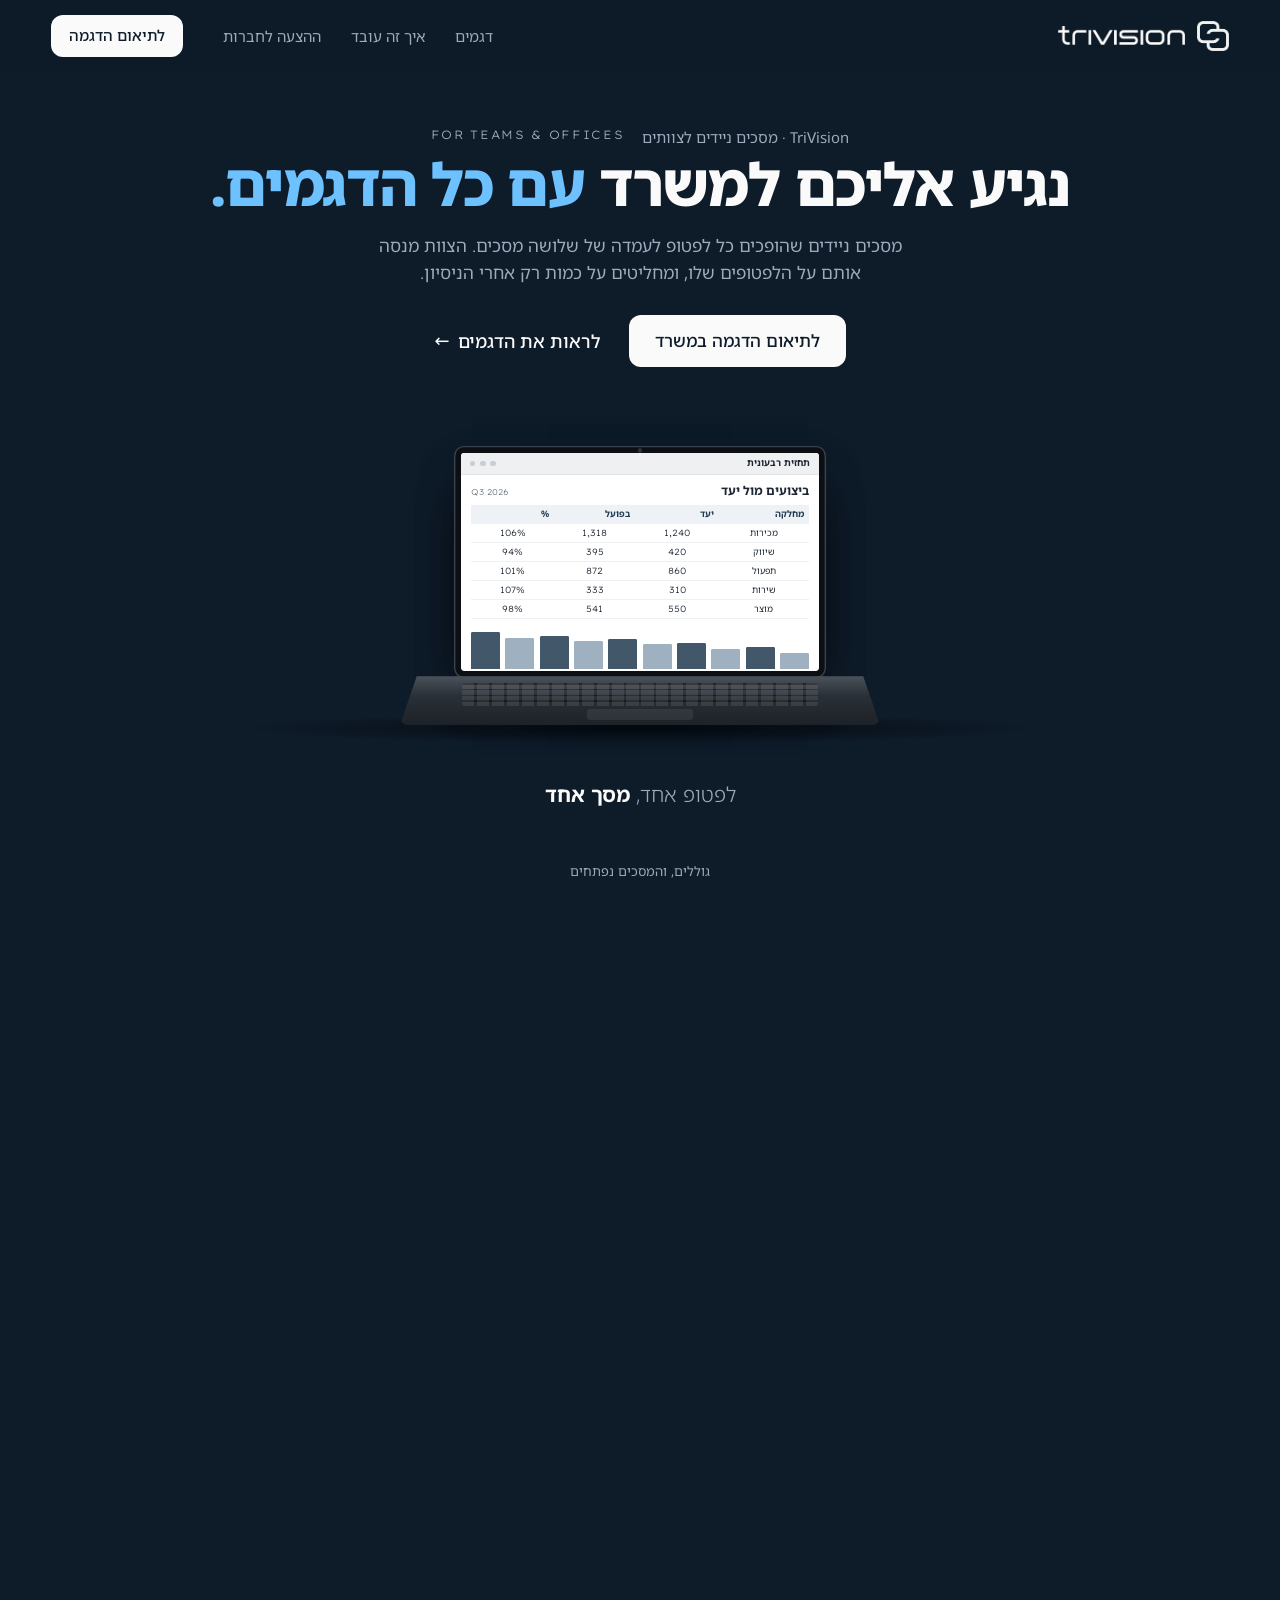
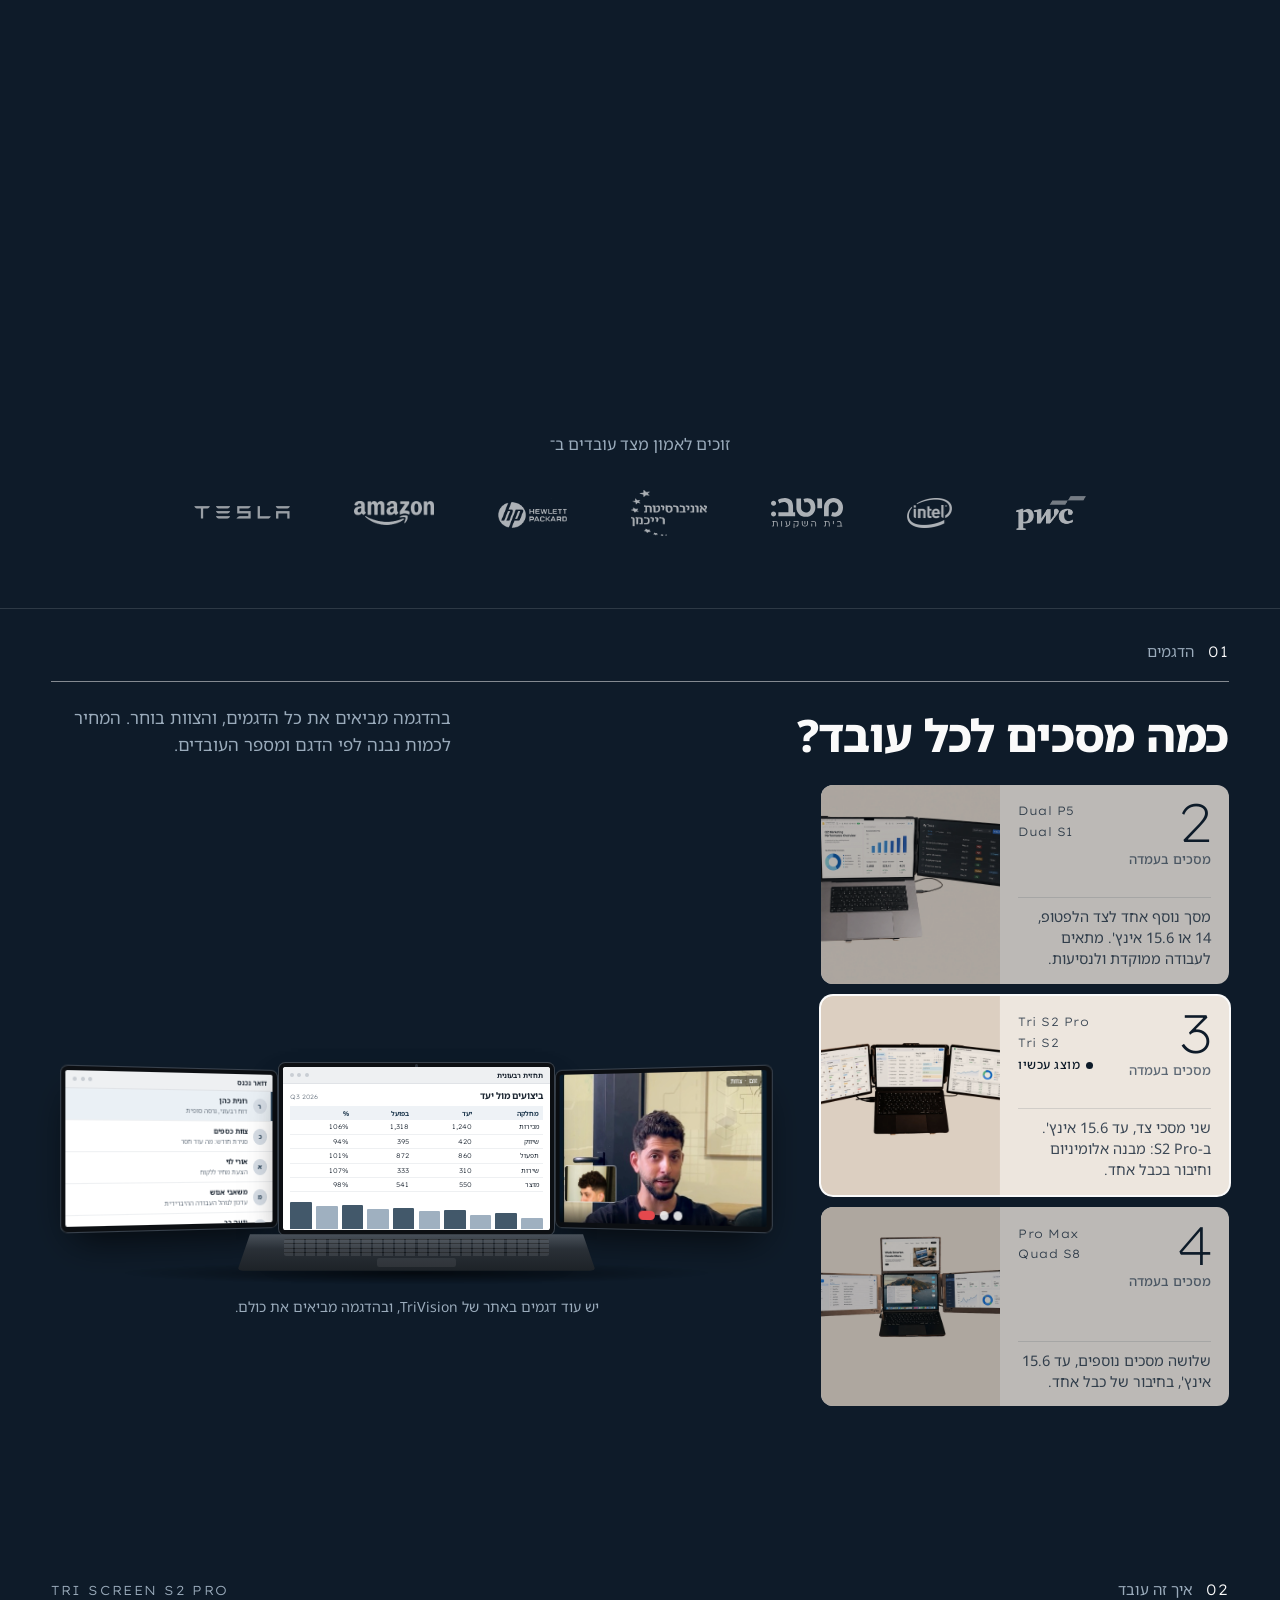
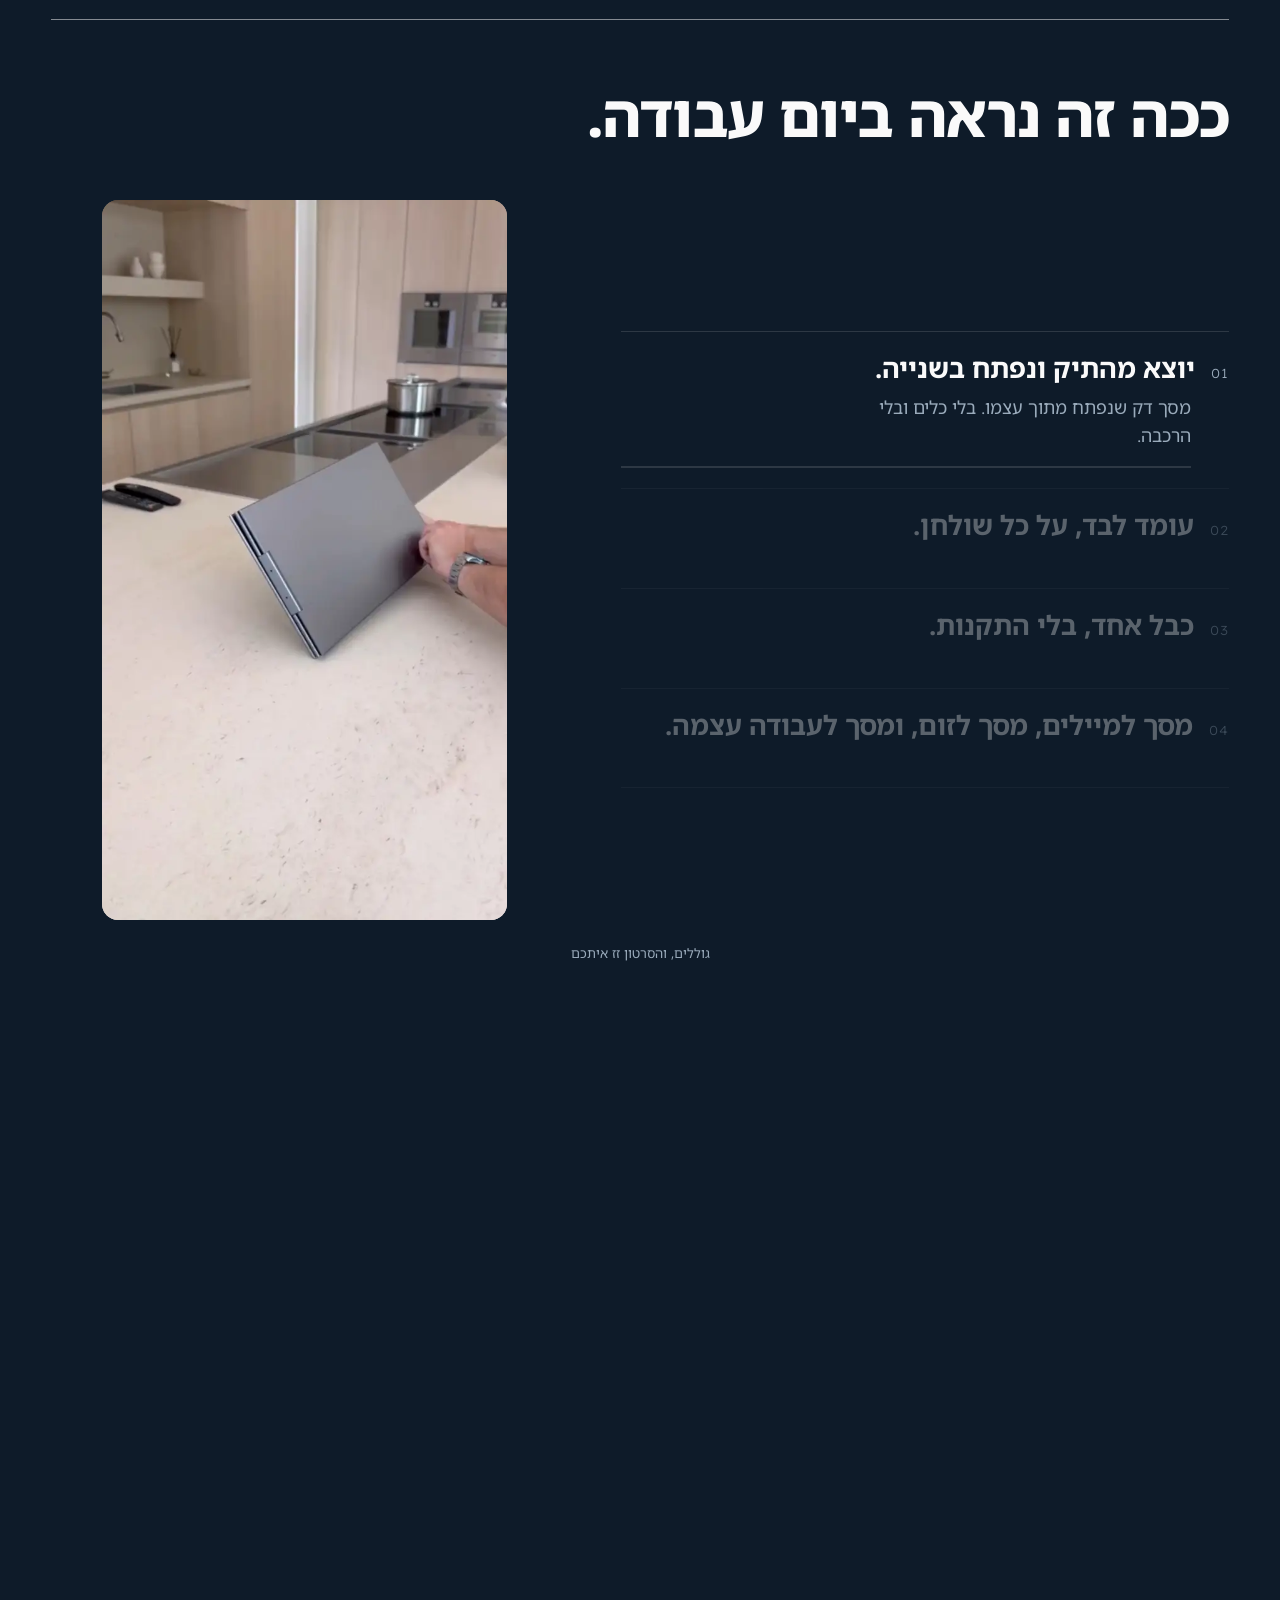
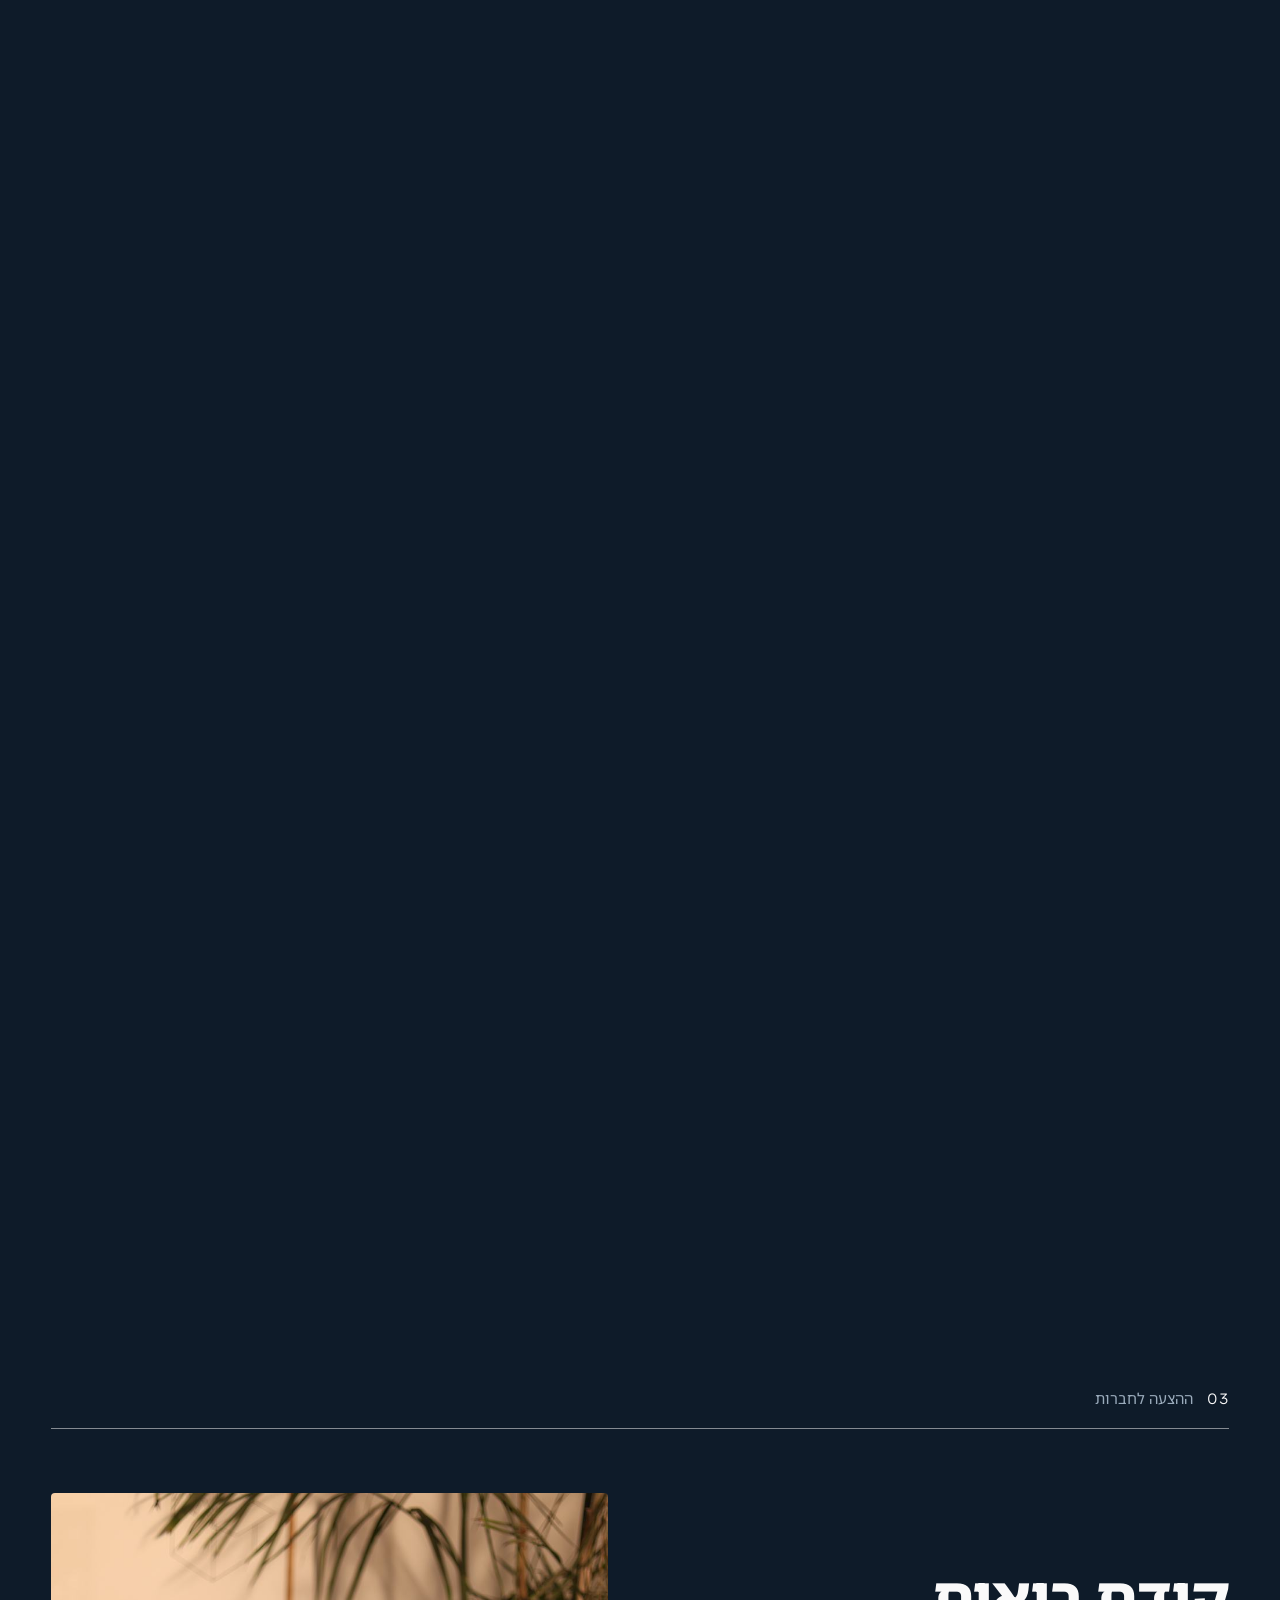
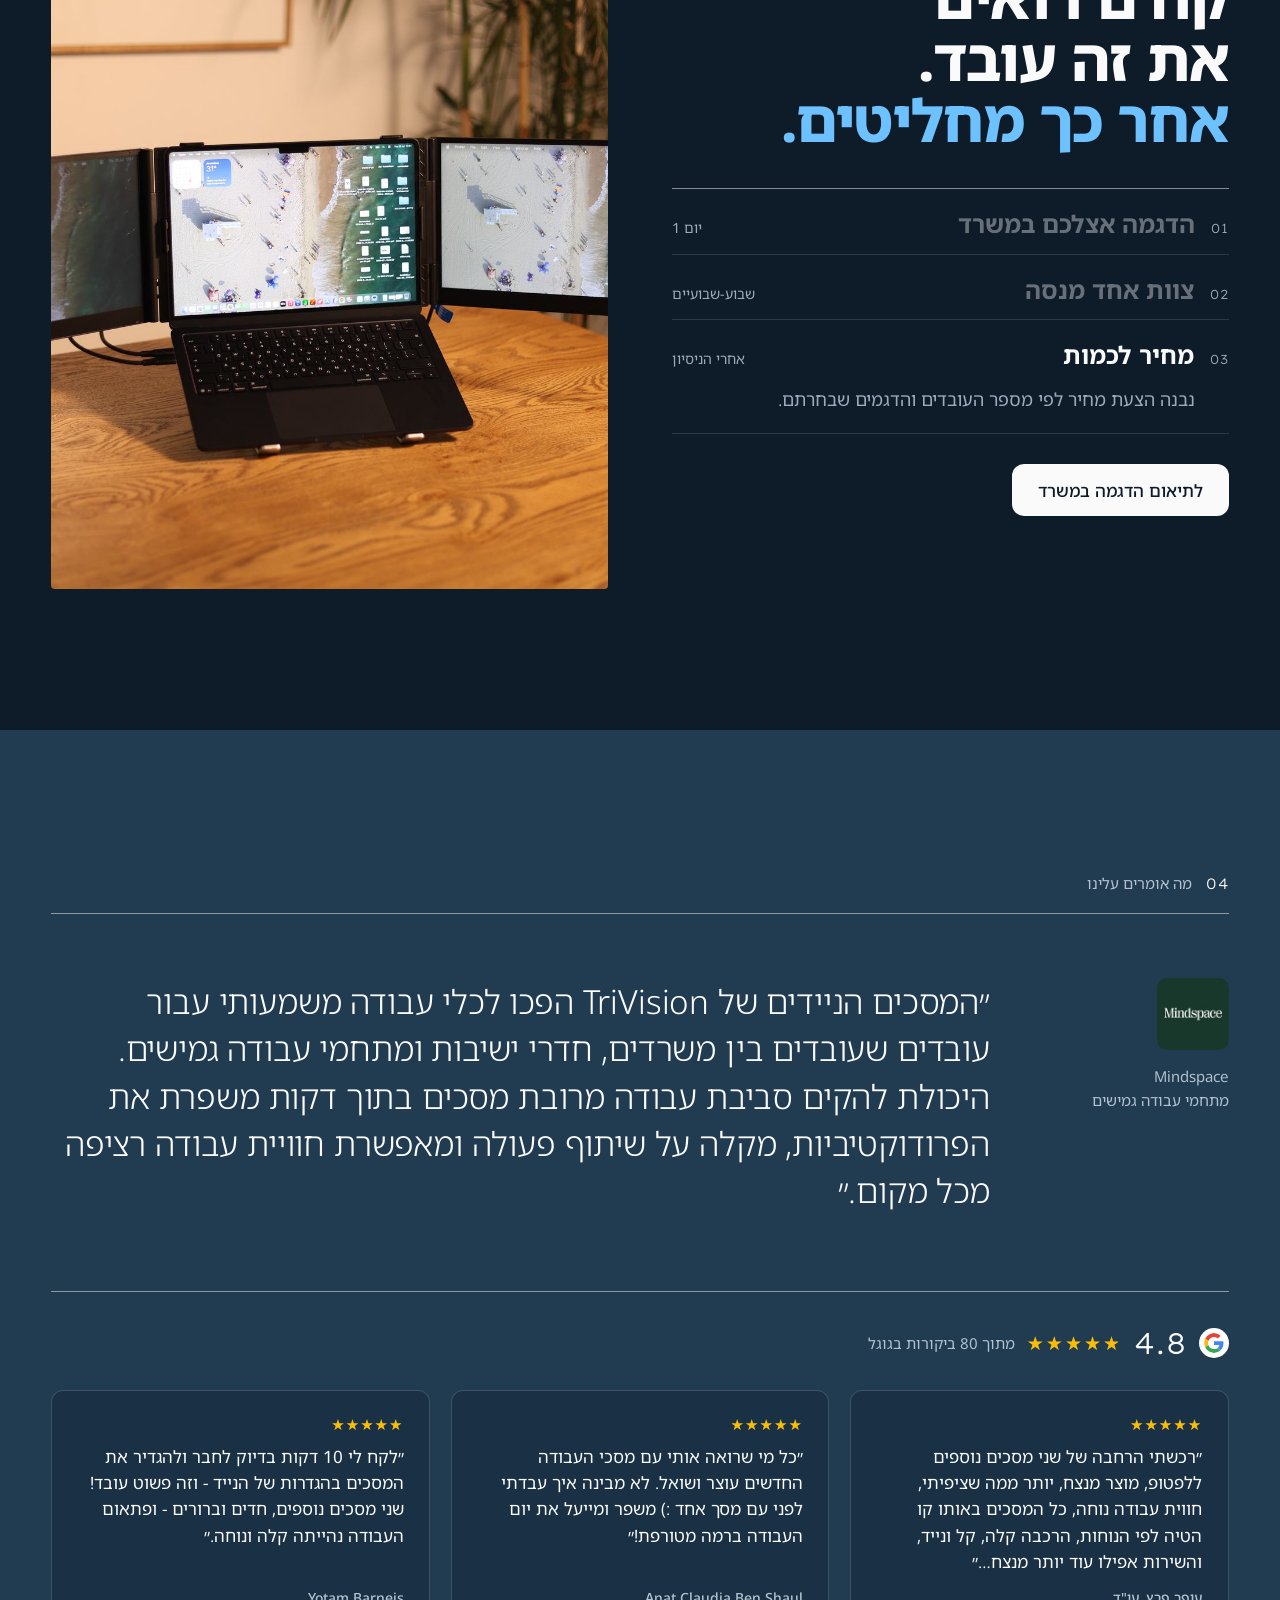
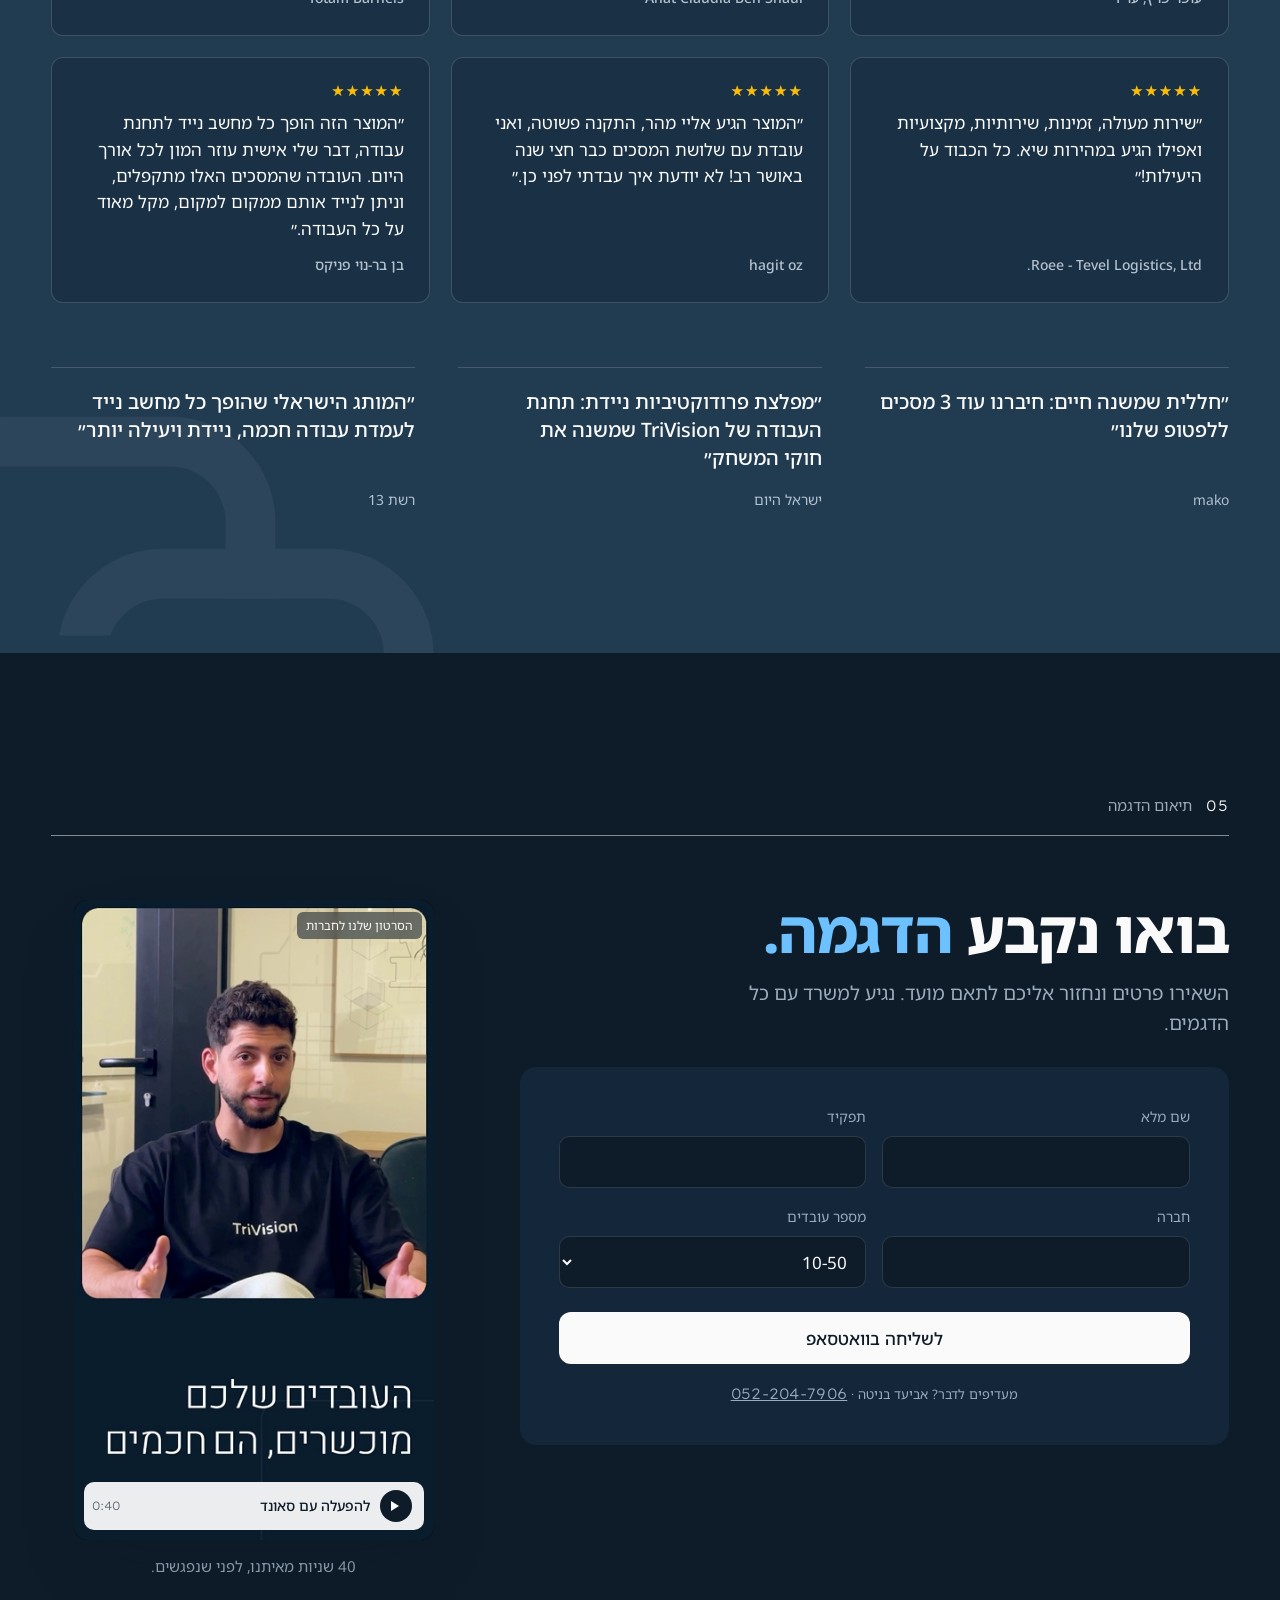
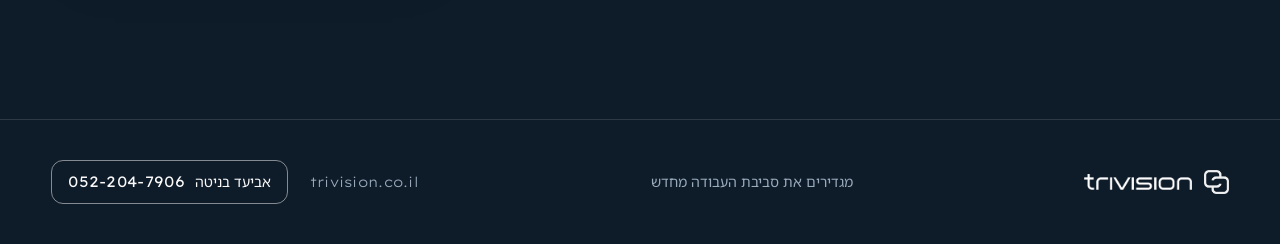
<file: index.html>
<!doctype html>
<html lang="he" dir="rtl" data-theme="night" data-page="root" data-endpoint="https://bennivbee.app.n8n.cloud/webhook/trivision-lp">
<head>
<meta charset="utf-8">
<meta name="viewport" content="width=device-width, initial-scale=1">
<meta name="robots" content="noindex, nofollow">
<title>TriVision לחברות</title>
<meta name="description" content="מסכים ניידים לצוותים: הדגמה במשרד, תקופת ניסיון ומחיר לכמות.">
<meta property="og:type" content="website">
<meta property="og:locale" content="he_IL">
<meta property="og:site_name" content="TriVision">
<meta property="og:title" content="TriVision לחברות">
<meta property="og:description" content="מסכים ניידים לצוותים: הדגמה במשרד, תקופת ניסיון ומחיר לכמות.">
<meta property="og:image" content="https://go.triviewtech.com/assets/img/p0452.jpg">
<meta property="og:image:width" content="1800">
<meta property="og:image:height" content="1200">
<meta name="twitter:card" content="summary_large_image">
<link rel="icon" href="assets/brand/icon-navy.png">
<link rel="preconnect" href="https://fonts.googleapis.com"><link rel="preconnect" href="https://fonts.gstatic.com" crossorigin><link rel="stylesheet" href="https://fonts.googleapis.com/css2?family=Noto+Sans+Hebrew:wght@300;400;500;700;800&family=Lexend+Exa:wght@200;300;400&display=swap">
<link rel="stylesheet" href="assets/css/site.css">
<link rel="stylesheet" href="assets/css/night.css">
</head>
<body>
<a class="skip" href="#main">דילוג לתוכן</a>
<header class="hdr">
  <div class="wrap hdr__in">
    <a class="logo" href="#top" aria-label="TriVision, לראש הדף"><img class="logo__icon" src="assets/brand/icon-navy.png" alt=""><img class="logo__word" src="assets/brand/wordmark-ink.png" alt="trivision"></a>
    <nav class="nav" aria-label="ניווט בדף"><a href="#models">דגמים</a><a href="#how">איך זה עובד</a><a href="#offer">ההצעה לחברות</a></nav>
    <a class="btn btn--sm" href="#demo">לתיאום הדגמה</a>
  </div>
</header>
<main id="main">
<section class="hero3 hero3--c" id="top" data-hero data-unfold>
  <div class="hero3__track">
    <div class="hero3__sticky">
      <div class="wrap hero3__grid">
        <div class="hero3__copy">
          <div class="hero3__eyebrow"><span>TriVision · מסכים ניידים לצוותים</span><span class="latin">FOR TEAMS &amp; OFFICES</span></div>
          <h1>נגיע אליכם למשרד <span class="shade">עם כל הדגמים.</span></h1>
          <p class="hero3__sub">מסכים ניידים שהופכים כל לפטופ לעמדה של שלושה מסכים. הצוות מנסה אותם על הלפטופים שלו, ומחליטים על כמות רק אחרי הניסיון.</p>
          <div class="cta-row"><a class="btn" href="#demo">לתיאום הדגמה במשרד</a><a class="link-more" href="#models">לראות את הדגמים <span aria-hidden="true">←</span></a></div>
        </div><div class="hero3__dev">
          <div class="dev" data-unfold-dev role="img" aria-label="לפטופ עם מסכים ניידים של TriVision שנפתחים לצדדים">
      <div class="dev__rig">
        <span class="dev__shadow"></span>
        
        <div class="dev__scr dev__scr--l"><div class="ui"><div class="ui__bar">דואר נכנס<i></i><i></i><i></i></div><div class="mail__row is-sel"><em>ר</em><b>רונית כהן</b><span>דוח רבעוני, גרסה סופית</span></div><div class="mail__row"><em>כ</em><b>צוות כספים</b><span>סגירת חודש: מה עוד חסר</span></div><div class="mail__row"><em>א</em><b>אורי לוי</b><span>הצעת מחיר ללקוח</span></div><div class="mail__row"><em>מ</em><b>משאבי אנוש</b><span>עדכון לנוהל העבודה ההיברידית</span></div><div class="mail__row"><em>נ</em><b>נועה בר</b><span>סיכום ישיבת הנהלה</span></div><div class="mail__row"><em>ת</em><b>תמיכה</b><span>עדכון תוכנה ביום חמישי</span></div><div class="mail__row"><em>ד</em><b>דנה שמיר</b><span>הזמנה לפגישה: תכנון 2027</span></div></div></div>
        <a class="dev__scr dev__scr--r" href="#pitch" data-play-pitch aria-label="לצפייה בסרטון לחברות"><div class="ui call"><video muted playsinline loop preload="metadata" poster="assets/img/poster-master.jpg" data-zoom-video><source src="assets/video/b2b-master.mp4" type="video/mp4"></video><span class="call__live">זום · צוות</span><span class="call__self"><img src="assets/img/face-self.jpg" alt=""></span><span class="call__ctl"><i></i><i></i><i class="end"></i></span></div></a>
        <div class="dev__lid"><div class="ui sheet"><div class="ui__bar">תחזית רבעונית<i></i><i></i><i></i></div>
          <div class="sheet__title">ביצועים מול יעד<small>Q3 2026</small></div>
          <table><tr><th>מחלקה</th><th>יעד</th><th>בפועל</th><th>%</th></tr><tr><td>מכירות</td><td>1,240</td><td>1,318</td><td>106%</td></tr><tr><td>שיווק</td><td>420</td><td>395</td><td>94%</td></tr><tr><td>תפעול</td><td>860</td><td>872</td><td>101%</td></tr><tr><td>שירות</td><td>310</td><td>333</td><td>107%</td></tr><tr><td>מוצר</td><td>550</td><td>541</td><td>98%</td></tr></table>
          <div class="sheet__bars"><i style="height:38%"></i><i style="height:52%"></i><i style="height:46%"></i><i style="height:61%"></i><i style="height:58%"></i><i style="height:70%"></i><i style="height:66%"></i><i style="height:78%"></i><i style="height:74%"></i><i style="height:88%"></i></div></div></div>
        <div class="dev__deck"></div>
        <div class="dev__lbls" aria-hidden="true"><span class="l">מסך למיילים</span><span class="c">מסך לעבודה עצמה</span><span class="r">מסך לזום</span></div>
      </div>
    </div>
          <p class="hero3__count">לפטופ אחד, <b data-count>מסך אחד</b></p>
        </div>
      </div>
      <p class="hero3__hint">גוללים, והמסכים נפתחים</p>
    </div>
  </div>
</section>
<section class="trust" aria-label="לקוחות">
  <div class="wrap trust__in">
    <p class="trust__label">זוכים לאמון מצד עובדים ב־</p>
    <ul class="trust__logos"><li><img src="assets/logos/ink/pwc.png" alt="PwC" style="--h:34px" loading="lazy"></li><li><img src="assets/logos/ink/intel.png" alt="Intel" style="--h:30px" loading="lazy"></li><li><img src="assets/logos/x.svg" alt="מיטב" style="--h:30px" loading="lazy"></li><li><img src="assets/logos/ink/reichmanuni_svg.png" alt="אוניברסיטת רייכמן" style="--h:46px" loading="lazy"></li><li><img src="assets/logos/ink/36.png" alt="HP" style="--h:30px" loading="lazy"></li><li><img src="assets/logos/ink/29.png" alt="Amazon" style="--h:24px" loading="lazy"></li><li><img src="assets/logos/ink/34.png" alt="Tesla" style="--h:13px" loading="lazy"></li></ul>
  </div>
</section>

<section class="prod" id="models" data-prod data-n="3">
  <div class="wrap prod__wrap">
    <header class="sec__head"><span class="sec__num">01</span><span class="sec__label">הדגמים</span></header>
    <div class="prod__head">
      <h2 class="h2">כמה מסכים לכל עובד?</h2>
      <p class="lede">בהדגמה מביאים את כל הדגמים, והצוות בוחר. המחיר לכמות נבנה לפי הדגם ומספר העובדים.</p>
    </div>
    <div class="prod__main">
      <div class="prod__cards" role="tablist" aria-label="בחירת דגם"><button class="pcard" type="button" role="tab" data-n="2" aria-selected="false"><span class="pcard__top"><span class="pcard__n">2<small>מסכים בעמדה</small></span><span class="pcard__names">Dual P5<br>Dual S1<br><span class="pcard__sel">מוצג עכשיו</span></span></span><span class="pcard__img"><img src="assets/img/dual-p5.jpg" alt="" loading="lazy"></span><span class="pcard__p">מסך נוסף אחד לצד הלפטופ, 14 או 15.6 אינץ'. מתאים לעבודה ממוקדת ולנסיעות.</span></button><button class="pcard" type="button" role="tab" data-n="3" aria-selected="true"><span class="pcard__top"><span class="pcard__n">3<small>מסכים בעמדה</small></span><span class="pcard__names">Tri S2 Pro<br>Tri S2<br><span class="pcard__sel">מוצג עכשיו</span></span></span><span class="pcard__img"><img src="assets/img/tri-s2.jpg" alt="" loading="lazy"></span><span class="pcard__p">שני מסכי צד, עד 15.6 אינץ'. ב-<bdi>S2 Pro</bdi>: מבנה אלומיניום וחיבור בכבל אחד.</span></button><button class="pcard" type="button" role="tab" data-n="4" aria-selected="false"><span class="pcard__top"><span class="pcard__n">4<small>מסכים בעמדה</small></span><span class="pcard__names">Pro Max<br>Quad S8<br><span class="pcard__sel">מוצג עכשיו</span></span></span><span class="pcard__img"><img src="assets/img/quad-s8.jpg" alt="" loading="lazy"></span><span class="pcard__p">שלושה מסכים נוספים, עד 15.6 אינץ', בחיבור של כבל אחד.</span></button></div>
      <div class="prod__stage"><div class="dev dev--quad" data-n="3" data-prod-dev role="img" aria-label="לפטופ עם מסכים ניידים של TriVision שנפתחים לצדדים">
      <div class="dev__rig">
        <span class="dev__shadow"></span>
        <div class="dev__scr dev__scr--t"><div class="ui chart"><div class="chart__kpis"><div><b>1,284</b>פניות</div><div><b>312</b>סגירות</div><div><b>4.6</b>ממוצע</div></div>
        <svg viewBox="0 0 200 60" preserveAspectRatio="none" aria-hidden="true"><polyline fill="none" stroke="#213b51" stroke-width="1.6" points="0,48 18,44 36,46 54,36 72,38 90,28 108,31 126,22 144,24 162,14 180,16 200,8"/><polyline fill="none" stroke="#8fa3b5" stroke-width="1.2" points="0,54 20,52 40,50 60,47 80,48 100,42 120,43 140,38 160,36 180,33 200,30"/></svg></div></div>
        <div class="dev__scr dev__scr--l"><div class="ui"><div class="ui__bar">דואר נכנס<i></i><i></i><i></i></div><div class="mail__row is-sel"><em>ר</em><b>רונית כהן</b><span>דוח רבעוני, גרסה סופית</span></div><div class="mail__row"><em>כ</em><b>צוות כספים</b><span>סגירת חודש: מה עוד חסר</span></div><div class="mail__row"><em>א</em><b>אורי לוי</b><span>הצעת מחיר ללקוח</span></div><div class="mail__row"><em>מ</em><b>משאבי אנוש</b><span>עדכון לנוהל העבודה ההיברידית</span></div><div class="mail__row"><em>נ</em><b>נועה בר</b><span>סיכום ישיבת הנהלה</span></div><div class="mail__row"><em>ת</em><b>תמיכה</b><span>עדכון תוכנה ביום חמישי</span></div><div class="mail__row"><em>ד</em><b>דנה שמיר</b><span>הזמנה לפגישה: תכנון 2027</span></div></div></div>
        <div class="dev__scr dev__scr--r"><div class="ui call"><img class="call__main" src="assets/img/poster-master.jpg" alt=""><span class="call__live">זום · צוות</span><span class="call__self"><img src="assets/img/face-self.jpg" alt=""></span><span class="call__ctl"><i></i><i></i><i class="end"></i></span></div></div>
        <div class="dev__lid"><div class="ui sheet"><div class="ui__bar">תחזית רבעונית<i></i><i></i><i></i></div>
          <div class="sheet__title">ביצועים מול יעד<small>Q3 2026</small></div>
          <table><tr><th>מחלקה</th><th>יעד</th><th>בפועל</th><th>%</th></tr><tr><td>מכירות</td><td>1,240</td><td>1,318</td><td>106%</td></tr><tr><td>שיווק</td><td>420</td><td>395</td><td>94%</td></tr><tr><td>תפעול</td><td>860</td><td>872</td><td>101%</td></tr><tr><td>שירות</td><td>310</td><td>333</td><td>107%</td></tr><tr><td>מוצר</td><td>550</td><td>541</td><td>98%</td></tr></table>
          <div class="sheet__bars"><i style="height:38%"></i><i style="height:52%"></i><i style="height:46%"></i><i style="height:61%"></i><i style="height:58%"></i><i style="height:70%"></i><i style="height:66%"></i><i style="height:78%"></i><i style="height:74%"></i><i style="height:88%"></i></div></div></div>
        <div class="dev__deck"></div>
        
      </div>
    </div><p class="prod__note">יש עוד דגמים באתר של TriVision, ובהדגמה מביאים את כולם.</p></div>
    </div>
    <div class="prod__info" aria-live="polite"><div data-for="2"><b>Dual P5 · Dual S1</b><p>מסך נוסף אחד לצד הלפטופ, 14 או 15.6 אינץ'. מתאים לעבודה ממוקדת ולנסיעות.</p></div><div data-for="3"><b>Tri S2 Pro · Tri S2</b><p>שני מסכי צד, עד 15.6 אינץ'. ב-<bdi>S2 Pro</bdi>: מבנה אלומיניום וחיבור בכבל אחד.</p></div><div data-for="4"><b>Pro Max · Quad S8</b><p>שלושה מסכים נוספים, עד 15.6 אינץ', בחיבור של כבל אחד.</p></div></div>
  </div>
</section>

<section class="sec film film--short" id="how" data-film data-frames="113" data-src="assets/seq/f" data-chapters="0-40,41-65,66-92,93-112">
  <div class="wrap">
    <header class="sec__head"><span class="sec__num">02</span><span class="sec__label">איך זה עובד</span><span class="latin-end">Tri Screen S2 Pro</span></header>
    <h2 class="h2">ככה זה נראה ביום עבודה.</h2>
  </div>
  <div class="film__track">
    <div class="film__sticky">
      <div class="wrap film__grid">
        <div class="film__screen"><img class="film__poster" src="assets/seq/f000.webp" alt="מסך נייד של TriVision נפתח ומתחבר ללפטופ"><canvas aria-hidden="true"></canvas></div>
        <ol class="film__chapters"><li class="is-on"><h3>יוצא מהתיק ונפתח בשנייה.</h3><p>מסך דק שנפתח מתוך עצמו. בלי כלים ובלי הרכבה.</p><span class="film__bar"><i></i></span><img class="still" src="assets/seq/f022.webp" alt="" loading="lazy"></li><li><h3>עומד לבד, על כל שולחן.</h3><p>רגלית מתקפלת מחזיקה את המסכים ליד המחשב: בעמדה גמישה, בחדר ישיבות או בבית.</p><span class="film__bar"><i></i></span><img class="still" src="assets/seq/f058.webp" alt="" loading="lazy"></li><li><h3>כבל אחד, בלי התקנות.</h3><p>מחברים ללפטופ ומתחילים לעבוד. בדגמים <bdi>S2 Pro</bdi>, <bdi>Pro Max</bdi> ו-<bdi>Quad S8</bdi> הכול עובר בכבל אחד.</p><span class="film__bar"><i></i></span><img class="still" src="assets/seq/f084.webp" alt="" loading="lazy"></li><li><h3>מסך למיילים, מסך לזום, ומסך לעבודה עצמה.</h3><p>עמדה של שלושה מסכים בכל מקום שבו פותחים את הלפטופ.</p><span class="film__bar"><i></i></span><img class="still" src="assets/seq/f106.webp" alt="" loading="lazy"></li></ol>
      </div>
      <p class="film__hint">גוללים, והסרטון זז איתכם</p>
    </div>
  </div>
</section>

<section class="sec" id="offer">
  <div class="wrap">
    <header class="sec__head"><span class="sec__num">03</span><span class="sec__label">ההצעה לחברות</span></header>
    <div class="offer3__grid">
      <div class="offer3__copy">
        <h2 class="h2">קודם רואים את זה עובד.<br><span class="shade">אחר כך מחליטים.</span></h2>
        <ol class="stepper" data-stepper><li class="is-on"><button type="button" aria-expanded="true"><span class="n">01</span><span class="t">הדגמה אצלכם במשרד</span><span class="when">יום 1</span></button><div class="stepper__body"><p>נגיע עם כל הדגמים ונחבר אותם ללפטופים של הצוות. רואים את זה על המחשבים שלכם, לא בתמונות.</p></div><span class="stepper__bar"><i></i></span></li><li><button type="button" aria-expanded="false"><span class="n">02</span><span class="t">צוות אחד מנסה</span><span class="when">שבוע-שבועיים</span></button><div class="stepper__body"><p>נשאיר כמה מסכים לצוות אחד, כדי לראות איך זה עובד ביום עבודה רגיל.</p></div><span class="stepper__bar"><i></i></span></li><li><button type="button" aria-expanded="false"><span class="n">03</span><span class="t">מחיר לכמות</span><span class="when">אחרי הניסיון</span></button><div class="stepper__body"><p>נבנה הצעת מחיר לפי מספר העובדים והדגמים שבחרתם.</p></div><span class="stepper__bar"><i></i></span></li></ol>
        <a class="btn" href="#demo">לתיאום הדגמה במשרד</a>
      </div>
      <div class="offer3__visual" data-step-imgs><img class="is-on" src="assets/img/still-office-demo.jpg" alt="הדגמה של מסכי TriVision מול צוות במשרד" loading="lazy"><img src="assets/img/p0452.jpg" alt="עבודה על לפטופ עם שני מסכים ניידים" loading="lazy"><img src="assets/img/p0454.jpg" alt="לפטופ עם שני מסכים ניידים על שולחן עבודה" loading="lazy"></div>
    </div>
  </div>
</section>

<section class="sec tone-navy" id="proof">
  <img class="tone-mark" src="assets/brand/icon-white.png" alt="" aria-hidden="true">
  <div class="wrap">
    <header class="sec__head"><span class="sec__num">04</span><span class="sec__label">מה אומרים עלינו</span></header>
    
    <div class="quote">
      <div class="quote__who"><img src="assets/img/mindspace.jpg" alt="Mindspace" loading="lazy"><span>Mindspace<br>מתחמי עבודה גמישים</span></div>
      <blockquote><p>״המסכים הניידים של TriVision הפכו לכלי עבודה משמעותי עבור עובדים שעובדים בין משרדים, חדרי ישיבות ומתחמי עבודה גמישים. היכולת להקים סביבת עבודה מרובת מסכים בתוך דקות משפרת את הפרודוקטיביות, מקלה על שיתוף פעולה ומאפשרת חוויית עבודה רציפה מכל מקום.״</p></blockquote>
    </div>
    <div class="greviews">
      <div class="greviews__head">
        <svg class="greviews__g" viewBox="0 0 48 48" aria-hidden="true"><path fill="#EA4335" d="M24 9.5c3.5 0 6.6 1.2 9.1 3.6l6.8-6.8C35.8 2.4 30.3 0 24 0 14.6 0 6.5 5.4 2.6 13.2l7.9 6.1C12.4 13.7 17.7 9.5 24 9.5z"/><path fill="#4285F4" d="M46.9 24.5c0-1.6-.1-3.1-.4-4.5H24v9h12.9c-.6 3-2.3 5.5-4.9 7.2l7.6 5.9c4.4-4.1 7.3-10.1 7.3-17.6z"/><path fill="#FBBC05" d="M10.5 28.7c-.5-1.5-.8-3-.8-4.7s.3-3.2.8-4.7l-7.9-6.1C.9 16.5 0 20.1 0 24s.9 7.5 2.6 10.8l7.9-6.1z"/><path fill="#34A853" d="M24 48c6.5 0 11.9-2.1 15.9-5.8l-7.6-5.9c-2.1 1.4-4.9 2.3-8.3 2.3-6.3 0-11.6-4.2-13.5-9.9l-7.9 6.1C6.5 42.6 14.6 48 24 48z"/></svg>
        <span class="greviews__score latin">4.8</span>
        <span class="greviews__stars" style="--fill:96%" aria-hidden="true"></span>
        <span class="greviews__label">מתוך 80 ביקורות בגוגל</span>
      </div>
      <ul class="greviews__list" tabindex="0" aria-label="ביקורות מגוגל"><li><span class="greviews__stars" style="--fill:100%" aria-label="5 כוכבים"></span><p>״רכשתי הרחבה של שני מסכים נוספים ללפטופ, מוצר מנצח, יותר ממה שציפיתי, חווית עבודה נוחה, כל המסכים באותו קו הטיה לפי הנוחות, הרכבה קלה, קל ונייד, והשירות אפילו עוד יותר מנצח…״</p><b>עופר פרץ, עו"ד</b></li><li><span class="greviews__stars" style="--fill:100%" aria-label="5 כוכבים"></span><p>״כל מי שרואה אותי עם מסכי העבודה החדשים עוצר ושואל. לא מבינה איך עבדתי לפני עם מסך אחד :) משפר ומייעל את יום העבודה ברמה מטורפת!״</p><b>Anat Claudia Ben Shaul</b></li><li><span class="greviews__stars" style="--fill:100%" aria-label="5 כוכבים"></span><p>״לקח לי 10 דקות בדיוק לחבר ולהגדיר את המסכים בהגדרות של הנייד - וזה פשוט עובד! שני מסכים נוספים, חדים וברורים - ופתאום העבודה נהייתה קלה ונוחה.״</p><b>Yotam Barneis</b></li><li><span class="greviews__stars" style="--fill:100%" aria-label="5 כוכבים"></span><p>״שירות מעולה, זמינות, שירותיות, מקצועיות ואפילו הגיע במהירות שיא. כל הכבוד על היעילות!״</p><b>Roee - Tevel Logistics, Ltd.</b></li><li><span class="greviews__stars" style="--fill:100%" aria-label="5 כוכבים"></span><p>״המוצר הגיע אליי מהר, התקנה פשוטה, ואני עובדת עם שלושת המסכים כבר חצי שנה באושר רב! לא יודעת איך עבדתי לפני כן.״</p><b>hagit oz</b></li><li><span class="greviews__stars" style="--fill:100%" aria-label="5 כוכבים"></span><p>״המוצר הזה הופך כל מחשב נייד לתחנת עבודה, דבר שלי אישית עוזר המון לכל אורך היום. העובדה שהמסכים האלו מתקפלים, וניתן לנייד אותם ממקום למקום, מקל מאוד על כל העבודה.״</p><b>בן בר-נוי פניקס</b></li></ul>
    </div>
    <div class="pressq"><figure><blockquote>״חללית שמשנה חיים: חיברנו עוד 3 מסכים ללפטופ שלנו״</blockquote><figcaption>mako</figcaption></figure><figure><blockquote>״מפלצת פרודוקטיביות ניידת: תחנת העבודה של TriVision שמשנה את חוקי המשחק״</blockquote><figcaption>ישראל היום</figcaption></figure><figure><blockquote>״המותג הישראלי שהופך כל מחשב נייד לעמדת עבודה חכמה, ניידת ויעילה יותר״</blockquote><figcaption>רשת 13</figcaption></figure></div>
  </div>
</section>

<section class="sec" id="demo">
  <div class="wrap">
    <header class="sec__head"><span class="sec__num">05</span><span class="sec__label">תיאום הדגמה</span></header>
    <div class="demo3">
      <div>
        <div class="demo3__intro">
          <h2 class="h2">בואו נקבע <span class="shade">הדגמה.</span></h2>
          <p class="lede">השאירו פרטים ונחזור אליכם לתאם מועד. נגיע למשרד עם כל הדגמים.</p>
        </div>
        <form class="form" data-wa="972522047906" data-source="root" action="https://wa.me/972522047906">
          <label>שם מלא<input name="name" autocomplete="name" required></label>
          <label>תפקיד<input name="role" autocomplete="organization-title"></label>
          <label>חברה<input name="company" autocomplete="organization" required></label>
          <label>מספר עובדים<select name="size"><option>10-50</option><option>51-200</option><option>201-500</option><option>500+</option></select></label>
          <button class="btn" type="submit">לשליחה בוואטסאפ</button>
          <p class="form__ok" role="status">פותחים וואטסאפ עם ההודעה מוכנה. אם לא נפתח, <a class="form__go" href="https://wa.me/972522047906" rel="noopener">לחצו כאן</a>.</p>
          <p class="form__note">מעדיפים לדבר? אביעד בניטה · <a href="tel:+972522047906" class="latin" dir="ltr">052-204-7906</a></p>
        </form>
      </div>
      <div class="demo3__side">
        <figure class="pitch pitch--inline" id="pitch" data-pitch>
          <video muted playsinline loop preload="metadata" poster="assets/img/poster-master.jpg" aria-label="הסרטון של TriVision לחברות, עם כתוביות">
            <source src="assets/video/b2b-master.mp4" type="video/mp4">
          </video>
          <span class="pitch__cap">הסרטון שלנו לחברות</span>
          <button class="pitch__play" type="button"><span class="ico-play" aria-hidden="true"></span><span>להפעלה עם סאונד</span><span class="latin">0:40</span></button>
        </figure>
        <p class="demo3__vidcap">40 שניות מאיתנו, לפני שנפגשים.</p>
      </div>
    </div>
  </div>
</section>
</main>

<footer class="ftr">
  <div class="wrap ftr__in">
    <span class="logo"><img class="logo__icon" src="assets/brand/icon-navy.png" alt="" style="height:24px"><img class="logo__word" src="assets/brand/wordmark-ink.png" alt="trivision"></span>
    <span class="ftr__tag">מגדירים את סביבת העבודה מחדש</span>
    <span class="ftr__end"><span class="latin">trivision.co.il</span><a class="ftr__tel" href="tel:+972522047906"><span>אביעד בניטה</span><b class="latin" dir="ltr">052-204-7906</b></a></span>
  </div>
</footer>
<div class="sticky-cta"><a class="btn" href="#demo">לתיאום הדגמה במשרד</a></div>
<script src="assets/js/site.js" defer></script>
<script src="assets/js/night.js" defer></script>
<script src="assets/js/track.js" defer></script>
</body>
</html>
</file>
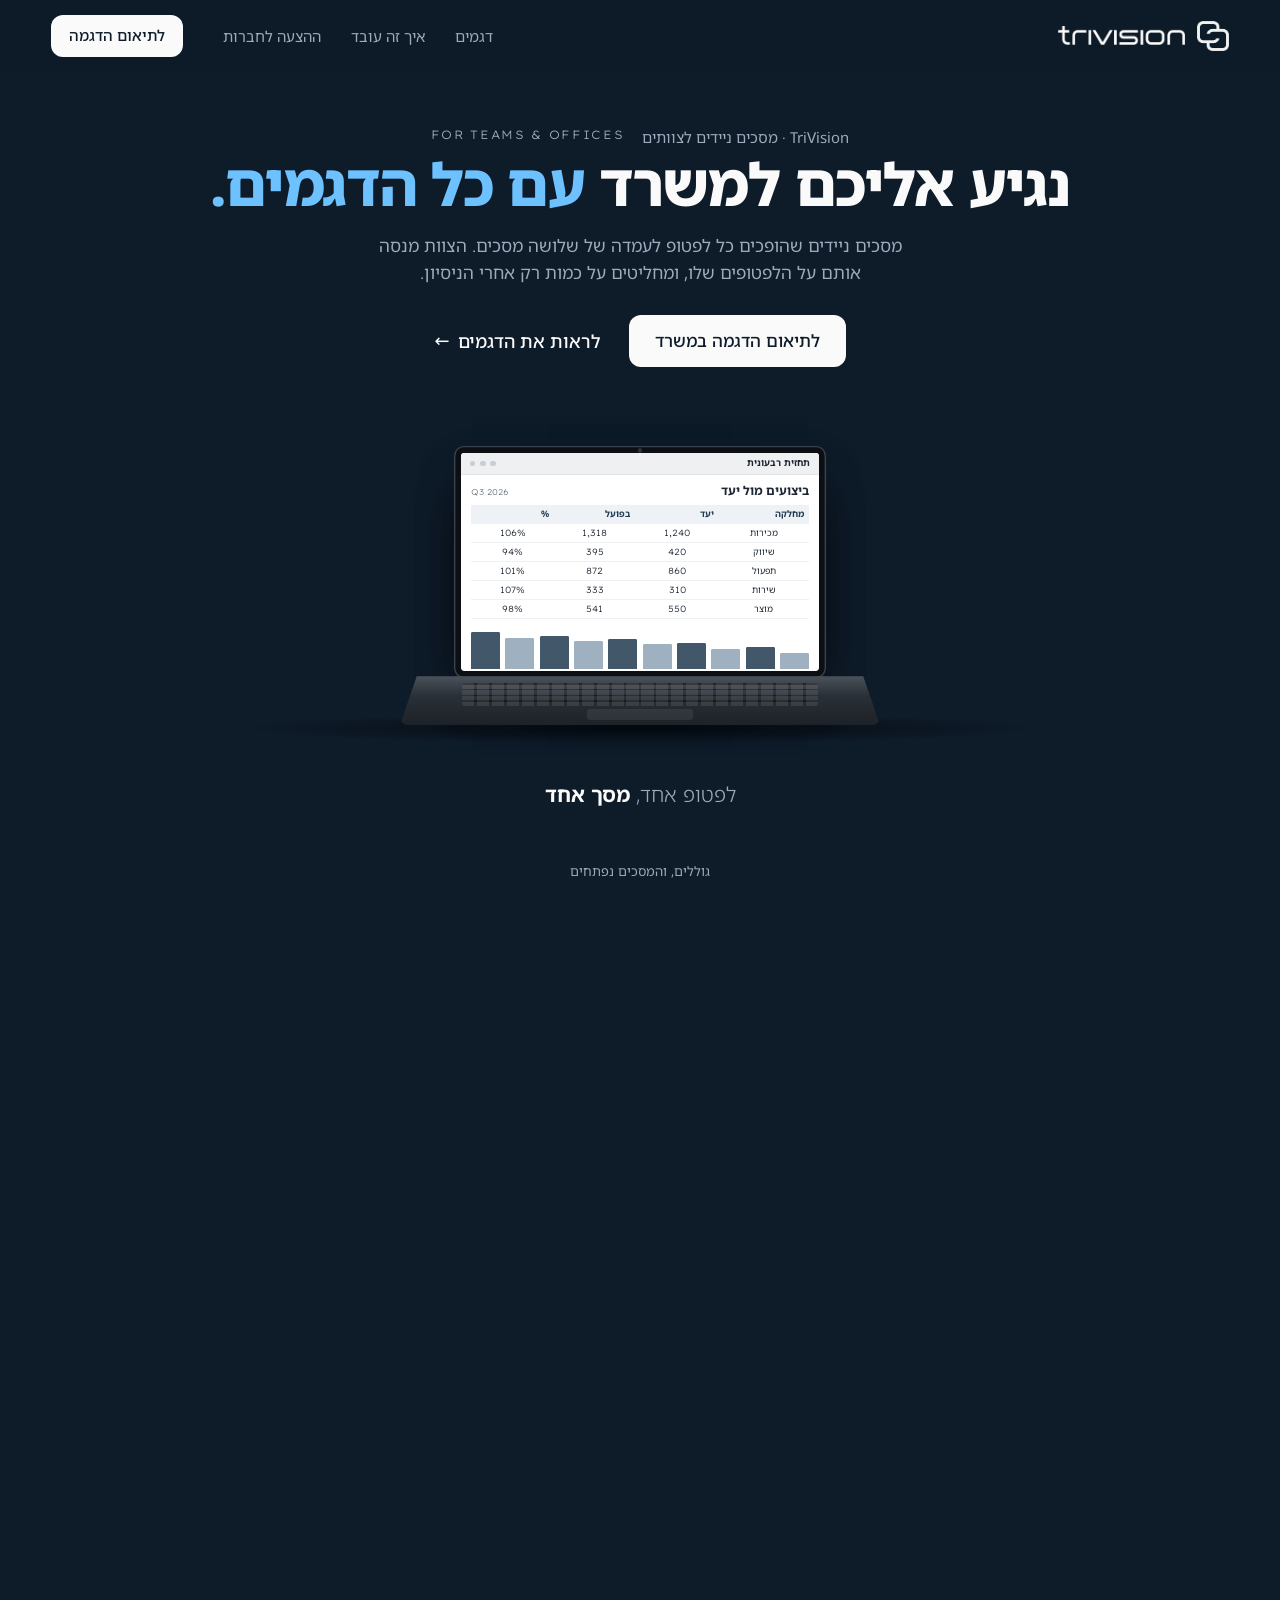
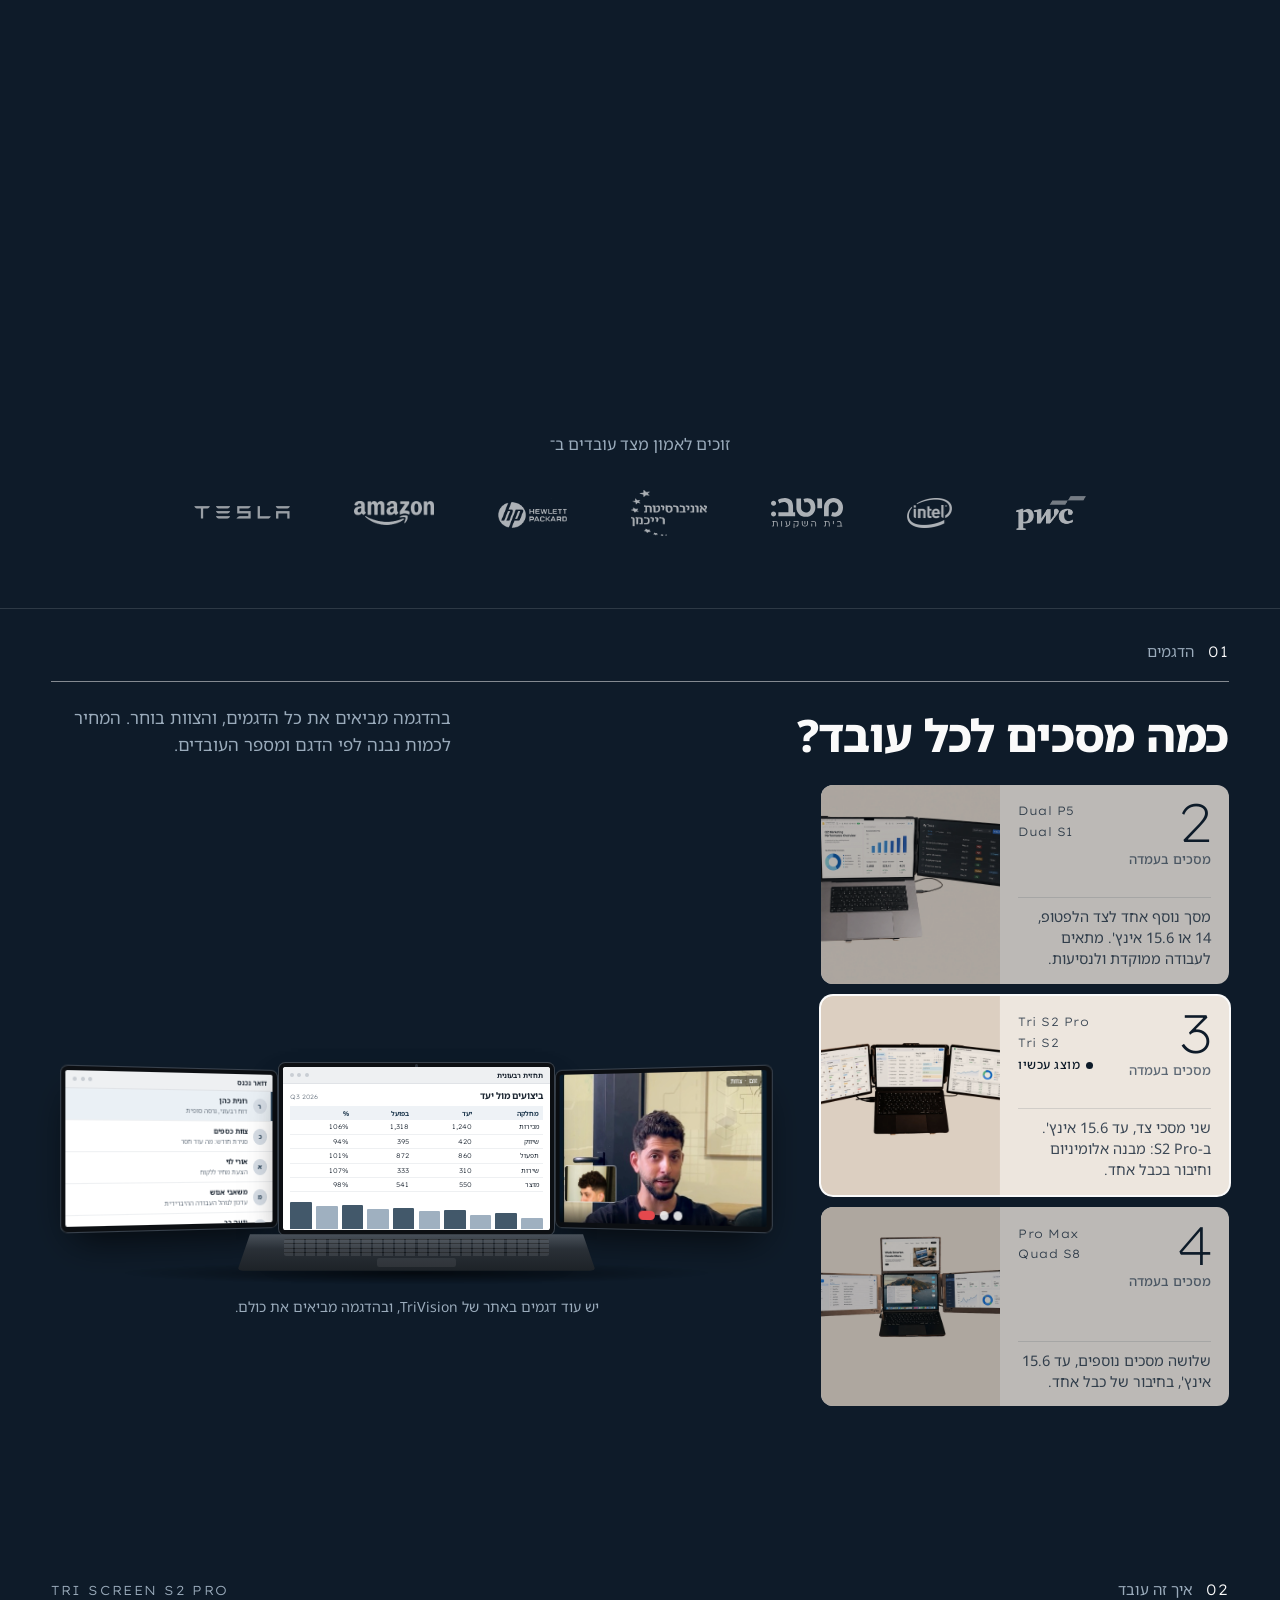
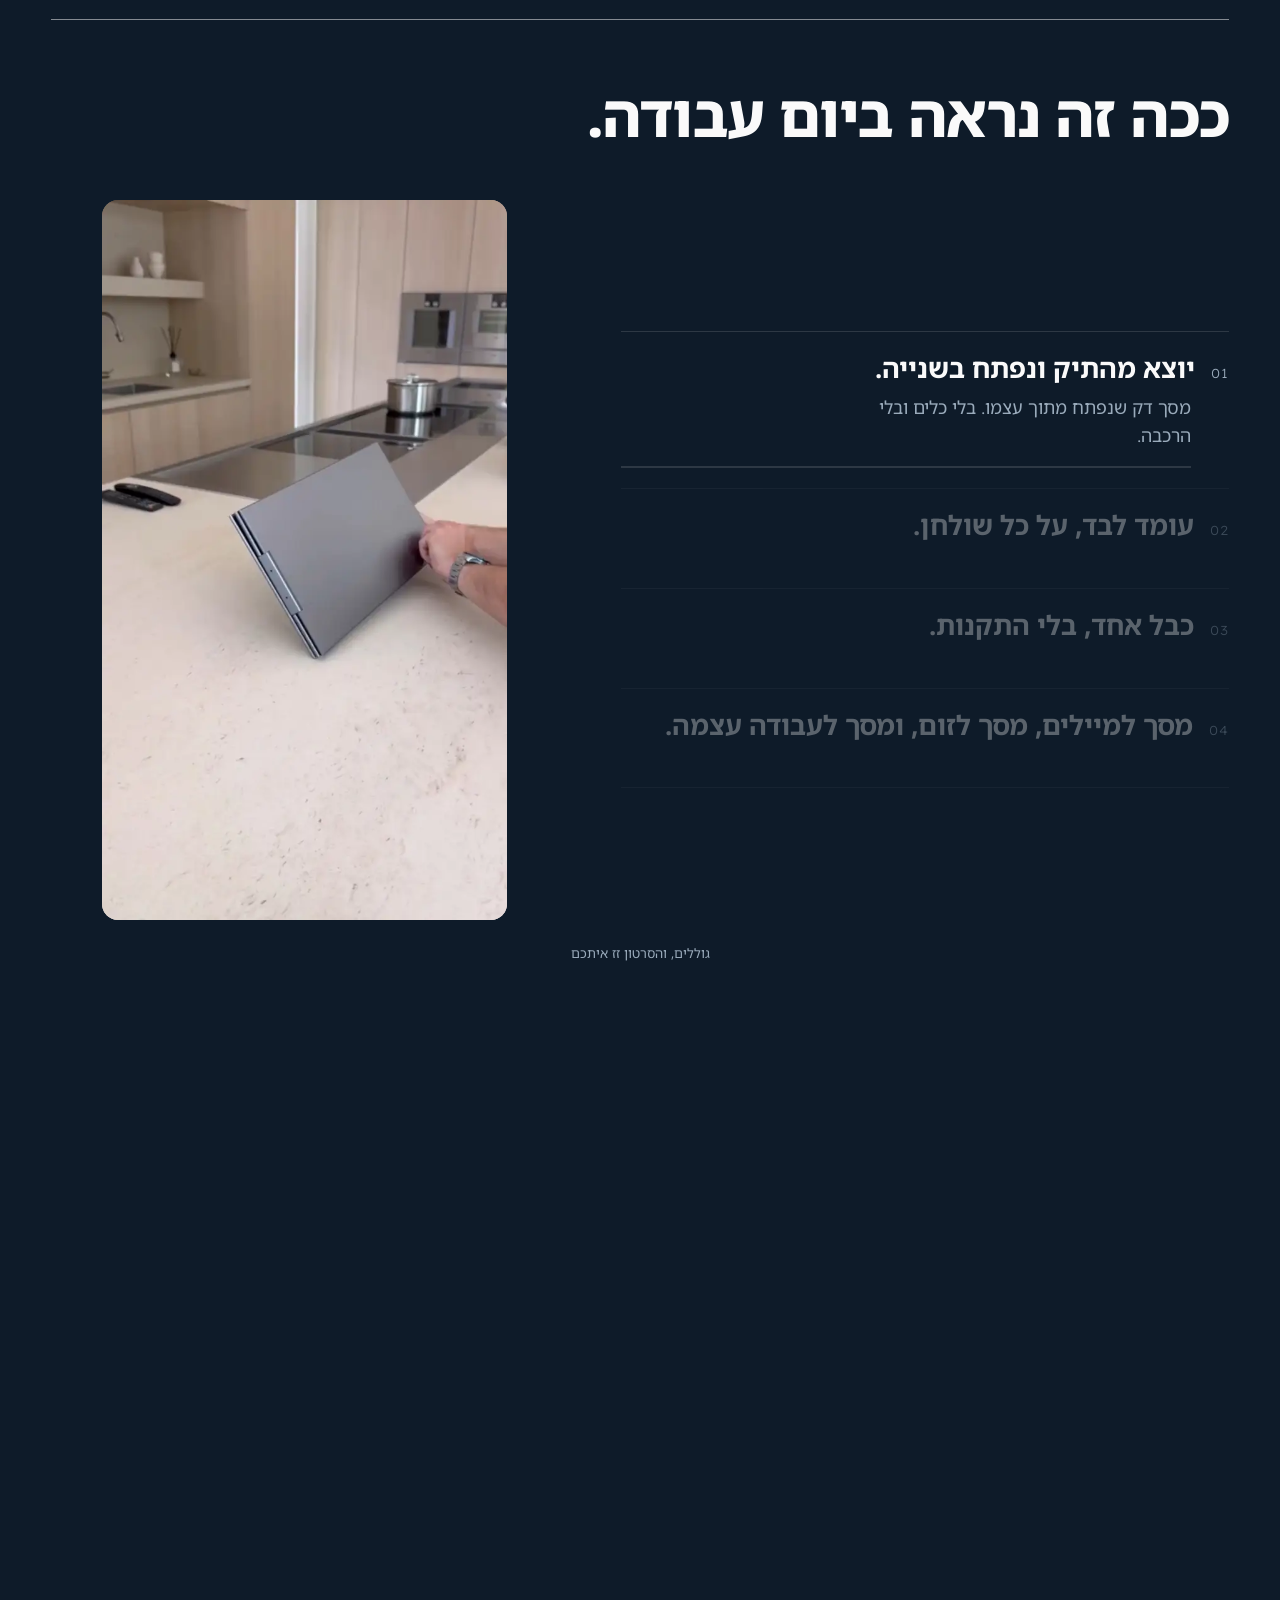
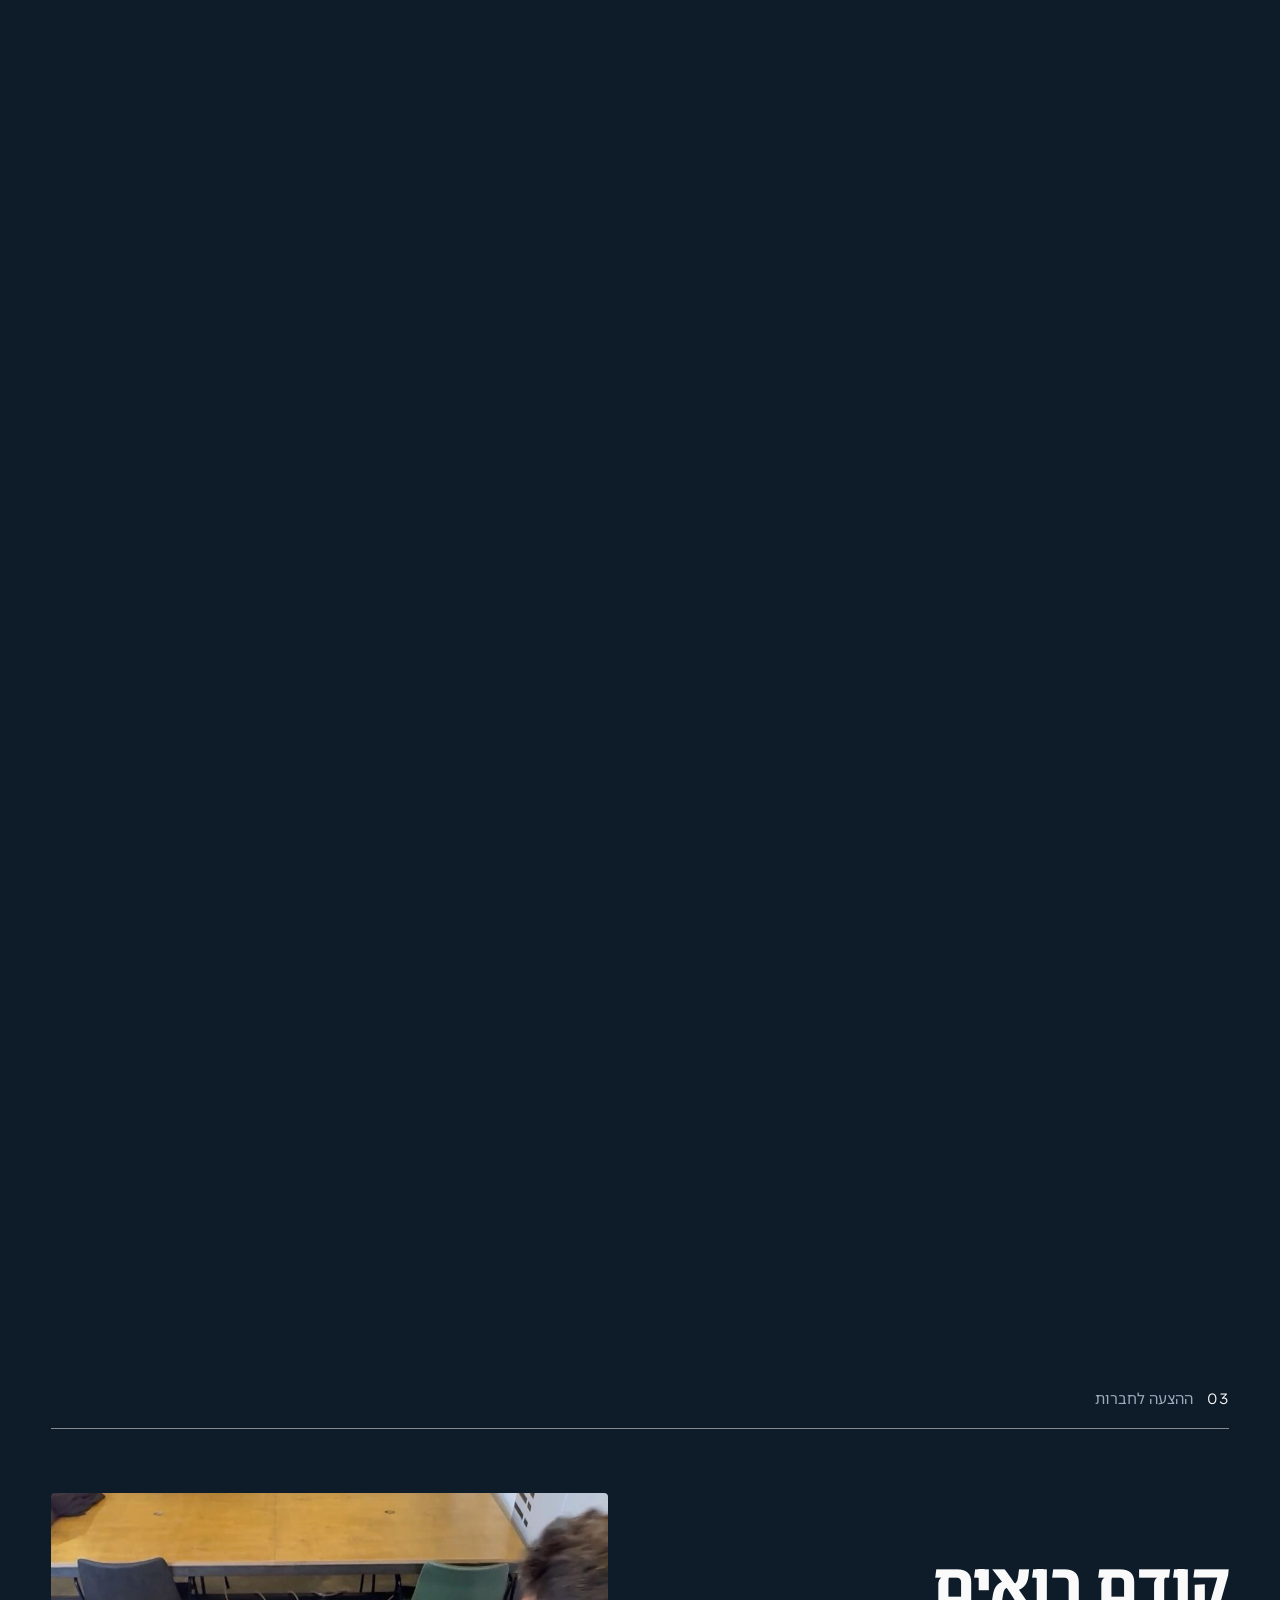
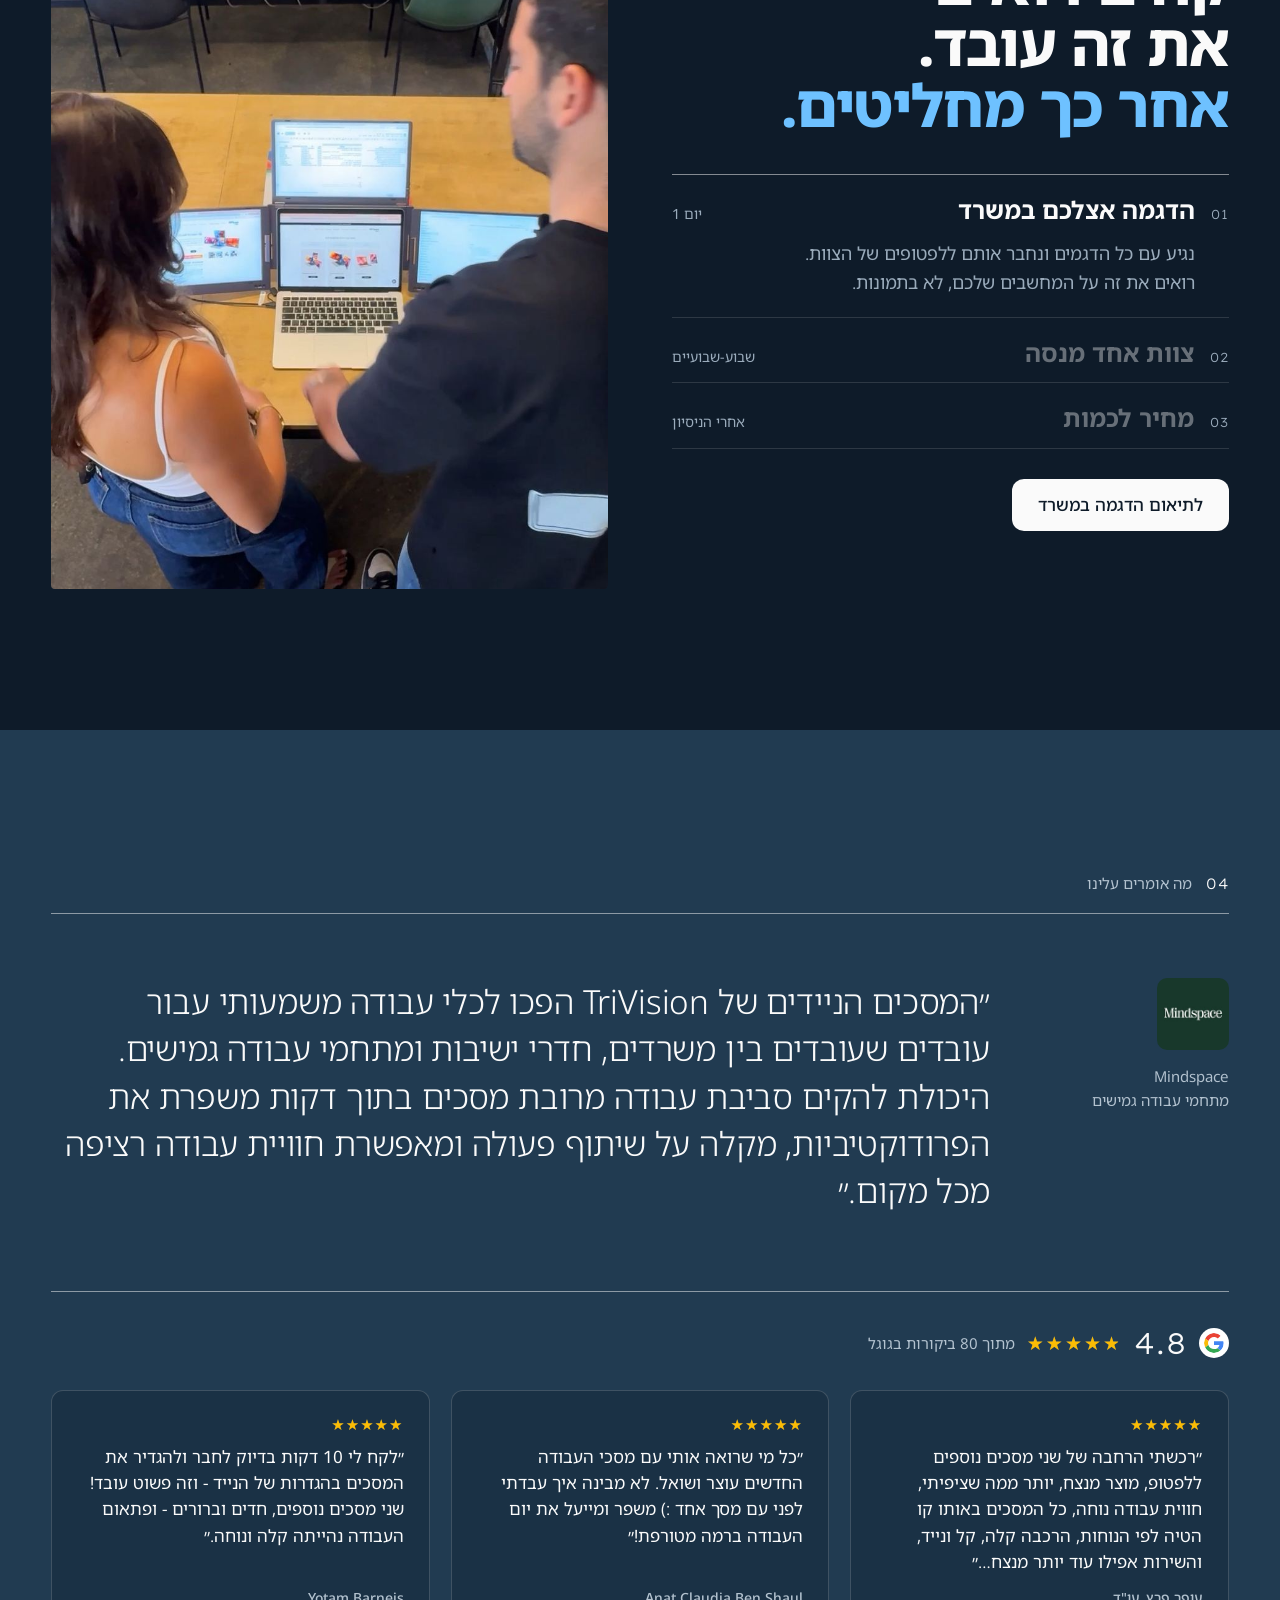
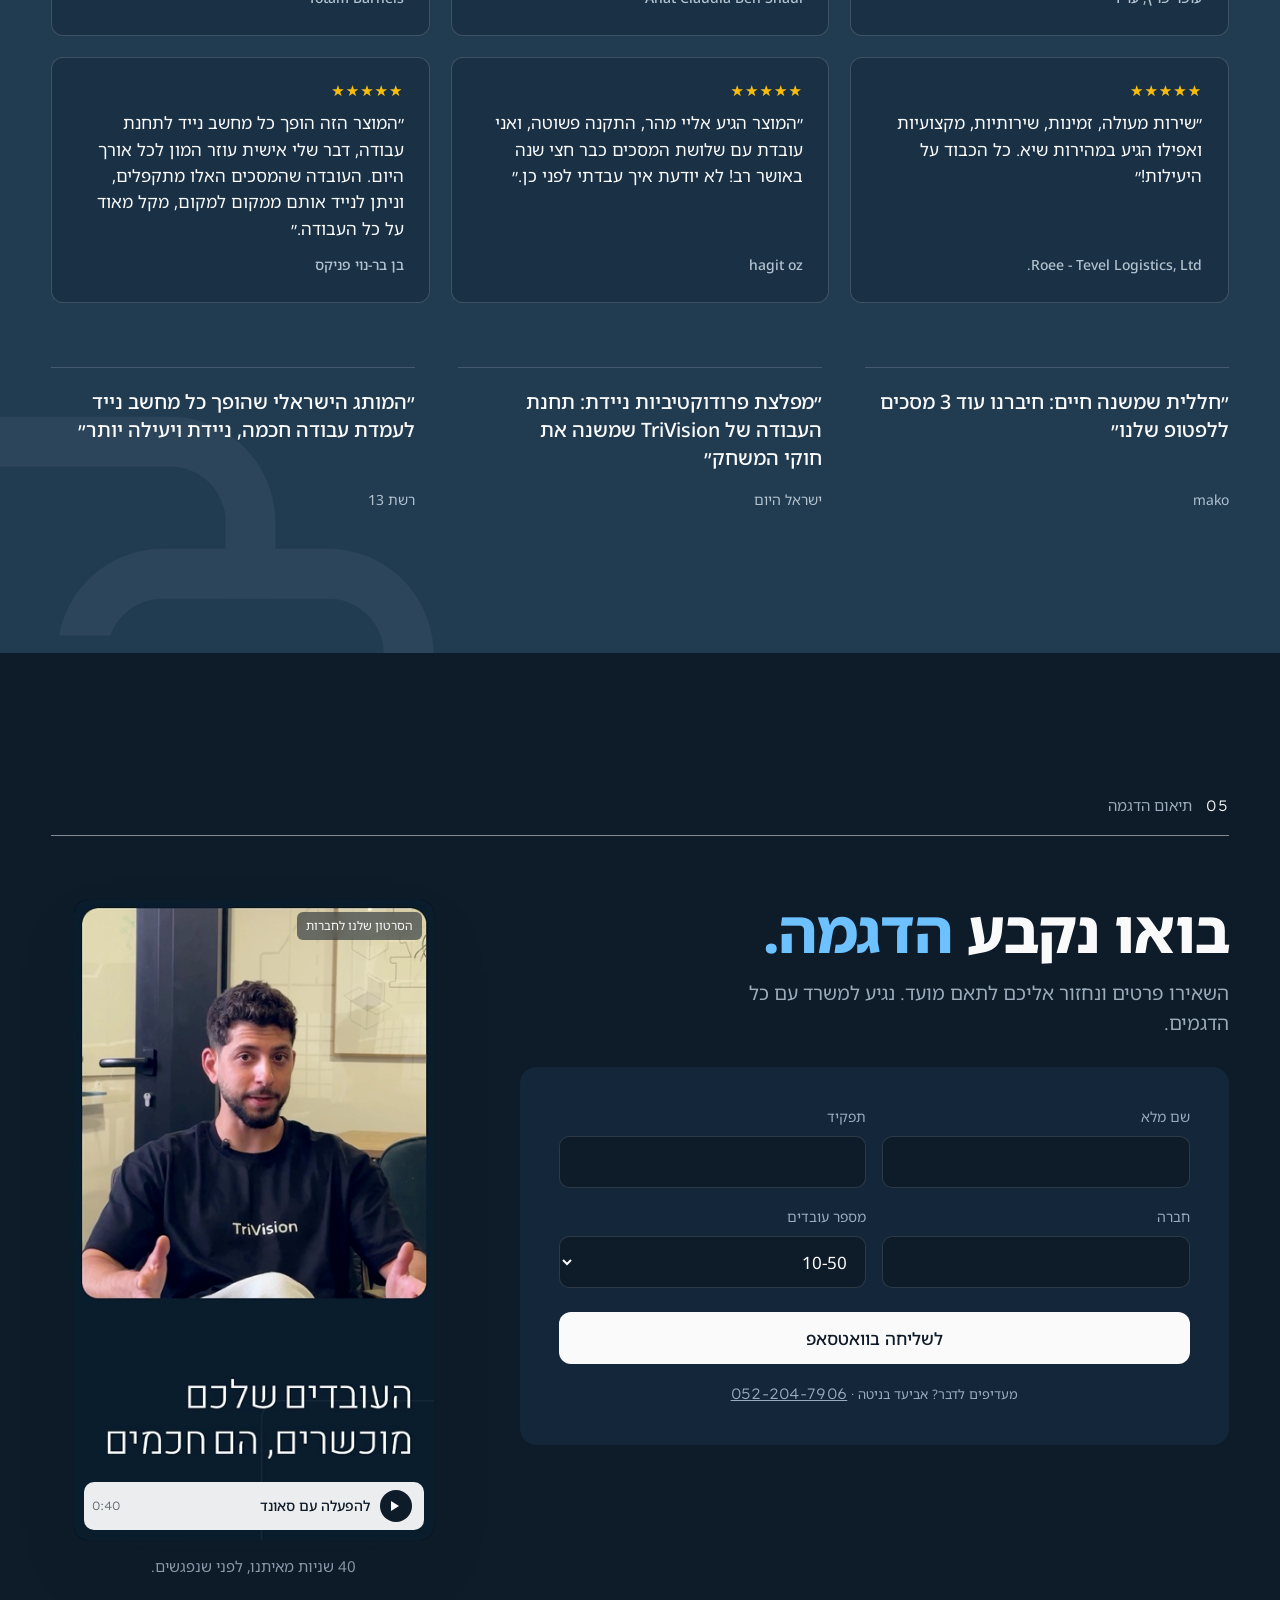
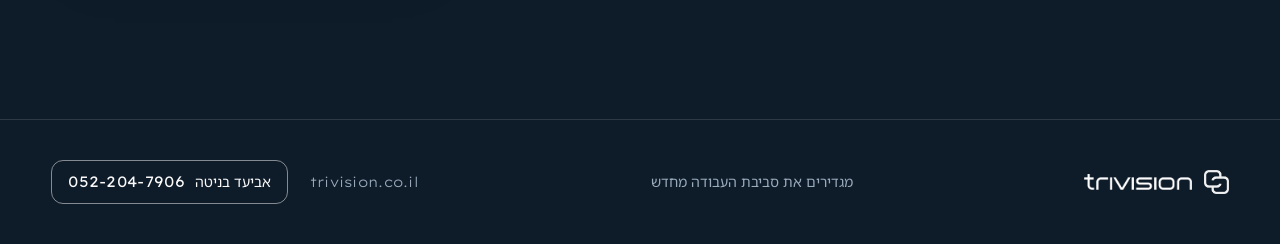
<file: a-brand/index.html>
<!doctype html><html lang="he" dir="rtl"><meta charset="utf-8"><meta name="robots" content="noindex"><meta http-equiv="refresh" content="0; url=../"><link rel="canonical" href="../"><title>TriVision לחברות</title><script>location.replace("../" + location.hash)</script><a href="../">TriVision לחברות</a></html>
</file>
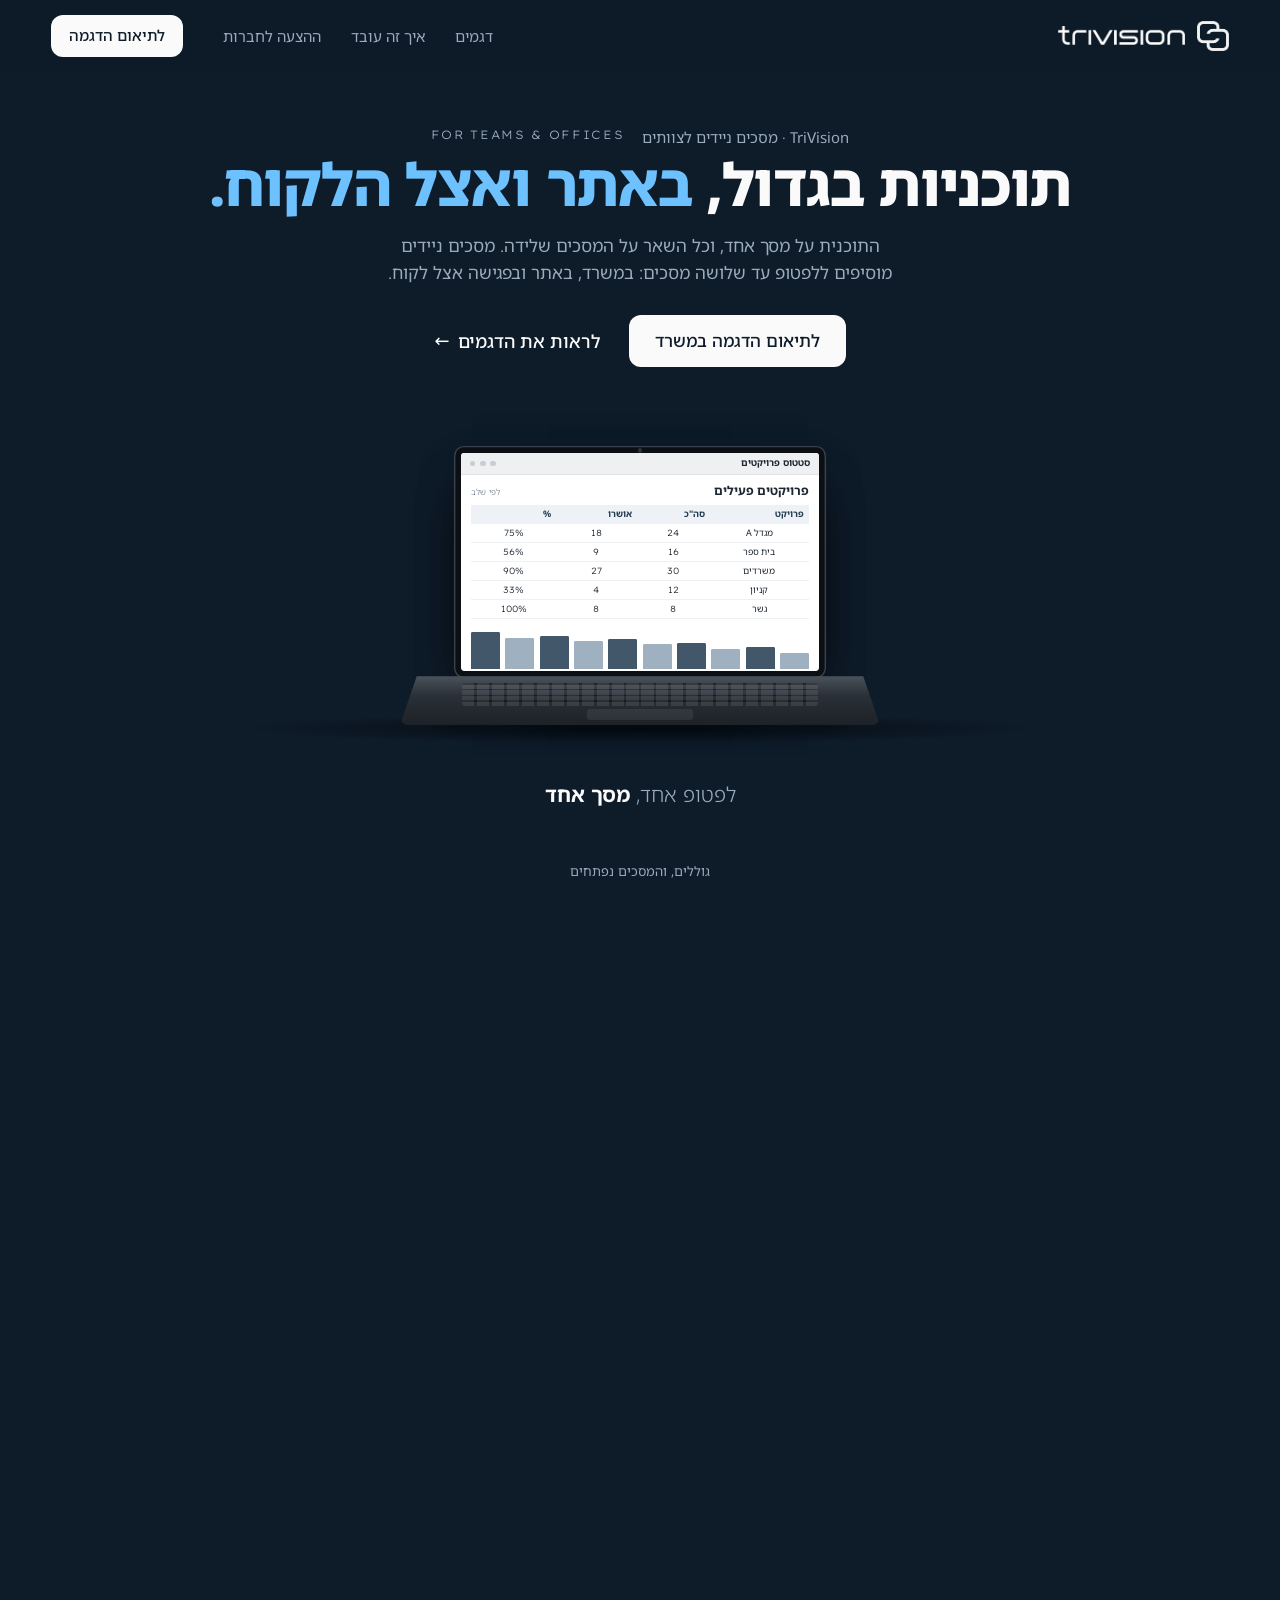
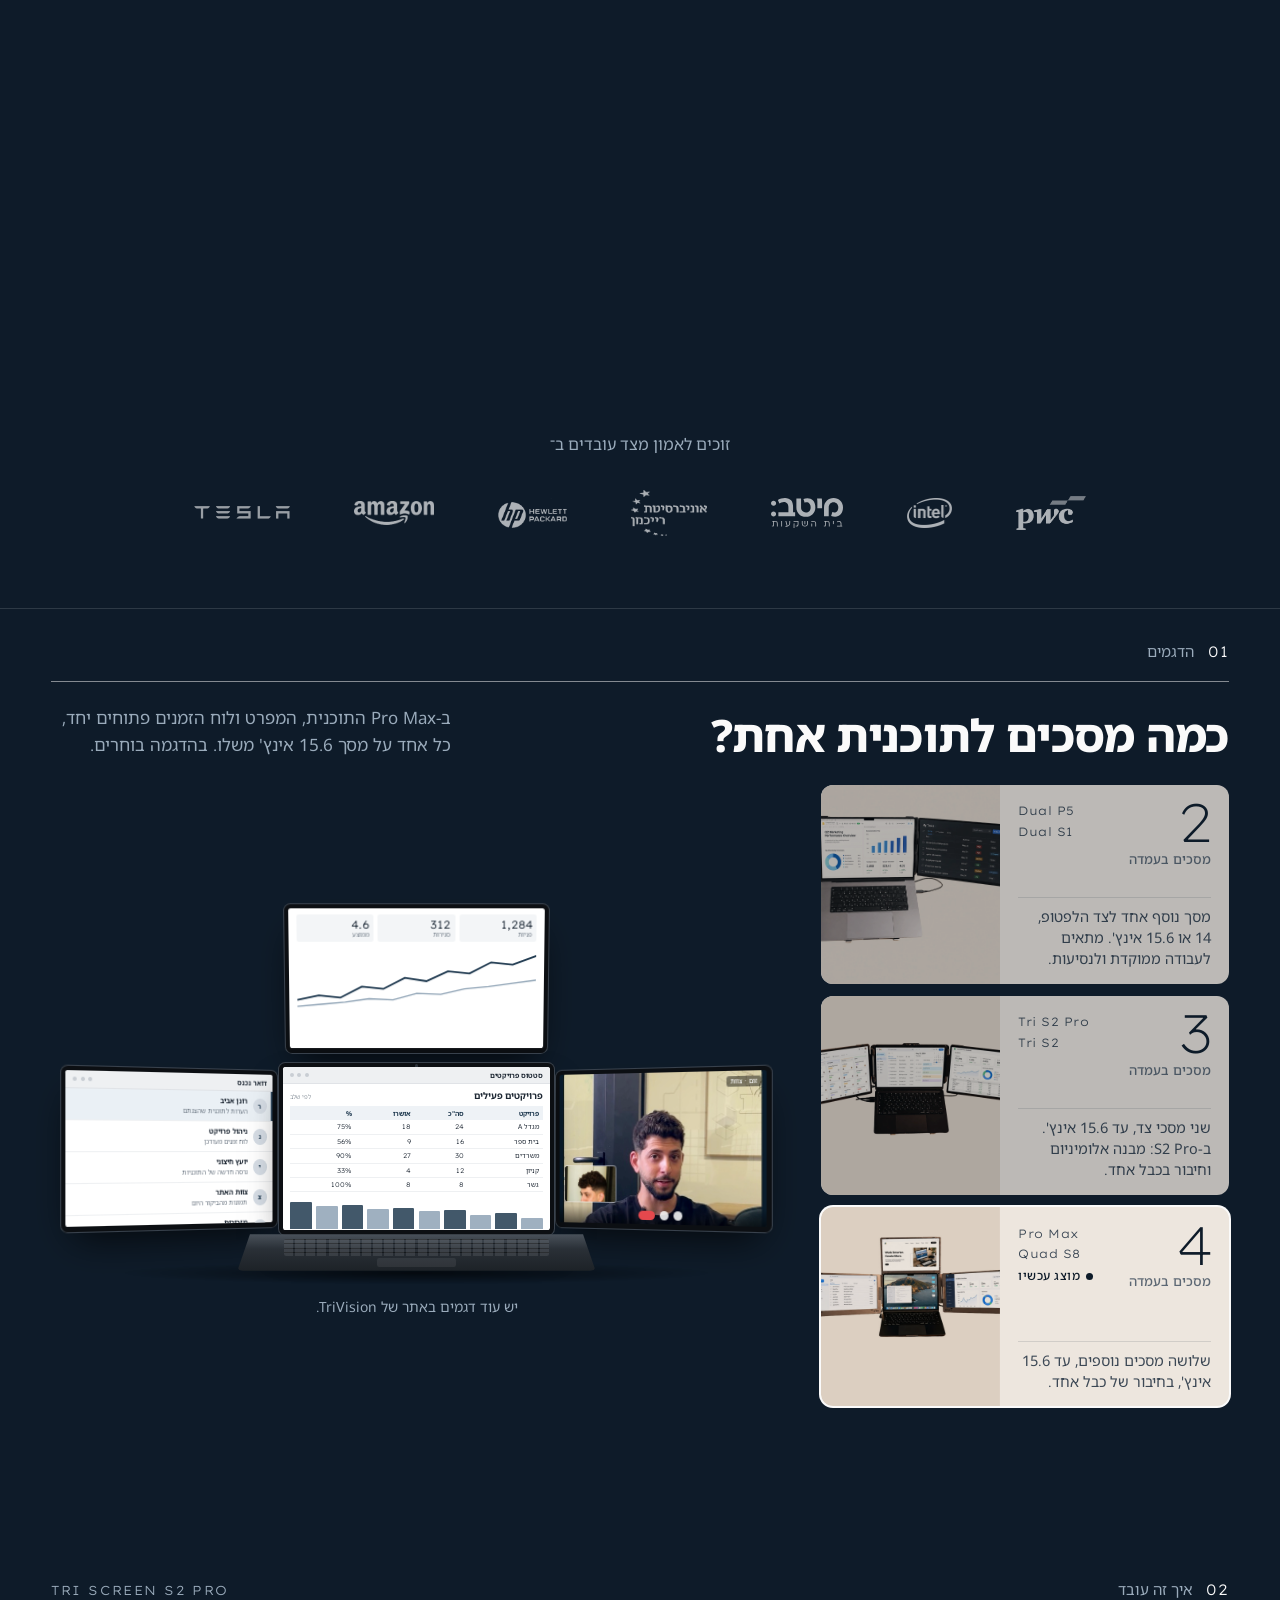
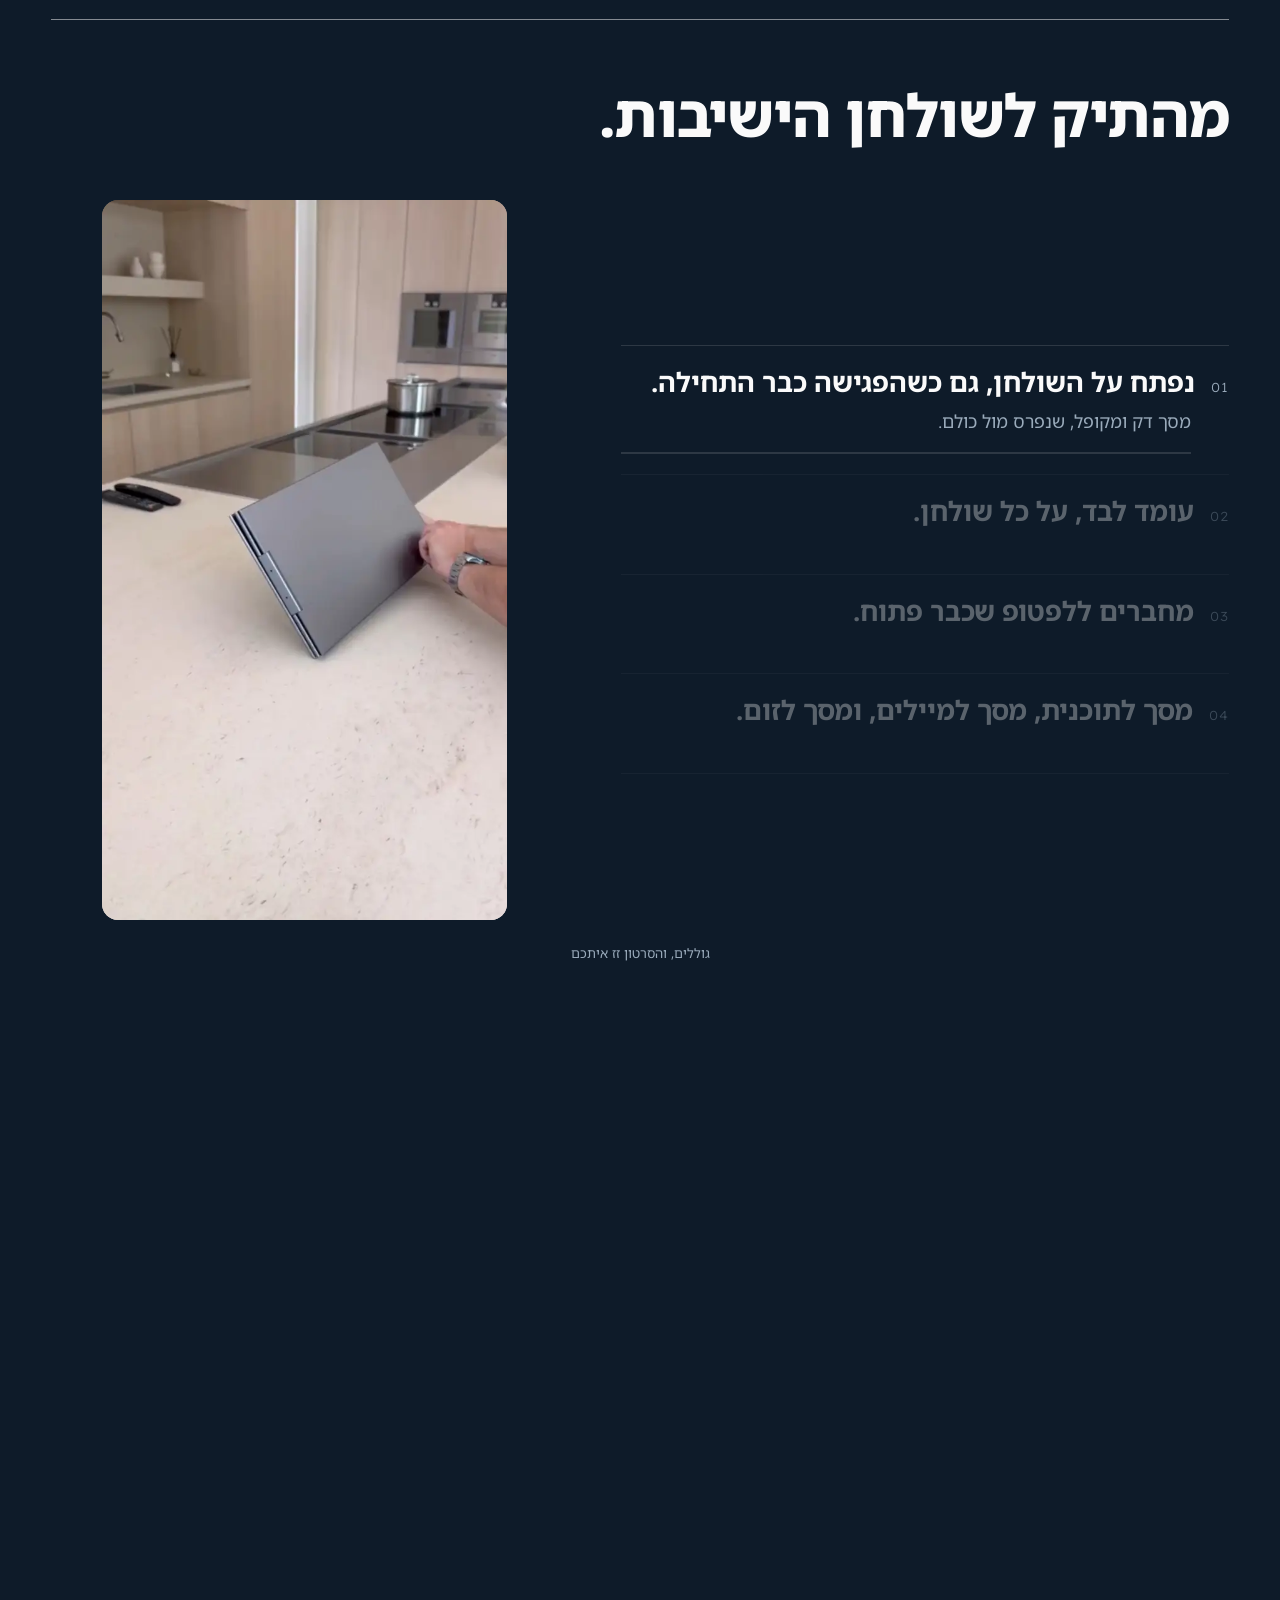
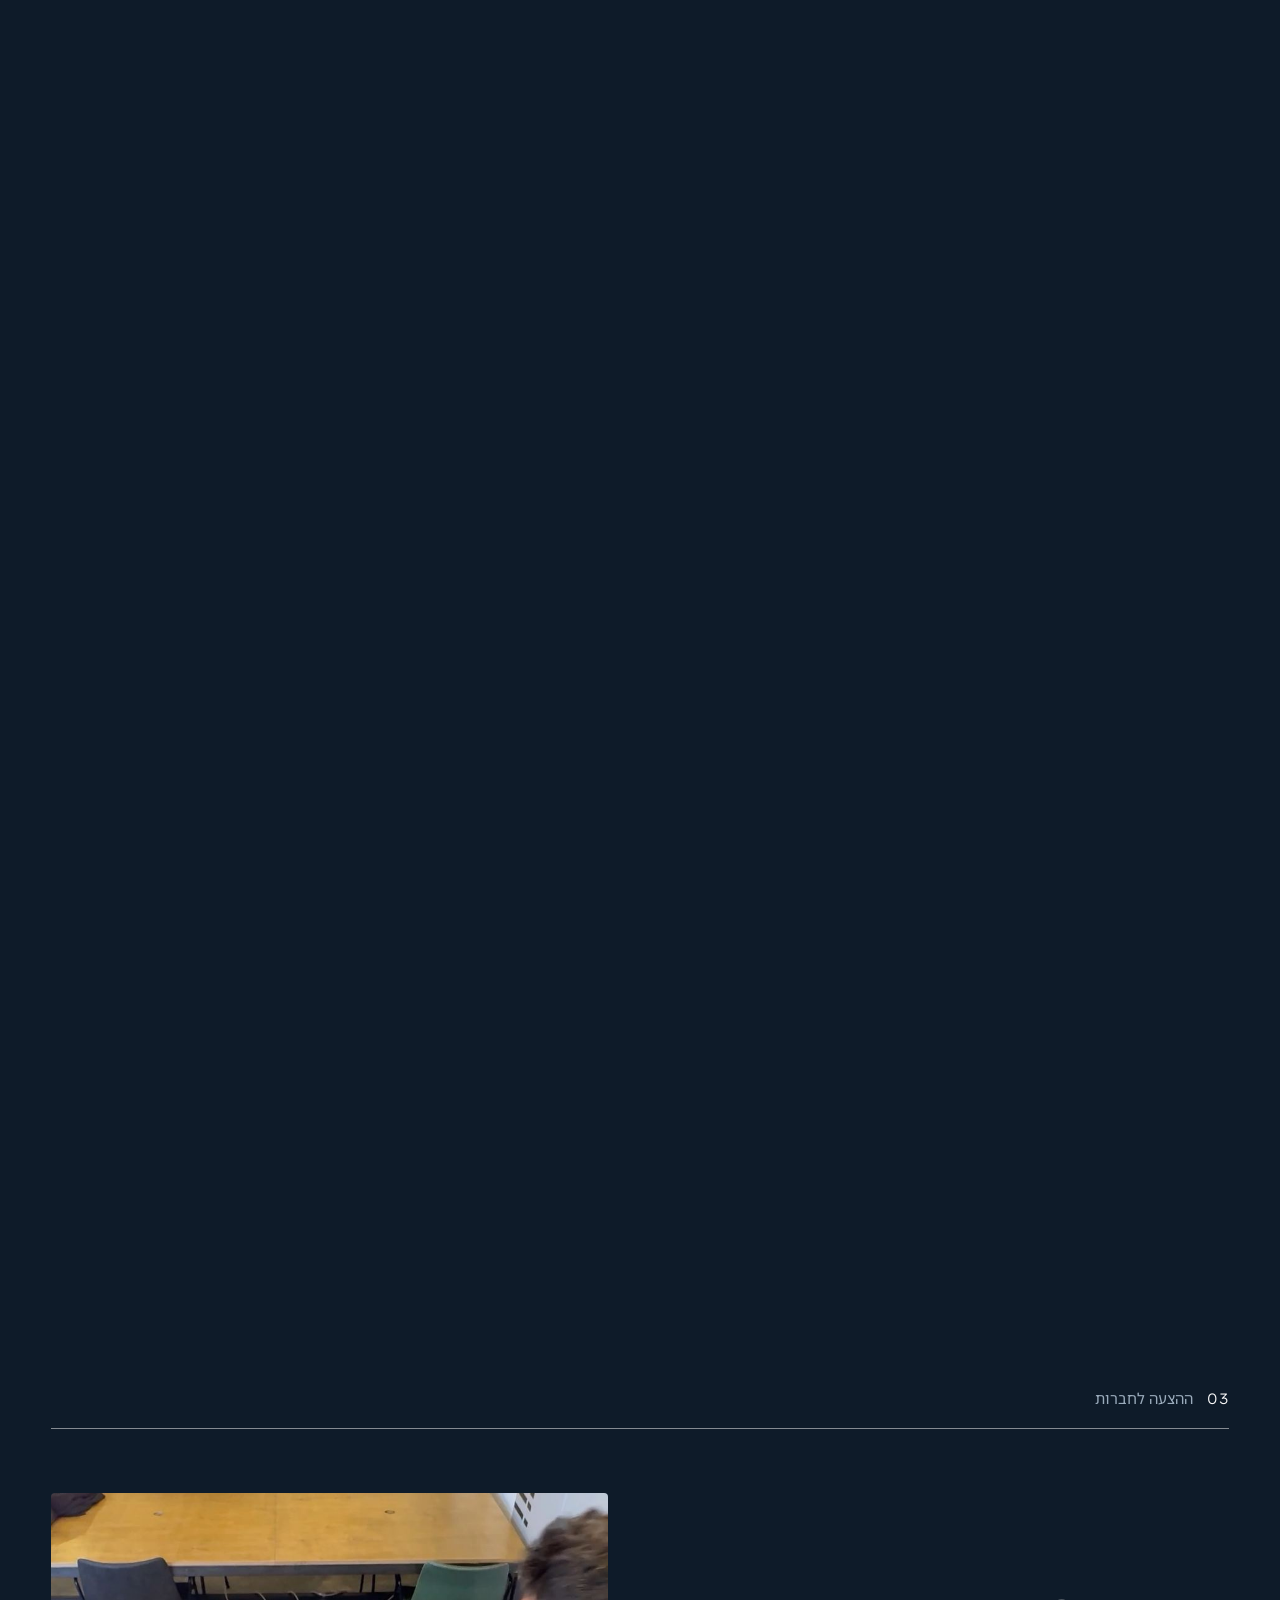
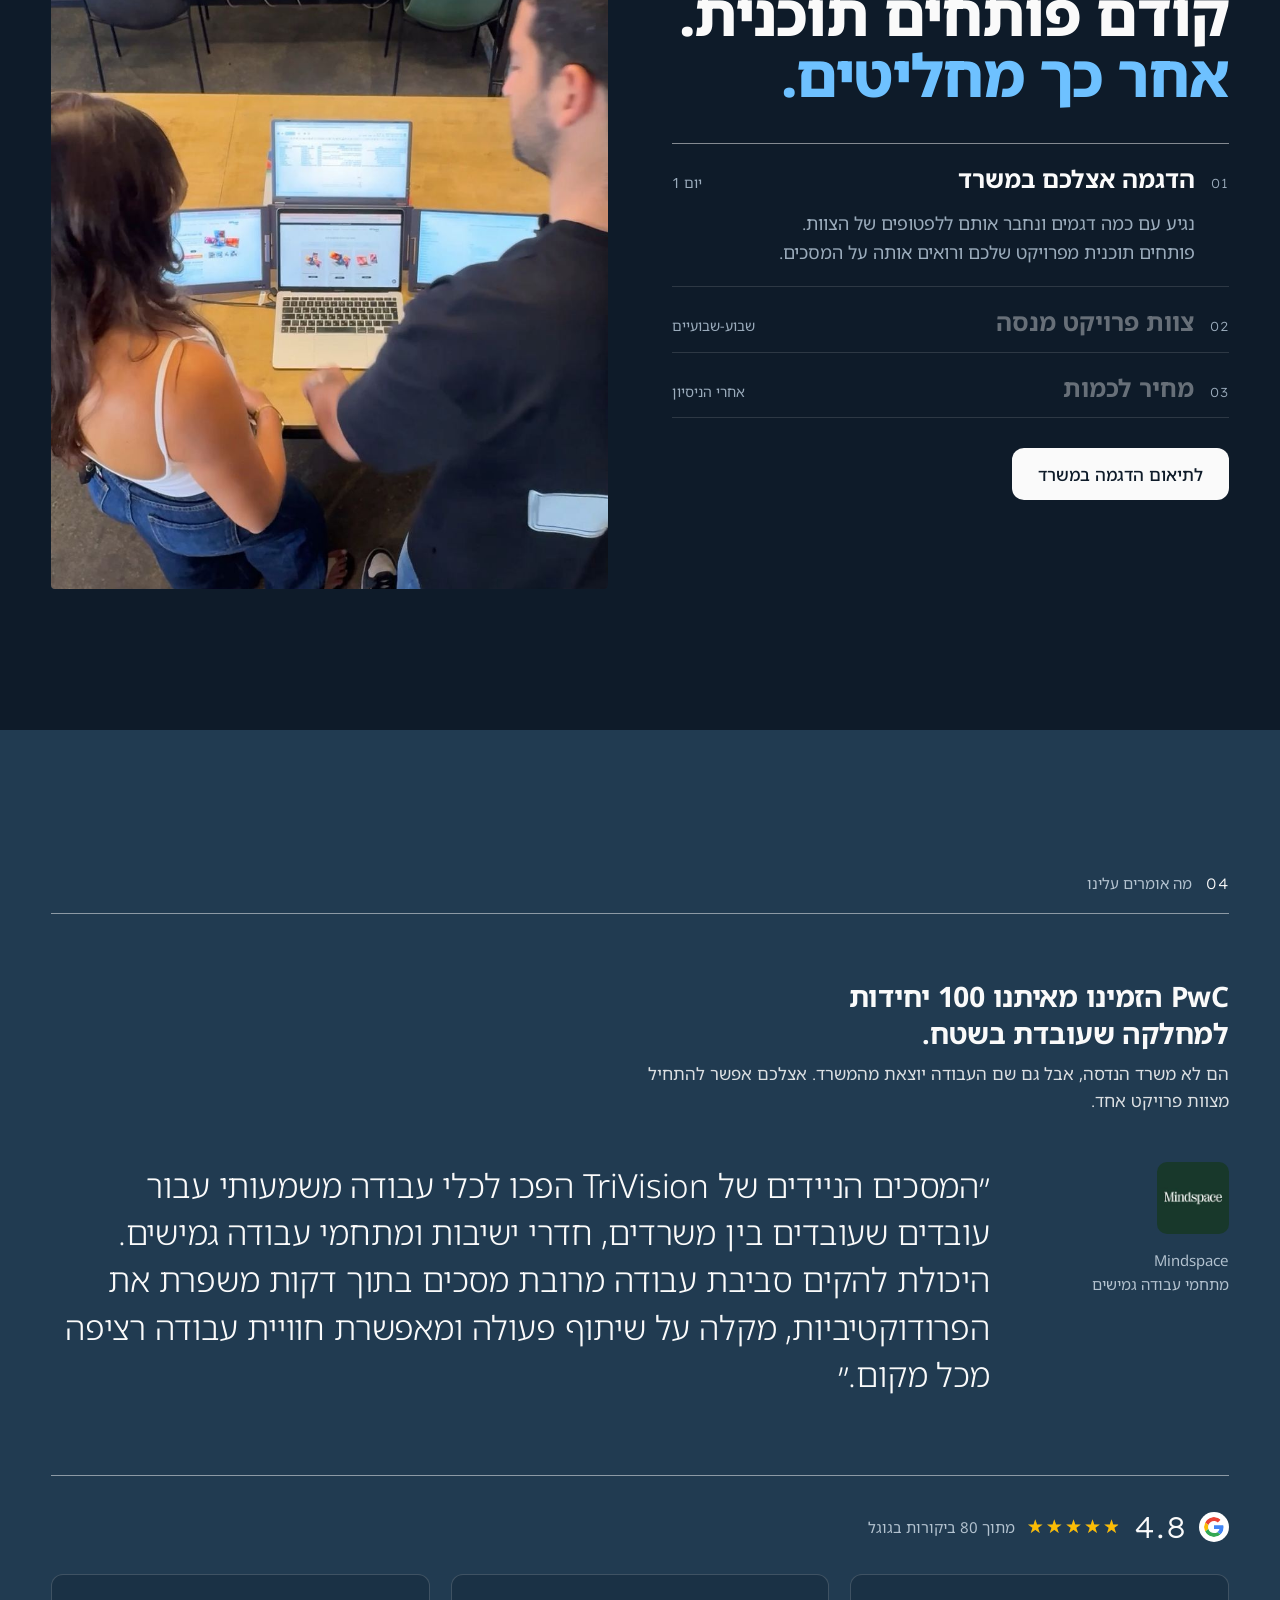
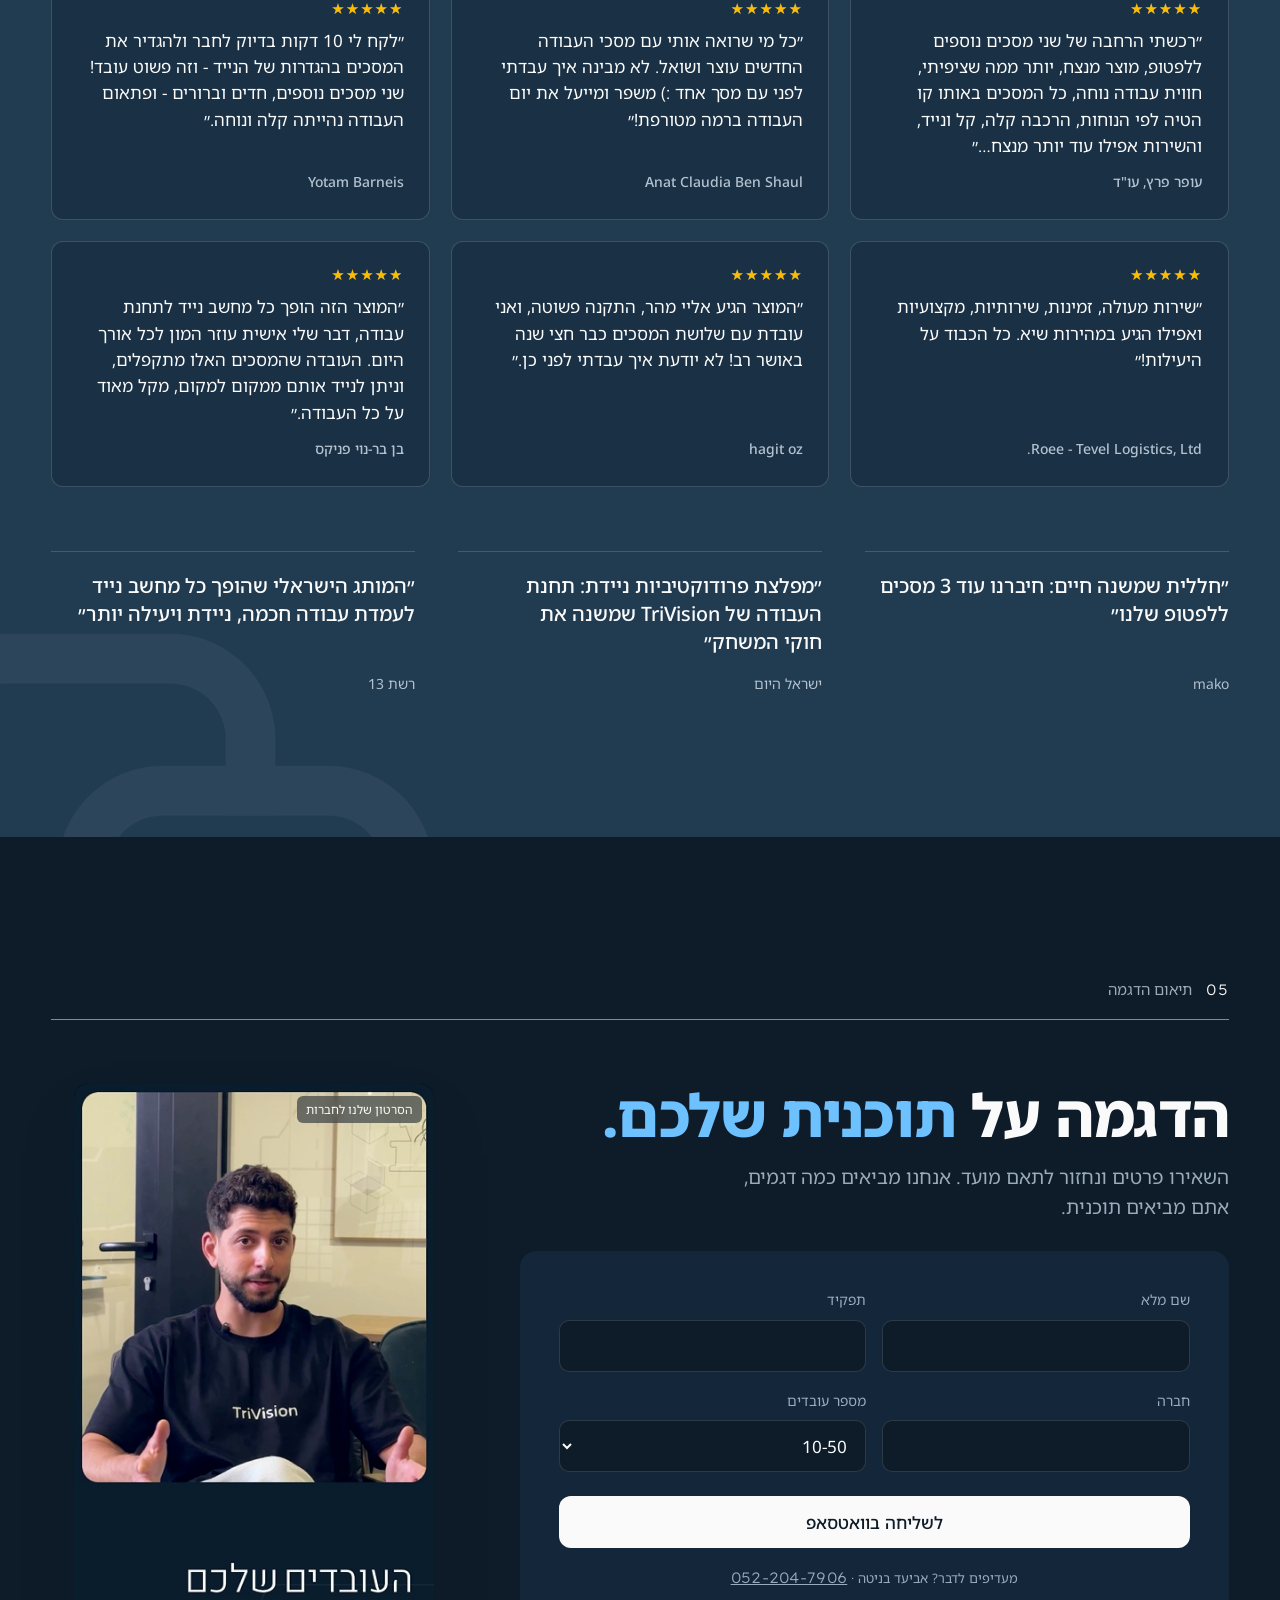
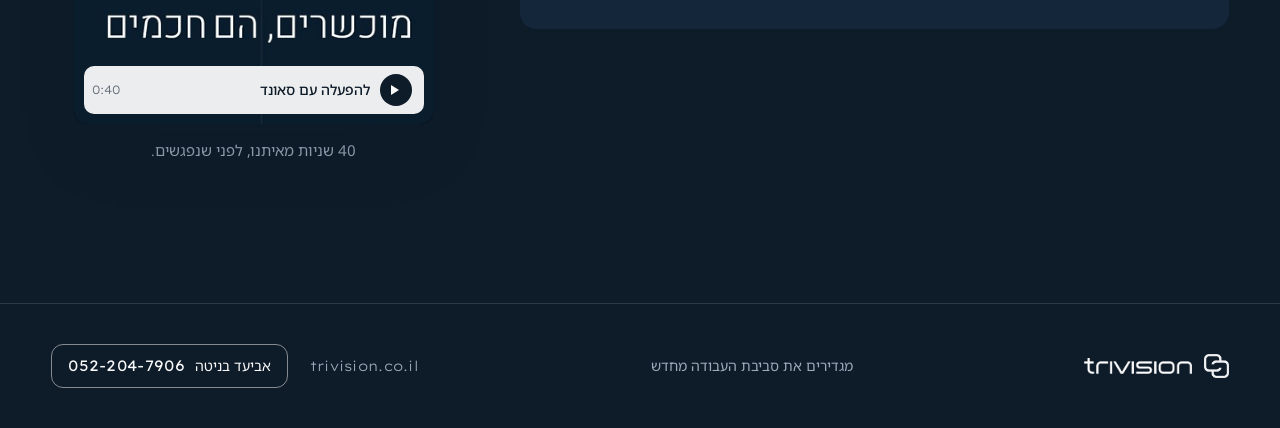
<file: eng/index.html>
<!doctype html>
<html lang="he" dir="rtl" data-theme="night" data-page="eng" data-endpoint="https://bennivbee.app.n8n.cloud/webhook/trivision-lp">
<head>
<meta charset="utf-8">
<meta name="viewport" content="width=device-width, initial-scale=1">
<meta name="robots" content="noindex, nofollow">
<title>TriVision להנדסה ואדריכלות</title>
<meta name="description" content="מסכים ניידים למשרדי הנדסה ואדריכלות: תוכניות בגדול, באתר ואצל הלקוח. הדגמה במשרד, תקופת ניסיון ומחיר לכמות.">
<meta property="og:type" content="website">
<meta property="og:locale" content="he_IL">
<meta property="og:site_name" content="TriVision">
<meta property="og:title" content="TriVision להנדסה ואדריכלות">
<meta property="og:description" content="מסכים ניידים למשרדי הנדסה ואדריכלות: תוכניות בגדול, באתר ואצל הלקוח. הדגמה במשרד, תקופת ניסיון ומחיר לכמות.">
<meta property="og:image" content="https://go.triviewtech.com/assets/img/p0452.jpg">
<meta property="og:image:width" content="1800">
<meta property="og:image:height" content="1200">
<meta name="twitter:card" content="summary_large_image">
<link rel="icon" href="../assets/brand/icon-navy.png">
<link rel="preconnect" href="https://fonts.googleapis.com"><link rel="preconnect" href="https://fonts.gstatic.com" crossorigin><link rel="stylesheet" href="https://fonts.googleapis.com/css2?family=Noto+Sans+Hebrew:wght@300;400;500;700;800&family=Lexend+Exa:wght@200;300;400&display=swap">
<link rel="stylesheet" href="../assets/css/site.css">
<link rel="stylesheet" href="../assets/css/night.css">
</head>
<body>
<a class="skip" href="#main">דילוג לתוכן</a>
<header class="hdr">
  <div class="wrap hdr__in">
    <a class="logo" href="#top" aria-label="TriVision, לראש הדף"><img class="logo__icon" src="../assets/brand/icon-navy.png" alt=""><img class="logo__word" src="../assets/brand/wordmark-ink.png" alt="trivision"></a>
    <nav class="nav" aria-label="ניווט בדף"><a href="#models">דגמים</a><a href="#how">איך זה עובד</a><a href="#offer">ההצעה לחברות</a></nav>
    <a class="btn btn--sm" href="#demo">לתיאום הדגמה</a>
  </div>
</header>
<main id="main">
<section class="hero3 hero3--c" id="top" data-hero data-unfold>
  <div class="hero3__track">
    <div class="hero3__sticky">
      <div class="wrap hero3__grid">
        <div class="hero3__copy">
          <div class="hero3__eyebrow"><span>TriVision · מסכים ניידים לצוותים</span><span class="latin">FOR TEAMS &amp; OFFICES</span></div>
          <h1>תוכניות בגדול, <span class="shade">באתר ואצל הלקוח.</span></h1>
          <p class="hero3__sub">התוכנית על מסך אחד, וכל השאר על המסכים שלידה. מסכים ניידים מוסיפים ללפטופ עד שלושה מסכים: במשרד, באתר ובפגישה אצל לקוח.</p>
          <div class="cta-row"><a class="btn" href="#demo">לתיאום הדגמה במשרד</a><a class="link-more" href="#models">לראות את הדגמים <span aria-hidden="true">←</span></a></div>
        </div><div class="hero3__dev">
          <div class="dev" data-unfold-dev role="img" aria-label="לפטופ עם מסכים ניידים של TriVision שנפתחים לצדדים">
      <div class="dev__rig">
        <span class="dev__shadow"></span>
        
        <div class="dev__scr dev__scr--l"><div class="ui"><div class="ui__bar">דואר נכנס<i></i><i></i><i></i></div><div class="mail__row is-sel"><em>ר</em><b>רונן אביב</b><span>הערות לתוכנית שהצגתם</span></div><div class="mail__row"><em>נ</em><b>ניהול פרויקט</b><span>לוח זמנים מעודכן</span></div><div class="mail__row"><em>י</em><b>יועץ חיצוני</b><span>גרסה חדשה של התוכניות</span></div><div class="mail__row"><em>צ</em><b>צוות האתר</b><span>תמונות מהביקור היום</span></div><div class="mail__row"><em>מ</em><b>מזכירות</b><span>פגישת תיאום ביום שלישי</span></div><div class="mail__row"><em>ש</em><b>שירה כהן</b><span>מה עוד חסר להגשה</span></div><div class="mail__row"><em>ה</em><b>הנהלה</b><span>סטטוס פרויקטים לרבעון</span></div></div></div>
        <a class="dev__scr dev__scr--r" href="#pitch" data-play-pitch aria-label="לצפייה בסרטון לחברות"><div class="ui call"><video muted playsinline loop preload="metadata" poster="../assets/img/poster-master.jpg" data-zoom-video><source src="../assets/video/b2b-master.mp4" type="video/mp4"></video><span class="call__live">זום · צוות</span><span class="call__self"><img src="../assets/img/face-self.jpg" alt=""></span><span class="call__ctl"><i></i><i></i><i class="end"></i></span></div></a>
        <div class="dev__lid"><div class="ui sheet"><div class="ui__bar">סטטוס פרויקטים<i></i><i></i><i></i></div>
          <div class="sheet__title">פרויקטים פעילים<small>לפי שלב</small></div>
          <table><tr><th>פרויקט</th><th>סה&quot;כ</th><th>אושרו</th><th>%</th></tr><tr><td>מגדל A</td><td>24</td><td>18</td><td>75%</td></tr><tr><td>בית ספר</td><td>16</td><td>9</td><td>56%</td></tr><tr><td>משרדים</td><td>30</td><td>27</td><td>90%</td></tr><tr><td>קניון</td><td>12</td><td>4</td><td>33%</td></tr><tr><td>גשר</td><td>8</td><td>8</td><td>100%</td></tr></table>
          <div class="sheet__bars"><i style="height:38%"></i><i style="height:52%"></i><i style="height:46%"></i><i style="height:61%"></i><i style="height:58%"></i><i style="height:70%"></i><i style="height:66%"></i><i style="height:78%"></i><i style="height:74%"></i><i style="height:88%"></i></div></div></div>
        <div class="dev__deck"></div>
        <div class="dev__lbls" aria-hidden="true"><span class="l">מיילים ותיאום</span><span class="c">התוכנית</span><span class="r">זום עם הלקוח</span></div>
      </div>
    </div>
          <p class="hero3__count">לפטופ אחד, <b data-count>מסך אחד</b></p>
        </div>
      </div>
      <p class="hero3__hint">גוללים, והמסכים נפתחים</p>
    </div>
  </div>
</section>
<section class="trust" aria-label="לקוחות">
  <div class="wrap trust__in">
    <p class="trust__label">זוכים לאמון מצד עובדים ב־</p>
    <ul class="trust__logos"><li><img src="../assets/logos/ink/pwc.png" alt="PwC" style="--h:34px" loading="lazy"></li><li><img src="../assets/logos/ink/intel.png" alt="Intel" style="--h:30px" loading="lazy"></li><li><img src="../assets/logos/x.svg" alt="מיטב" style="--h:30px" loading="lazy"></li><li><img src="../assets/logos/ink/reichmanuni_svg.png" alt="אוניברסיטת רייכמן" style="--h:46px" loading="lazy"></li><li><img src="../assets/logos/ink/36.png" alt="HP" style="--h:30px" loading="lazy"></li><li><img src="../assets/logos/ink/29.png" alt="Amazon" style="--h:24px" loading="lazy"></li><li><img src="../assets/logos/ink/34.png" alt="Tesla" style="--h:13px" loading="lazy"></li></ul>
  </div>
</section>

<section class="prod" id="models" data-prod data-n="4">
  <div class="wrap prod__wrap">
    <header class="sec__head"><span class="sec__num">01</span><span class="sec__label">הדגמים</span></header>
    <div class="prod__head">
      <h2 class="h2">כמה מסכים לתוכנית אחת?</h2>
      <p class="lede">ב-<bdi>Pro Max</bdi> התוכנית, המפרט ולוח הזמנים פתוחים יחד, כל אחד על מסך 15.6 אינץ' משלו. בהדגמה בוחרים.</p>
    </div>
    <div class="prod__main">
      <div class="prod__cards" role="tablist" aria-label="בחירת דגם"><button class="pcard" type="button" role="tab" data-n="2" aria-selected="false"><span class="pcard__top"><span class="pcard__n">2<small>מסכים בעמדה</small></span><span class="pcard__names">Dual P5<br>Dual S1<br><span class="pcard__sel">מוצג עכשיו</span></span></span><span class="pcard__img"><img src="../assets/img/dual-p5.jpg" alt="" loading="lazy"></span><span class="pcard__p">מסך נוסף אחד לצד הלפטופ, 14 או 15.6 אינץ'. מתאים לעבודה ממוקדת ולנסיעות.</span></button><button class="pcard" type="button" role="tab" data-n="3" aria-selected="false"><span class="pcard__top"><span class="pcard__n">3<small>מסכים בעמדה</small></span><span class="pcard__names">Tri S2 Pro<br>Tri S2<br><span class="pcard__sel">מוצג עכשיו</span></span></span><span class="pcard__img"><img src="../assets/img/tri-s2.jpg" alt="" loading="lazy"></span><span class="pcard__p">שני מסכי צד, עד 15.6 אינץ'. ב-<bdi>S2 Pro</bdi>: מבנה אלומיניום וחיבור בכבל אחד.</span></button><button class="pcard" type="button" role="tab" data-n="4" aria-selected="true"><span class="pcard__top"><span class="pcard__n">4<small>מסכים בעמדה</small></span><span class="pcard__names">Pro Max<br>Quad S8<br><span class="pcard__sel">מוצג עכשיו</span></span></span><span class="pcard__img"><img src="../assets/img/quad-s8.jpg" alt="" loading="lazy"></span><span class="pcard__p">שלושה מסכים נוספים, עד 15.6 אינץ', בחיבור של כבל אחד.</span></button></div>
      <div class="prod__stage"><div class="dev dev--quad" data-n="4" data-prod-dev role="img" aria-label="לפטופ עם מסכים ניידים של TriVision שנפתחים לצדדים">
      <div class="dev__rig">
        <span class="dev__shadow"></span>
        <div class="dev__scr dev__scr--t"><div class="ui chart"><div class="chart__kpis"><div><b>1,284</b>פניות</div><div><b>312</b>סגירות</div><div><b>4.6</b>ממוצע</div></div>
        <svg viewBox="0 0 200 60" preserveAspectRatio="none" aria-hidden="true"><polyline fill="none" stroke="#213b51" stroke-width="1.6" points="0,48 18,44 36,46 54,36 72,38 90,28 108,31 126,22 144,24 162,14 180,16 200,8"/><polyline fill="none" stroke="#8fa3b5" stroke-width="1.2" points="0,54 20,52 40,50 60,47 80,48 100,42 120,43 140,38 160,36 180,33 200,30"/></svg></div></div>
        <div class="dev__scr dev__scr--l"><div class="ui"><div class="ui__bar">דואר נכנס<i></i><i></i><i></i></div><div class="mail__row is-sel"><em>ר</em><b>רונן אביב</b><span>הערות לתוכנית שהצגתם</span></div><div class="mail__row"><em>נ</em><b>ניהול פרויקט</b><span>לוח זמנים מעודכן</span></div><div class="mail__row"><em>י</em><b>יועץ חיצוני</b><span>גרסה חדשה של התוכניות</span></div><div class="mail__row"><em>צ</em><b>צוות האתר</b><span>תמונות מהביקור היום</span></div><div class="mail__row"><em>מ</em><b>מזכירות</b><span>פגישת תיאום ביום שלישי</span></div><div class="mail__row"><em>ש</em><b>שירה כהן</b><span>מה עוד חסר להגשה</span></div><div class="mail__row"><em>ה</em><b>הנהלה</b><span>סטטוס פרויקטים לרבעון</span></div></div></div>
        <div class="dev__scr dev__scr--r"><div class="ui call"><img class="call__main" src="../assets/img/poster-master.jpg" alt=""><span class="call__live">זום · צוות</span><span class="call__self"><img src="../assets/img/face-self.jpg" alt=""></span><span class="call__ctl"><i></i><i></i><i class="end"></i></span></div></div>
        <div class="dev__lid"><div class="ui sheet"><div class="ui__bar">סטטוס פרויקטים<i></i><i></i><i></i></div>
          <div class="sheet__title">פרויקטים פעילים<small>לפי שלב</small></div>
          <table><tr><th>פרויקט</th><th>סה&quot;כ</th><th>אושרו</th><th>%</th></tr><tr><td>מגדל A</td><td>24</td><td>18</td><td>75%</td></tr><tr><td>בית ספר</td><td>16</td><td>9</td><td>56%</td></tr><tr><td>משרדים</td><td>30</td><td>27</td><td>90%</td></tr><tr><td>קניון</td><td>12</td><td>4</td><td>33%</td></tr><tr><td>גשר</td><td>8</td><td>8</td><td>100%</td></tr></table>
          <div class="sheet__bars"><i style="height:38%"></i><i style="height:52%"></i><i style="height:46%"></i><i style="height:61%"></i><i style="height:58%"></i><i style="height:70%"></i><i style="height:66%"></i><i style="height:78%"></i><i style="height:74%"></i><i style="height:88%"></i></div></div></div>
        <div class="dev__deck"></div>
        
      </div>
    </div><p class="prod__note">יש עוד דגמים באתר של TriVision.</p></div>
    </div>
    <div class="prod__info" aria-live="polite"><div data-for="2"><b>Dual P5 · Dual S1</b><p>מסך נוסף אחד לצד הלפטופ, 14 או 15.6 אינץ'. מתאים לעבודה ממוקדת ולנסיעות.</p></div><div data-for="3"><b>Tri S2 Pro · Tri S2</b><p>שני מסכי צד, עד 15.6 אינץ'. ב-<bdi>S2 Pro</bdi>: מבנה אלומיניום וחיבור בכבל אחד.</p></div><div data-for="4"><b>Pro Max · Quad S8</b><p>שלושה מסכים נוספים, עד 15.6 אינץ', בחיבור של כבל אחד.</p></div></div>
  </div>
</section>

<section class="sec film film--short" id="how" data-film data-frames="113" data-src="../assets/seq/f" data-chapters="0-40,41-65,66-92,93-112">
  <div class="wrap">
    <header class="sec__head"><span class="sec__num">02</span><span class="sec__label">איך זה עובד</span><span class="latin-end">Tri Screen S2 Pro</span></header>
    <h2 class="h2">מהתיק לשולחן הישיבות.</h2>
  </div>
  <div class="film__track">
    <div class="film__sticky">
      <div class="wrap film__grid">
        <div class="film__screen"><img class="film__poster" src="../assets/seq/f000.webp" alt="מסך נייד של TriVision נפתח ומתחבר ללפטופ"><canvas aria-hidden="true"></canvas></div>
        <ol class="film__chapters"><li class="is-on"><h3>נפתח על השולחן, גם כשהפגישה כבר התחילה.</h3><p>מסך דק ומקופל, שנפרס מול כולם.</p><span class="film__bar"><i></i></span><img class="still" src="../assets/seq/f022.webp" alt="" loading="lazy"></li><li><h3>עומד לבד, על כל שולחן.</h3><p>רגלית מתקפלת מחזיקה את המסכים ליד הלפטופ: במשרד, באתר או בפגישה אצל לקוח.</p><span class="film__bar"><i></i></span><img class="still" src="../assets/seq/f058.webp" alt="" loading="lazy"></li><li><h3>מחברים ללפטופ שכבר פתוח.</h3><p>ב-<bdi>S2 Pro</bdi>, ב-<bdi>Pro Max</bdi> וב-<bdi>Quad S8</bdi> החיבור הוא בכבל אחד. איזה דגם מתאים לכם? בודקים בהדגמה.</p><span class="film__bar"><i></i></span><img class="still" src="../assets/seq/f084.webp" alt="" loading="lazy"></li><li><h3>מסך לתוכנית, מסך למיילים, ומסך לזום.</h3><p>עמדה של שלושה מסכים, גם רחוק מהמשרד.</p><span class="film__bar"><i></i></span><img class="still" src="../assets/seq/f106.webp" alt="" loading="lazy"></li></ol>
      </div>
      <p class="film__hint">גוללים, והסרטון זז איתכם</p>
    </div>
  </div>
</section>

<section class="sec" id="offer">
  <div class="wrap">
    <header class="sec__head"><span class="sec__num">03</span><span class="sec__label">ההצעה לחברות</span></header>
    <div class="offer3__grid">
      <div class="offer3__copy">
        <h2 class="h2">קודם פותחים תוכנית.<br><span class="shade">אחר כך מחליטים.</span></h2>
        <ol class="stepper" data-stepper><li class="is-on"><button type="button" aria-expanded="true"><span class="n">01</span><span class="t">הדגמה אצלכם במשרד</span><span class="when">יום 1</span></button><div class="stepper__body"><p>נגיע עם כמה דגמים ונחבר אותם ללפטופים של הצוות. פותחים תוכנית מפרויקט שלכם ורואים אותה על המסכים.</p></div><span class="stepper__bar"><i></i></span></li><li><button type="button" aria-expanded="false"><span class="n">02</span><span class="t">צוות פרויקט מנסה</span><span class="when">שבוע-שבועיים</span></button><div class="stepper__body"><p>נשאיר כמה מסכים לצוות פרויקט אחד, כדי לראות איך זה עובד במשרד, בפגישות ובאתר.</p></div><span class="stepper__bar"><i></i></span></li><li><button type="button" aria-expanded="false"><span class="n">03</span><span class="t">מחיר לכמות</span><span class="when">אחרי הניסיון</span></button><div class="stepper__body"><p>נבנה הצעת מחיר לפי מספר העובדים והדגמים שבחרתם.</p></div><span class="stepper__bar"><i></i></span></li></ol>
        <a class="btn" href="#demo">לתיאום הדגמה במשרד</a>
      </div>
      <div class="offer3__visual" data-step-imgs><img class="is-on" src="../assets/img/still-office-demo.jpg" alt="הדגמה של מסכי TriVision מול צוות במשרד" loading="lazy"><img src="../assets/img/p0452.jpg" alt="עבודה על לפטופ עם שני מסכים ניידים" loading="lazy"><img src="../assets/img/p0454.jpg" alt="לפטופ עם שני מסכים ניידים על שולחן עבודה" loading="lazy"></div>
    </div>
  </div>
</section>

<section class="sec tone-navy" id="proof">
  <img class="tone-mark" src="../assets/brand/icon-white.png" alt="" aria-hidden="true">
  <div class="wrap">
    <header class="sec__head"><span class="sec__num">04</span><span class="sec__label">מה אומרים עלינו</span></header>
    <div class="proofline"><h3>PwC הזמינו מאיתנו 100 יחידות למחלקה שעובדת בשטח.</h3><p>הם לא משרד הנדסה, אבל גם שם העבודה יוצאת מהמשרד. אצלכם אפשר להתחיל מצוות פרויקט אחד.</p></div>
    <div class="quote">
      <div class="quote__who"><img src="../assets/img/mindspace.jpg" alt="Mindspace" loading="lazy"><span>Mindspace<br>מתחמי עבודה גמישים</span></div>
      <blockquote><p>״המסכים הניידים של TriVision הפכו לכלי עבודה משמעותי עבור עובדים שעובדים בין משרדים, חדרי ישיבות ומתחמי עבודה גמישים. היכולת להקים סביבת עבודה מרובת מסכים בתוך דקות משפרת את הפרודוקטיביות, מקלה על שיתוף פעולה ומאפשרת חוויית עבודה רציפה מכל מקום.״</p></blockquote>
    </div>
    <div class="greviews">
      <div class="greviews__head">
        <svg class="greviews__g" viewBox="0 0 48 48" aria-hidden="true"><path fill="#EA4335" d="M24 9.5c3.5 0 6.6 1.2 9.1 3.6l6.8-6.8C35.8 2.4 30.3 0 24 0 14.6 0 6.5 5.4 2.6 13.2l7.9 6.1C12.4 13.7 17.7 9.5 24 9.5z"/><path fill="#4285F4" d="M46.9 24.5c0-1.6-.1-3.1-.4-4.5H24v9h12.9c-.6 3-2.3 5.5-4.9 7.2l7.6 5.9c4.4-4.1 7.3-10.1 7.3-17.6z"/><path fill="#FBBC05" d="M10.5 28.7c-.5-1.5-.8-3-.8-4.7s.3-3.2.8-4.7l-7.9-6.1C.9 16.5 0 20.1 0 24s.9 7.5 2.6 10.8l7.9-6.1z"/><path fill="#34A853" d="M24 48c6.5 0 11.9-2.1 15.9-5.8l-7.6-5.9c-2.1 1.4-4.9 2.3-8.3 2.3-6.3 0-11.6-4.2-13.5-9.9l-7.9 6.1C6.5 42.6 14.6 48 24 48z"/></svg>
        <span class="greviews__score latin">4.8</span>
        <span class="greviews__stars" style="--fill:96%" aria-hidden="true"></span>
        <span class="greviews__label">מתוך 80 ביקורות בגוגל</span>
      </div>
      <ul class="greviews__list" tabindex="0" aria-label="ביקורות מגוגל"><li><span class="greviews__stars" style="--fill:100%" aria-label="5 כוכבים"></span><p>״רכשתי הרחבה של שני מסכים נוספים ללפטופ, מוצר מנצח, יותר ממה שציפיתי, חווית עבודה נוחה, כל המסכים באותו קו הטיה לפי הנוחות, הרכבה קלה, קל ונייד, והשירות אפילו עוד יותר מנצח…״</p><b>עופר פרץ, עו"ד</b></li><li><span class="greviews__stars" style="--fill:100%" aria-label="5 כוכבים"></span><p>״כל מי שרואה אותי עם מסכי העבודה החדשים עוצר ושואל. לא מבינה איך עבדתי לפני עם מסך אחד :) משפר ומייעל את יום העבודה ברמה מטורפת!״</p><b>Anat Claudia Ben Shaul</b></li><li><span class="greviews__stars" style="--fill:100%" aria-label="5 כוכבים"></span><p>״לקח לי 10 דקות בדיוק לחבר ולהגדיר את המסכים בהגדרות של הנייד - וזה פשוט עובד! שני מסכים נוספים, חדים וברורים - ופתאום העבודה נהייתה קלה ונוחה.״</p><b>Yotam Barneis</b></li><li><span class="greviews__stars" style="--fill:100%" aria-label="5 כוכבים"></span><p>״שירות מעולה, זמינות, שירותיות, מקצועיות ואפילו הגיע במהירות שיא. כל הכבוד על היעילות!״</p><b>Roee - Tevel Logistics, Ltd.</b></li><li><span class="greviews__stars" style="--fill:100%" aria-label="5 כוכבים"></span><p>״המוצר הגיע אליי מהר, התקנה פשוטה, ואני עובדת עם שלושת המסכים כבר חצי שנה באושר רב! לא יודעת איך עבדתי לפני כן.״</p><b>hagit oz</b></li><li><span class="greviews__stars" style="--fill:100%" aria-label="5 כוכבים"></span><p>״המוצר הזה הופך כל מחשב נייד לתחנת עבודה, דבר שלי אישית עוזר המון לכל אורך היום. העובדה שהמסכים האלו מתקפלים, וניתן לנייד אותם ממקום למקום, מקל מאוד על כל העבודה.״</p><b>בן בר-נוי פניקס</b></li></ul>
    </div>
    <div class="pressq"><figure><blockquote>״חללית שמשנה חיים: חיברנו עוד 3 מסכים ללפטופ שלנו״</blockquote><figcaption>mako</figcaption></figure><figure><blockquote>״מפלצת פרודוקטיביות ניידת: תחנת העבודה של TriVision שמשנה את חוקי המשחק״</blockquote><figcaption>ישראל היום</figcaption></figure><figure><blockquote>״המותג הישראלי שהופך כל מחשב נייד לעמדת עבודה חכמה, ניידת ויעילה יותר״</blockquote><figcaption>רשת 13</figcaption></figure></div>
  </div>
</section>

<section class="sec" id="demo">
  <div class="wrap">
    <header class="sec__head"><span class="sec__num">05</span><span class="sec__label">תיאום הדגמה</span></header>
    <div class="demo3">
      <div>
        <div class="demo3__intro">
          <h2 class="h2">הדגמה על <span class="shade">תוכנית שלכם.</span></h2>
          <p class="lede">השאירו פרטים ונחזור לתאם מועד. אנחנו מביאים כמה דגמים, אתם מביאים תוכנית.</p>
        </div>
        <form class="form" data-wa="972522047906" data-source="eng" action="https://wa.me/972522047906">
          <label>שם מלא<input name="name" autocomplete="name" required></label>
          <label>תפקיד<input name="role" autocomplete="organization-title"></label>
          <label>חברה<input name="company" autocomplete="organization" required></label>
          <label>מספר עובדים<select name="size"><option>10-50</option><option>51-200</option><option>201-500</option><option>500+</option></select></label>
          <button class="btn" type="submit">לשליחה בוואטסאפ</button>
          <p class="form__ok" role="status">פותחים וואטסאפ עם ההודעה מוכנה. אם לא נפתח, <a class="form__go" href="https://wa.me/972522047906" rel="noopener">לחצו כאן</a>.</p>
          <p class="form__note">מעדיפים לדבר? אביעד בניטה · <a href="tel:+972522047906" class="latin" dir="ltr">052-204-7906</a></p>
        </form>
      </div>
      <div class="demo3__side">
        <figure class="pitch pitch--inline" id="pitch" data-pitch>
          <video muted playsinline loop preload="metadata" poster="../assets/img/poster-master.jpg" aria-label="הסרטון של TriVision לחברות, עם כתוביות">
            <source src="../assets/video/b2b-master.mp4" type="video/mp4">
          </video>
          <span class="pitch__cap">הסרטון שלנו לחברות</span>
          <button class="pitch__play" type="button"><span class="ico-play" aria-hidden="true"></span><span>להפעלה עם סאונד</span><span class="latin">0:40</span></button>
        </figure>
        <p class="demo3__vidcap">40 שניות מאיתנו, לפני שנפגשים.</p>
      </div>
    </div>
  </div>
</section>
</main>

<footer class="ftr">
  <div class="wrap ftr__in">
    <span class="logo"><img class="logo__icon" src="../assets/brand/icon-navy.png" alt="" style="height:24px"><img class="logo__word" src="../assets/brand/wordmark-ink.png" alt="trivision"></span>
    <span class="ftr__tag">מגדירים את סביבת העבודה מחדש</span>
    <span class="ftr__end"><span class="latin">trivision.co.il</span><a class="ftr__tel" href="tel:+972522047906"><span>אביעד בניטה</span><b class="latin" dir="ltr">052-204-7906</b></a></span>
  </div>
</footer>
<div class="sticky-cta"><a class="btn" href="#demo">לתיאום הדגמה במשרד</a></div>
<script src="../assets/js/site.js" defer></script>
<script src="../assets/js/night.js" defer></script>
<script src="../assets/js/track.js" defer></script>
</body>
</html>
</file>
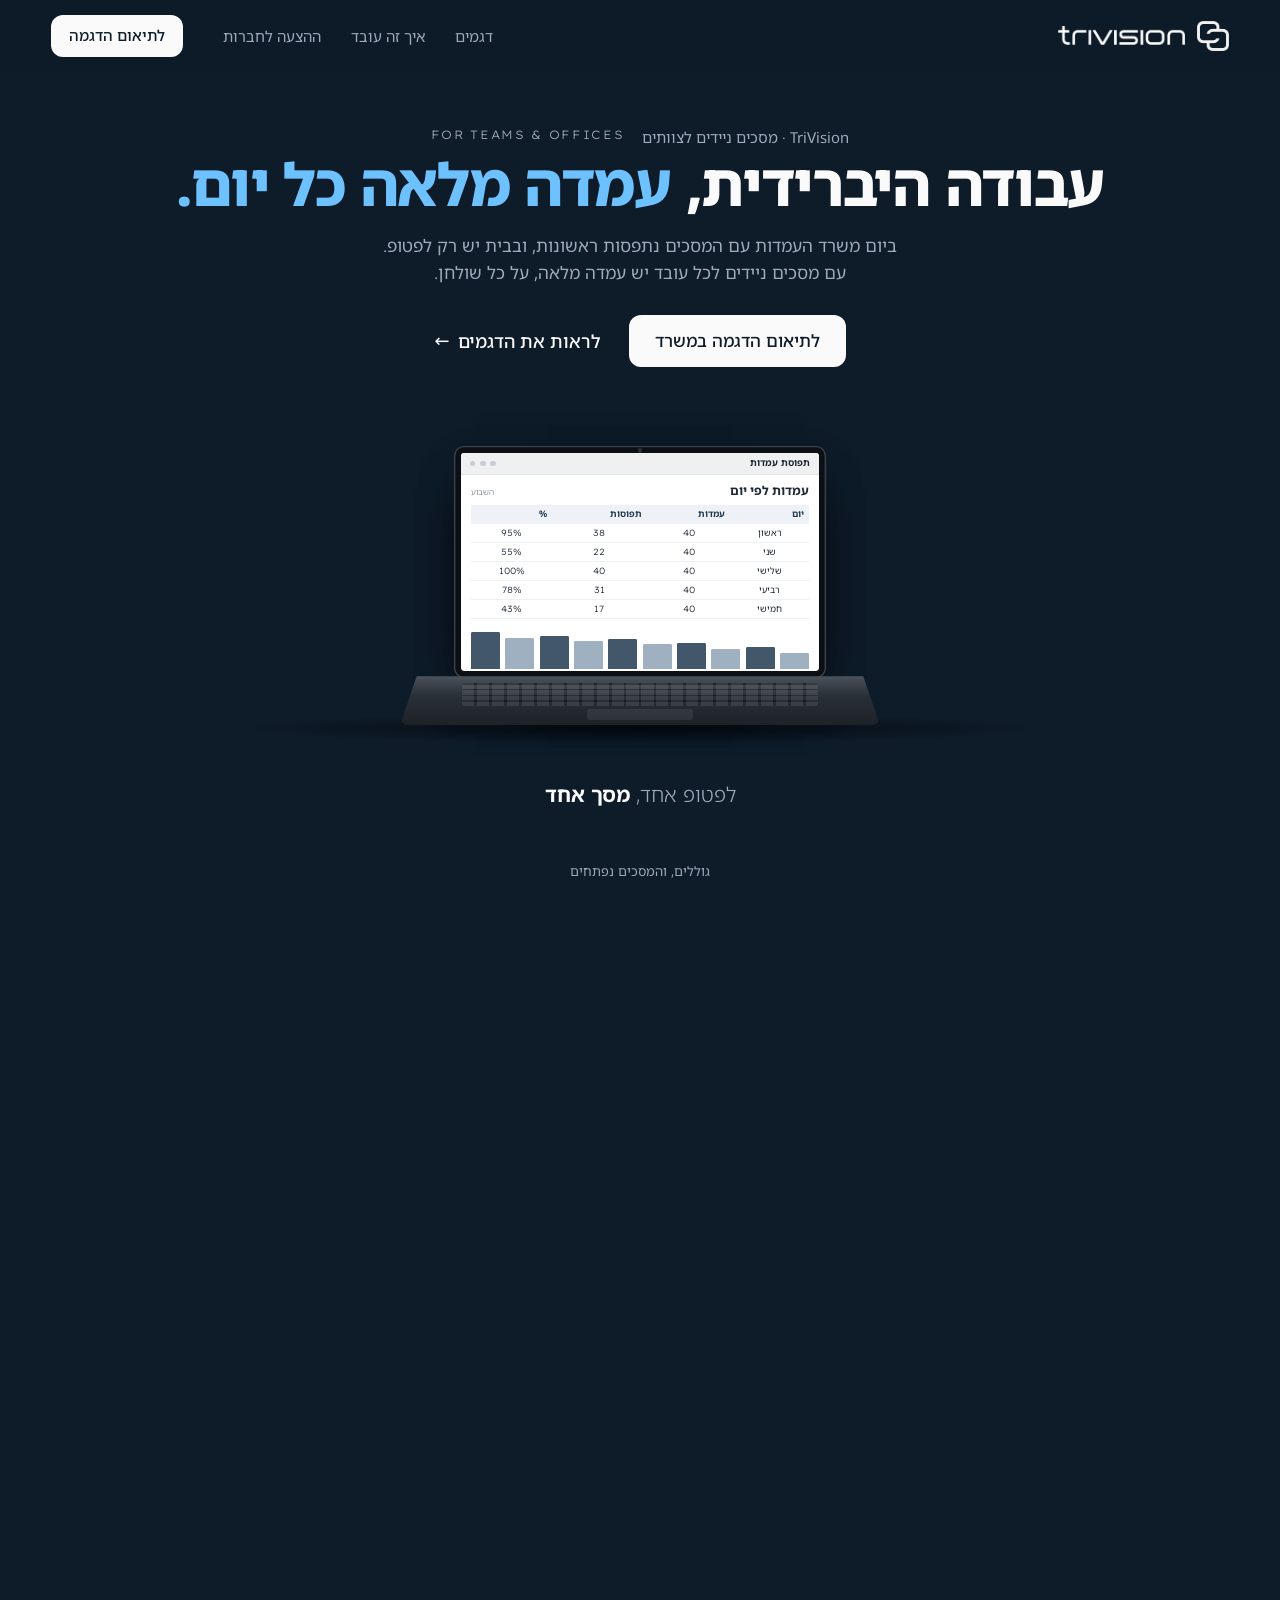
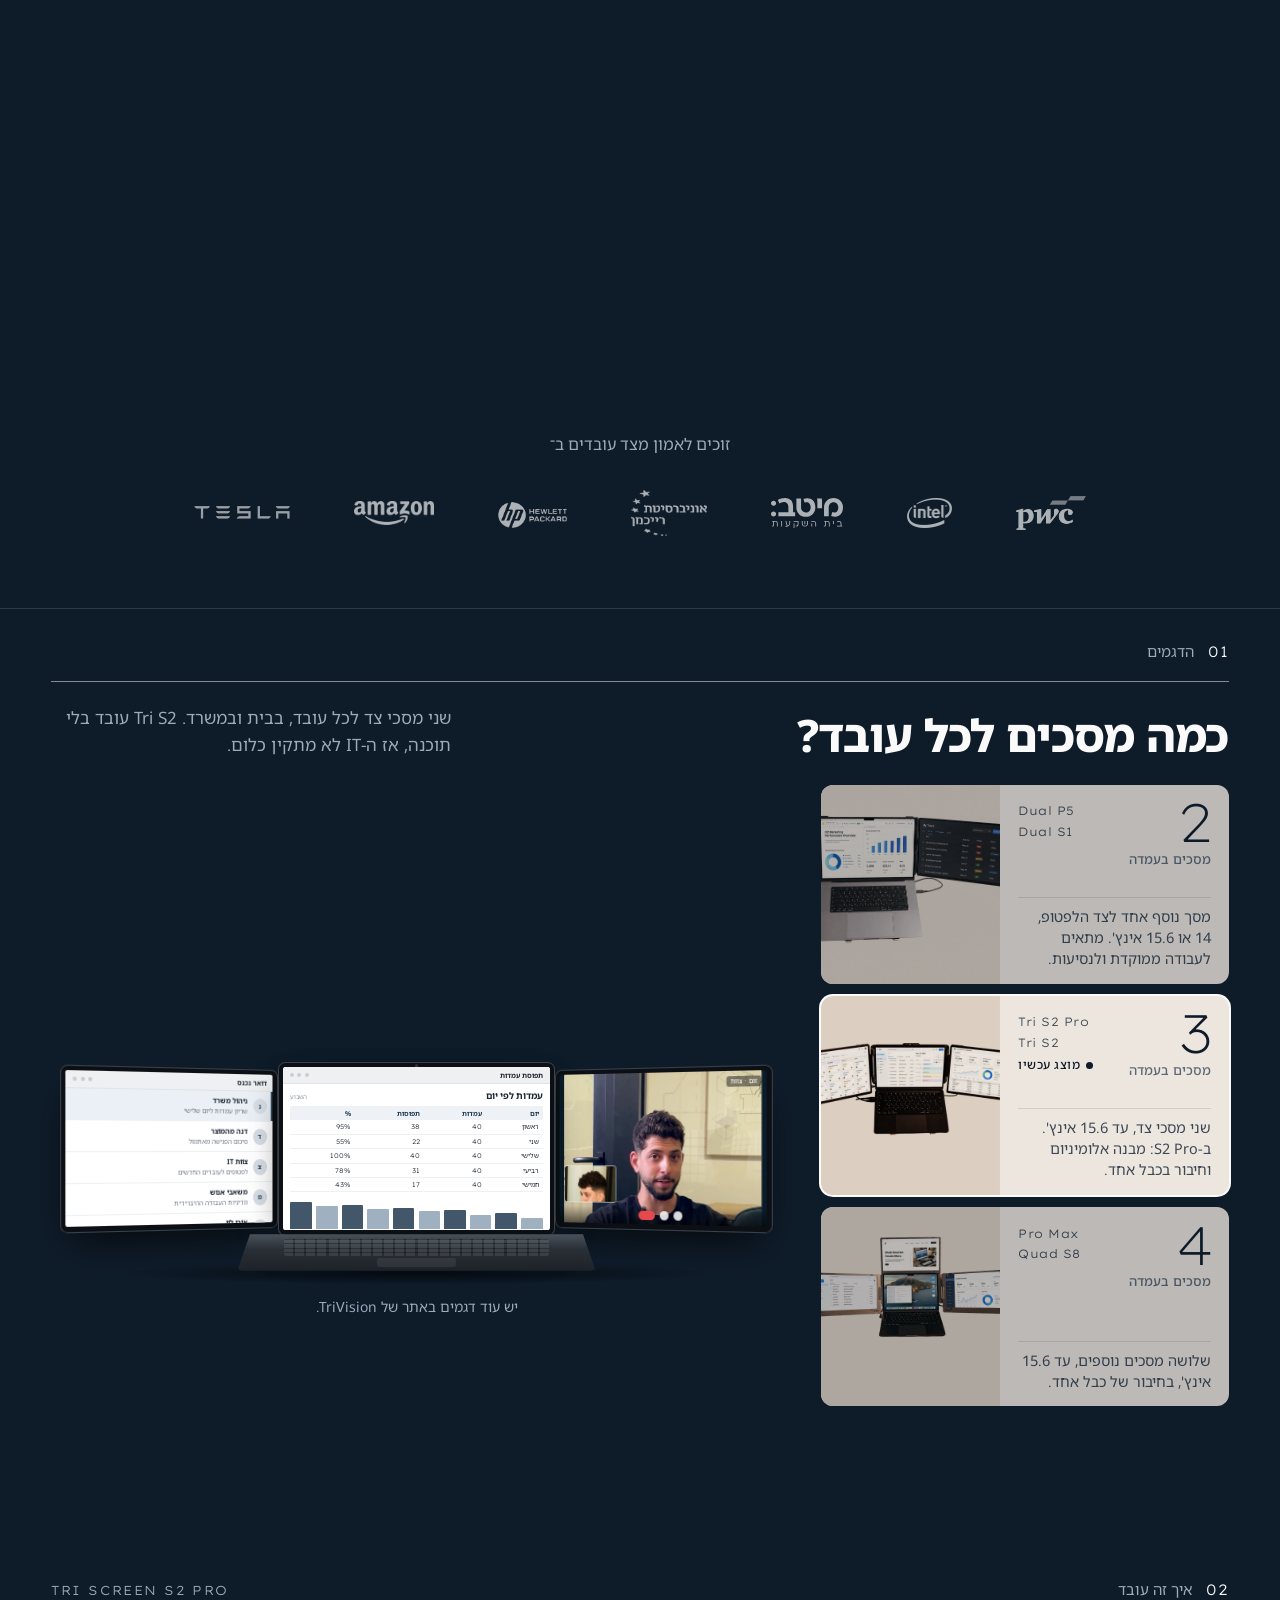
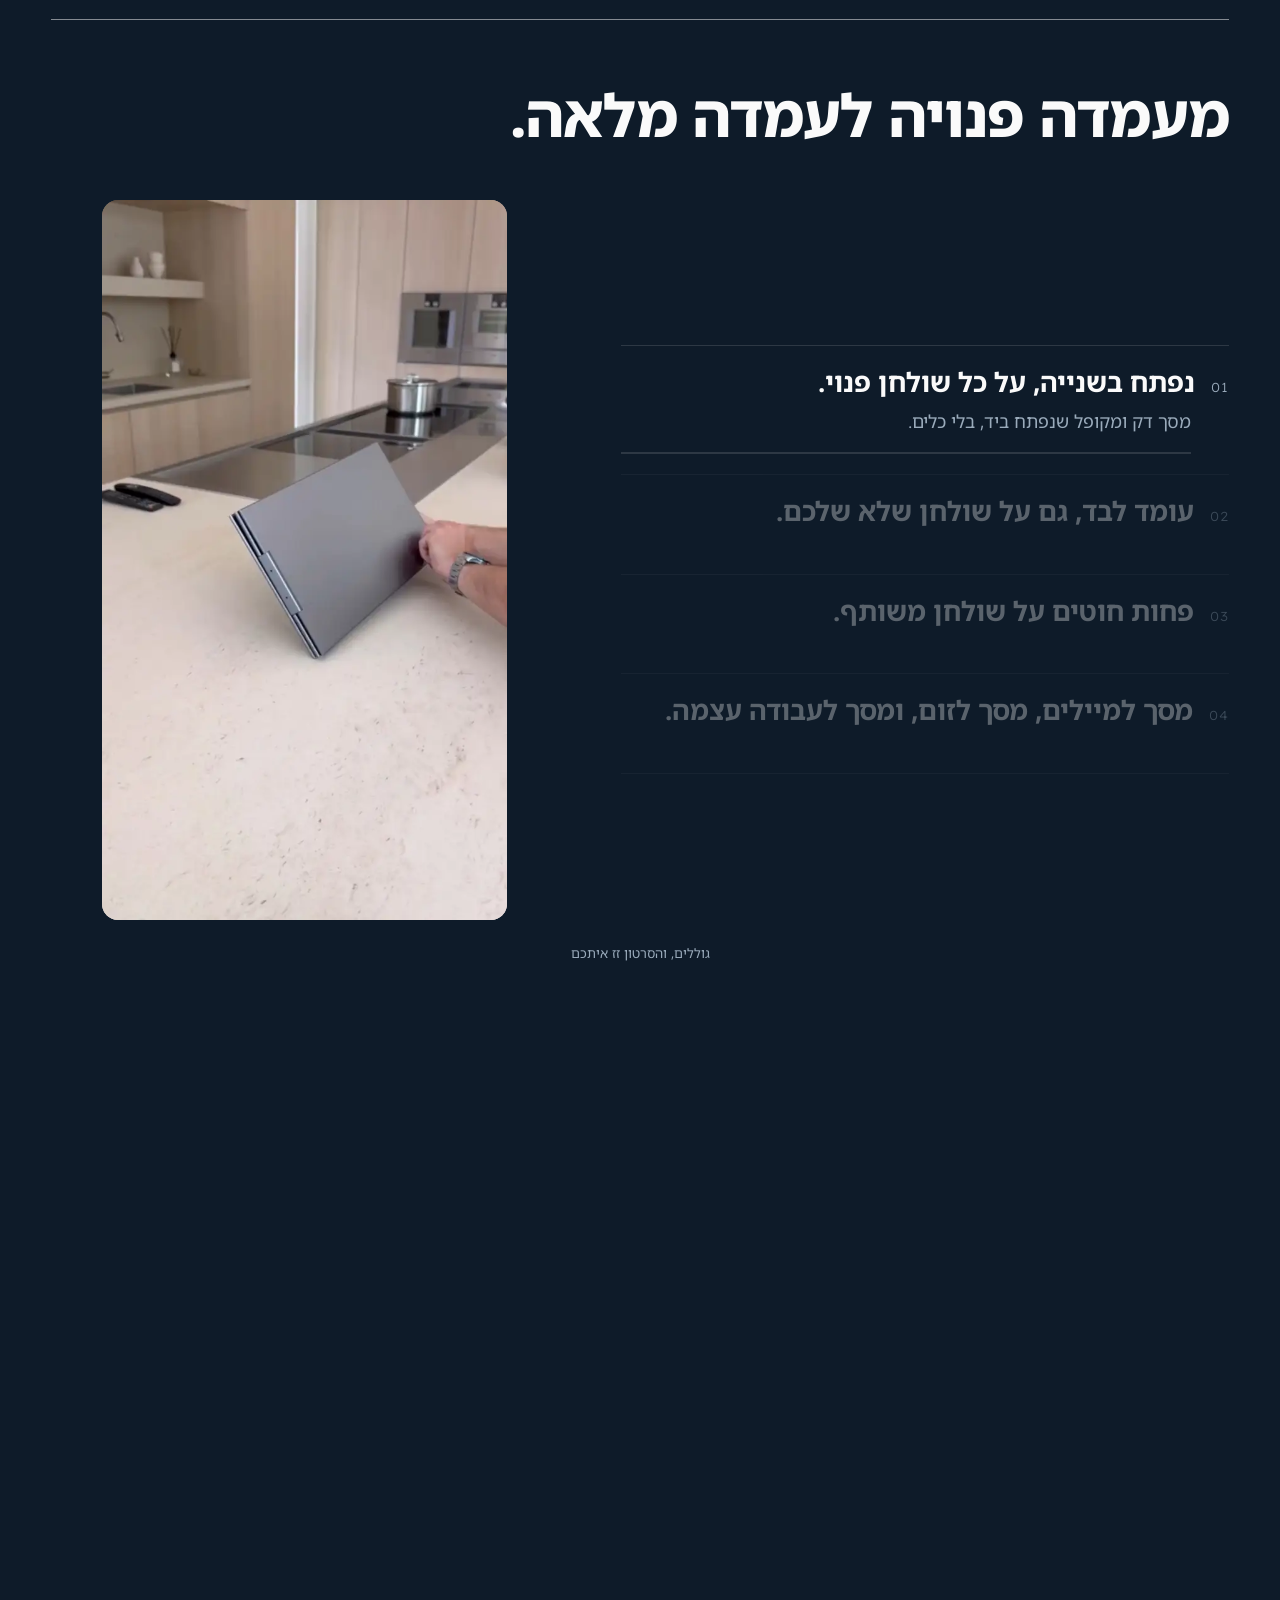
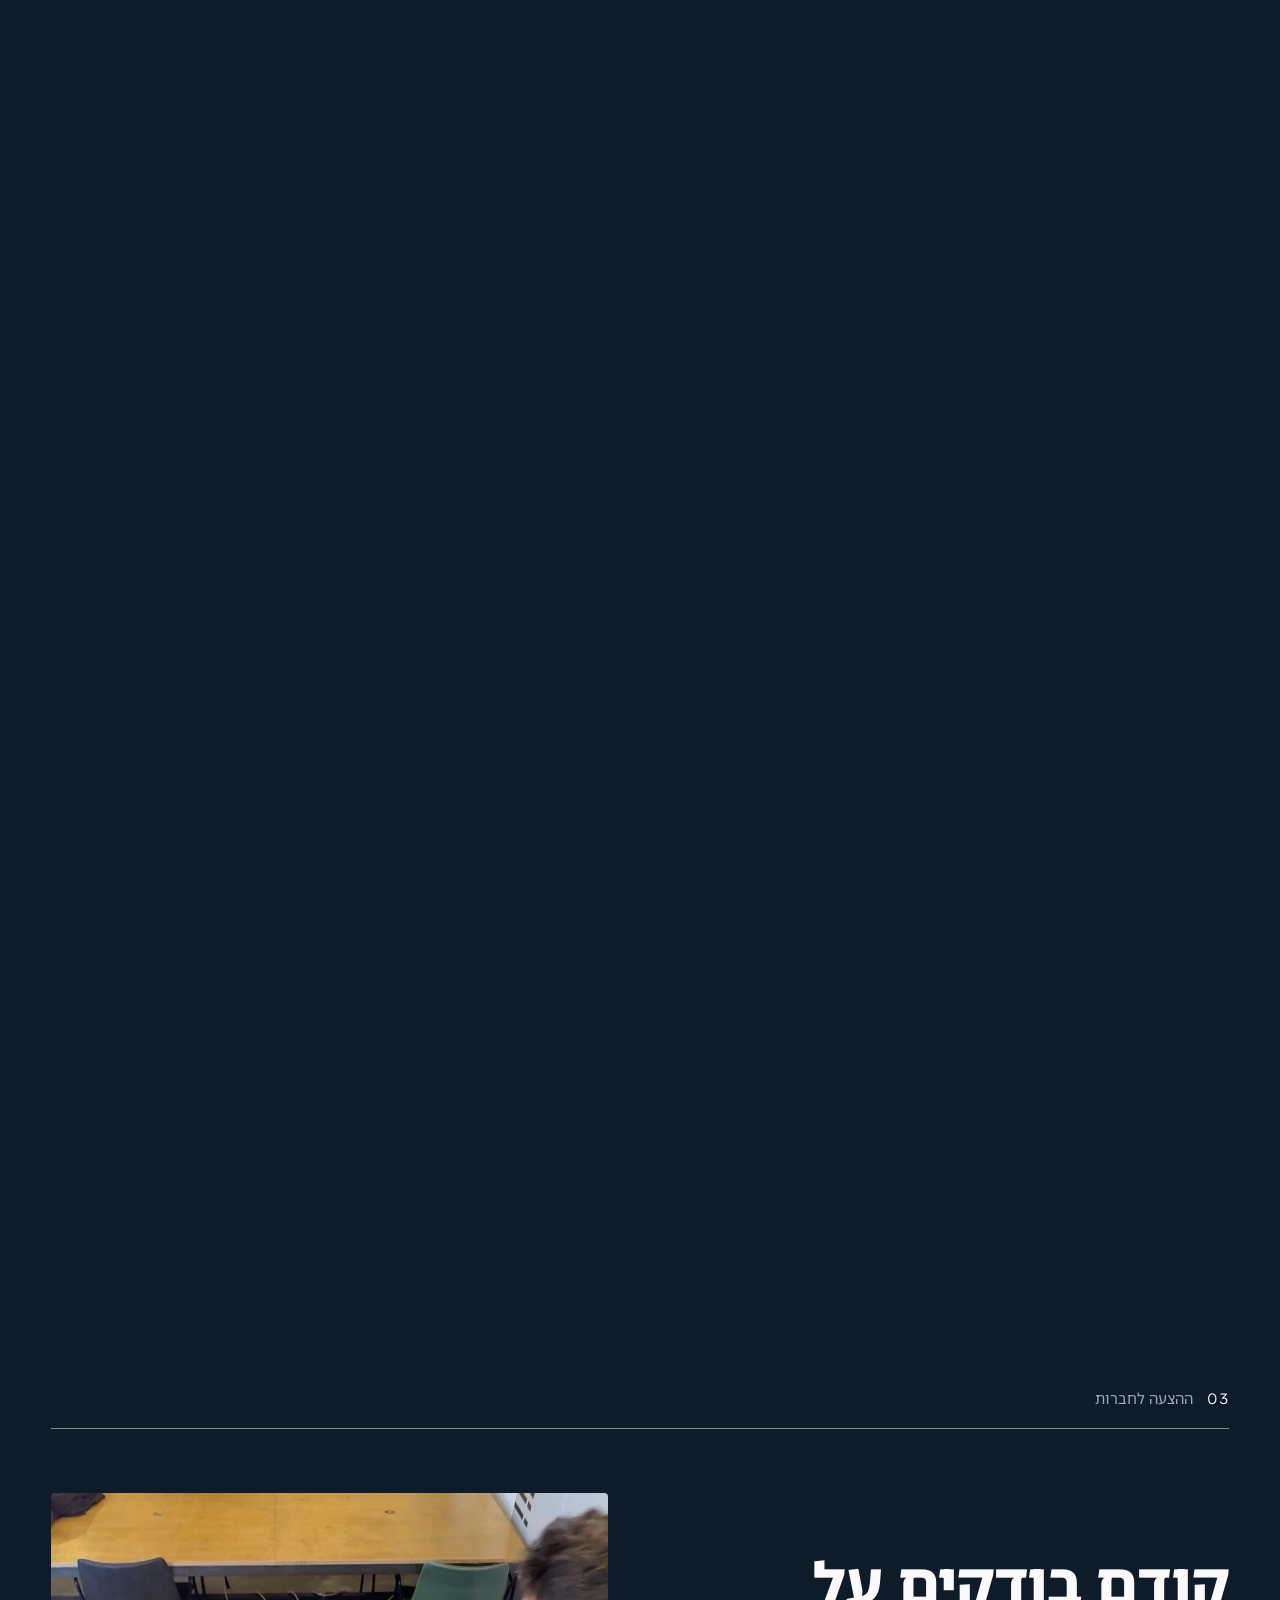
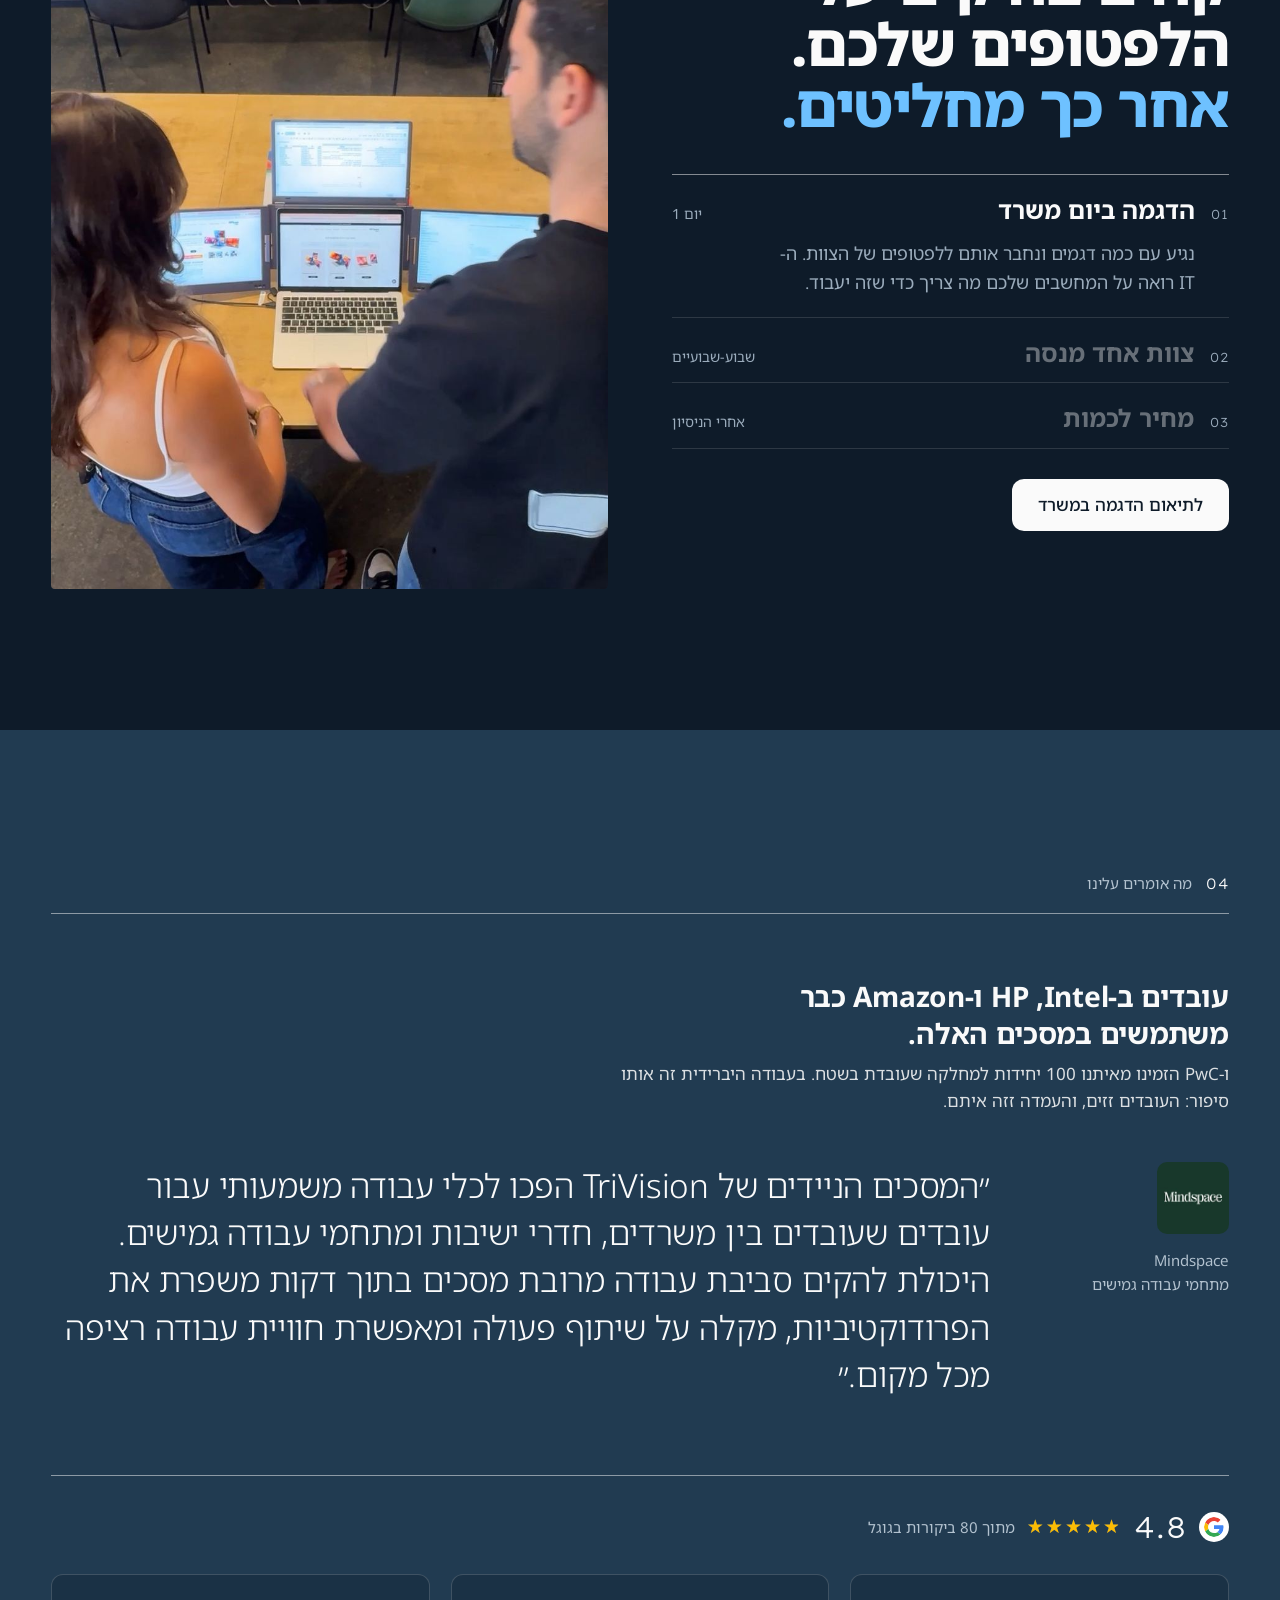
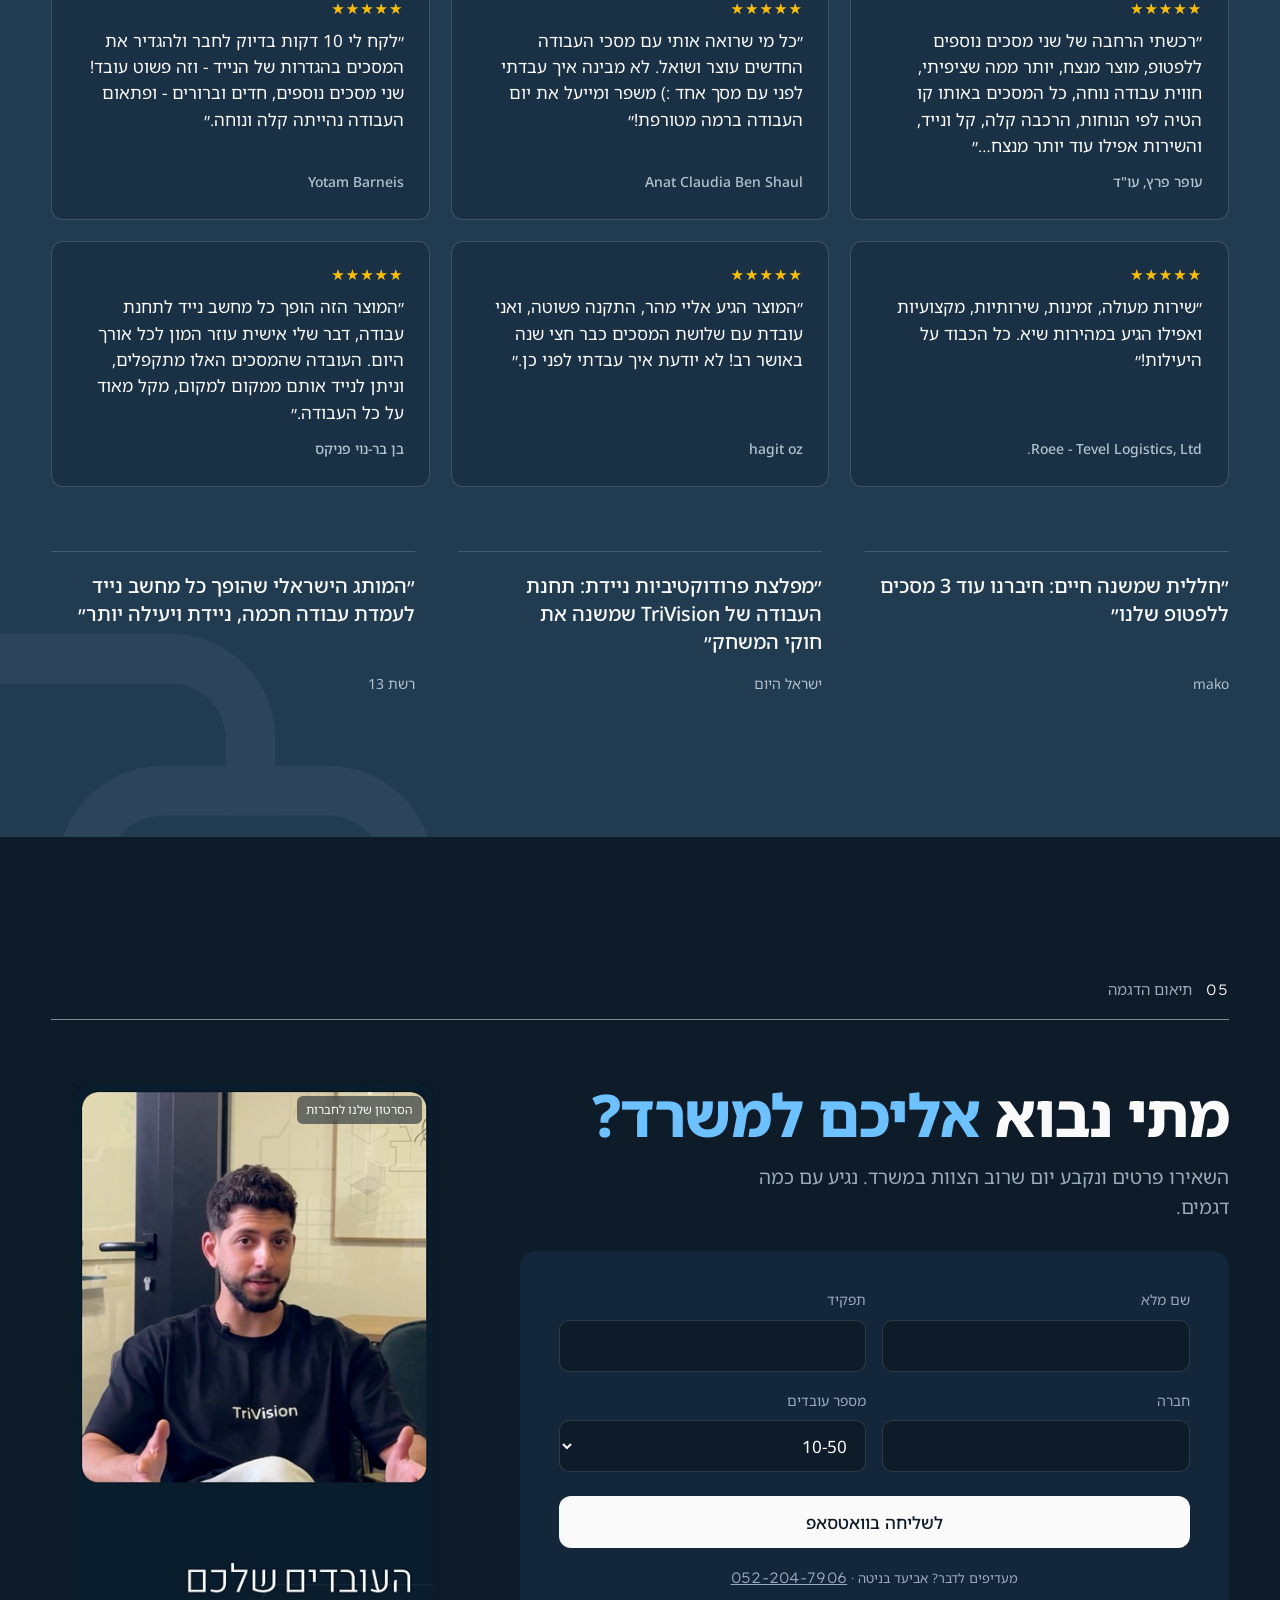
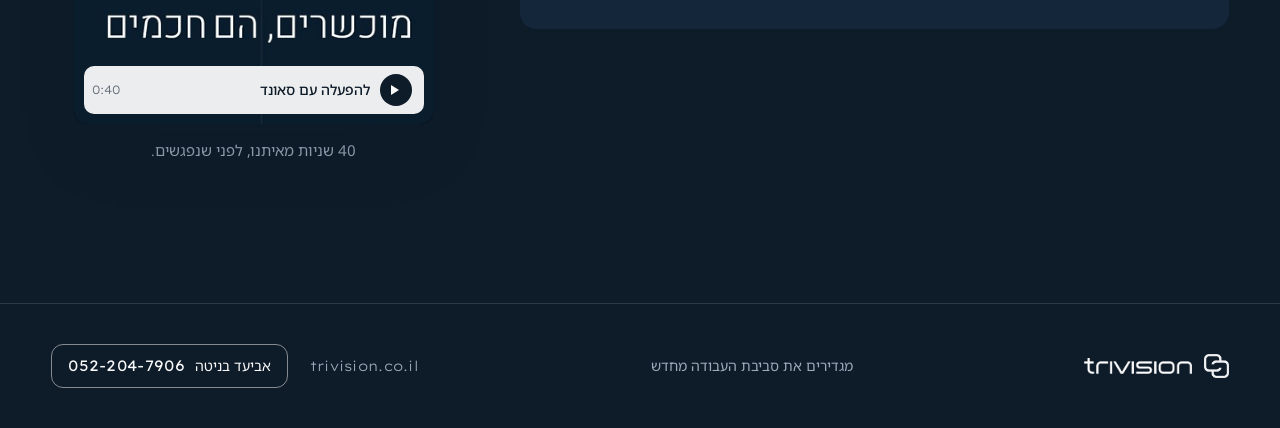
<file: hitech/index.html>
<!doctype html>
<html lang="he" dir="rtl" data-theme="night" data-page="hitech" data-endpoint="https://bennivbee.app.n8n.cloud/webhook/trivision-lp">
<head>
<meta charset="utf-8">
<meta name="viewport" content="width=device-width, initial-scale=1">
<meta name="robots" content="noindex, nofollow">
<title>TriVision לחברות הייטק</title>
<meta name="description" content="מסכים ניידים לחברות הייטק בעבודה היברידית: עמדה מלאה לכל עובד, בבית ובמשרד. הדגמה במשרד, בדיקה על הלפטופים שלכם ומחיר לכמות.">
<meta property="og:type" content="website">
<meta property="og:locale" content="he_IL">
<meta property="og:site_name" content="TriVision">
<meta property="og:title" content="TriVision לחברות הייטק">
<meta property="og:description" content="מסכים ניידים לחברות הייטק בעבודה היברידית: עמדה מלאה לכל עובד, בבית ובמשרד. הדגמה במשרד, בדיקה על הלפטופים שלכם ומחיר לכמות.">
<meta property="og:image" content="https://go.triviewtech.com/assets/img/p0452.jpg">
<meta property="og:image:width" content="1800">
<meta property="og:image:height" content="1200">
<meta name="twitter:card" content="summary_large_image">
<link rel="icon" href="../assets/brand/icon-navy.png">
<link rel="preconnect" href="https://fonts.googleapis.com"><link rel="preconnect" href="https://fonts.gstatic.com" crossorigin><link rel="stylesheet" href="https://fonts.googleapis.com/css2?family=Noto+Sans+Hebrew:wght@300;400;500;700;800&family=Lexend+Exa:wght@200;300;400&display=swap">
<link rel="stylesheet" href="../assets/css/site.css">
<link rel="stylesheet" href="../assets/css/night.css">
</head>
<body>
<a class="skip" href="#main">דילוג לתוכן</a>
<header class="hdr">
  <div class="wrap hdr__in">
    <a class="logo" href="#top" aria-label="TriVision, לראש הדף"><img class="logo__icon" src="../assets/brand/icon-navy.png" alt=""><img class="logo__word" src="../assets/brand/wordmark-ink.png" alt="trivision"></a>
    <nav class="nav" aria-label="ניווט בדף"><a href="#models">דגמים</a><a href="#how">איך זה עובד</a><a href="#offer">ההצעה לחברות</a></nav>
    <a class="btn btn--sm" href="#demo">לתיאום הדגמה</a>
  </div>
</header>
<main id="main">
<section class="hero3 hero3--c" id="top" data-hero data-unfold>
  <div class="hero3__track">
    <div class="hero3__sticky">
      <div class="wrap hero3__grid">
        <div class="hero3__copy">
          <div class="hero3__eyebrow"><span>TriVision · מסכים ניידים לצוותים</span><span class="latin">FOR TEAMS &amp; OFFICES</span></div>
          <h1>עבודה היברידית, <span class="shade">עמדה מלאה כל יום.</span></h1>
          <p class="hero3__sub">ביום משרד העמדות עם המסכים נתפסות ראשונות, ובבית יש רק לפטופ. עם מסכים ניידים לכל עובד יש עמדה מלאה, על כל שולחן.</p>
          <div class="cta-row"><a class="btn" href="#demo">לתיאום הדגמה במשרד</a><a class="link-more" href="#models">לראות את הדגמים <span aria-hidden="true">←</span></a></div>
        </div><div class="hero3__dev">
          <div class="dev" data-unfold-dev role="img" aria-label="לפטופ עם מסכים ניידים של TriVision שנפתחים לצדדים">
      <div class="dev__rig">
        <span class="dev__shadow"></span>
        
        <div class="dev__scr dev__scr--l"><div class="ui"><div class="ui__bar">דואר נכנס<i></i><i></i><i></i></div><div class="mail__row is-sel"><em>נ</em><b>ניהול משרד</b><span>שריון עמדות ליום שלישי</span></div><div class="mail__row"><em>ד</em><b>דנה מהמוצר</b><span>סיכום הפגישה מאתמול</span></div><div class="mail__row"><em>צ</em><b>צוות IT</b><span>לפטופים לעובדים החדשים</span></div><div class="mail__row"><em>מ</em><b>משאבי אנוש</b><span>מדיניות העבודה ההיברידית</span></div><div class="mail__row"><em>א</em><b>אורי לוי</b><span>הזמנה: תכנון הרבעון</span></div><div class="mail__row"><em>ה</em><b>הנהלה</b><span>ימי משרד קבועים מינואר</span></div><div class="mail__row"><em>ת</em><b>תמיכה</b><span>עדכון תוכנה ביום חמישי</span></div></div></div>
        <a class="dev__scr dev__scr--r" href="#pitch" data-play-pitch aria-label="לצפייה בסרטון לחברות"><div class="ui call"><video muted playsinline loop preload="metadata" poster="../assets/img/poster-master.jpg" data-zoom-video><source src="../assets/video/b2b-master.mp4" type="video/mp4"></video><span class="call__live">זום · צוות</span><span class="call__self"><img src="../assets/img/face-self.jpg" alt=""></span><span class="call__ctl"><i></i><i></i><i class="end"></i></span></div></a>
        <div class="dev__lid"><div class="ui sheet"><div class="ui__bar">תפוסת עמדות<i></i><i></i><i></i></div>
          <div class="sheet__title">עמדות לפי יום<small>השבוע</small></div>
          <table><tr><th>יום</th><th>עמדות</th><th>תפוסות</th><th>%</th></tr><tr><td>ראשון</td><td>40</td><td>38</td><td>95%</td></tr><tr><td>שני</td><td>40</td><td>22</td><td>55%</td></tr><tr><td>שלישי</td><td>40</td><td>40</td><td>100%</td></tr><tr><td>רביעי</td><td>40</td><td>31</td><td>78%</td></tr><tr><td>חמישי</td><td>40</td><td>17</td><td>43%</td></tr></table>
          <div class="sheet__bars"><i style="height:38%"></i><i style="height:52%"></i><i style="height:46%"></i><i style="height:61%"></i><i style="height:58%"></i><i style="height:70%"></i><i style="height:66%"></i><i style="height:78%"></i><i style="height:74%"></i><i style="height:88%"></i></div></div></div>
        <div class="dev__deck"></div>
        <div class="dev__lbls" aria-hidden="true"><span class="l">מסך למיילים</span><span class="c">מסך לעבודה עצמה</span><span class="r">מסך לזום</span></div>
      </div>
    </div>
          <p class="hero3__count">לפטופ אחד, <b data-count>מסך אחד</b></p>
        </div>
      </div>
      <p class="hero3__hint">גוללים, והמסכים נפתחים</p>
    </div>
  </div>
</section>
<section class="trust" aria-label="לקוחות">
  <div class="wrap trust__in">
    <p class="trust__label">זוכים לאמון מצד עובדים ב־</p>
    <ul class="trust__logos"><li><img src="../assets/logos/ink/pwc.png" alt="PwC" style="--h:34px" loading="lazy"></li><li><img src="../assets/logos/ink/intel.png" alt="Intel" style="--h:30px" loading="lazy"></li><li><img src="../assets/logos/x.svg" alt="מיטב" style="--h:30px" loading="lazy"></li><li><img src="../assets/logos/ink/reichmanuni_svg.png" alt="אוניברסיטת רייכמן" style="--h:46px" loading="lazy"></li><li><img src="../assets/logos/ink/36.png" alt="HP" style="--h:30px" loading="lazy"></li><li><img src="../assets/logos/ink/29.png" alt="Amazon" style="--h:24px" loading="lazy"></li><li><img src="../assets/logos/ink/34.png" alt="Tesla" style="--h:13px" loading="lazy"></li></ul>
  </div>
</section>

<section class="prod" id="models" data-prod data-n="3">
  <div class="wrap prod__wrap">
    <header class="sec__head"><span class="sec__num">01</span><span class="sec__label">הדגמים</span></header>
    <div class="prod__head">
      <h2 class="h2">כמה מסכים לכל עובד?</h2>
      <p class="lede">שני מסכי צד לכל עובד, בבית ובמשרד. <bdi>Tri S2</bdi> עובד בלי תוכנה, אז ה-IT לא מתקין כלום.</p>
    </div>
    <div class="prod__main">
      <div class="prod__cards" role="tablist" aria-label="בחירת דגם"><button class="pcard" type="button" role="tab" data-n="2" aria-selected="false"><span class="pcard__top"><span class="pcard__n">2<small>מסכים בעמדה</small></span><span class="pcard__names">Dual P5<br>Dual S1<br><span class="pcard__sel">מוצג עכשיו</span></span></span><span class="pcard__img"><img src="../assets/img/dual-p5.jpg" alt="" loading="lazy"></span><span class="pcard__p">מסך נוסף אחד לצד הלפטופ, 14 או 15.6 אינץ'. מתאים לעבודה ממוקדת ולנסיעות.</span></button><button class="pcard" type="button" role="tab" data-n="3" aria-selected="true"><span class="pcard__top"><span class="pcard__n">3<small>מסכים בעמדה</small></span><span class="pcard__names">Tri S2 Pro<br>Tri S2<br><span class="pcard__sel">מוצג עכשיו</span></span></span><span class="pcard__img"><img src="../assets/img/tri-s2.jpg" alt="" loading="lazy"></span><span class="pcard__p">שני מסכי צד, עד 15.6 אינץ'. ב-<bdi>S2 Pro</bdi>: מבנה אלומיניום וחיבור בכבל אחד.</span></button><button class="pcard" type="button" role="tab" data-n="4" aria-selected="false"><span class="pcard__top"><span class="pcard__n">4<small>מסכים בעמדה</small></span><span class="pcard__names">Pro Max<br>Quad S8<br><span class="pcard__sel">מוצג עכשיו</span></span></span><span class="pcard__img"><img src="../assets/img/quad-s8.jpg" alt="" loading="lazy"></span><span class="pcard__p">שלושה מסכים נוספים, עד 15.6 אינץ', בחיבור של כבל אחד.</span></button></div>
      <div class="prod__stage"><div class="dev dev--quad" data-n="3" data-prod-dev role="img" aria-label="לפטופ עם מסכים ניידים של TriVision שנפתחים לצדדים">
      <div class="dev__rig">
        <span class="dev__shadow"></span>
        <div class="dev__scr dev__scr--t"><div class="ui chart"><div class="chart__kpis"><div><b>1,284</b>פניות</div><div><b>312</b>סגירות</div><div><b>4.6</b>ממוצע</div></div>
        <svg viewBox="0 0 200 60" preserveAspectRatio="none" aria-hidden="true"><polyline fill="none" stroke="#213b51" stroke-width="1.6" points="0,48 18,44 36,46 54,36 72,38 90,28 108,31 126,22 144,24 162,14 180,16 200,8"/><polyline fill="none" stroke="#8fa3b5" stroke-width="1.2" points="0,54 20,52 40,50 60,47 80,48 100,42 120,43 140,38 160,36 180,33 200,30"/></svg></div></div>
        <div class="dev__scr dev__scr--l"><div class="ui"><div class="ui__bar">דואר נכנס<i></i><i></i><i></i></div><div class="mail__row is-sel"><em>נ</em><b>ניהול משרד</b><span>שריון עמדות ליום שלישי</span></div><div class="mail__row"><em>ד</em><b>דנה מהמוצר</b><span>סיכום הפגישה מאתמול</span></div><div class="mail__row"><em>צ</em><b>צוות IT</b><span>לפטופים לעובדים החדשים</span></div><div class="mail__row"><em>מ</em><b>משאבי אנוש</b><span>מדיניות העבודה ההיברידית</span></div><div class="mail__row"><em>א</em><b>אורי לוי</b><span>הזמנה: תכנון הרבעון</span></div><div class="mail__row"><em>ה</em><b>הנהלה</b><span>ימי משרד קבועים מינואר</span></div><div class="mail__row"><em>ת</em><b>תמיכה</b><span>עדכון תוכנה ביום חמישי</span></div></div></div>
        <div class="dev__scr dev__scr--r"><div class="ui call"><img class="call__main" src="../assets/img/poster-master.jpg" alt=""><span class="call__live">זום · צוות</span><span class="call__self"><img src="../assets/img/face-self.jpg" alt=""></span><span class="call__ctl"><i></i><i></i><i class="end"></i></span></div></div>
        <div class="dev__lid"><div class="ui sheet"><div class="ui__bar">תפוסת עמדות<i></i><i></i><i></i></div>
          <div class="sheet__title">עמדות לפי יום<small>השבוע</small></div>
          <table><tr><th>יום</th><th>עמדות</th><th>תפוסות</th><th>%</th></tr><tr><td>ראשון</td><td>40</td><td>38</td><td>95%</td></tr><tr><td>שני</td><td>40</td><td>22</td><td>55%</td></tr><tr><td>שלישי</td><td>40</td><td>40</td><td>100%</td></tr><tr><td>רביעי</td><td>40</td><td>31</td><td>78%</td></tr><tr><td>חמישי</td><td>40</td><td>17</td><td>43%</td></tr></table>
          <div class="sheet__bars"><i style="height:38%"></i><i style="height:52%"></i><i style="height:46%"></i><i style="height:61%"></i><i style="height:58%"></i><i style="height:70%"></i><i style="height:66%"></i><i style="height:78%"></i><i style="height:74%"></i><i style="height:88%"></i></div></div></div>
        <div class="dev__deck"></div>
        
      </div>
    </div><p class="prod__note">יש עוד דגמים באתר של TriVision.</p></div>
    </div>
    <div class="prod__info" aria-live="polite"><div data-for="2"><b>Dual P5 · Dual S1</b><p>מסך נוסף אחד לצד הלפטופ, 14 או 15.6 אינץ'. מתאים לעבודה ממוקדת ולנסיעות.</p></div><div data-for="3"><b>Tri S2 Pro · Tri S2</b><p>שני מסכי צד, עד 15.6 אינץ'. ב-<bdi>S2 Pro</bdi>: מבנה אלומיניום וחיבור בכבל אחד.</p></div><div data-for="4"><b>Pro Max · Quad S8</b><p>שלושה מסכים נוספים, עד 15.6 אינץ', בחיבור של כבל אחד.</p></div></div>
  </div>
</section>

<section class="sec film film--short" id="how" data-film data-frames="113" data-src="../assets/seq/f" data-chapters="0-40,41-65,66-92,93-112">
  <div class="wrap">
    <header class="sec__head"><span class="sec__num">02</span><span class="sec__label">איך זה עובד</span><span class="latin-end">Tri Screen S2 Pro</span></header>
    <h2 class="h2">מעמדה פנויה לעמדה מלאה.</h2>
  </div>
  <div class="film__track">
    <div class="film__sticky">
      <div class="wrap film__grid">
        <div class="film__screen"><img class="film__poster" src="../assets/seq/f000.webp" alt="מסך נייד של TriVision נפתח ומתחבר ללפטופ"><canvas aria-hidden="true"></canvas></div>
        <ol class="film__chapters"><li class="is-on"><h3>נפתח בשנייה, על כל שולחן פנוי.</h3><p>מסך דק ומקופל שנפתח ביד, בלי כלים.</p><span class="film__bar"><i></i></span><img class="still" src="../assets/seq/f022.webp" alt="" loading="lazy"></li><li><h3>עומד לבד, גם על שולחן שלא שלכם.</h3><p>רגלית מתקפלת מחזיקה את המסכים ליד הלפטופ. היום במשרד, מחר בבית.</p><span class="film__bar"><i></i></span><img class="still" src="../assets/seq/f058.webp" alt="" loading="lazy"></li><li><h3>פחות חוטים על שולחן משותף.</h3><p>בדגמים <bdi>S2 Pro</bdi>, <bdi>Pro Max</bdi> ו-<bdi>Quad S8</bdi> הכול עובר בכבל אחד.</p><span class="film__bar"><i></i></span><img class="still" src="../assets/seq/f084.webp" alt="" loading="lazy"></li><li><h3>מסך למיילים, מסך לזום, ומסך לעבודה עצמה.</h3><p>עמדה של שלושה מסכים, גם על שולחן שאתמול ישב בו מישהו אחר.</p><span class="film__bar"><i></i></span><img class="still" src="../assets/seq/f106.webp" alt="" loading="lazy"></li></ol>
      </div>
      <p class="film__hint">גוללים, והסרטון זז איתכם</p>
    </div>
  </div>
</section>

<section class="sec" id="offer">
  <div class="wrap">
    <header class="sec__head"><span class="sec__num">03</span><span class="sec__label">ההצעה לחברות</span></header>
    <div class="offer3__grid">
      <div class="offer3__copy">
        <h2 class="h2">קודם בודקים על הלפטופים שלכם.<br><span class="shade">אחר כך מחליטים.</span></h2>
        <ol class="stepper" data-stepper><li class="is-on"><button type="button" aria-expanded="true"><span class="n">01</span><span class="t">הדגמה ביום משרד</span><span class="when">יום 1</span></button><div class="stepper__body"><p>נגיע עם כמה דגמים ונחבר אותם ללפטופים של הצוות. ה-IT רואה על המחשבים שלכם מה צריך כדי שזה יעבוד.</p></div><span class="stepper__bar"><i></i></span></li><li><button type="button" aria-expanded="false"><span class="n">02</span><span class="t">צוות אחד מנסה</span><span class="when">שבוע-שבועיים</span></button><div class="stepper__body"><p>נשאיר כמה מסכים לצוות אחד, כדי לראות איך זה עובד בשבוע היברידי רגיל.</p></div><span class="stepper__bar"><i></i></span></li><li><button type="button" aria-expanded="false"><span class="n">03</span><span class="t">מחיר לכמות</span><span class="when">אחרי הניסיון</span></button><div class="stepper__body"><p>נבנה הצעת מחיר לפי מספר העובדים והדגמים שהצוות בחר.</p></div><span class="stepper__bar"><i></i></span></li></ol>
        <a class="btn" href="#demo">לתיאום הדגמה במשרד</a>
      </div>
      <div class="offer3__visual" data-step-imgs><img class="is-on" src="../assets/img/still-office-demo.jpg" alt="הדגמה של מסכי TriVision מול צוות במשרד" loading="lazy"><img src="../assets/img/p0452.jpg" alt="עבודה על לפטופ עם שני מסכים ניידים" loading="lazy"><img src="../assets/img/p0454.jpg" alt="לפטופ עם שני מסכים ניידים על שולחן עבודה" loading="lazy"></div>
    </div>
  </div>
</section>

<section class="sec tone-navy" id="proof">
  <img class="tone-mark" src="../assets/brand/icon-white.png" alt="" aria-hidden="true">
  <div class="wrap">
    <header class="sec__head"><span class="sec__num">04</span><span class="sec__label">מה אומרים עלינו</span></header>
    <div class="proofline"><h3>עובדים ב-<bdi>Intel</bdi>, <bdi>HP</bdi> ו-<bdi>Amazon</bdi> כבר משתמשים במסכים האלה.</h3><p>ו-PwC הזמינו מאיתנו 100 יחידות למחלקה שעובדת בשטח. בעבודה היברידית זה אותו סיפור: העובדים זזים, והעמדה זזה איתם.</p></div>
    <div class="quote">
      <div class="quote__who"><img src="../assets/img/mindspace.jpg" alt="Mindspace" loading="lazy"><span>Mindspace<br>מתחמי עבודה גמישים</span></div>
      <blockquote><p>״המסכים הניידים של TriVision הפכו לכלי עבודה משמעותי עבור עובדים שעובדים בין משרדים, חדרי ישיבות ומתחמי עבודה גמישים. היכולת להקים סביבת עבודה מרובת מסכים בתוך דקות משפרת את הפרודוקטיביות, מקלה על שיתוף פעולה ומאפשרת חוויית עבודה רציפה מכל מקום.״</p></blockquote>
    </div>
    <div class="greviews">
      <div class="greviews__head">
        <svg class="greviews__g" viewBox="0 0 48 48" aria-hidden="true"><path fill="#EA4335" d="M24 9.5c3.5 0 6.6 1.2 9.1 3.6l6.8-6.8C35.8 2.4 30.3 0 24 0 14.6 0 6.5 5.4 2.6 13.2l7.9 6.1C12.4 13.7 17.7 9.5 24 9.5z"/><path fill="#4285F4" d="M46.9 24.5c0-1.6-.1-3.1-.4-4.5H24v9h12.9c-.6 3-2.3 5.5-4.9 7.2l7.6 5.9c4.4-4.1 7.3-10.1 7.3-17.6z"/><path fill="#FBBC05" d="M10.5 28.7c-.5-1.5-.8-3-.8-4.7s.3-3.2.8-4.7l-7.9-6.1C.9 16.5 0 20.1 0 24s.9 7.5 2.6 10.8l7.9-6.1z"/><path fill="#34A853" d="M24 48c6.5 0 11.9-2.1 15.9-5.8l-7.6-5.9c-2.1 1.4-4.9 2.3-8.3 2.3-6.3 0-11.6-4.2-13.5-9.9l-7.9 6.1C6.5 42.6 14.6 48 24 48z"/></svg>
        <span class="greviews__score latin">4.8</span>
        <span class="greviews__stars" style="--fill:96%" aria-hidden="true"></span>
        <span class="greviews__label">מתוך 80 ביקורות בגוגל</span>
      </div>
      <ul class="greviews__list" tabindex="0" aria-label="ביקורות מגוגל"><li><span class="greviews__stars" style="--fill:100%" aria-label="5 כוכבים"></span><p>״רכשתי הרחבה של שני מסכים נוספים ללפטופ, מוצר מנצח, יותר ממה שציפיתי, חווית עבודה נוחה, כל המסכים באותו קו הטיה לפי הנוחות, הרכבה קלה, קל ונייד, והשירות אפילו עוד יותר מנצח…״</p><b>עופר פרץ, עו"ד</b></li><li><span class="greviews__stars" style="--fill:100%" aria-label="5 כוכבים"></span><p>״כל מי שרואה אותי עם מסכי העבודה החדשים עוצר ושואל. לא מבינה איך עבדתי לפני עם מסך אחד :) משפר ומייעל את יום העבודה ברמה מטורפת!״</p><b>Anat Claudia Ben Shaul</b></li><li><span class="greviews__stars" style="--fill:100%" aria-label="5 כוכבים"></span><p>״לקח לי 10 דקות בדיוק לחבר ולהגדיר את המסכים בהגדרות של הנייד - וזה פשוט עובד! שני מסכים נוספים, חדים וברורים - ופתאום העבודה נהייתה קלה ונוחה.״</p><b>Yotam Barneis</b></li><li><span class="greviews__stars" style="--fill:100%" aria-label="5 כוכבים"></span><p>״שירות מעולה, זמינות, שירותיות, מקצועיות ואפילו הגיע במהירות שיא. כל הכבוד על היעילות!״</p><b>Roee - Tevel Logistics, Ltd.</b></li><li><span class="greviews__stars" style="--fill:100%" aria-label="5 כוכבים"></span><p>״המוצר הגיע אליי מהר, התקנה פשוטה, ואני עובדת עם שלושת המסכים כבר חצי שנה באושר רב! לא יודעת איך עבדתי לפני כן.״</p><b>hagit oz</b></li><li><span class="greviews__stars" style="--fill:100%" aria-label="5 כוכבים"></span><p>״המוצר הזה הופך כל מחשב נייד לתחנת עבודה, דבר שלי אישית עוזר המון לכל אורך היום. העובדה שהמסכים האלו מתקפלים, וניתן לנייד אותם ממקום למקום, מקל מאוד על כל העבודה.״</p><b>בן בר-נוי פניקס</b></li></ul>
    </div>
    <div class="pressq"><figure><blockquote>״חללית שמשנה חיים: חיברנו עוד 3 מסכים ללפטופ שלנו״</blockquote><figcaption>mako</figcaption></figure><figure><blockquote>״מפלצת פרודוקטיביות ניידת: תחנת העבודה של TriVision שמשנה את חוקי המשחק״</blockquote><figcaption>ישראל היום</figcaption></figure><figure><blockquote>״המותג הישראלי שהופך כל מחשב נייד לעמדת עבודה חכמה, ניידת ויעילה יותר״</blockquote><figcaption>רשת 13</figcaption></figure></div>
  </div>
</section>

<section class="sec" id="demo">
  <div class="wrap">
    <header class="sec__head"><span class="sec__num">05</span><span class="sec__label">תיאום הדגמה</span></header>
    <div class="demo3">
      <div>
        <div class="demo3__intro">
          <h2 class="h2">מתי נבוא <span class="shade">אליכם למשרד?</span></h2>
          <p class="lede">השאירו פרטים ונקבע יום שרוב הצוות במשרד. נגיע עם כמה דגמים.</p>
        </div>
        <form class="form" data-wa="972522047906" data-source="hitech" action="https://wa.me/972522047906">
          <label>שם מלא<input name="name" autocomplete="name" required></label>
          <label>תפקיד<input name="role" autocomplete="organization-title"></label>
          <label>חברה<input name="company" autocomplete="organization" required></label>
          <label>מספר עובדים<select name="size"><option>10-50</option><option>51-200</option><option>201-500</option><option>500+</option></select></label>
          <button class="btn" type="submit">לשליחה בוואטסאפ</button>
          <p class="form__ok" role="status">פותחים וואטסאפ עם ההודעה מוכנה. אם לא נפתח, <a class="form__go" href="https://wa.me/972522047906" rel="noopener">לחצו כאן</a>.</p>
          <p class="form__note">מעדיפים לדבר? אביעד בניטה · <a href="tel:+972522047906" class="latin" dir="ltr">052-204-7906</a></p>
        </form>
      </div>
      <div class="demo3__side">
        <figure class="pitch pitch--inline" id="pitch" data-pitch>
          <video muted playsinline loop preload="metadata" poster="../assets/img/poster-master.jpg" aria-label="הסרטון של TriVision לחברות, עם כתוביות">
            <source src="../assets/video/b2b-master.mp4" type="video/mp4">
          </video>
          <span class="pitch__cap">הסרטון שלנו לחברות</span>
          <button class="pitch__play" type="button"><span class="ico-play" aria-hidden="true"></span><span>להפעלה עם סאונד</span><span class="latin">0:40</span></button>
        </figure>
        <p class="demo3__vidcap">40 שניות מאיתנו, לפני שנפגשים.</p>
      </div>
    </div>
  </div>
</section>
</main>

<footer class="ftr">
  <div class="wrap ftr__in">
    <span class="logo"><img class="logo__icon" src="../assets/brand/icon-navy.png" alt="" style="height:24px"><img class="logo__word" src="../assets/brand/wordmark-ink.png" alt="trivision"></span>
    <span class="ftr__tag">מגדירים את סביבת העבודה מחדש</span>
    <span class="ftr__end"><span class="latin">trivision.co.il</span><a class="ftr__tel" href="tel:+972522047906"><span>אביעד בניטה</span><b class="latin" dir="ltr">052-204-7906</b></a></span>
  </div>
</footer>
<div class="sticky-cta"><a class="btn" href="#demo">לתיאום הדגמה במשרד</a></div>
<script src="../assets/js/site.js" defer></script>
<script src="../assets/js/night.js" defer></script>
<script src="../assets/js/track.js" defer></script>
</body>
</html>
</file>
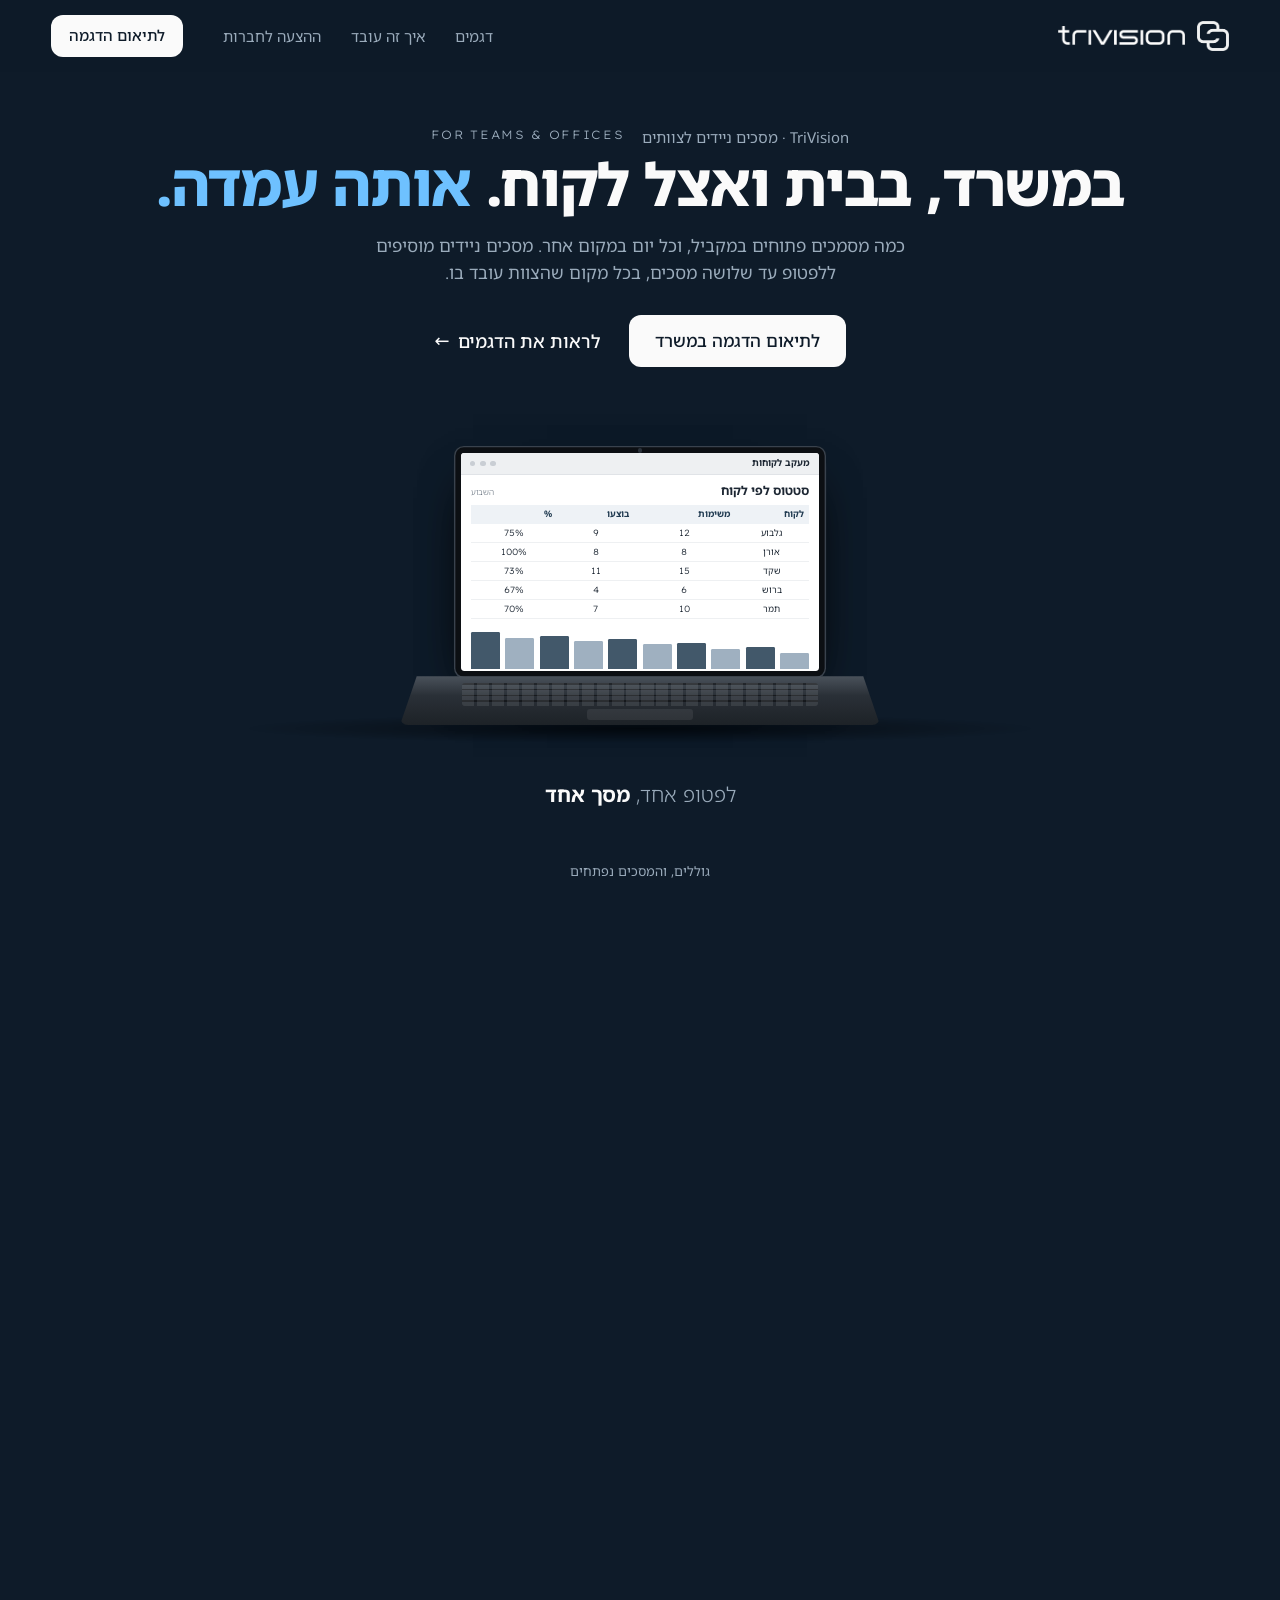
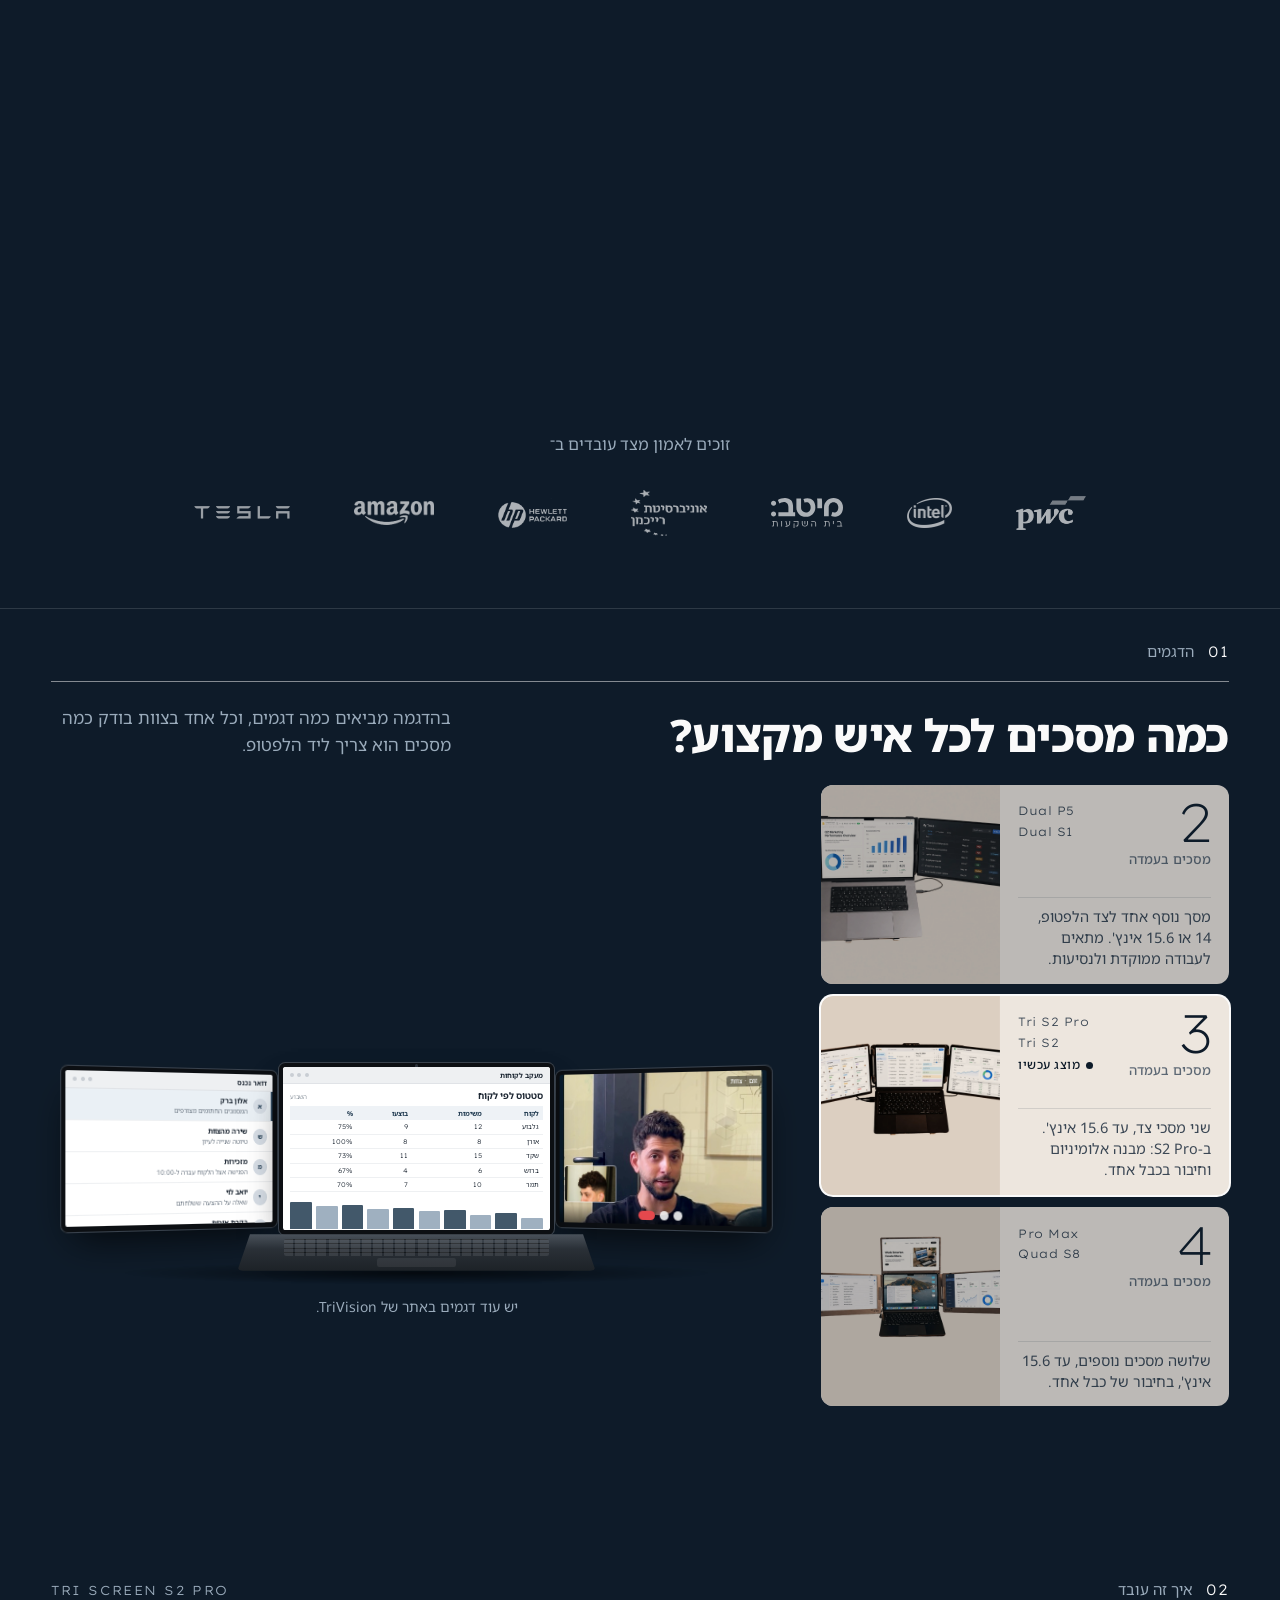
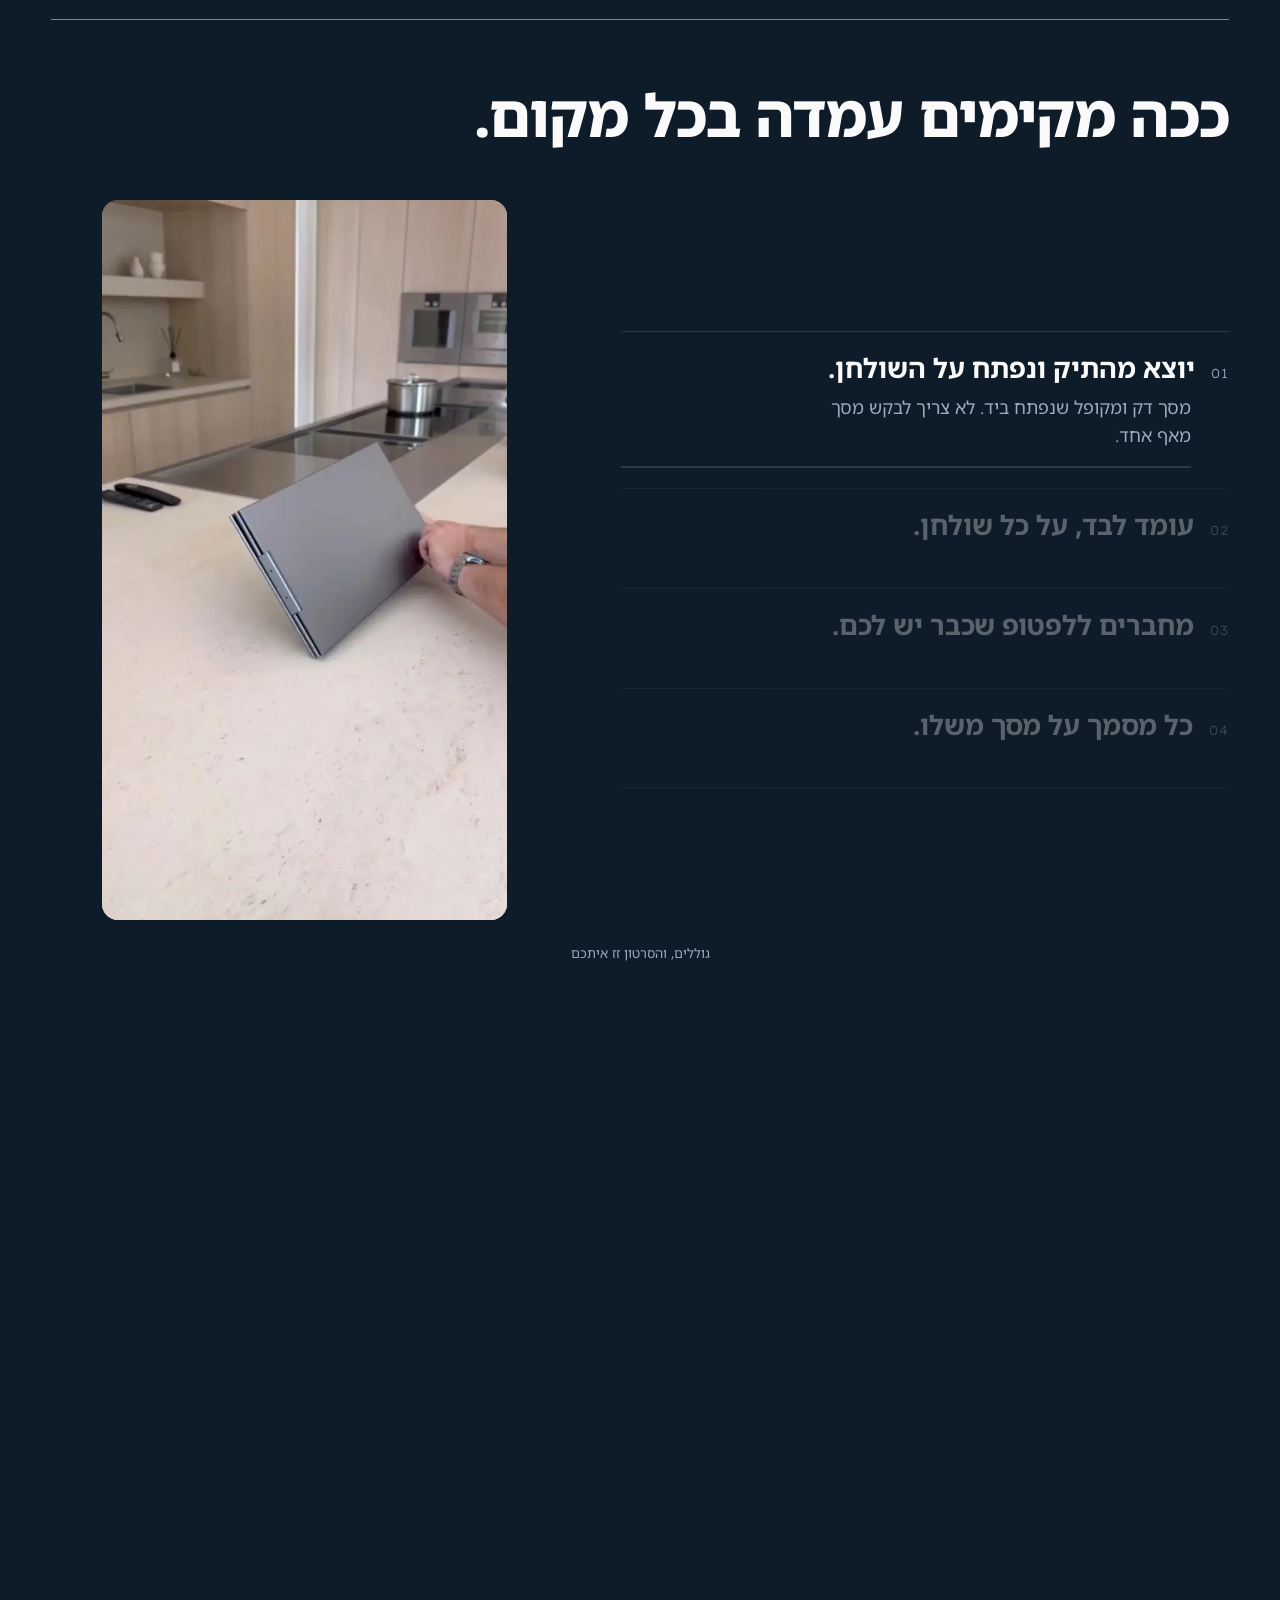
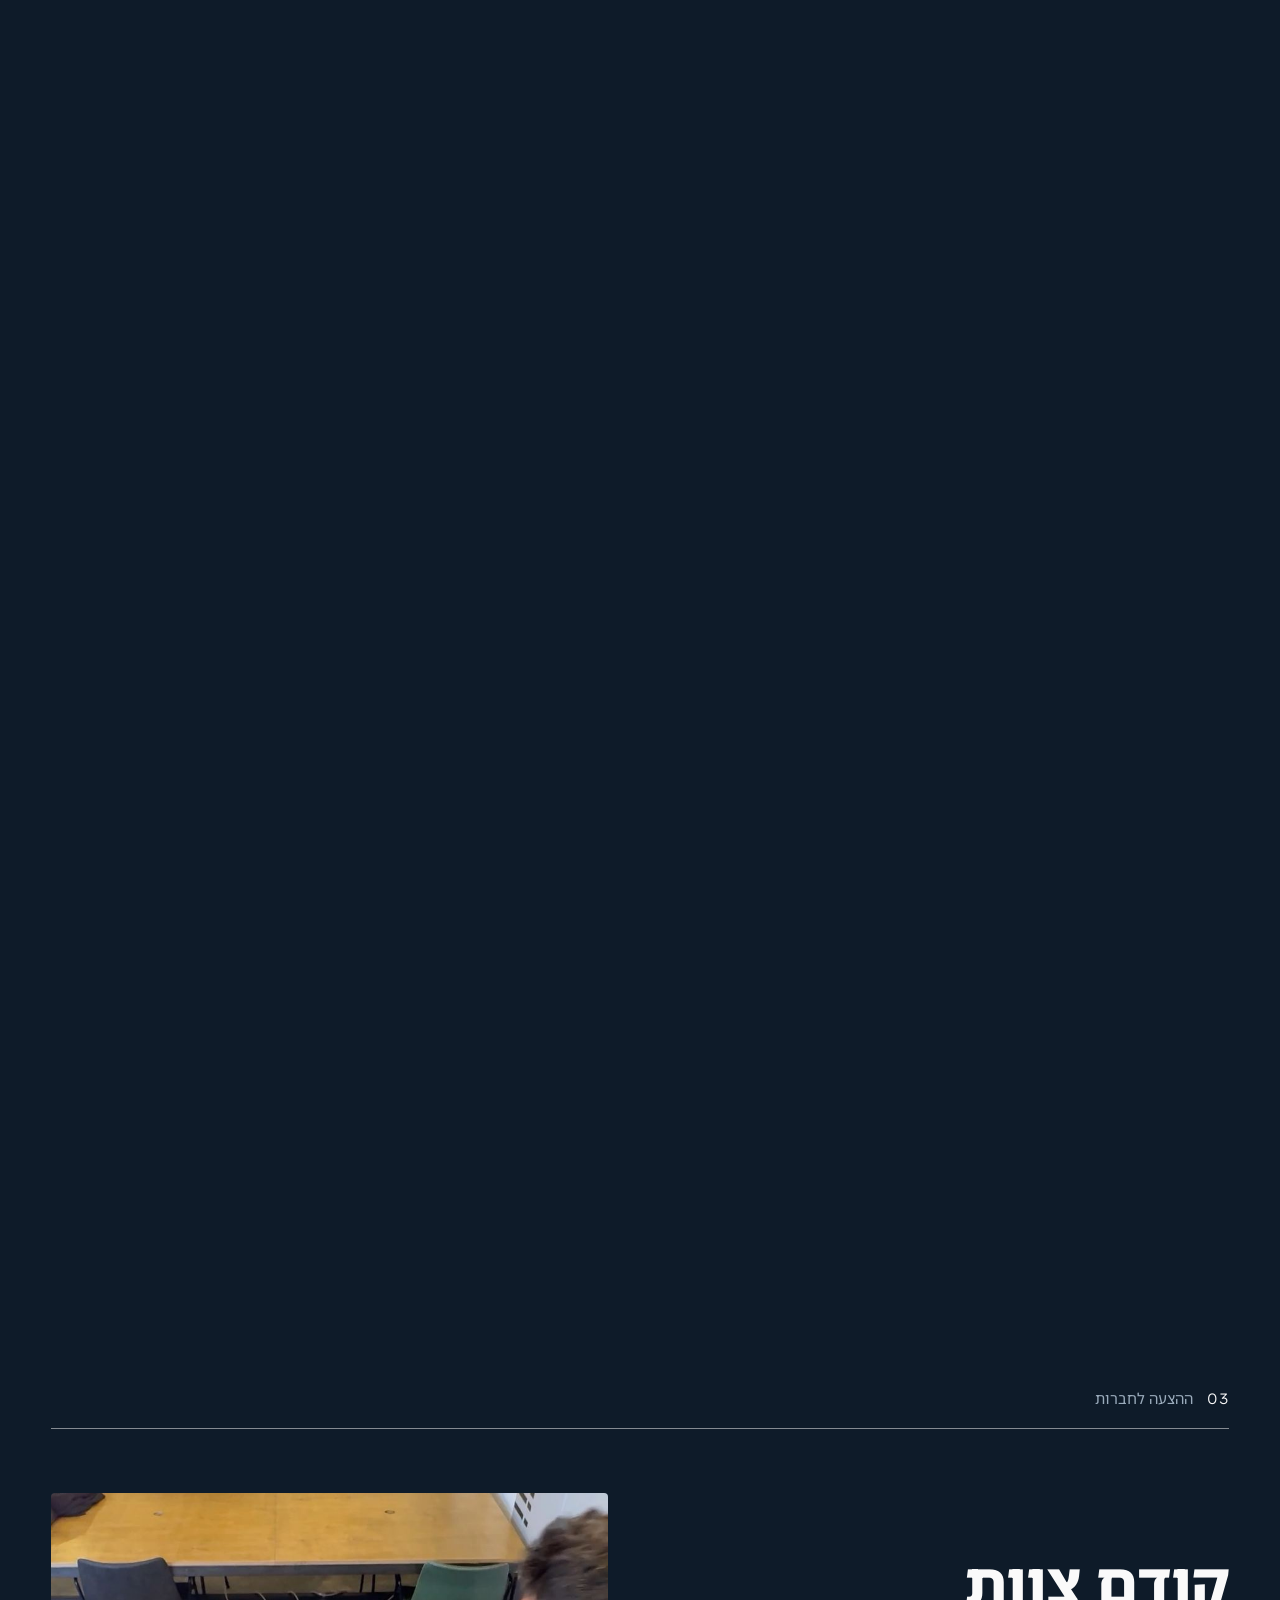
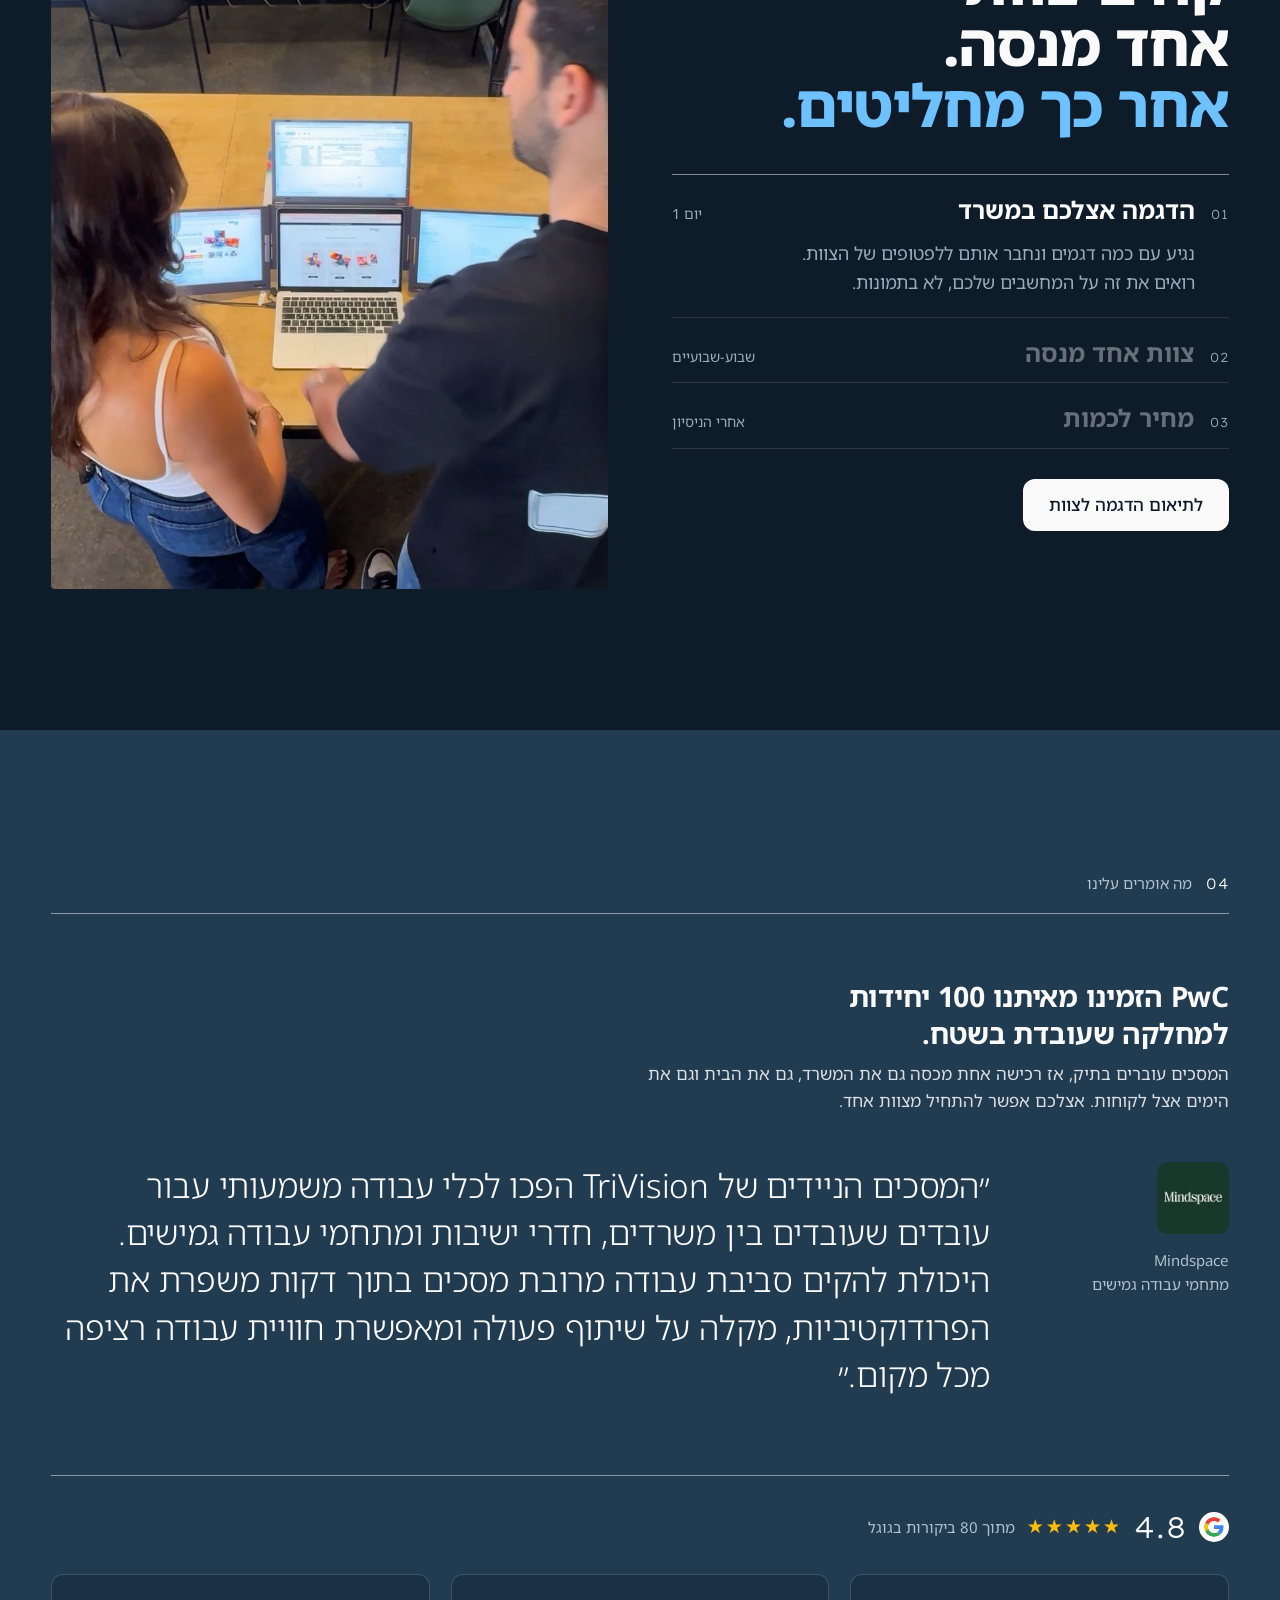
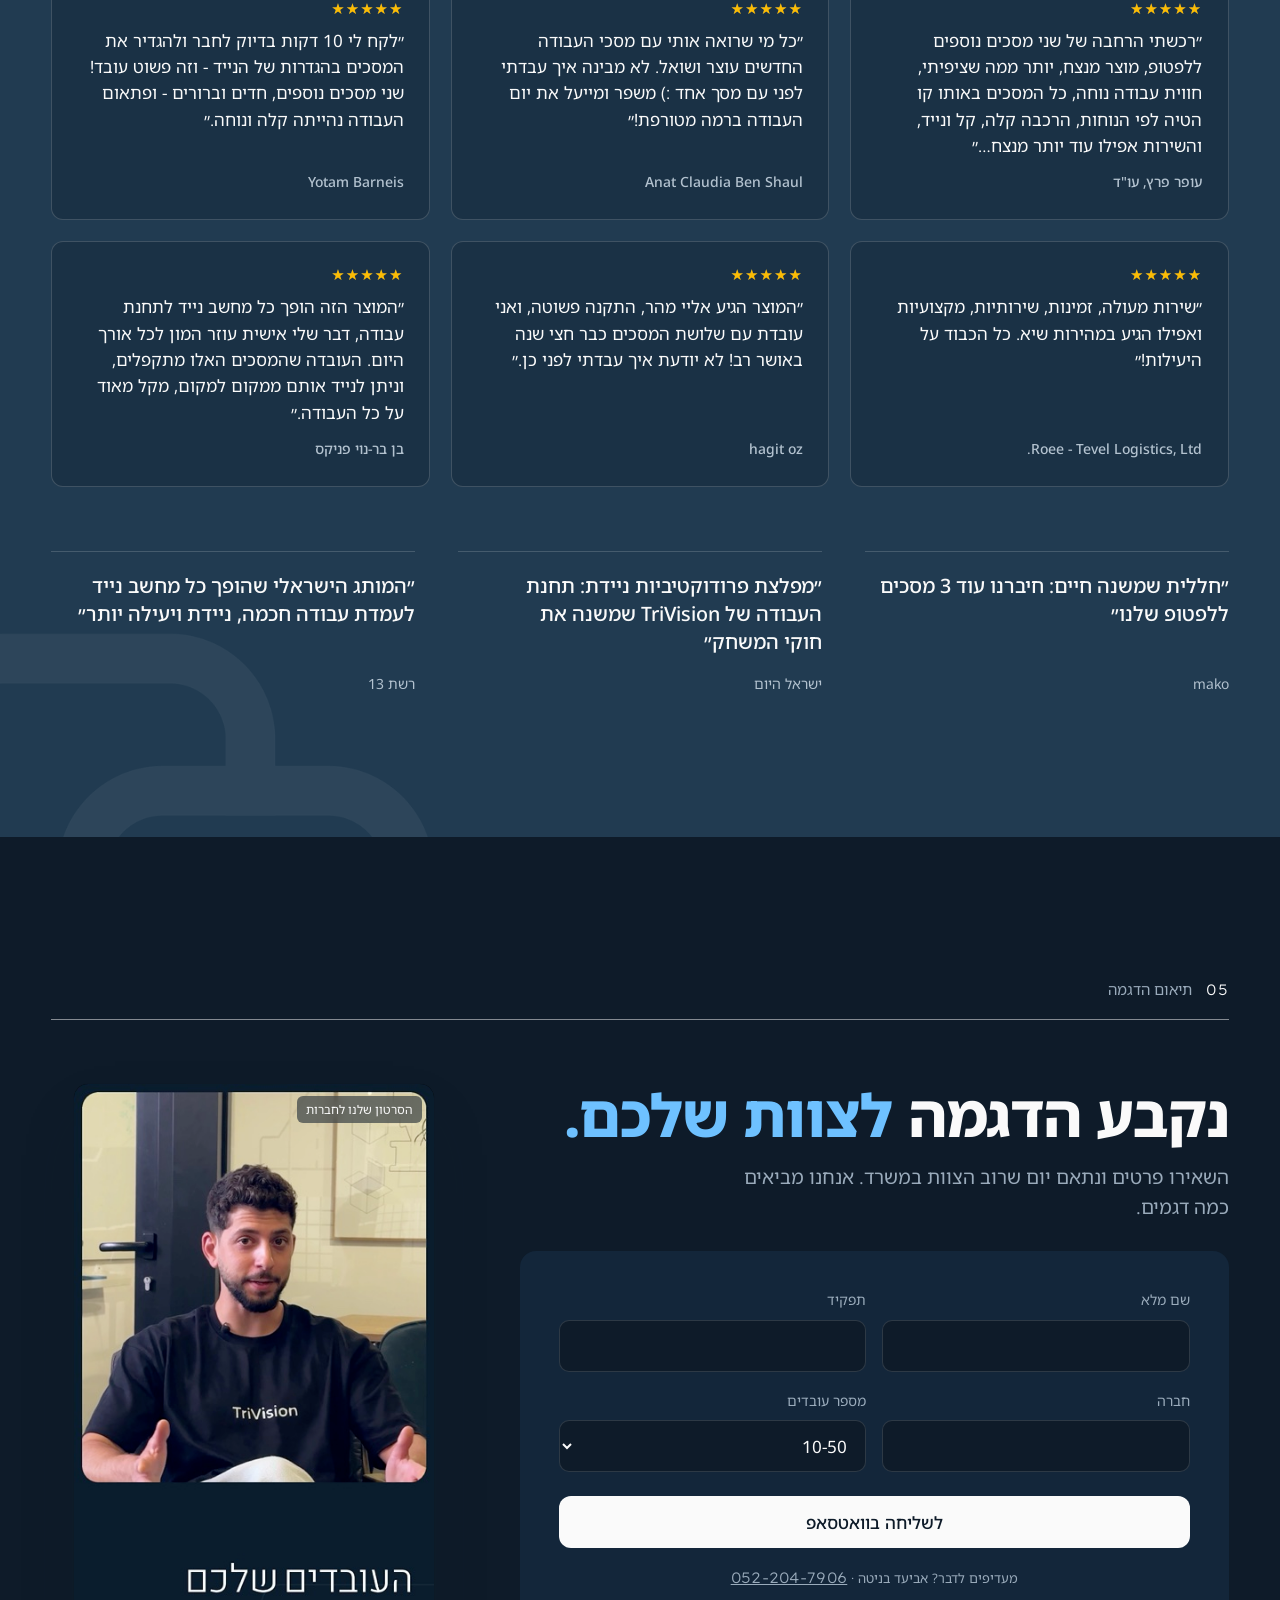
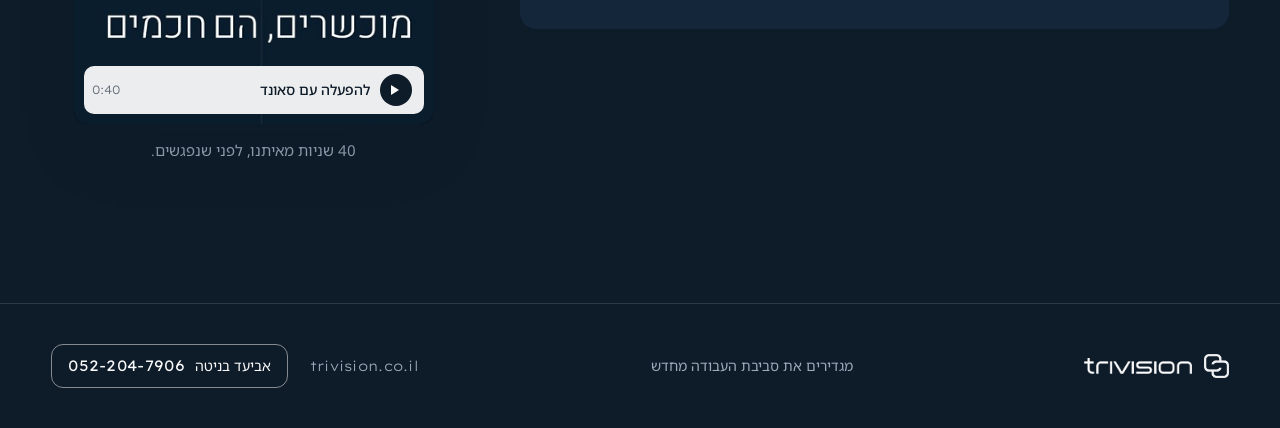
<file: pro/index.html>
<!doctype html>
<html lang="he" dir="rtl" data-theme="night" data-page="pro" data-endpoint="https://bennivbee.app.n8n.cloud/webhook/trivision-lp">
<head>
<meta charset="utf-8">
<meta name="viewport" content="width=device-width, initial-scale=1">
<meta name="robots" content="noindex, nofollow">
<title>TriVision למשרדים מקצועיים</title>
<meta name="description" content="מסכים ניידים למשרדים מקצועיים: עמדה מלאה במשרד, בבית ואצל לקוחות. הדגמה במשרד, תקופת ניסיון ומחיר לכמות.">
<meta property="og:type" content="website">
<meta property="og:locale" content="he_IL">
<meta property="og:site_name" content="TriVision">
<meta property="og:title" content="TriVision למשרדים מקצועיים">
<meta property="og:description" content="מסכים ניידים למשרדים מקצועיים: עמדה מלאה במשרד, בבית ואצל לקוחות. הדגמה במשרד, תקופת ניסיון ומחיר לכמות.">
<meta property="og:image" content="https://go.triviewtech.com/assets/img/p0452.jpg">
<meta property="og:image:width" content="1800">
<meta property="og:image:height" content="1200">
<meta name="twitter:card" content="summary_large_image">
<link rel="icon" href="../assets/brand/icon-navy.png">
<link rel="preconnect" href="https://fonts.googleapis.com"><link rel="preconnect" href="https://fonts.gstatic.com" crossorigin><link rel="stylesheet" href="https://fonts.googleapis.com/css2?family=Noto+Sans+Hebrew:wght@300;400;500;700;800&family=Lexend+Exa:wght@200;300;400&display=swap">
<link rel="stylesheet" href="../assets/css/site.css">
<link rel="stylesheet" href="../assets/css/night.css">
</head>
<body>
<a class="skip" href="#main">דילוג לתוכן</a>
<header class="hdr">
  <div class="wrap hdr__in">
    <a class="logo" href="#top" aria-label="TriVision, לראש הדף"><img class="logo__icon" src="../assets/brand/icon-navy.png" alt=""><img class="logo__word" src="../assets/brand/wordmark-ink.png" alt="trivision"></a>
    <nav class="nav" aria-label="ניווט בדף"><a href="#models">דגמים</a><a href="#how">איך זה עובד</a><a href="#offer">ההצעה לחברות</a></nav>
    <a class="btn btn--sm" href="#demo">לתיאום הדגמה</a>
  </div>
</header>
<main id="main">
<section class="hero3 hero3--c" id="top" data-hero data-unfold>
  <div class="hero3__track">
    <div class="hero3__sticky">
      <div class="wrap hero3__grid">
        <div class="hero3__copy">
          <div class="hero3__eyebrow"><span>TriVision · מסכים ניידים לצוותים</span><span class="latin">FOR TEAMS &amp; OFFICES</span></div>
          <h1>במשרד, בבית ואצל לקוח. <span class="shade">אותה עמדה.</span></h1>
          <p class="hero3__sub">כמה מסמכים פתוחים במקביל, וכל יום במקום אחר. מסכים ניידים מוסיפים ללפטופ עד שלושה מסכים, בכל מקום שהצוות עובד בו.</p>
          <div class="cta-row"><a class="btn" href="#demo">לתיאום הדגמה במשרד</a><a class="link-more" href="#models">לראות את הדגמים <span aria-hidden="true">←</span></a></div>
        </div><div class="hero3__dev">
          <div class="dev" data-unfold-dev role="img" aria-label="לפטופ עם מסכים ניידים של TriVision שנפתחים לצדדים">
      <div class="dev__rig">
        <span class="dev__shadow"></span>
        
        <div class="dev__scr dev__scr--l"><div class="ui"><div class="ui__bar">דואר נכנס<i></i><i></i><i></i></div><div class="mail__row is-sel"><em>א</em><b>אלון ברק</b><span>המסמכים החתומים מצורפים</span></div><div class="mail__row"><em>ש</em><b>שירה מהצוות</b><span>טיוטה שנייה לעיון</span></div><div class="mail__row"><em>מ</em><b>מזכירות</b><span>הפגישה אצל הלקוח עברה ל-10:00</span></div><div class="mail__row"><em>י</em><b>יואב לוי</b><span>שאלה על ההצעה ששלחתם</span></div><div class="mail__row"><em>ב</em><b>בקרת איכות</b><span>הערות אחרונות לפני שליחה</span></div><div class="mail__row"><em>ה</em><b>הנהלת המשרד</b><span>עדכון לנוהל העבודה מהבית</span></div><div class="mail__row"><em>ת</em><b>תמיכה</b><span>עדכון גרסה ביום חמישי</span></div></div></div>
        <a class="dev__scr dev__scr--r" href="#pitch" data-play-pitch aria-label="לצפייה בסרטון לחברות"><div class="ui call"><video muted playsinline loop preload="metadata" poster="../assets/img/poster-master.jpg" data-zoom-video><source src="../assets/video/b2b-master.mp4" type="video/mp4"></video><span class="call__live">זום · צוות</span><span class="call__self"><img src="../assets/img/face-self.jpg" alt=""></span><span class="call__ctl"><i></i><i></i><i class="end"></i></span></div></a>
        <div class="dev__lid"><div class="ui sheet"><div class="ui__bar">מעקב לקוחות<i></i><i></i><i></i></div>
          <div class="sheet__title">סטטוס לפי לקוח<small>השבוע</small></div>
          <table><tr><th>לקוח</th><th>משימות</th><th>בוצעו</th><th>%</th></tr><tr><td>גלבוע</td><td>12</td><td>9</td><td>75%</td></tr><tr><td>אורן</td><td>8</td><td>8</td><td>100%</td></tr><tr><td>שקד</td><td>15</td><td>11</td><td>73%</td></tr><tr><td>ברוש</td><td>6</td><td>4</td><td>67%</td></tr><tr><td>תמר</td><td>10</td><td>7</td><td>70%</td></tr></table>
          <div class="sheet__bars"><i style="height:38%"></i><i style="height:52%"></i><i style="height:46%"></i><i style="height:61%"></i><i style="height:58%"></i><i style="height:70%"></i><i style="height:66%"></i><i style="height:78%"></i><i style="height:74%"></i><i style="height:88%"></i></div></div></div>
        <div class="dev__deck"></div>
        <div class="dev__lbls" aria-hidden="true"><span class="l">מיילים מלקוחות</span><span class="c">המסמך הפתוח</span><span class="r">זום עם לקוח</span></div>
      </div>
    </div>
          <p class="hero3__count">לפטופ אחד, <b data-count>מסך אחד</b></p>
        </div>
      </div>
      <p class="hero3__hint">גוללים, והמסכים נפתחים</p>
    </div>
  </div>
</section>
<section class="trust" aria-label="לקוחות">
  <div class="wrap trust__in">
    <p class="trust__label">זוכים לאמון מצד עובדים ב־</p>
    <ul class="trust__logos"><li><img src="../assets/logos/ink/pwc.png" alt="PwC" style="--h:34px" loading="lazy"></li><li><img src="../assets/logos/ink/intel.png" alt="Intel" style="--h:30px" loading="lazy"></li><li><img src="../assets/logos/x.svg" alt="מיטב" style="--h:30px" loading="lazy"></li><li><img src="../assets/logos/ink/reichmanuni_svg.png" alt="אוניברסיטת רייכמן" style="--h:46px" loading="lazy"></li><li><img src="../assets/logos/ink/36.png" alt="HP" style="--h:30px" loading="lazy"></li><li><img src="../assets/logos/ink/29.png" alt="Amazon" style="--h:24px" loading="lazy"></li><li><img src="../assets/logos/ink/34.png" alt="Tesla" style="--h:13px" loading="lazy"></li></ul>
  </div>
</section>

<section class="prod" id="models" data-prod data-n="3">
  <div class="wrap prod__wrap">
    <header class="sec__head"><span class="sec__num">01</span><span class="sec__label">הדגמים</span></header>
    <div class="prod__head">
      <h2 class="h2">כמה מסכים לכל איש מקצוע?</h2>
      <p class="lede">בהדגמה מביאים כמה דגמים, וכל אחד בצוות בודק כמה מסכים הוא צריך ליד הלפטופ.</p>
    </div>
    <div class="prod__main">
      <div class="prod__cards" role="tablist" aria-label="בחירת דגם"><button class="pcard" type="button" role="tab" data-n="2" aria-selected="false"><span class="pcard__top"><span class="pcard__n">2<small>מסכים בעמדה</small></span><span class="pcard__names">Dual P5<br>Dual S1<br><span class="pcard__sel">מוצג עכשיו</span></span></span><span class="pcard__img"><img src="../assets/img/dual-p5.jpg" alt="" loading="lazy"></span><span class="pcard__p">מסך נוסף אחד לצד הלפטופ, 14 או 15.6 אינץ'. מתאים לעבודה ממוקדת ולנסיעות.</span></button><button class="pcard" type="button" role="tab" data-n="3" aria-selected="true"><span class="pcard__top"><span class="pcard__n">3<small>מסכים בעמדה</small></span><span class="pcard__names">Tri S2 Pro<br>Tri S2<br><span class="pcard__sel">מוצג עכשיו</span></span></span><span class="pcard__img"><img src="../assets/img/tri-s2.jpg" alt="" loading="lazy"></span><span class="pcard__p">שני מסכי צד, עד 15.6 אינץ'. ב-<bdi>S2 Pro</bdi>: מבנה אלומיניום וחיבור בכבל אחד.</span></button><button class="pcard" type="button" role="tab" data-n="4" aria-selected="false"><span class="pcard__top"><span class="pcard__n">4<small>מסכים בעמדה</small></span><span class="pcard__names">Pro Max<br>Quad S8<br><span class="pcard__sel">מוצג עכשיו</span></span></span><span class="pcard__img"><img src="../assets/img/quad-s8.jpg" alt="" loading="lazy"></span><span class="pcard__p">שלושה מסכים נוספים, עד 15.6 אינץ', בחיבור של כבל אחד.</span></button></div>
      <div class="prod__stage"><div class="dev dev--quad" data-n="3" data-prod-dev role="img" aria-label="לפטופ עם מסכים ניידים של TriVision שנפתחים לצדדים">
      <div class="dev__rig">
        <span class="dev__shadow"></span>
        <div class="dev__scr dev__scr--t"><div class="ui chart"><div class="chart__kpis"><div><b>1,284</b>פניות</div><div><b>312</b>סגירות</div><div><b>4.6</b>ממוצע</div></div>
        <svg viewBox="0 0 200 60" preserveAspectRatio="none" aria-hidden="true"><polyline fill="none" stroke="#213b51" stroke-width="1.6" points="0,48 18,44 36,46 54,36 72,38 90,28 108,31 126,22 144,24 162,14 180,16 200,8"/><polyline fill="none" stroke="#8fa3b5" stroke-width="1.2" points="0,54 20,52 40,50 60,47 80,48 100,42 120,43 140,38 160,36 180,33 200,30"/></svg></div></div>
        <div class="dev__scr dev__scr--l"><div class="ui"><div class="ui__bar">דואר נכנס<i></i><i></i><i></i></div><div class="mail__row is-sel"><em>א</em><b>אלון ברק</b><span>המסמכים החתומים מצורפים</span></div><div class="mail__row"><em>ש</em><b>שירה מהצוות</b><span>טיוטה שנייה לעיון</span></div><div class="mail__row"><em>מ</em><b>מזכירות</b><span>הפגישה אצל הלקוח עברה ל-10:00</span></div><div class="mail__row"><em>י</em><b>יואב לוי</b><span>שאלה על ההצעה ששלחתם</span></div><div class="mail__row"><em>ב</em><b>בקרת איכות</b><span>הערות אחרונות לפני שליחה</span></div><div class="mail__row"><em>ה</em><b>הנהלת המשרד</b><span>עדכון לנוהל העבודה מהבית</span></div><div class="mail__row"><em>ת</em><b>תמיכה</b><span>עדכון גרסה ביום חמישי</span></div></div></div>
        <div class="dev__scr dev__scr--r"><div class="ui call"><img class="call__main" src="../assets/img/poster-master.jpg" alt=""><span class="call__live">זום · צוות</span><span class="call__self"><img src="../assets/img/face-self.jpg" alt=""></span><span class="call__ctl"><i></i><i></i><i class="end"></i></span></div></div>
        <div class="dev__lid"><div class="ui sheet"><div class="ui__bar">מעקב לקוחות<i></i><i></i><i></i></div>
          <div class="sheet__title">סטטוס לפי לקוח<small>השבוע</small></div>
          <table><tr><th>לקוח</th><th>משימות</th><th>בוצעו</th><th>%</th></tr><tr><td>גלבוע</td><td>12</td><td>9</td><td>75%</td></tr><tr><td>אורן</td><td>8</td><td>8</td><td>100%</td></tr><tr><td>שקד</td><td>15</td><td>11</td><td>73%</td></tr><tr><td>ברוש</td><td>6</td><td>4</td><td>67%</td></tr><tr><td>תמר</td><td>10</td><td>7</td><td>70%</td></tr></table>
          <div class="sheet__bars"><i style="height:38%"></i><i style="height:52%"></i><i style="height:46%"></i><i style="height:61%"></i><i style="height:58%"></i><i style="height:70%"></i><i style="height:66%"></i><i style="height:78%"></i><i style="height:74%"></i><i style="height:88%"></i></div></div></div>
        <div class="dev__deck"></div>
        
      </div>
    </div><p class="prod__note">יש עוד דגמים באתר של TriVision.</p></div>
    </div>
    <div class="prod__info" aria-live="polite"><div data-for="2"><b>Dual P5 · Dual S1</b><p>מסך נוסף אחד לצד הלפטופ, 14 או 15.6 אינץ'. מתאים לעבודה ממוקדת ולנסיעות.</p></div><div data-for="3"><b>Tri S2 Pro · Tri S2</b><p>שני מסכי צד, עד 15.6 אינץ'. ב-<bdi>S2 Pro</bdi>: מבנה אלומיניום וחיבור בכבל אחד.</p></div><div data-for="4"><b>Pro Max · Quad S8</b><p>שלושה מסכים נוספים, עד 15.6 אינץ', בחיבור של כבל אחד.</p></div></div>
  </div>
</section>

<section class="sec film film--short" id="how" data-film data-frames="113" data-src="../assets/seq/f" data-chapters="0-40,41-65,66-92,93-112">
  <div class="wrap">
    <header class="sec__head"><span class="sec__num">02</span><span class="sec__label">איך זה עובד</span><span class="latin-end">Tri Screen S2 Pro</span></header>
    <h2 class="h2">ככה מקימים עמדה בכל מקום.</h2>
  </div>
  <div class="film__track">
    <div class="film__sticky">
      <div class="wrap film__grid">
        <div class="film__screen"><img class="film__poster" src="../assets/seq/f000.webp" alt="מסך נייד של TriVision נפתח ומתחבר ללפטופ"><canvas aria-hidden="true"></canvas></div>
        <ol class="film__chapters"><li class="is-on"><h3>יוצא מהתיק ונפתח על השולחן.</h3><p>מסך דק ומקופל שנפתח ביד. לא צריך לבקש מסך מאף אחד.</p><span class="film__bar"><i></i></span><img class="still" src="../assets/seq/f022.webp" alt="" loading="lazy"></li><li><h3>עומד לבד, על כל שולחן.</h3><p>רגלית מתקפלת מחזיקה את המסכים ליד הלפטופ: במשרד, בבית או בחדר שקיבלתם אצל לקוח.</p><span class="film__bar"><i></i></span><img class="still" src="../assets/seq/f058.webp" alt="" loading="lazy"></li><li><h3>מחברים ללפטופ שכבר יש לכם.</h3><p>בדגמים <bdi>S2 Pro</bdi>, <bdi>Pro Max</bdi> ו-<bdi>Quad S8</bdi> הכול עובר בכבל אחד.</p><span class="film__bar"><i></i></span><img class="still" src="../assets/seq/f084.webp" alt="" loading="lazy"></li><li><h3>כל מסמך על מסך משלו.</h3><p>משווים, מעתיקים ובודקים בלי לקפוץ בין חלונות כל דקה.</p><span class="film__bar"><i></i></span><img class="still" src="../assets/seq/f106.webp" alt="" loading="lazy"></li></ol>
      </div>
      <p class="film__hint">גוללים, והסרטון זז איתכם</p>
    </div>
  </div>
</section>

<section class="sec" id="offer">
  <div class="wrap">
    <header class="sec__head"><span class="sec__num">03</span><span class="sec__label">ההצעה לחברות</span></header>
    <div class="offer3__grid">
      <div class="offer3__copy">
        <h2 class="h2">קודם צוות אחד מנסה.<br><span class="shade">אחר כך מחליטים.</span></h2>
        <ol class="stepper" data-stepper><li class="is-on"><button type="button" aria-expanded="true"><span class="n">01</span><span class="t">הדגמה אצלכם במשרד</span><span class="when">יום 1</span></button><div class="stepper__body"><p>נגיע עם כמה דגמים ונחבר אותם ללפטופים של הצוות. רואים את זה על המחשבים שלכם, לא בתמונות.</p></div><span class="stepper__bar"><i></i></span></li><li><button type="button" aria-expanded="false"><span class="n">02</span><span class="t">צוות אחד מנסה</span><span class="when">שבוע-שבועיים</span></button><div class="stepper__body"><p>נשאיר כמה מסכים לצוות אחד, כדי לראות איך זה עובד בשבוע עבודה רגיל.</p></div><span class="stepper__bar"><i></i></span></li><li><button type="button" aria-expanded="false"><span class="n">03</span><span class="t">מחיר לכמות</span><span class="when">אחרי הניסיון</span></button><div class="stepper__body"><p>נבנה הצעת מחיר לפי מספר העובדים והדגמים שבחרתם, למחלקה אחת או לכל המשרד.</p></div><span class="stepper__bar"><i></i></span></li></ol>
        <a class="btn" href="#demo">לתיאום הדגמה לצוות</a>
      </div>
      <div class="offer3__visual" data-step-imgs><img class="is-on" src="../assets/img/still-office-demo.jpg" alt="הדגמה של מסכי TriVision מול צוות במשרד" loading="lazy"><img src="../assets/img/p0452.jpg" alt="עבודה על לפטופ עם שני מסכים ניידים" loading="lazy"><img src="../assets/img/p0454.jpg" alt="לפטופ עם שני מסכים ניידים על שולחן עבודה" loading="lazy"></div>
    </div>
  </div>
</section>

<section class="sec tone-navy" id="proof">
  <img class="tone-mark" src="../assets/brand/icon-white.png" alt="" aria-hidden="true">
  <div class="wrap">
    <header class="sec__head"><span class="sec__num">04</span><span class="sec__label">מה אומרים עלינו</span></header>
    <div class="proofline"><h3>PwC הזמינו מאיתנו 100 יחידות למחלקה שעובדת בשטח.</h3><p>המסכים עוברים בתיק, אז רכישה אחת מכסה גם את המשרד, גם את הבית וגם את הימים אצל לקוחות. אצלכם אפשר להתחיל מצוות אחד.</p></div>
    <div class="quote">
      <div class="quote__who"><img src="../assets/img/mindspace.jpg" alt="Mindspace" loading="lazy"><span>Mindspace<br>מתחמי עבודה גמישים</span></div>
      <blockquote><p>״המסכים הניידים של TriVision הפכו לכלי עבודה משמעותי עבור עובדים שעובדים בין משרדים, חדרי ישיבות ומתחמי עבודה גמישים. היכולת להקים סביבת עבודה מרובת מסכים בתוך דקות משפרת את הפרודוקטיביות, מקלה על שיתוף פעולה ומאפשרת חוויית עבודה רציפה מכל מקום.״</p></blockquote>
    </div>
    <div class="greviews">
      <div class="greviews__head">
        <svg class="greviews__g" viewBox="0 0 48 48" aria-hidden="true"><path fill="#EA4335" d="M24 9.5c3.5 0 6.6 1.2 9.1 3.6l6.8-6.8C35.8 2.4 30.3 0 24 0 14.6 0 6.5 5.4 2.6 13.2l7.9 6.1C12.4 13.7 17.7 9.5 24 9.5z"/><path fill="#4285F4" d="M46.9 24.5c0-1.6-.1-3.1-.4-4.5H24v9h12.9c-.6 3-2.3 5.5-4.9 7.2l7.6 5.9c4.4-4.1 7.3-10.1 7.3-17.6z"/><path fill="#FBBC05" d="M10.5 28.7c-.5-1.5-.8-3-.8-4.7s.3-3.2.8-4.7l-7.9-6.1C.9 16.5 0 20.1 0 24s.9 7.5 2.6 10.8l7.9-6.1z"/><path fill="#34A853" d="M24 48c6.5 0 11.9-2.1 15.9-5.8l-7.6-5.9c-2.1 1.4-4.9 2.3-8.3 2.3-6.3 0-11.6-4.2-13.5-9.9l-7.9 6.1C6.5 42.6 14.6 48 24 48z"/></svg>
        <span class="greviews__score latin">4.8</span>
        <span class="greviews__stars" style="--fill:96%" aria-hidden="true"></span>
        <span class="greviews__label">מתוך 80 ביקורות בגוגל</span>
      </div>
      <ul class="greviews__list" tabindex="0" aria-label="ביקורות מגוגל"><li><span class="greviews__stars" style="--fill:100%" aria-label="5 כוכבים"></span><p>״רכשתי הרחבה של שני מסכים נוספים ללפטופ, מוצר מנצח, יותר ממה שציפיתי, חווית עבודה נוחה, כל המסכים באותו קו הטיה לפי הנוחות, הרכבה קלה, קל ונייד, והשירות אפילו עוד יותר מנצח…״</p><b>עופר פרץ, עו"ד</b></li><li><span class="greviews__stars" style="--fill:100%" aria-label="5 כוכבים"></span><p>״כל מי שרואה אותי עם מסכי העבודה החדשים עוצר ושואל. לא מבינה איך עבדתי לפני עם מסך אחד :) משפר ומייעל את יום העבודה ברמה מטורפת!״</p><b>Anat Claudia Ben Shaul</b></li><li><span class="greviews__stars" style="--fill:100%" aria-label="5 כוכבים"></span><p>״לקח לי 10 דקות בדיוק לחבר ולהגדיר את המסכים בהגדרות של הנייד - וזה פשוט עובד! שני מסכים נוספים, חדים וברורים - ופתאום העבודה נהייתה קלה ונוחה.״</p><b>Yotam Barneis</b></li><li><span class="greviews__stars" style="--fill:100%" aria-label="5 כוכבים"></span><p>״שירות מעולה, זמינות, שירותיות, מקצועיות ואפילו הגיע במהירות שיא. כל הכבוד על היעילות!״</p><b>Roee - Tevel Logistics, Ltd.</b></li><li><span class="greviews__stars" style="--fill:100%" aria-label="5 כוכבים"></span><p>״המוצר הגיע אליי מהר, התקנה פשוטה, ואני עובדת עם שלושת המסכים כבר חצי שנה באושר רב! לא יודעת איך עבדתי לפני כן.״</p><b>hagit oz</b></li><li><span class="greviews__stars" style="--fill:100%" aria-label="5 כוכבים"></span><p>״המוצר הזה הופך כל מחשב נייד לתחנת עבודה, דבר שלי אישית עוזר המון לכל אורך היום. העובדה שהמסכים האלו מתקפלים, וניתן לנייד אותם ממקום למקום, מקל מאוד על כל העבודה.״</p><b>בן בר-נוי פניקס</b></li></ul>
    </div>
    <div class="pressq"><figure><blockquote>״חללית שמשנה חיים: חיברנו עוד 3 מסכים ללפטופ שלנו״</blockquote><figcaption>mako</figcaption></figure><figure><blockquote>״מפלצת פרודוקטיביות ניידת: תחנת העבודה של TriVision שמשנה את חוקי המשחק״</blockquote><figcaption>ישראל היום</figcaption></figure><figure><blockquote>״המותג הישראלי שהופך כל מחשב נייד לעמדת עבודה חכמה, ניידת ויעילה יותר״</blockquote><figcaption>רשת 13</figcaption></figure></div>
  </div>
</section>

<section class="sec" id="demo">
  <div class="wrap">
    <header class="sec__head"><span class="sec__num">05</span><span class="sec__label">תיאום הדגמה</span></header>
    <div class="demo3">
      <div>
        <div class="demo3__intro">
          <h2 class="h2">נקבע הדגמה <span class="shade">לצוות שלכם.</span></h2>
          <p class="lede">השאירו פרטים ונתאם יום שרוב הצוות במשרד. אנחנו מביאים כמה דגמים.</p>
        </div>
        <form class="form" data-wa="972522047906" data-source="pro" action="https://wa.me/972522047906">
          <label>שם מלא<input name="name" autocomplete="name" required></label>
          <label>תפקיד<input name="role" autocomplete="organization-title"></label>
          <label>חברה<input name="company" autocomplete="organization" required></label>
          <label>מספר עובדים<select name="size"><option>10-50</option><option>51-200</option><option>201-500</option><option>500+</option></select></label>
          <button class="btn" type="submit">לשליחה בוואטסאפ</button>
          <p class="form__ok" role="status">פותחים וואטסאפ עם ההודעה מוכנה. אם לא נפתח, <a class="form__go" href="https://wa.me/972522047906" rel="noopener">לחצו כאן</a>.</p>
          <p class="form__note">מעדיפים לדבר? אביעד בניטה · <a href="tel:+972522047906" class="latin" dir="ltr">052-204-7906</a></p>
        </form>
      </div>
      <div class="demo3__side">
        <figure class="pitch pitch--inline" id="pitch" data-pitch>
          <video muted playsinline loop preload="metadata" poster="../assets/img/poster-master.jpg" aria-label="הסרטון של TriVision לחברות, עם כתוביות">
            <source src="../assets/video/b2b-master.mp4" type="video/mp4">
          </video>
          <span class="pitch__cap">הסרטון שלנו לחברות</span>
          <button class="pitch__play" type="button"><span class="ico-play" aria-hidden="true"></span><span>להפעלה עם סאונד</span><span class="latin">0:40</span></button>
        </figure>
        <p class="demo3__vidcap">40 שניות מאיתנו, לפני שנפגשים.</p>
      </div>
    </div>
  </div>
</section>
</main>

<footer class="ftr">
  <div class="wrap ftr__in">
    <span class="logo"><img class="logo__icon" src="../assets/brand/icon-navy.png" alt="" style="height:24px"><img class="logo__word" src="../assets/brand/wordmark-ink.png" alt="trivision"></span>
    <span class="ftr__tag">מגדירים את סביבת העבודה מחדש</span>
    <span class="ftr__end"><span class="latin">trivision.co.il</span><a class="ftr__tel" href="tel:+972522047906"><span>אביעד בניטה</span><b class="latin" dir="ltr">052-204-7906</b></a></span>
  </div>
</footer>
<div class="sticky-cta"><a class="btn" href="#demo">לתיאום הדגמה במשרד</a></div>
<script src="../assets/js/site.js" defer></script>
<script src="../assets/js/night.js" defer></script>
<script src="../assets/js/track.js" defer></script>
</body>
</html>
</file>
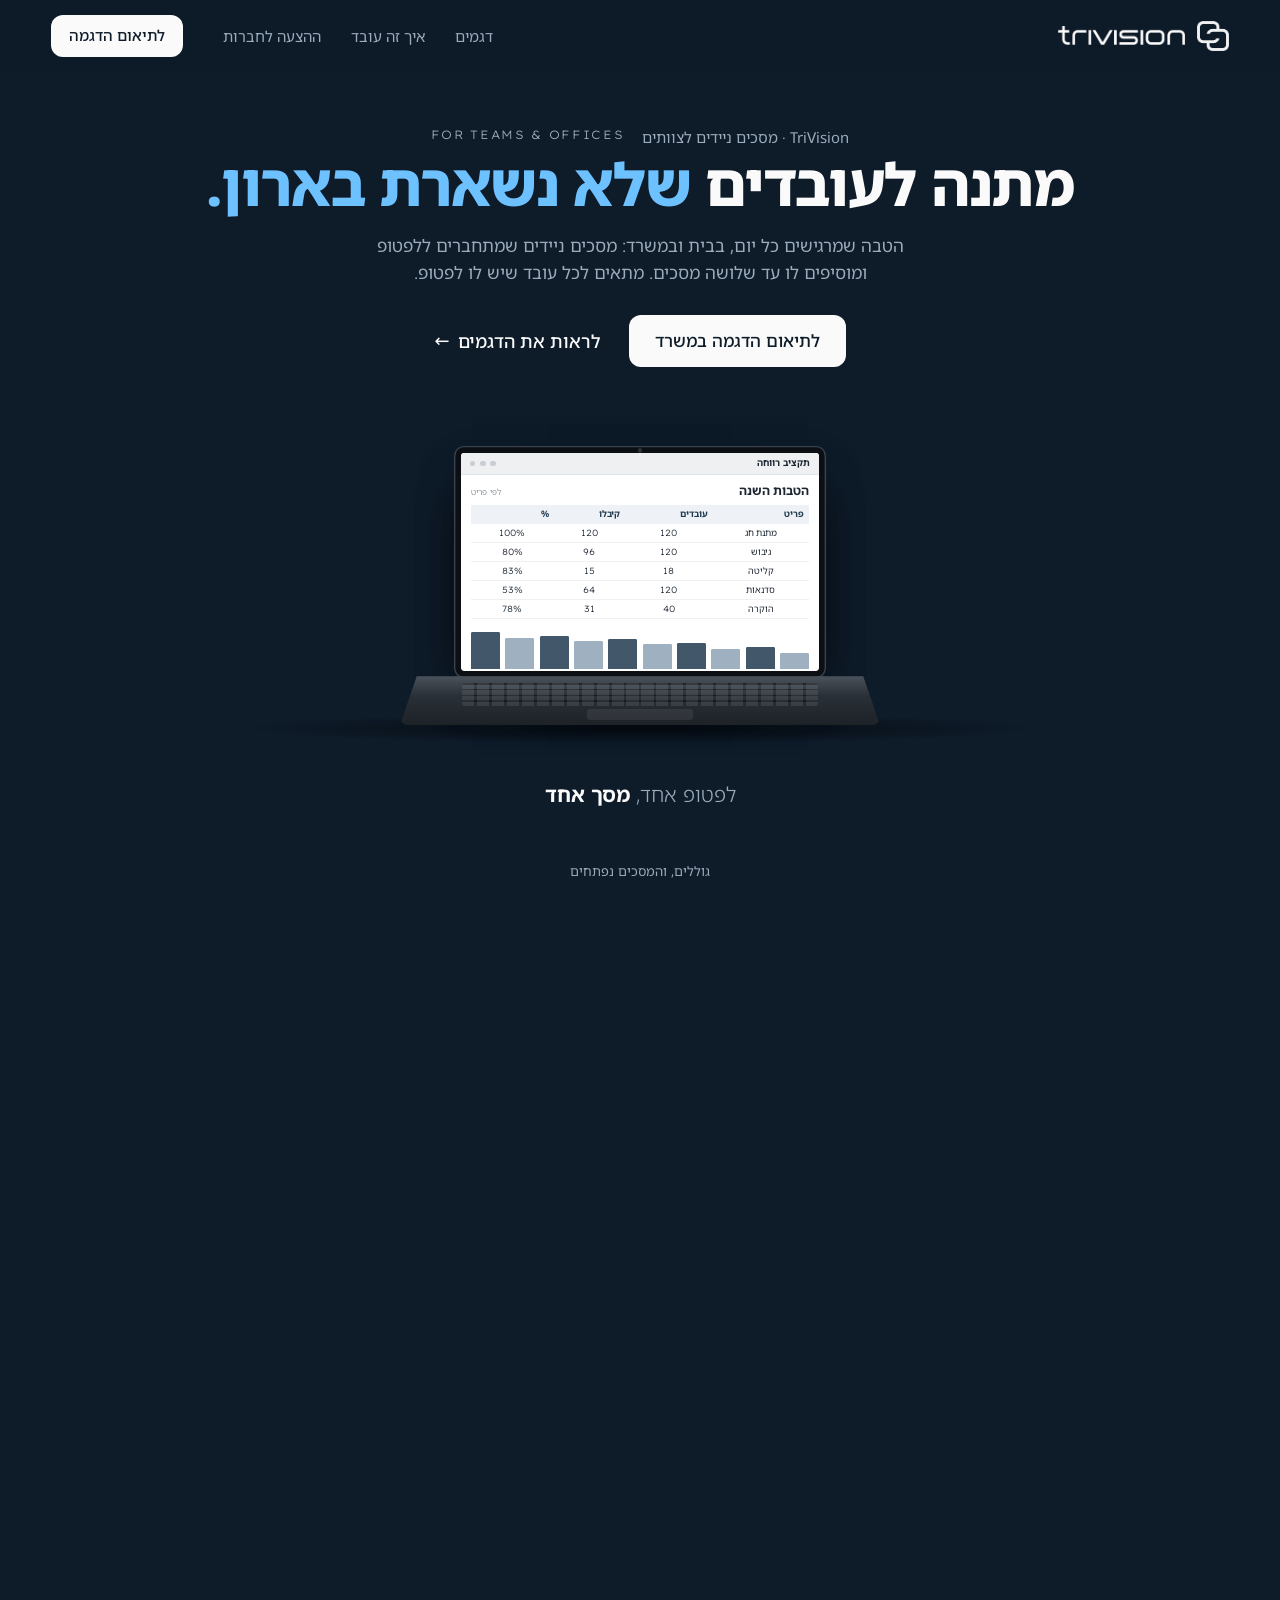
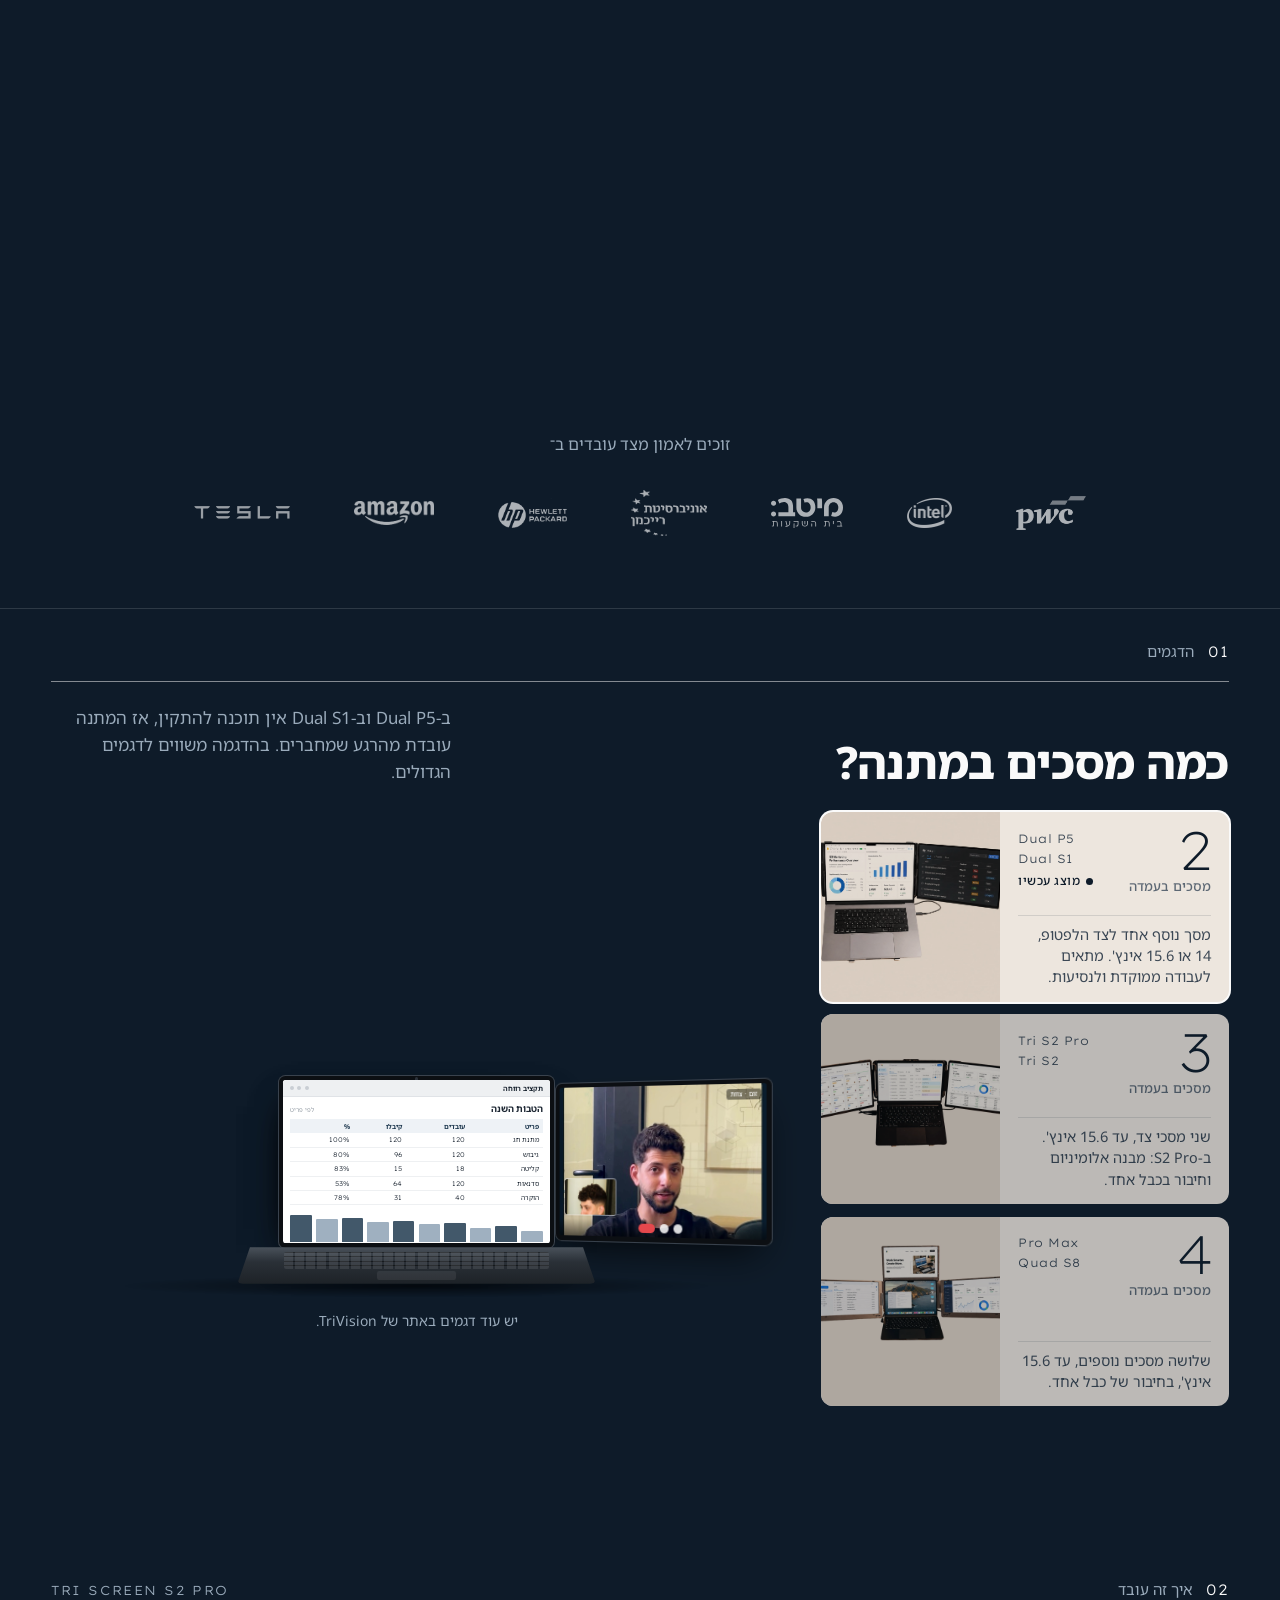
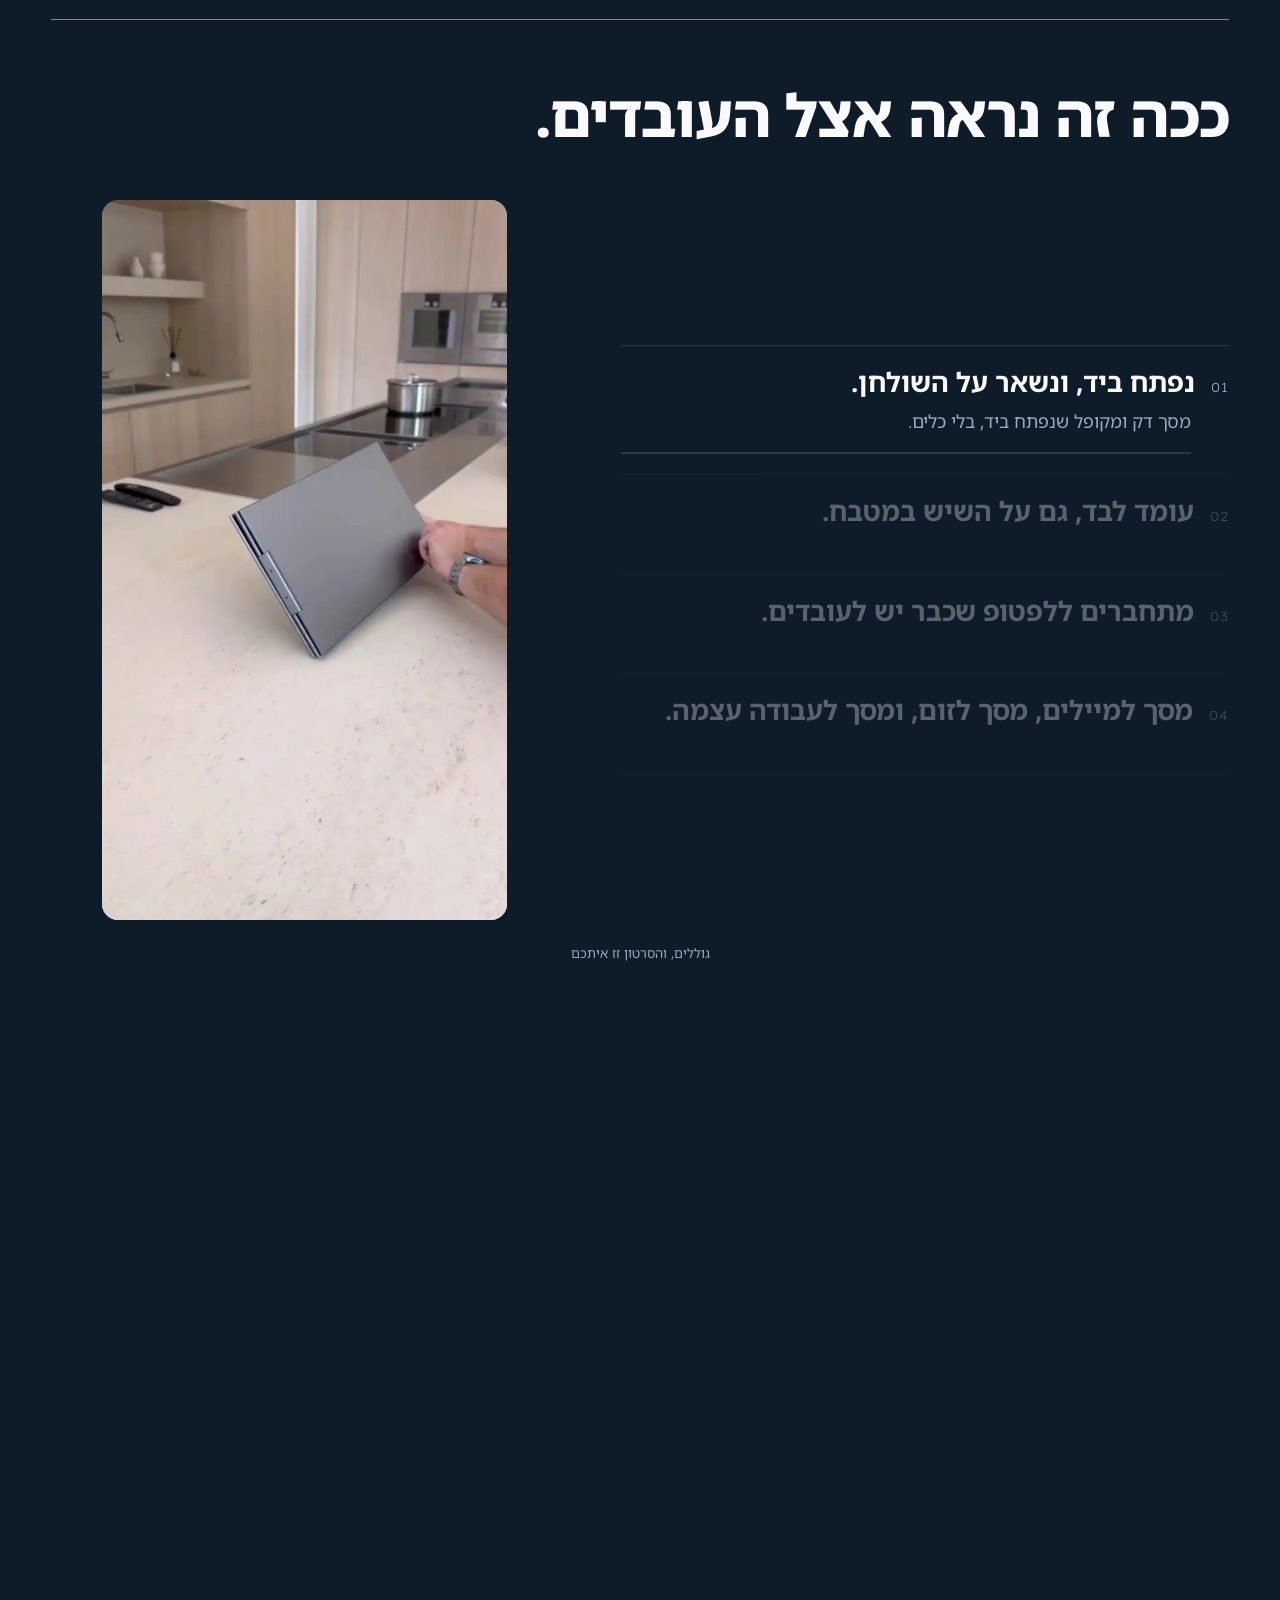
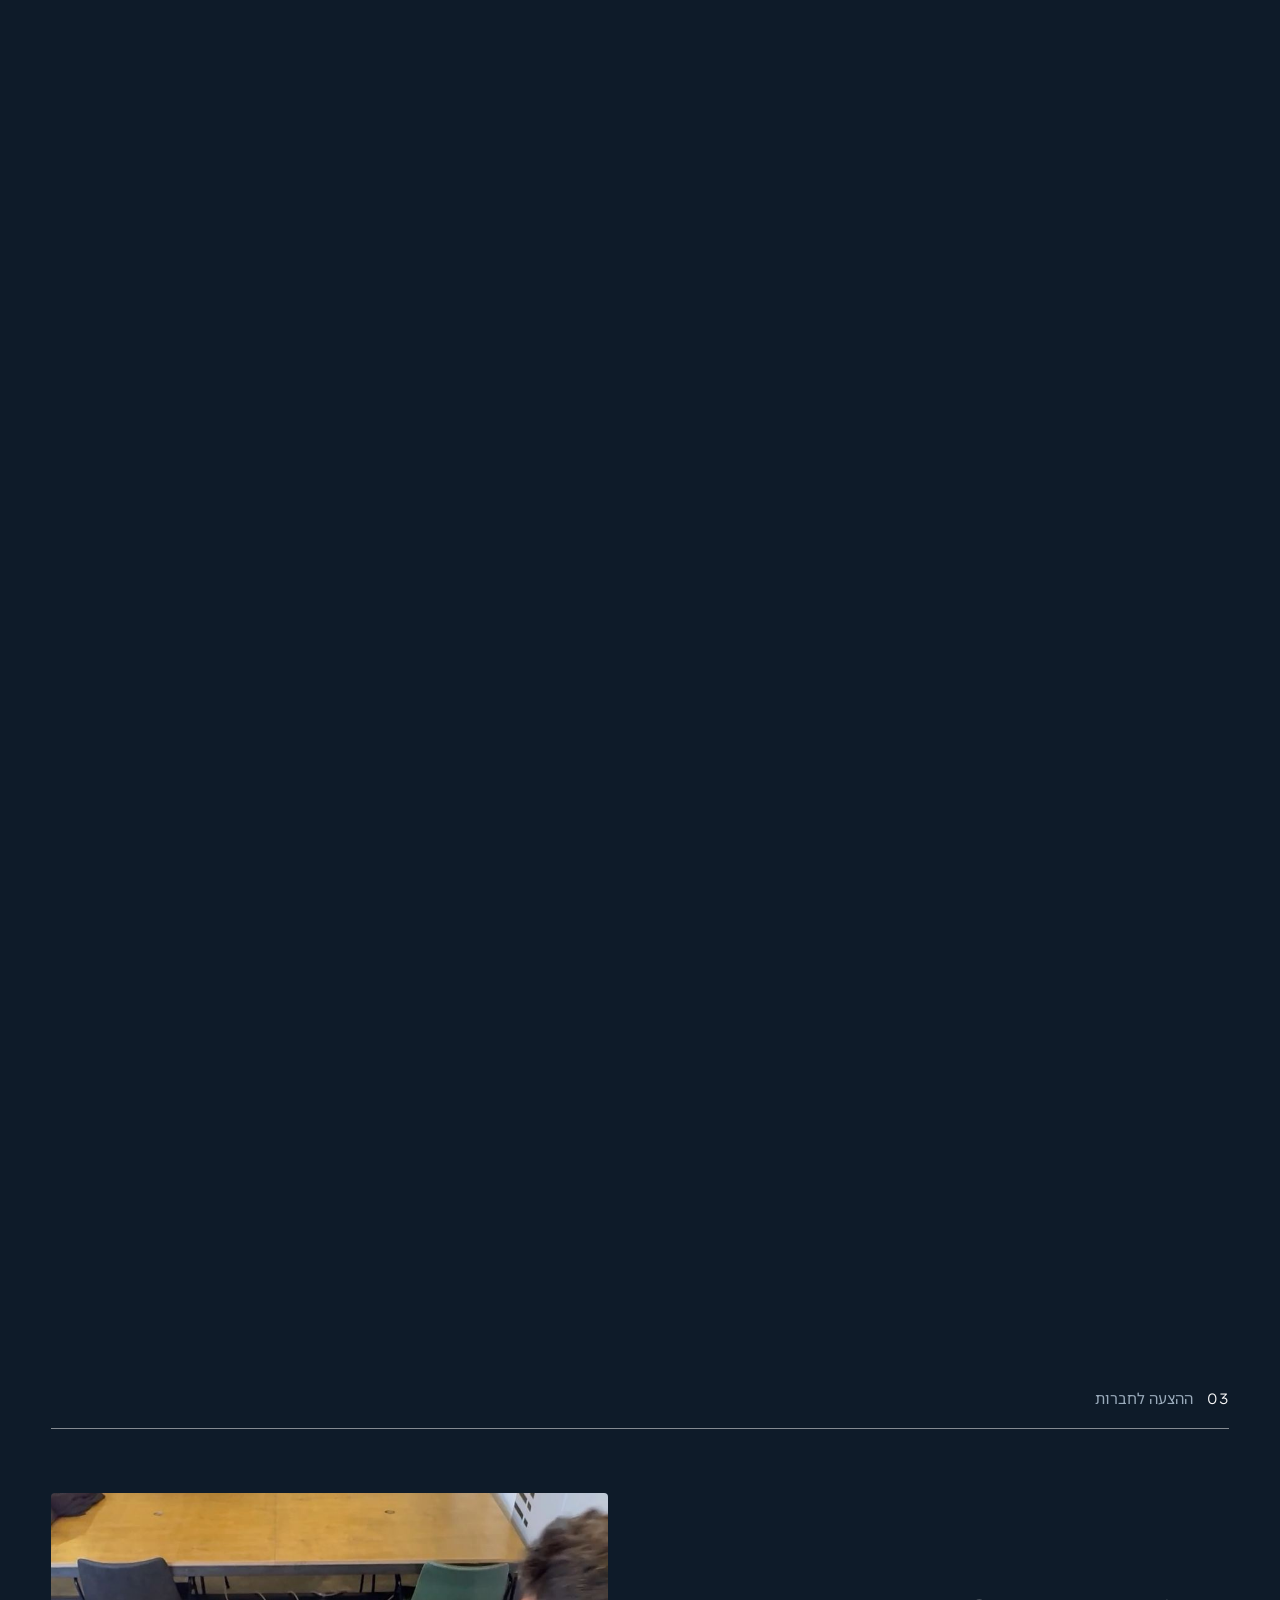
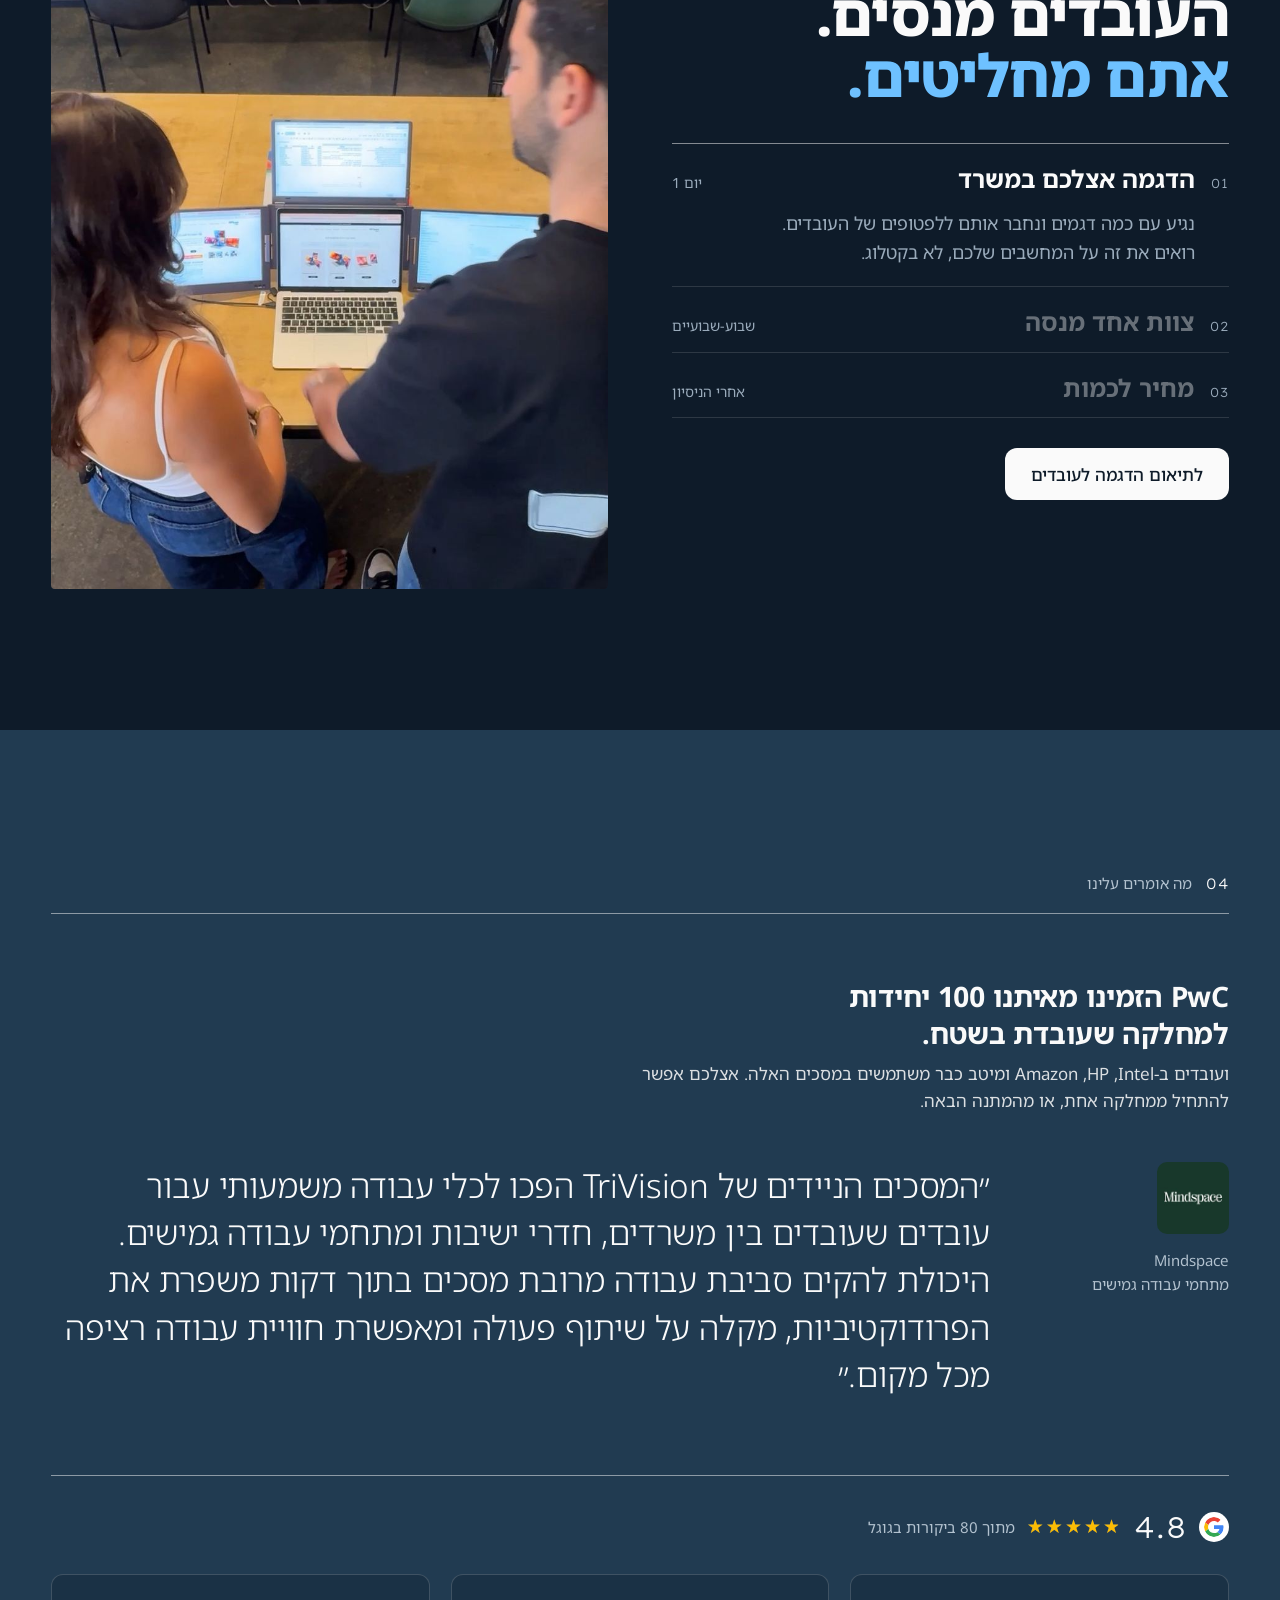
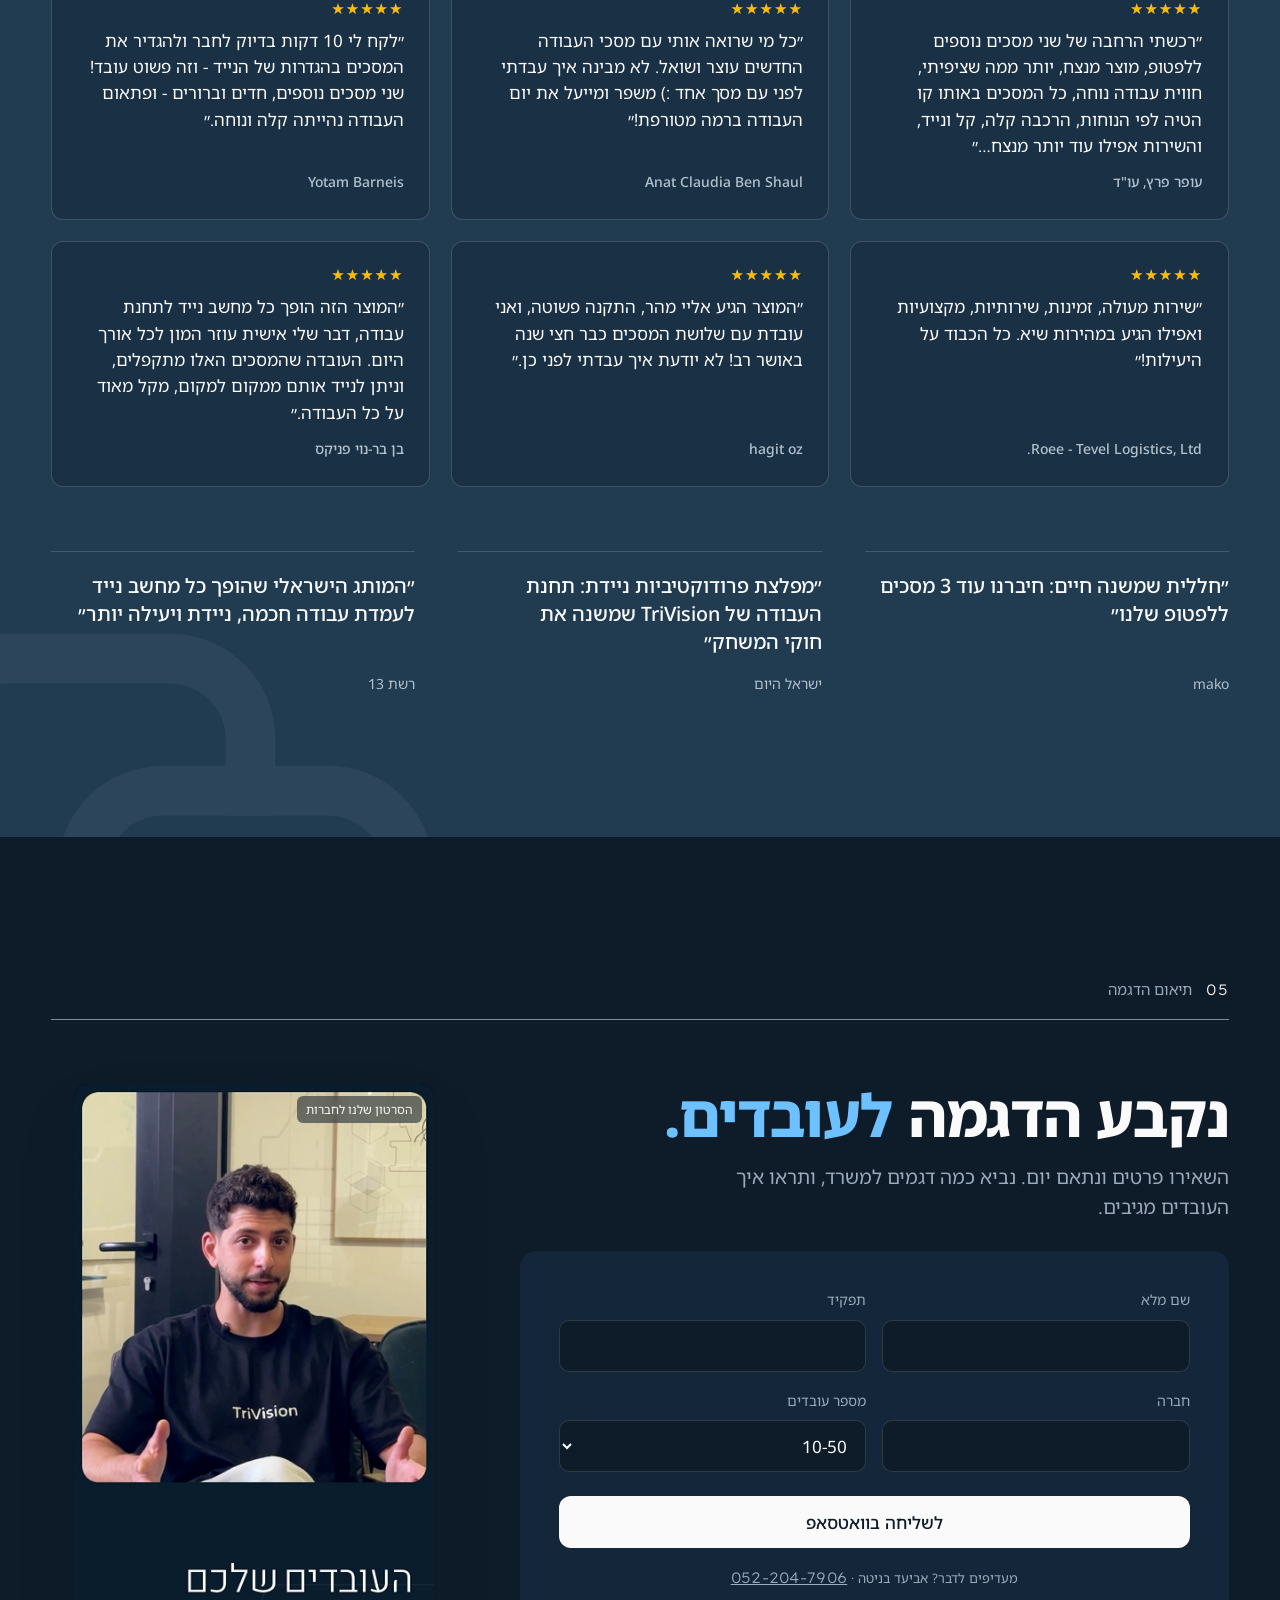
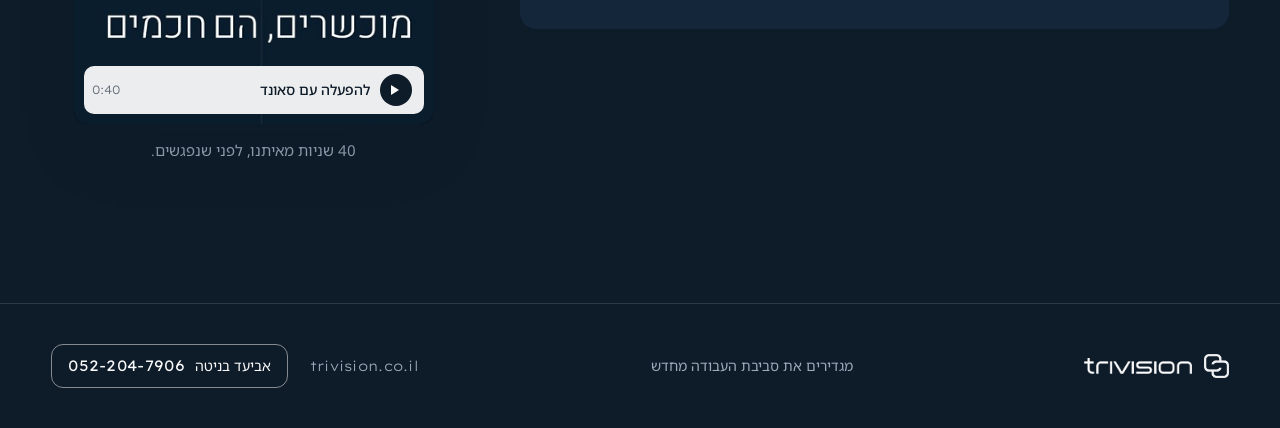
<file: welfare/index.html>
<!doctype html>
<html lang="he" dir="rtl" data-theme="night" data-page="welfare" data-endpoint="https://bennivbee.app.n8n.cloud/webhook/trivision-lp">
<head>
<meta charset="utf-8">
<meta name="viewport" content="width=device-width, initial-scale=1">
<meta name="robots" content="noindex, nofollow">
<title>TriVision לרווחה ומתנות לעובדים</title>
<meta name="description" content="מסכים ניידים כמתנה או כהטבה לעובדים, כזו שמשתמשים בה כל יום בבית ובמשרד: הדגמה במשרד, תקופת ניסיון ומחיר לכמות.">
<meta property="og:type" content="website">
<meta property="og:locale" content="he_IL">
<meta property="og:site_name" content="TriVision">
<meta property="og:title" content="TriVision לרווחה ומתנות לעובדים">
<meta property="og:description" content="מסכים ניידים כמתנה או כהטבה לעובדים, כזו שמשתמשים בה כל יום בבית ובמשרד: הדגמה במשרד, תקופת ניסיון ומחיר לכמות.">
<meta property="og:image" content="https://go.triviewtech.com/assets/img/p0452.jpg">
<meta property="og:image:width" content="1800">
<meta property="og:image:height" content="1200">
<meta name="twitter:card" content="summary_large_image">
<link rel="icon" href="../assets/brand/icon-navy.png">
<link rel="preconnect" href="https://fonts.googleapis.com"><link rel="preconnect" href="https://fonts.gstatic.com" crossorigin><link rel="stylesheet" href="https://fonts.googleapis.com/css2?family=Noto+Sans+Hebrew:wght@300;400;500;700;800&family=Lexend+Exa:wght@200;300;400&display=swap">
<link rel="stylesheet" href="../assets/css/site.css">
<link rel="stylesheet" href="../assets/css/night.css">
</head>
<body>
<a class="skip" href="#main">דילוג לתוכן</a>
<header class="hdr">
  <div class="wrap hdr__in">
    <a class="logo" href="#top" aria-label="TriVision, לראש הדף"><img class="logo__icon" src="../assets/brand/icon-navy.png" alt=""><img class="logo__word" src="../assets/brand/wordmark-ink.png" alt="trivision"></a>
    <nav class="nav" aria-label="ניווט בדף"><a href="#models">דגמים</a><a href="#how">איך זה עובד</a><a href="#offer">ההצעה לחברות</a></nav>
    <a class="btn btn--sm" href="#demo">לתיאום הדגמה</a>
  </div>
</header>
<main id="main">
<section class="hero3 hero3--c" id="top" data-hero data-unfold>
  <div class="hero3__track">
    <div class="hero3__sticky">
      <div class="wrap hero3__grid">
        <div class="hero3__copy">
          <div class="hero3__eyebrow"><span>TriVision · מסכים ניידים לצוותים</span><span class="latin">FOR TEAMS &amp; OFFICES</span></div>
          <h1>מתנה לעובדים <span class="shade">שלא נשארת בארון.</span></h1>
          <p class="hero3__sub">הטבה שמרגישים כל יום, בבית ובמשרד: מסכים ניידים שמתחברים ללפטופ ומוסיפים לו עד שלושה מסכים. מתאים לכל עובד שיש לו לפטופ.</p>
          <div class="cta-row"><a class="btn" href="#demo">לתיאום הדגמה במשרד</a><a class="link-more" href="#models">לראות את הדגמים <span aria-hidden="true">←</span></a></div>
        </div><div class="hero3__dev">
          <div class="dev" data-unfold-dev role="img" aria-label="לפטופ עם מסכים ניידים של TriVision שנפתחים לצדדים">
      <div class="dev__rig">
        <span class="dev__shadow"></span>
        
        <div class="dev__scr dev__scr--l"><div class="ui"><div class="ui__bar">דואר נכנס<i></i><i></i><i></i></div><div class="mail__row is-sel"><em>ה</em><b>הנהלה</b><span>תקציב רווחה לשנה הבאה</span></div><div class="mail__row"><em>ר</em><b>רכש</b><span>שלוש הצעות למתנה, להשוואה</span></div><div class="mail__row"><em>ס</em><b>סקר עובדים</b><span>תוצאות הסקר מוכנות</span></div><div class="mail__row"><em>ע</em><b>ענבל מהכספים</b><span>מתנות לחג: כמה עובדים השנה?</span></div><div class="mail__row"><em>נ</em><b>ניהול משרד</b><span>יום גיבוש: אישור מקום</span></div><div class="mail__row"><em>צ</em><b>צוות פיתוח</b><span>שני עובדים חדשים ביום ראשון</span></div><div class="mail__row"><em>ש</em><b>שכר</b><span>עדכון הטבות לעובדים</span></div></div></div>
        <a class="dev__scr dev__scr--r" href="#pitch" data-play-pitch aria-label="לצפייה בסרטון לחברות"><div class="ui call"><video muted playsinline loop preload="metadata" poster="../assets/img/poster-master.jpg" data-zoom-video><source src="../assets/video/b2b-master.mp4" type="video/mp4"></video><span class="call__live">זום · צוות</span><span class="call__self"><img src="../assets/img/face-self.jpg" alt=""></span><span class="call__ctl"><i></i><i></i><i class="end"></i></span></div></a>
        <div class="dev__lid"><div class="ui sheet"><div class="ui__bar">תקציב רווחה<i></i><i></i><i></i></div>
          <div class="sheet__title">הטבות השנה<small>לפי פריט</small></div>
          <table><tr><th>פריט</th><th>עובדים</th><th>קיבלו</th><th>%</th></tr><tr><td>מתנת חג</td><td>120</td><td>120</td><td>100%</td></tr><tr><td>גיבוש</td><td>120</td><td>96</td><td>80%</td></tr><tr><td>קליטה</td><td>18</td><td>15</td><td>83%</td></tr><tr><td>סדנאות</td><td>120</td><td>64</td><td>53%</td></tr><tr><td>הוקרה</td><td>40</td><td>31</td><td>78%</td></tr></table>
          <div class="sheet__bars"><i style="height:38%"></i><i style="height:52%"></i><i style="height:46%"></i><i style="height:61%"></i><i style="height:58%"></i><i style="height:70%"></i><i style="height:66%"></i><i style="height:78%"></i><i style="height:74%"></i><i style="height:88%"></i></div></div></div>
        <div class="dev__deck"></div>
        <div class="dev__lbls" aria-hidden="true"><span class="l">מיילים ופניות</span><span class="c">תקציב רווחה</span><span class="r">זום עם מנהלים</span></div>
      </div>
    </div>
          <p class="hero3__count">לפטופ אחד, <b data-count>מסך אחד</b></p>
        </div>
      </div>
      <p class="hero3__hint">גוללים, והמסכים נפתחים</p>
    </div>
  </div>
</section>
<section class="trust" aria-label="לקוחות">
  <div class="wrap trust__in">
    <p class="trust__label">זוכים לאמון מצד עובדים ב־</p>
    <ul class="trust__logos"><li><img src="../assets/logos/ink/pwc.png" alt="PwC" style="--h:34px" loading="lazy"></li><li><img src="../assets/logos/ink/intel.png" alt="Intel" style="--h:30px" loading="lazy"></li><li><img src="../assets/logos/x.svg" alt="מיטב" style="--h:30px" loading="lazy"></li><li><img src="../assets/logos/ink/reichmanuni_svg.png" alt="אוניברסיטת רייכמן" style="--h:46px" loading="lazy"></li><li><img src="../assets/logos/ink/36.png" alt="HP" style="--h:30px" loading="lazy"></li><li><img src="../assets/logos/ink/29.png" alt="Amazon" style="--h:24px" loading="lazy"></li><li><img src="../assets/logos/ink/34.png" alt="Tesla" style="--h:13px" loading="lazy"></li></ul>
  </div>
</section>

<section class="prod" id="models" data-prod data-n="2">
  <div class="wrap prod__wrap">
    <header class="sec__head"><span class="sec__num">01</span><span class="sec__label">הדגמים</span></header>
    <div class="prod__head">
      <h2 class="h2">כמה מסכים במתנה?</h2>
      <p class="lede">ב-<bdi>Dual P5</bdi> וב-<bdi>Dual S1</bdi> אין תוכנה להתקין, אז המתנה עובדת מהרגע שמחברים. בהדגמה משווים לדגמים הגדולים.</p>
    </div>
    <div class="prod__main">
      <div class="prod__cards" role="tablist" aria-label="בחירת דגם"><button class="pcard" type="button" role="tab" data-n="2" aria-selected="true"><span class="pcard__top"><span class="pcard__n">2<small>מסכים בעמדה</small></span><span class="pcard__names">Dual P5<br>Dual S1<br><span class="pcard__sel">מוצג עכשיו</span></span></span><span class="pcard__img"><img src="../assets/img/dual-p5.jpg" alt="" loading="lazy"></span><span class="pcard__p">מסך נוסף אחד לצד הלפטופ, 14 או 15.6 אינץ'. מתאים לעבודה ממוקדת ולנסיעות.</span></button><button class="pcard" type="button" role="tab" data-n="3" aria-selected="false"><span class="pcard__top"><span class="pcard__n">3<small>מסכים בעמדה</small></span><span class="pcard__names">Tri S2 Pro<br>Tri S2<br><span class="pcard__sel">מוצג עכשיו</span></span></span><span class="pcard__img"><img src="../assets/img/tri-s2.jpg" alt="" loading="lazy"></span><span class="pcard__p">שני מסכי צד, עד 15.6 אינץ'. ב-<bdi>S2 Pro</bdi>: מבנה אלומיניום וחיבור בכבל אחד.</span></button><button class="pcard" type="button" role="tab" data-n="4" aria-selected="false"><span class="pcard__top"><span class="pcard__n">4<small>מסכים בעמדה</small></span><span class="pcard__names">Pro Max<br>Quad S8<br><span class="pcard__sel">מוצג עכשיו</span></span></span><span class="pcard__img"><img src="../assets/img/quad-s8.jpg" alt="" loading="lazy"></span><span class="pcard__p">שלושה מסכים נוספים, עד 15.6 אינץ', בחיבור של כבל אחד.</span></button></div>
      <div class="prod__stage"><div class="dev dev--quad" data-n="2" data-prod-dev role="img" aria-label="לפטופ עם מסכים ניידים של TriVision שנפתחים לצדדים">
      <div class="dev__rig">
        <span class="dev__shadow"></span>
        <div class="dev__scr dev__scr--t"><div class="ui chart"><div class="chart__kpis"><div><b>1,284</b>פניות</div><div><b>312</b>סגירות</div><div><b>4.6</b>ממוצע</div></div>
        <svg viewBox="0 0 200 60" preserveAspectRatio="none" aria-hidden="true"><polyline fill="none" stroke="#213b51" stroke-width="1.6" points="0,48 18,44 36,46 54,36 72,38 90,28 108,31 126,22 144,24 162,14 180,16 200,8"/><polyline fill="none" stroke="#8fa3b5" stroke-width="1.2" points="0,54 20,52 40,50 60,47 80,48 100,42 120,43 140,38 160,36 180,33 200,30"/></svg></div></div>
        <div class="dev__scr dev__scr--l"><div class="ui"><div class="ui__bar">דואר נכנס<i></i><i></i><i></i></div><div class="mail__row is-sel"><em>ה</em><b>הנהלה</b><span>תקציב רווחה לשנה הבאה</span></div><div class="mail__row"><em>ר</em><b>רכש</b><span>שלוש הצעות למתנה, להשוואה</span></div><div class="mail__row"><em>ס</em><b>סקר עובדים</b><span>תוצאות הסקר מוכנות</span></div><div class="mail__row"><em>ע</em><b>ענבל מהכספים</b><span>מתנות לחג: כמה עובדים השנה?</span></div><div class="mail__row"><em>נ</em><b>ניהול משרד</b><span>יום גיבוש: אישור מקום</span></div><div class="mail__row"><em>צ</em><b>צוות פיתוח</b><span>שני עובדים חדשים ביום ראשון</span></div><div class="mail__row"><em>ש</em><b>שכר</b><span>עדכון הטבות לעובדים</span></div></div></div>
        <div class="dev__scr dev__scr--r"><div class="ui call"><img class="call__main" src="../assets/img/poster-master.jpg" alt=""><span class="call__live">זום · צוות</span><span class="call__self"><img src="../assets/img/face-self.jpg" alt=""></span><span class="call__ctl"><i></i><i></i><i class="end"></i></span></div></div>
        <div class="dev__lid"><div class="ui sheet"><div class="ui__bar">תקציב רווחה<i></i><i></i><i></i></div>
          <div class="sheet__title">הטבות השנה<small>לפי פריט</small></div>
          <table><tr><th>פריט</th><th>עובדים</th><th>קיבלו</th><th>%</th></tr><tr><td>מתנת חג</td><td>120</td><td>120</td><td>100%</td></tr><tr><td>גיבוש</td><td>120</td><td>96</td><td>80%</td></tr><tr><td>קליטה</td><td>18</td><td>15</td><td>83%</td></tr><tr><td>סדנאות</td><td>120</td><td>64</td><td>53%</td></tr><tr><td>הוקרה</td><td>40</td><td>31</td><td>78%</td></tr></table>
          <div class="sheet__bars"><i style="height:38%"></i><i style="height:52%"></i><i style="height:46%"></i><i style="height:61%"></i><i style="height:58%"></i><i style="height:70%"></i><i style="height:66%"></i><i style="height:78%"></i><i style="height:74%"></i><i style="height:88%"></i></div></div></div>
        <div class="dev__deck"></div>
        
      </div>
    </div><p class="prod__note">יש עוד דגמים באתר של TriVision.</p></div>
    </div>
    <div class="prod__info" aria-live="polite"><div data-for="2"><b>Dual P5 · Dual S1</b><p>מסך נוסף אחד לצד הלפטופ, 14 או 15.6 אינץ'. מתאים לעבודה ממוקדת ולנסיעות.</p></div><div data-for="3"><b>Tri S2 Pro · Tri S2</b><p>שני מסכי צד, עד 15.6 אינץ'. ב-<bdi>S2 Pro</bdi>: מבנה אלומיניום וחיבור בכבל אחד.</p></div><div data-for="4"><b>Pro Max · Quad S8</b><p>שלושה מסכים נוספים, עד 15.6 אינץ', בחיבור של כבל אחד.</p></div></div>
  </div>
</section>

<section class="sec film film--short" id="how" data-film data-frames="113" data-src="../assets/seq/f" data-chapters="0-40,41-65,66-92,93-112">
  <div class="wrap">
    <header class="sec__head"><span class="sec__num">02</span><span class="sec__label">איך זה עובד</span><span class="latin-end">Tri Screen S2 Pro</span></header>
    <h2 class="h2">ככה זה נראה אצל העובדים.</h2>
  </div>
  <div class="film__track">
    <div class="film__sticky">
      <div class="wrap film__grid">
        <div class="film__screen"><img class="film__poster" src="../assets/seq/f000.webp" alt="מסך נייד של TriVision נפתח ומתחבר ללפטופ"><canvas aria-hidden="true"></canvas></div>
        <ol class="film__chapters"><li class="is-on"><h3>נפתח ביד, ונשאר על השולחן.</h3><p>מסך דק ומקופל שנפתח ביד, בלי כלים.</p><span class="film__bar"><i></i></span><img class="still" src="../assets/seq/f022.webp" alt="" loading="lazy"></li><li><h3>עומד לבד, גם על השיש במטבח.</h3><p>רגלית מתקפלת מחזיקה את המסכים ליד הלפטופ, ביום מהבית וגם במשרד.</p><span class="film__bar"><i></i></span><img class="still" src="../assets/seq/f058.webp" alt="" loading="lazy"></li><li><h3>מתחברים ללפטופ שכבר יש לעובדים.</h3><p>בדגמים <bdi>S2 Pro</bdi>, <bdi>Pro Max</bdi> ו-<bdi>Quad S8</bdi> הכול עובר בכבל אחד.</p><span class="film__bar"><i></i></span><img class="still" src="../assets/seq/f084.webp" alt="" loading="lazy"></li><li><h3>מסך למיילים, מסך לזום, ומסך לעבודה עצמה.</h3><p>ככה נראית מתנה שעובדים איתה: שלושה מסכים בכל מקום שבו פותחים את הלפטופ.</p><span class="film__bar"><i></i></span><img class="still" src="../assets/seq/f106.webp" alt="" loading="lazy"></li></ol>
      </div>
      <p class="film__hint">גוללים, והסרטון זז איתכם</p>
    </div>
  </div>
</section>

<section class="sec" id="offer">
  <div class="wrap">
    <header class="sec__head"><span class="sec__num">03</span><span class="sec__label">ההצעה לחברות</span></header>
    <div class="offer3__grid">
      <div class="offer3__copy">
        <h2 class="h2">העובדים מנסים.<br><span class="shade">אתם מחליטים.</span></h2>
        <ol class="stepper" data-stepper><li class="is-on"><button type="button" aria-expanded="true"><span class="n">01</span><span class="t">הדגמה אצלכם במשרד</span><span class="when">יום 1</span></button><div class="stepper__body"><p>נגיע עם כמה דגמים ונחבר אותם ללפטופים של העובדים. רואים את זה על המחשבים שלכם, לא בקטלוג.</p></div><span class="stepper__bar"><i></i></span></li><li><button type="button" aria-expanded="false"><span class="n">02</span><span class="t">צוות אחד מנסה</span><span class="when">שבוע-שבועיים</span></button><div class="stepper__body"><p>נשאיר כמה מסכים לצוות אחד, ותראו בעצמכם אם הם על השולחן או כבר בארון.</p></div><span class="stepper__bar"><i></i></span></li><li><button type="button" aria-expanded="false"><span class="n">03</span><span class="t">מחיר לכמות</span><span class="when">אחרי הניסיון</span></button><div class="stepper__body"><p>נבנה הצעת מחיר לפי מספר העובדים והדגם שבחרתם. אפשר לצרף לערכה גם מקלדת, עכבר וסטנד.</p></div><span class="stepper__bar"><i></i></span></li></ol>
        <a class="btn" href="#demo">לתיאום הדגמה לעובדים</a>
      </div>
      <div class="offer3__visual" data-step-imgs><img class="is-on" src="../assets/img/still-office-demo.jpg" alt="הדגמה של מסכי TriVision מול צוות במשרד" loading="lazy"><img src="../assets/img/p0452.jpg" alt="עבודה על לפטופ עם שני מסכים ניידים" loading="lazy"><img src="../assets/img/p0454.jpg" alt="לפטופ עם שני מסכים ניידים על שולחן עבודה" loading="lazy"></div>
    </div>
  </div>
</section>

<section class="sec tone-navy" id="proof">
  <img class="tone-mark" src="../assets/brand/icon-white.png" alt="" aria-hidden="true">
  <div class="wrap">
    <header class="sec__head"><span class="sec__num">04</span><span class="sec__label">מה אומרים עלינו</span></header>
    <div class="proofline"><h3>PwC הזמינו מאיתנו 100 יחידות למחלקה שעובדת בשטח.</h3><p>ועובדים ב-<bdi>Intel</bdi>, <bdi>HP</bdi>, <bdi>Amazon</bdi> ומיטב כבר משתמשים במסכים האלה. אצלכם אפשר להתחיל ממחלקה אחת, או מהמתנה הבאה.</p></div>
    <div class="quote">
      <div class="quote__who"><img src="../assets/img/mindspace.jpg" alt="Mindspace" loading="lazy"><span>Mindspace<br>מתחמי עבודה גמישים</span></div>
      <blockquote><p>״המסכים הניידים של TriVision הפכו לכלי עבודה משמעותי עבור עובדים שעובדים בין משרדים, חדרי ישיבות ומתחמי עבודה גמישים. היכולת להקים סביבת עבודה מרובת מסכים בתוך דקות משפרת את הפרודוקטיביות, מקלה על שיתוף פעולה ומאפשרת חוויית עבודה רציפה מכל מקום.״</p></blockquote>
    </div>
    <div class="greviews">
      <div class="greviews__head">
        <svg class="greviews__g" viewBox="0 0 48 48" aria-hidden="true"><path fill="#EA4335" d="M24 9.5c3.5 0 6.6 1.2 9.1 3.6l6.8-6.8C35.8 2.4 30.3 0 24 0 14.6 0 6.5 5.4 2.6 13.2l7.9 6.1C12.4 13.7 17.7 9.5 24 9.5z"/><path fill="#4285F4" d="M46.9 24.5c0-1.6-.1-3.1-.4-4.5H24v9h12.9c-.6 3-2.3 5.5-4.9 7.2l7.6 5.9c4.4-4.1 7.3-10.1 7.3-17.6z"/><path fill="#FBBC05" d="M10.5 28.7c-.5-1.5-.8-3-.8-4.7s.3-3.2.8-4.7l-7.9-6.1C.9 16.5 0 20.1 0 24s.9 7.5 2.6 10.8l7.9-6.1z"/><path fill="#34A853" d="M24 48c6.5 0 11.9-2.1 15.9-5.8l-7.6-5.9c-2.1 1.4-4.9 2.3-8.3 2.3-6.3 0-11.6-4.2-13.5-9.9l-7.9 6.1C6.5 42.6 14.6 48 24 48z"/></svg>
        <span class="greviews__score latin">4.8</span>
        <span class="greviews__stars" style="--fill:96%" aria-hidden="true"></span>
        <span class="greviews__label">מתוך 80 ביקורות בגוגל</span>
      </div>
      <ul class="greviews__list" tabindex="0" aria-label="ביקורות מגוגל"><li><span class="greviews__stars" style="--fill:100%" aria-label="5 כוכבים"></span><p>״רכשתי הרחבה של שני מסכים נוספים ללפטופ, מוצר מנצח, יותר ממה שציפיתי, חווית עבודה נוחה, כל המסכים באותו קו הטיה לפי הנוחות, הרכבה קלה, קל ונייד, והשירות אפילו עוד יותר מנצח…״</p><b>עופר פרץ, עו"ד</b></li><li><span class="greviews__stars" style="--fill:100%" aria-label="5 כוכבים"></span><p>״כל מי שרואה אותי עם מסכי העבודה החדשים עוצר ושואל. לא מבינה איך עבדתי לפני עם מסך אחד :) משפר ומייעל את יום העבודה ברמה מטורפת!״</p><b>Anat Claudia Ben Shaul</b></li><li><span class="greviews__stars" style="--fill:100%" aria-label="5 כוכבים"></span><p>״לקח לי 10 דקות בדיוק לחבר ולהגדיר את המסכים בהגדרות של הנייד - וזה פשוט עובד! שני מסכים נוספים, חדים וברורים - ופתאום העבודה נהייתה קלה ונוחה.״</p><b>Yotam Barneis</b></li><li><span class="greviews__stars" style="--fill:100%" aria-label="5 כוכבים"></span><p>״שירות מעולה, זמינות, שירותיות, מקצועיות ואפילו הגיע במהירות שיא. כל הכבוד על היעילות!״</p><b>Roee - Tevel Logistics, Ltd.</b></li><li><span class="greviews__stars" style="--fill:100%" aria-label="5 כוכבים"></span><p>״המוצר הגיע אליי מהר, התקנה פשוטה, ואני עובדת עם שלושת המסכים כבר חצי שנה באושר רב! לא יודעת איך עבדתי לפני כן.״</p><b>hagit oz</b></li><li><span class="greviews__stars" style="--fill:100%" aria-label="5 כוכבים"></span><p>״המוצר הזה הופך כל מחשב נייד לתחנת עבודה, דבר שלי אישית עוזר המון לכל אורך היום. העובדה שהמסכים האלו מתקפלים, וניתן לנייד אותם ממקום למקום, מקל מאוד על כל העבודה.״</p><b>בן בר-נוי פניקס</b></li></ul>
    </div>
    <div class="pressq"><figure><blockquote>״חללית שמשנה חיים: חיברנו עוד 3 מסכים ללפטופ שלנו״</blockquote><figcaption>mako</figcaption></figure><figure><blockquote>״מפלצת פרודוקטיביות ניידת: תחנת העבודה של TriVision שמשנה את חוקי המשחק״</blockquote><figcaption>ישראל היום</figcaption></figure><figure><blockquote>״המותג הישראלי שהופך כל מחשב נייד לעמדת עבודה חכמה, ניידת ויעילה יותר״</blockquote><figcaption>רשת 13</figcaption></figure></div>
  </div>
</section>

<section class="sec" id="demo">
  <div class="wrap">
    <header class="sec__head"><span class="sec__num">05</span><span class="sec__label">תיאום הדגמה</span></header>
    <div class="demo3">
      <div>
        <div class="demo3__intro">
          <h2 class="h2">נקבע הדגמה <span class="shade">לעובדים.</span></h2>
          <p class="lede">השאירו פרטים ונתאם יום. נביא כמה דגמים למשרד, ותראו איך העובדים מגיבים.</p>
        </div>
        <form class="form" data-wa="972522047906" data-source="welfare" action="https://wa.me/972522047906">
          <label>שם מלא<input name="name" autocomplete="name" required></label>
          <label>תפקיד<input name="role" autocomplete="organization-title"></label>
          <label>חברה<input name="company" autocomplete="organization" required></label>
          <label>מספר עובדים<select name="size"><option>10-50</option><option>51-200</option><option>201-500</option><option>500+</option></select></label>
          <button class="btn" type="submit">לשליחה בוואטסאפ</button>
          <p class="form__ok" role="status">פותחים וואטסאפ עם ההודעה מוכנה. אם לא נפתח, <a class="form__go" href="https://wa.me/972522047906" rel="noopener">לחצו כאן</a>.</p>
          <p class="form__note">מעדיפים לדבר? אביעד בניטה · <a href="tel:+972522047906" class="latin" dir="ltr">052-204-7906</a></p>
        </form>
      </div>
      <div class="demo3__side">
        <figure class="pitch pitch--inline" id="pitch" data-pitch>
          <video muted playsinline loop preload="metadata" poster="../assets/img/poster-master.jpg" aria-label="הסרטון של TriVision לחברות, עם כתוביות">
            <source src="../assets/video/b2b-master.mp4" type="video/mp4">
          </video>
          <span class="pitch__cap">הסרטון שלנו לחברות</span>
          <button class="pitch__play" type="button"><span class="ico-play" aria-hidden="true"></span><span>להפעלה עם סאונד</span><span class="latin">0:40</span></button>
        </figure>
        <p class="demo3__vidcap">40 שניות מאיתנו, לפני שנפגשים.</p>
      </div>
    </div>
  </div>
</section>
</main>

<footer class="ftr">
  <div class="wrap ftr__in">
    <span class="logo"><img class="logo__icon" src="../assets/brand/icon-navy.png" alt="" style="height:24px"><img class="logo__word" src="../assets/brand/wordmark-ink.png" alt="trivision"></span>
    <span class="ftr__tag">מגדירים את סביבת העבודה מחדש</span>
    <span class="ftr__end"><span class="latin">trivision.co.il</span><a class="ftr__tel" href="tel:+972522047906"><span>אביעד בניטה</span><b class="latin" dir="ltr">052-204-7906</b></a></span>
  </div>
</footer>
<div class="sticky-cta"><a class="btn" href="#demo">לתיאום הדגמה במשרד</a></div>
<script src="../assets/js/site.js" defer></script>
<script src="../assets/js/night.js" defer></script>
<script src="../assets/js/track.js" defer></script>
</body>
</html>
</file>
<file: assets/css/site.css>
/* TriVision B2B landing, shared styles.
   Two directions share this file: data-theme="brand" (light, brand book) and data-theme="night". */

:root {
  --paper: #fafafa;
  --panel: #f1f0ee;
  --beige: #ede6de;          /* the product photos' own background */
  --ink: #0e1b29;
  --navy: #213b51;
  --muted: #5d6874;
  --rule: rgb(14 27 41 / 0.14);
  --rule-strong: rgb(14 27 41 / 0.55);
  --btn-bg: var(--navy);
  --btn-ink: #fafafa;
  --btn-hover: var(--ink);
  --logo-filter: none;
  --client-logo-filter: brightness(0);
  --client-logo-opacity: 0.62;
  --word-off: rgb(14 27 41 / 0.16);

  --he: "Noto Sans Hebrew", "Heebo", system-ui, sans-serif;
  --la: "Lexend Exa", "Noto Sans Hebrew", system-ui, sans-serif;
  --wrap: 1320px;
  --gutter: clamp(16px, 4vw, 56px);
  --radius: 12px;
  --hdr-h: 72px;
  color-scheme: light;
}

[data-theme="night"] {
  --paper: #0e1b29;
  --panel: #13263a;
  --ink: #fafafa;
  --navy: #213b51;
  --muted: #9aabbb;
  --rule: rgb(250 250 250 / 0.13);
  --rule-strong: rgb(250 250 250 / 0.5);
  --btn-bg: #fafafa;
  --btn-ink: #0e1b29;
  --btn-hover: #dfe6ec;
  --logo-filter: brightness(0) invert(1);
  --client-logo-filter: brightness(0) invert(1);
  --client-logo-opacity: 0.66;
  --word-off: rgb(250 250 250 / 0.18);
  color-scheme: dark;
}

*, *::before, *::after { box-sizing: border-box; }
html { -webkit-text-size-adjust: 100%; scroll-padding-top: calc(var(--hdr-h) + 12px); }
@media (prefers-reduced-motion: no-preference) { html { scroll-behavior: smooth; } }
body {
  margin: 0; background: var(--paper); color: var(--ink);
  font: 400 18px/1.6 var(--he); text-rendering: optimizeLegibility; -webkit-font-smoothing: antialiased;
  overflow-x: clip;
}
img, video, canvas { display: block; max-width: 100%; }
a { color: inherit; }
h1, h2, h3, p, ol, ul, figure, blockquote { margin: 0; }
ol, ul { padding: 0; list-style: none; }
.latin { font-family: var(--la); font-weight: 300; letter-spacing: 0.02em; }
bdi { white-space: nowrap; }
.wrap { width: 100%; max-width: calc(var(--wrap) + var(--gutter) * 2); margin-inline: auto; padding-inline: var(--gutter); }
.skip { position: absolute; inset-inline-start: 12px; top: -60px; background: var(--ink); color: var(--paper); padding: 10px 14px; border-radius: 8px; z-index: 100; }
.skip:focus { top: 12px; }
:focus-visible { outline: 2px solid var(--navy); outline-offset: 3px; }
[data-theme="night"] :focus-visible { outline-color: #fafafa; }

/* ---------- buttons ---------- */
.btn {
  display: inline-flex; align-items: center; gap: 10px; min-height: 52px; padding: 0 26px;
  background: var(--btn-bg); color: var(--btn-ink); border: 0; border-radius: var(--radius);
  font: 500 17px/1 var(--he); text-decoration: none; cursor: pointer;
  transition: background-color .2s ease, transform .2s ease;
}
.btn:hover { background: var(--btn-hover); }
.btn:active { transform: translateY(1px); }
.btn--sm { min-height: 42px; padding: 0 18px; font-size: 15px; }
.btn .arr { font-family: var(--la); font-weight: 300; }
.link-play {
  display: inline-flex; align-items: center; gap: 12px; min-height: 52px; padding: 0 4px;
  font-weight: 500; text-decoration: none; border-bottom: 1px solid transparent;
}
.link-play:hover .ico-play { background: var(--ink); color: var(--paper); }
.ico-play {
  width: 38px; height: 38px; border-radius: 50%; border: 1px solid var(--rule-strong);
  display: inline-grid; place-items: center; transition: background-color .2s, color .2s; flex: none;
}
.ico-play::before { content: ""; width: 0; height: 0; border-block: 6px solid transparent; border-inline-end: 10px solid currentColor; margin-inline-end: -2px; }

/* ---------- header ---------- */
.hdr {
  position: sticky; top: 0; z-index: 50; height: var(--hdr-h);
  background: color-mix(in srgb, var(--paper) 88%, transparent);
  backdrop-filter: saturate(1.4) blur(14px); -webkit-backdrop-filter: saturate(1.4) blur(14px);
  border-bottom: 1px solid transparent; transition: border-color .25s;
}
.hdr.is-scrolled { border-bottom-color: var(--rule); }
.hdr__in { height: 100%; display: flex; align-items: center; gap: 40px; }
.logo { display: inline-flex; align-items: center; gap: 12px; text-decoration: none; flex: none; }
.logo img { filter: var(--logo-filter); }
.logo__icon { height: 30px; width: auto; }
.logo__word { height: 19px; width: auto; }
.nav { display: flex; gap: 30px; margin-inline-start: auto; font-size: 15px; }
.nav a { text-decoration: none; color: var(--muted); transition: color .2s; }
.nav a:hover { color: var(--ink); }
@media (max-width: 900px) { .nav { display: none; } .hdr__in .btn { margin-inline-start: auto; } }

/* ---------- section scaffolding (brand book page layout) ---------- */
.sec { padding-block: clamp(80px, 11vw, 160px); position: relative; }
.sec__head { display: flex; align-items: baseline; gap: 14px; padding-bottom: 18px; border-bottom: 1px solid var(--rule-strong); margin-bottom: clamp(36px, 5vw, 64px); }
.sec__num { font: 300 15px/1 var(--la); letter-spacing: .08em; }
.sec__label { font-size: 15px; color: var(--muted); }
.sec__head .latin-end { margin-inline-start: auto; font: 300 13px/1 var(--la); letter-spacing: .12em; color: var(--muted); text-transform: uppercase; }
.h2 { font: 800 clamp(36px, 4.6vw, 68px)/1.04 var(--he); letter-spacing: -0.015em; text-wrap: balance; }
.lede { font-size: clamp(18px, 1.5vw, 21px); color: var(--muted); max-width: 46ch; }
.split { display: grid; grid-template-columns: minmax(0, 7fr) minmax(0, 5fr); gap: clamp(24px, 5vw, 80px); align-items: end; }
@media (max-width: 860px) { .split { grid-template-columns: 1fr; } }

/* reveal: quiet, only where it helps the reading order */
[data-reveal] { opacity: 0; transform: translateY(14px); transition: opacity .7s ease, transform .7s cubic-bezier(.2,.7,.2,1); transition-delay: var(--d, 0s); }
[data-reveal].in { opacity: 1; transform: none; }

/* ---------- hero: brand ---------- */
.hero { padding-top: clamp(28px, 4vw, 56px); }
.hero__meta { display: flex; justify-content: space-between; align-items: baseline; font-size: 15px; color: var(--muted); padding-bottom: 14px; }
.hero__meta .latin { font-size: 13px; letter-spacing: .14em; }
.hero__title { font: 800 clamp(46px, 7.2vw, 112px)/0.98 var(--he); letter-spacing: -0.025em; padding-block: clamp(10px, 2vw, 24px) clamp(22px, 3vw, 40px); text-wrap: balance; }
.hero__row { display: grid; grid-template-columns: minmax(0, 7fr) minmax(0, 5fr); gap: clamp(24px, 5vw, 80px); border-top: 1px solid var(--rule-strong); padding-top: clamp(22px, 2.6vw, 34px); }
.hero__lead p { font-size: clamp(18px, 1.55vw, 22px); line-height: 1.55; max-width: 40ch; }
.cta-row { display: flex; flex-wrap: wrap; align-items: center; gap: 14px 28px; margin-top: 28px; }
.hero__offer { align-self: start; border-inline-start: 1px solid var(--rule); padding-inline-start: clamp(20px, 3vw, 40px); }
.hero__offer li { display: flex; gap: 18px; align-items: baseline; padding-block: 13px; border-bottom: 1px solid var(--rule); font-size: 18px; font-weight: 500; }
.hero__offer li:first-child { padding-top: 2px; }
.hero__offer li:last-child { border-bottom: 0; }
.hero__offer .n { font: 300 13px/1 var(--la); color: var(--muted); letter-spacing: .08em; }
@media (max-width: 860px) {
  .hero__meta .latin { display: none; }
  .hero__row { grid-template-columns: 1fr; }
  .hero__offer { border-inline-start: 0; padding-inline-start: 0; border-top: 1px solid var(--rule); }
}

.hero__stage { position: relative; margin-top: clamp(56px, 6.5vw, 96px); }
.hero__photo { width: 100%; height: clamp(380px, 62vh, 700px); object-fit: cover; object-position: 50% 62%; }
.pitch {
  position: absolute; left: max(var(--gutter), calc((100vw - var(--wrap)) / 2)); top: clamp(-150px, -9vw, -70px);
  width: clamp(220px, 20vw, 300px); aspect-ratio: 9 / 16; background: #000; overflow: hidden;
  border-radius: 14px; box-shadow: 0 30px 60px -20px rgb(14 27 41 / 0.45), 0 0 0 1px rgb(14 27 41 / 0.08);
}
.pitch video { width: 100%; height: 100%; object-fit: cover; }
.pitch__play {
  position: absolute; inset-inline: 10px; bottom: 10px; display: flex; align-items: center; gap: 10px;
  padding: 8px 12px 8px 8px; border: 0; border-radius: 10px; cursor: pointer;
  background: rgb(250 250 250 / 0.94); color: #0e1b29; font: 500 14px/1.2 var(--he); text-align: start;
  transition: opacity .25s, transform .25s;
}
.pitch__play .ico-play { width: 32px; height: 32px; background: #0e1b29; color: #fafafa; border: 0; }
.pitch__play .ico-play::before { border-block-width: 5px; border-inline-end-width: 8px; }
.pitch__play .latin { margin-inline-start: auto; font-size: 12px; color: #5d6874; }
.pitch.is-sound .pitch__play { opacity: 0; pointer-events: none; transform: translateY(6px); }
.pitch__cap { position: absolute; top: 12px; inset-inline-start: 12px; font-size: 12px; color: #fafafa; background: rgb(14 27 41 / 0.55); padding: 4px 9px; border-radius: 6px; backdrop-filter: blur(6px); }
.pitch.is-sound .pitch__cap { opacity: 0; }
@media (max-width: 860px) {
  .hero__stage { margin-top: 40px; }
  .hero__photo { height: 46vh; min-height: 300px; }
  .pitch { position: relative; left: auto; top: auto; width: min(76vw, 340px); margin: -120px auto 0; }
}

/* ---------- hero: night (triptych, like the product itself) ---------- */
.hero--night { padding-top: clamp(40px, 6vw, 84px); text-align: center; overflow: hidden; }
.hero--night .hero__meta { justify-content: center; gap: 18px; }
.hero--night .hero__title { padding-bottom: 18px; }
.hero--night .hero__lead p { margin-inline: auto; max-width: 52ch; color: var(--muted); }
.hero--night .cta-row { justify-content: center; }
.hero--night .ico-play { border-color: rgb(250 250 250 / .45); }
.tri {
  --open: 0; position: relative; margin: clamp(48px, 6vw, 84px) auto 0; height: clamp(420px, 58vw, 640px);
  display: flex; justify-content: center; align-items: flex-end; gap: clamp(8px, 1vw, 14px); perspective: 1600px;
}
.tri__wing, .tri .pitch { height: 100%; flex: none; border-radius: 12px; overflow: hidden; }
.tri__wing { width: calc(clamp(420px, 58vw, 640px) * 0.62); position: relative; background: #000; box-shadow: 0 0 0 1px rgb(250 250 250 / .08); }
.tri__wing img { width: 100%; height: 100%; object-fit: cover; opacity: .92; }
.tri__wing--r { transform-origin: left center; transform: rotateY(calc(-62deg + var(--open) * 44deg)); }
.tri__wing--l { transform-origin: right center; transform: rotateY(calc(62deg - var(--open) * 44deg)); }
.tri__wing::after { content: ""; position: absolute; inset: 0; background: linear-gradient(to left, rgb(14 27 41 / .5), transparent 60%); opacity: calc(1 - var(--open) * .6); }
.tri__wing--l::after { background: linear-gradient(to right, rgb(14 27 41 / .5), transparent 60%); }
.tri .pitch { position: relative; left: auto; top: auto; width: calc(clamp(420px, 58vw, 640px) * 0.5625); box-shadow: 0 40px 80px -30px #000, 0 0 0 1px rgb(250 250 250 / .1); }
.tri__base { position: absolute; inset-inline: 14%; bottom: -1px; height: 1px; background: var(--rule-strong); }
.tri__wing, .tri .pitch { transition: transform 1.4s cubic-bezier(.16,.84,.24,1); }
@media (max-width: 860px) {
  .tri { height: auto; perspective: none; }
  .tri__wing { display: none; }
  .tri .pitch { width: min(76vw, 340px); }
}

/* ---------- trust strip ---------- */
.trust { padding-block: clamp(44px, 6vw, 72px); border-bottom: 1px solid var(--rule); }
.trust__in { display: flex; align-items: center; gap: clamp(20px, 4vw, 56px); }
.trust__label { flex: none; font-size: 15px; color: var(--muted); max-width: 11ch; line-height: 1.35; }
.trust__logos { flex: 1; display: flex; align-items: center; justify-content: space-between; gap: clamp(18px, 3vw, 44px); flex-wrap: wrap; }
.trust__logos img { width: auto; filter: var(--client-logo-filter); opacity: var(--client-logo-opacity); }
@media (max-width: 860px) {
  .trust__in { flex-direction: column; align-items: flex-start; }
  .trust__label { max-width: none; }
  .trust__logos { justify-content: flex-start; gap: 22px 30px; }
  .trust__logos img { transform: scale(.82); transform-origin: right center; }
}

/* ---------- 01 why: words light up as you read ---------- */
.statement { font: 700 clamp(32px, 4.4vw, 66px)/1.14 var(--he); letter-spacing: -0.015em; max-width: 22ch; text-wrap: balance; }
.statement .w { color: var(--word-off); transition: color .35s ease; }
.statement .w.on { color: var(--ink); }
.statement__src { margin-top: 22px; font-size: 15px; color: var(--muted); }
.why__grid { margin-top: clamp(56px, 7vw, 100px); display: grid; grid-template-columns: minmax(0, 5fr) minmax(0, 7fr); gap: clamp(24px, 5vw, 80px); padding-top: 28px; border-top: 1px solid var(--rule); }
.why__grid h3 { font: 700 clamp(24px, 2.2vw, 32px)/1.2 var(--he); }
.why__grid p { color: var(--muted); max-width: 52ch; }
@media (max-width: 860px) { .why__grid { grid-template-columns: 1fr; } }

/* ---------- 02 film: scroll drives real footage ---------- */
.film { padding-bottom: 0; }
.film__track { position: relative; height: 430vh; }
.film__sticky { position: sticky; top: var(--hdr-h); height: calc(100vh - var(--hdr-h)); height: calc(100svh - var(--hdr-h)); display: flex; align-items: center; }
.film__grid { display: grid; grid-template-columns: minmax(0, 6fr) minmax(0, 5fr); gap: clamp(28px, 5vw, 80px); align-items: center; }
.film__screen { position: relative; justify-self: center; height: min(calc(100vh - var(--hdr-h) - 64px), 720px); aspect-ratio: 648 / 1152; border-radius: 16px; overflow: hidden; background: #d9d4cd; order: 2; }
[data-theme="night"] .film__screen { background: #13263a; }
.film__screen canvas, .film__screen .film__poster { position: absolute; inset: 0; width: 100%; height: 100%; object-fit: cover; }
.film__screen canvas { z-index: 1; }
.film__chapters { order: 1; counter-reset: ch; }
.film__chapters li { padding-block: 20px; border-top: 1px solid var(--rule); opacity: .32; transition: opacity .45s ease; }
.film__chapters li:last-child { border-bottom: 1px solid var(--rule); }
.film__chapters li.is-on { opacity: 1; }
.film__chapters h3 { font: 700 clamp(22px, 2.1vw, 30px)/1.22 var(--he); display: flex; gap: 16px; align-items: baseline; }
.film__chapters h3::before { counter-increment: ch; content: "0" counter(ch); font: 300 13px/1 var(--la); letter-spacing: .08em; color: var(--muted); flex: none; }
.film__chapters p { color: var(--muted); max-width: 40ch; margin-top: 8px; padding-inline-start: 38px; max-height: 0; overflow: hidden; transition: max-height .5s ease; }
.film__chapters li.is-on p { max-height: 160px; }
.film__bar { display: block; height: 2px; margin-top: 16px; margin-inline-start: 38px; background: var(--rule); position: relative; overflow: hidden; opacity: 0; transition: opacity .3s; }
.film__chapters li.is-on .film__bar { opacity: 1; }
.film__bar i { position: absolute; inset: 0; background: var(--ink); transform-origin: right center; transform: scaleX(var(--t, 0)); }
.film__hint { position: absolute; bottom: 10px; inset-inline-start: 50%; transform: translateX(50%); font-size: 13px; color: var(--muted); }
@media (max-width: 860px) {
  .film__track { height: 400vh; }
  .film__sticky { top: 0; height: 100vh; height: 100svh; }
  .film__sticky .wrap { padding: 0; height: 100%; }
  .film__grid { display: block; position: relative; height: 100%; }
  .film__screen { position: absolute; inset: 0; height: 100%; width: 100%; aspect-ratio: auto; border-radius: 0; }
  .film__screen::after { content: ""; position: absolute; inset: 0; z-index: 2; background: linear-gradient(to top, rgb(14 27 41 / .88) 0%, rgb(14 27 41 / .5) 38%, transparent 64%); }
  .film__chapters { position: absolute; inset-inline: 16px; bottom: 96px; z-index: 3; color: #fafafa; }
  .film__chapters li { position: absolute; inset-inline: 0; bottom: 0; border: 0 !important; opacity: 0; padding: 0; transform: translateY(10px); transition: opacity .4s, transform .4s; }
  .film__chapters li.is-on { opacity: 1; transform: none; }
  .film__chapters h3::before { color: rgb(250 250 250 / .7); }
  .film__chapters p { color: rgb(250 250 250 / .82); max-height: none; }
  .film__bar { background: rgb(250 250 250 / .25); }
  .film__bar i { background: #fafafa; }
  .film__hint { display: none; }
}
/* static fallback (reduced motion / no JS) */
.film.is-static .film__track { height: auto; }
.film.is-static .film__sticky { position: static; height: auto; }
.film.is-static .film__screen { display: none; }
.film.is-static .film__grid { grid-template-columns: 1fr; }
.film.is-static .film__chapters li { opacity: 1; position: static; transform: none; color: var(--ink); }
.film.is-static .film__chapters p { max-height: none; color: var(--muted); }
.film.is-static .film__chapters .still { display: block; width: min(320px, 70vw); aspect-ratio: 648/1152; object-fit: cover; border-radius: 12px; margin: 16px 38px 0 0; }
.film__chapters .still { display: none; }

/* ---------- 03 offer ---------- */
.offer__intro { margin-bottom: clamp(44px, 6vw, 80px); }
.offer__line { height: 1px; background: var(--rule); position: relative; margin-bottom: 36px; }
.offer__line i { position: absolute; inset: -1px 0; background: var(--ink); transform-origin: right center; transform: scaleX(var(--p, 0)); }
.offer__steps { display: grid; grid-template-columns: repeat(3, minmax(0, 1fr)); gap: clamp(20px, 3vw, 44px); }
.offer__steps figure { aspect-ratio: 4 / 5; overflow: hidden; background: var(--panel); margin-bottom: 22px; }
.offer__steps img { width: 100%; height: 100%; object-fit: cover; transition: transform 1.2s cubic-bezier(.2,.7,.2,1); }
.offer__steps li:hover img { transform: scale(1.035); }
.offer__steps .n { font: 300 14px/1 var(--la); letter-spacing: .08em; color: var(--muted); }
.offer__steps h3 { font: 700 clamp(22px, 2vw, 28px)/1.2 var(--he); margin: 10px 0 10px; }
.offer__steps p { color: var(--muted); }
.offer__foot { margin-top: clamp(48px, 6vw, 80px); display: flex; align-items: center; justify-content: space-between; gap: 24px; padding: clamp(24px, 3vw, 36px); background: var(--panel); border-radius: var(--radius); }
.offer__foot p { font: 700 clamp(20px, 2vw, 28px)/1.25 var(--he); }
@media (max-width: 860px) {
  .offer__steps { grid-template-columns: 1fr; gap: 44px; }
  .offer__steps figure { aspect-ratio: 4 / 3; }
  .offer__line { display: none; }
  .offer__foot { flex-direction: column; align-items: flex-start; }
}

/* ---------- 04 audiences ---------- */
.aud { display: grid; grid-template-columns: repeat(4, minmax(0, 1fr)); gap: clamp(14px, 1.6vw, 24px); }
.aud li { border-top: 1px solid var(--rule-strong); padding-top: 16px; }
.aud figure { aspect-ratio: 3 / 4; overflow: hidden; background: var(--panel); margin-bottom: 18px; }
.aud img { width: 100%; height: 100%; object-fit: cover; transition: transform 1.2s cubic-bezier(.2,.7,.2,1); }
.aud li:hover img { transform: scale(1.04); }
.aud .tag { font: 300 12px/1 var(--la); letter-spacing: .12em; color: var(--muted); }
.aud h3 { font: 700 21px/1.25 var(--he); margin: 10px 0 8px; }
.aud p { color: var(--muted); font-size: 16px; }
@media (max-width: 1000px) {
  .aud { grid-auto-flow: column; grid-template-columns: none; grid-auto-columns: min(74vw, 300px); overflow-x: auto; scroll-snap-type: x mandatory; padding-bottom: 8px; margin-inline: calc(var(--gutter) * -1); padding-inline: var(--gutter); scrollbar-width: none; }
  .aud::-webkit-scrollbar { display: none; }
  .aud li { scroll-snap-align: start; }
}

/* ---------- 05 models ---------- */
.models { display: grid; grid-template-columns: repeat(3, minmax(0, 1fr)); gap: clamp(14px, 1.6vw, 24px); }
.model { background: var(--beige); color: #0e1b29; border-radius: var(--radius); overflow: hidden; display: flex; flex-direction: column; }
.model__top { display: flex; align-items: flex-start; justify-content: space-between; padding: 26px 28px 0; }
.model__count { font: 200 clamp(72px, 7vw, 108px)/0.8 var(--la); letter-spacing: -0.04em; }
.model__count small { display: block; font: 500 15px/1 var(--he); letter-spacing: 0; margin-top: 12px; color: #5d6874; }
.model__names { font: 300 13px/1.7 var(--la); letter-spacing: .04em; text-align: end; color: #3c4855; }
.model__img { aspect-ratio: 1 / 0.78; overflow: hidden; }
.model__img img { width: 100%; height: 100%; object-fit: cover; object-position: 50% 55%; mix-blend-mode: multiply; }
.model__body { padding: 0 28px 28px; margin-top: auto; }
.model__body p { font-size: 16px; color: #3c4855; padding-top: 16px; border-top: 1px solid rgb(14 27 41 / .14); }
.model__fit { font-size: 14px; color: #5d6874; margin-top: 10px; }
.models__note { margin-top: 22px; color: var(--muted); font-size: 16px; }
@media (max-width: 900px) { .models { grid-template-columns: 1fr; } .model__img { aspect-ratio: 16 / 10; } }

/* ---------- 06 terms ---------- */
.terms { display: grid; grid-template-columns: repeat(3, minmax(0, 1fr)); border-top: 1px solid var(--rule-strong); }
.terms li { padding: 28px clamp(0px, 2vw, 28px) 30px 0; border-bottom: 1px solid var(--rule); }
.terms li:not(:nth-child(3n+1)) { padding-inline-start: clamp(16px, 2vw, 28px); border-inline-start: 1px solid var(--rule); }
.terms h3 { font: 700 20px/1.3 var(--he); margin-bottom: 8px; }
.terms p { color: var(--muted); font-size: 16px; max-width: 34ch; }
.terms .big { font: 200 34px/1 var(--la); letter-spacing: -0.02em; display: block; margin-bottom: 14px; }
@media (max-width: 860px) {
  .terms { grid-template-columns: 1fr 1fr; }
  .terms li, .terms li:not(:nth-child(3n+1)) { padding-inline: 0 14px; border-inline-start: 0; }
  .terms li:nth-child(2n) { padding-inline-start: 14px; border-inline-start: 1px solid var(--rule); }
}
@media (max-width: 520px) { .terms { grid-template-columns: 1fr; } .terms li:nth-child(2n) { padding-inline-start: 0; border-inline-start: 0; } }

/* ---------- tone band (navy, like the brand book's dark panels) ---------- */
.tone-navy {
  --paper: #213b51; --panel: #2a4862; --ink: #fafafa; --muted: #b3c2cf;
  --rule: rgb(250 250 250 / 0.16); --rule-strong: rgb(250 250 250 / 0.5);
  background: var(--paper); color: var(--ink); overflow: hidden;
}
.tone-mark { position: absolute; width: clamp(360px, 42vw, 640px); height: auto; left: -8%; bottom: -18%; opacity: .06; pointer-events: none; }
.tone-navy .wrap { position: relative; }

/* ---------- 07 proof ---------- */
.quote { display: grid; grid-template-columns: minmax(0, 2fr) minmax(0, 10fr); gap: clamp(20px, 4vw, 64px); align-items: start; }
.quote__who { display: flex; flex-direction: column; gap: 14px; font-size: 15px; color: var(--muted); }
.quote__who img { width: 72px; height: 72px; border-radius: 10px; }
.quote blockquote p { font: 300 clamp(24px, 2.6vw, 38px)/1.42 var(--he); letter-spacing: -0.005em; text-wrap: pretty; }
.press { margin-top: clamp(56px, 7vw, 100px); border-top: 1px solid var(--rule-strong); }
.press a { display: grid; grid-template-columns: minmax(0, 2fr) minmax(0, 8fr) auto; gap: clamp(16px, 3vw, 48px); align-items: baseline; padding-block: 24px; border-bottom: 1px solid var(--rule); text-decoration: none; transition: background-color .2s; }
.press a:hover { background: var(--panel); }
.press .src { font-size: 15px; color: var(--muted); }
.press .hl { font: 500 clamp(18px, 1.7vw, 23px)/1.35 var(--he); }
.press .go { font: 300 14px/1 var(--la); color: var(--muted); }
@media (max-width: 760px) {
  .quote { grid-template-columns: 1fr; }
  .quote__who { flex-direction: row; align-items: center; }
  .press a { grid-template-columns: 1fr auto; }
  .press .src { grid-column: 1 / -1; }
}

/* ---------- 08 faq ---------- */
.faq { border-top: 1px solid var(--rule-strong); }
.faq details { border-bottom: 1px solid var(--rule); }
.faq summary { list-style: none; cursor: pointer; display: flex; justify-content: space-between; align-items: center; gap: 20px; padding-block: 24px; font: 500 clamp(18px, 1.6vw, 22px)/1.35 var(--he); }
.faq summary::-webkit-details-marker { display: none; }
.faq summary::after { content: ""; flex: none; width: 14px; height: 14px; background: linear-gradient(currentColor, currentColor) center / 100% 1.5px no-repeat, linear-gradient(currentColor, currentColor) center / 1.5px 100% no-repeat; transition: transform .3s; }
.faq details[open] summary::after { transform: rotate(45deg); }
.faq details p { color: var(--muted); max-width: 64ch; padding-bottom: 26px; margin-top: -6px; }

/* ---------- 09 demo form ---------- */
.demo { display: grid; grid-template-columns: minmax(0, 5fr) minmax(0, 7fr); gap: clamp(28px, 6vw, 96px); align-items: start; }
.demo__side .h2 { margin-bottom: 22px; }
.demo__direct { margin-top: 36px; padding-top: 22px; border-top: 1px solid var(--rule); font-size: 16px; color: var(--muted); }
.demo__direct b { display: block; color: var(--ink); font-weight: 700; font-size: 18px; margin-bottom: 2px; }
.demo__direct a { font-family: var(--la); font-weight: 300; text-decoration: none; color: var(--ink); direction: ltr; unicode-bidi: isolate; }
.form { background: var(--panel); border-radius: 16px; padding: clamp(22px, 3vw, 40px); display: grid; grid-template-columns: 1fr 1fr; gap: 18px 16px; }
.form label { display: flex; flex-direction: column; gap: 8px; font-size: 14px; color: var(--muted); }
.form .full { grid-column: 1 / -1; }
.form input, .form select {
  font: 400 17px/1.2 var(--he); color: var(--ink); background: var(--paper); border: 1px solid var(--rule); border-radius: 10px;
  height: 52px; padding: 0 14px; width: 100%; transition: border-color .2s;
}
.form input:focus, .form select:focus { outline: none; border-color: var(--ink); }
.form input[type="tel"], .form input[type="email"] { direction: ltr; text-align: right; }
.form .btn { grid-column: 1 / -1; justify-content: center; margin-top: 6px; }
.form__note { grid-column: 1 / -1; font-size: 13px; color: var(--muted); text-align: center; }
.form__ok { grid-column: 1 / -1; display: none; padding: 14px; border-radius: 10px; background: var(--paper); font-weight: 500; text-align: center; }
.form.is-sent .form__ok { display: block; }
@media (max-width: 860px) { .demo { grid-template-columns: 1fr; } .form { grid-template-columns: 1fr; } }

/* ---------- footer ---------- */
.ftr { border-top: 1px solid var(--rule); padding-block: 40px 110px; }
.ftr__in { display: flex; justify-content: space-between; align-items: center; gap: 24px; flex-wrap: wrap; font-size: 14px; color: var(--muted); }
.ftr .logo__word { height: 16px; }

/* ---------- mobile sticky CTA ---------- */
.sticky-cta { position: fixed; inset-inline: 12px; bottom: 12px; z-index: 60; display: none; transform: translateY(140%); transition: transform .35s cubic-bezier(.2,.7,.2,1); }
.sticky-cta .btn { width: 100%; justify-content: center; box-shadow: 0 14px 30px -12px rgb(14 27 41 / .5); }
.sticky-cta.is-on { transform: none; }
@media (max-width: 860px) { .sticky-cta { display: block; } }

@media (prefers-reduced-motion: reduce) {
  *, *::before, *::after { transition-duration: .01ms !important; animation-duration: .01ms !important; }
  [data-reveal] { opacity: 1; transform: none; }
}

/* =====================================================================
   SHORT PAGE (v2.1): device unfold hero, product cards, stepper, demo+video
   ===================================================================== */

/* ---------- device: the product drawn, side screens slide out from behind the lid ---------- */
@property --slide { syntax: '<number>'; inherits: true; initial-value: 0; }
@property --tilt { syntax: '<number>'; inherits: true; initial-value: 0; }
@property --on { syntax: '<number>'; inherits: true; initial-value: 0; }
@property --lbl { syntax: '<number>'; inherits: true; initial-value: 0; }

.dev { container-type: inline-size; position: relative; width: 100%; }
.dev__rig { position: relative; width: 100%; aspect-ratio: 100 / 34; }
.dev--quad .dev__rig { aspect-ratio: 100 / 55; }
.dev__lid, .dev__scr { position: absolute; background: #0c0f13; border-radius: 1cqi; padding: .75cqi; box-shadow: inset 0 0 0 .14cqi #2b323b, 0 2.4cqi 4cqi -1.8cqi rgb(8 14 22 / .55); }
.dev__lid { left: 31cqi; width: 38cqi; bottom: 5.4cqi; height: 23.75cqi; z-index: 3; }
.dev__lid::before { content: ""; position: absolute; top: .3cqi; left: 50%; width: .5cqi; height: .5cqi; margin-left: -.25cqi; border-radius: 50%; background: #2b323b; }
.dev__scr { bottom: 6.4cqi; height: 21.6cqi; width: 30.5cqi; z-index: 2; }
.dev__scr--l { left: .5cqi; transform-origin: 100% 50%; transform: perspective(1400px) translateX(calc((1 - var(--slide)) * 100%)) rotateY(calc(var(--tilt) * 24deg)); }
.dev__scr--r { left: 69cqi; transform-origin: 0 50%; transform: perspective(1400px) translateX(calc((var(--slide) - 1) * 100%)) rotateY(calc(var(--tilt) * -24deg)); }
.dev__scr--t { left: 32cqi; width: 36cqi; height: 20.5cqi; bottom: 30.2cqi; z-index: 1; transform-origin: 50% 100%; transform: perspective(1400px) translateY(calc((1 - var(--slide)) * 106%)) rotateX(calc(var(--tilt) * -8deg)); }
.dev__deck { position: absolute; left: 25.5cqi; width: 49cqi; bottom: .6cqi; height: 5cqi; z-index: 4; background: linear-gradient(#4a525b, #2a3037 40%, #1d2227); clip-path: polygon(3.5% 0, 96.5% 0, 100% 100%, 0 100%); border-radius: 0 0 .8cqi .8cqi; }
.dev__deck::before { content: ""; position: absolute; left: 13%; right: 13%; top: 14%; height: 46%; border-radius: .3cqi; background:
  repeating-linear-gradient(90deg, rgb(255 255 255 / .09) 0 3.4%, transparent 3.4% 4.2%),
  repeating-linear-gradient(0deg, transparent 0 18%, rgb(0 0 0 / .45) 18% 25%); }
.dev__deck::after { content: ""; position: absolute; left: 39%; right: 39%; top: 66%; bottom: 10%; border-radius: .3cqi; background: rgb(255 255 255 / .07); }
.dev__shadow { position: absolute; left: 10%; right: 10%; bottom: -1.2cqi; height: 3cqi; border-radius: 50%; background: radial-gradient(closest-side, rgb(14 27 41 / .28), transparent); z-index: 0; }
[data-theme="night"] .dev__shadow { background: radial-gradient(closest-side, rgb(0 0 0 / .6), transparent); }
[data-theme="night"] .dev__lid, [data-theme="night"] .dev__scr { box-shadow: inset 0 0 0 .14cqi #39424d, 0 2.4cqi 5cqi -1.8cqi rgb(0 0 0 / .8); }

/* screens' content: small but real-looking UI */
.ui { position: relative; width: 100%; height: 100%; overflow: hidden; border-radius: .35cqi; background: #fff; color: #1d2733; font: 400 1.05cqi/1.35 var(--he); direction: rtl; }
.dev__scr .ui::after { content: ""; position: absolute; inset: 0; background: #07090c; opacity: calc(1 - var(--on)); pointer-events: none; }
.ui__bar { display: flex; align-items: center; gap: .5cqi; height: 2.3cqi; padding: 0 .9cqi; background: #eef0f2; border-bottom: 1px solid #e0e3e7; font-weight: 700; font-size: .95cqi; }
.ui__bar i { width: .55cqi; height: .55cqi; border-radius: 50%; background: #c9ced4; }
.ui__bar i:first-child { margin-inline-start: auto; }
.mail__row { display: grid; grid-template-columns: 2.1cqi 1fr; gap: .2cqi .7cqi; align-items: center; padding: .62cqi .9cqi; border-bottom: 1px solid #eef0f2; }
.mail__row b { font-weight: 700; font-size: .98cqi; }
.mail__row span { grid-column: 2; color: #6b7682; font-size: .9cqi; white-space: nowrap; overflow: hidden; text-overflow: ellipsis; }
.mail__row em { grid-row: span 2; width: 2.1cqi; height: 2.1cqi; border-radius: 50%; background: #d7dee6; color: #213b51; font: 700 .9cqi/2.1cqi var(--he); text-align: center; font-style: normal; }
.mail__row.is-sel { background: #eaf0f5; box-shadow: inset -.25cqi 0 0 #213b51; }
.sheet__title { display: flex; justify-content: space-between; align-items: baseline; padding: .8cqi 1cqi .5cqi; font-weight: 700; font-size: 1.25cqi; }
.sheet__title small { font: 300 .85cqi var(--la); color: #6b7682; }
.sheet table { width: calc(100% - 2cqi); margin: 0 1cqi; border-collapse: collapse; font-size: .92cqi; }
.sheet th { text-align: start; font-weight: 700; color: #213b51; background: #eef2f6; padding: .35cqi .5cqi; }
.sheet td { padding: .3cqi .5cqi; border-bottom: 1px solid #eef0f2; font-family: var(--la); font-weight: 300; }
.sheet td:first-child { font-family: var(--he); font-weight: 400; }
.sheet__bars { display: flex; align-items: flex-end; gap: .55cqi; height: 4.6cqi; margin: .8cqi 1cqi 0; padding-bottom: .2cqi; border-bottom: 1px solid #e0e3e7; }
.sheet__bars i { flex: 1; background: #213b51; border-radius: .15cqi .15cqi 0 0; opacity: .85; }
.sheet__bars i:nth-child(odd) { background: #8fa3b5; }
.call { background: #15191e; }
.call video, .call__main { position: absolute; inset: 0; width: 100%; height: 100%; object-fit: cover; object-position: 50% 28%; }
.call__self { position: absolute; left: .7cqi; bottom: 3cqi; width: 7.5cqi; aspect-ratio: 16/10; border-radius: .35cqi; overflow: hidden; box-shadow: 0 0 0 .12cqi rgb(255 255 255 / .5); }
.call__self img { width: 100%; height: 100%; object-fit: cover; }
.call__ctl { position: absolute; left: 0; right: 0; bottom: 0; height: 2.4cqi; display: flex; justify-content: center; align-items: center; gap: .6cqi; background: linear-gradient(transparent, rgb(0 0 0 / .55)); }
.call__ctl i { width: 1.3cqi; height: 1.3cqi; border-radius: 50%; background: rgb(255 255 255 / .85); }
.call__ctl i.end { width: 2.4cqi; border-radius: .7cqi; background: #e5484d; }
.call__live { position: absolute; top: .6cqi; right: .7cqi; font: 500 .85cqi/1 var(--he); color: #fff; background: rgb(0 0 0 / .45); padding: .3cqi .55cqi; border-radius: .3cqi; }
a.dev__scr--r { cursor: pointer; }
.chart { padding: .8cqi 1cqi; }
.chart__kpis { display: grid; grid-template-columns: repeat(3, 1fr); gap: .6cqi; margin-bottom: .7cqi; }
.chart__kpis div { background: #f3f5f7; border-radius: .3cqi; padding: .45cqi .6cqi; font-size: .85cqi; color: #6b7682; }
.chart__kpis b { display: block; font: 300 1.5cqi/1.1 var(--la); color: #0e1b29; }
.chart svg { width: 100%; height: 9cqi; display: block; }

/* labels under each screen */
.dev__lbls { position: absolute; inset: auto 0 -3.6cqi 0; height: 3cqi; pointer-events: none; opacity: var(--lbl); transform: translateY(calc((1 - var(--lbl)) * 8px)); }
.dev__lbls span { position: absolute; top: 0; transform: translateX(-50%); font: 500 clamp(11px, 1.45cqi, 15px)/1 var(--he); color: var(--muted); white-space: nowrap; }
.dev__lbls span::before { content: ""; display: block; width: 1px; height: 1.1cqi; margin: 0 auto .5cqi; background: var(--rule-strong); }
.dev__lbls .l { left: 14cqi; } .dev__lbls .c { left: 50cqi; } .dev__lbls .r { left: 86cqi; }

/* click-driven device (product cards): state by data-n, values animate thanks to @property */
.dev[data-n] .dev__scr { --slide: 0; --tilt: 0; --on: 0; transition: --tilt .35s ease, --slide .7s cubic-bezier(.6,0,.2,1) .25s, --on .25s ease; }
.dev[data-n="2"] .dev__scr--r,
.dev[data-n="3"] .dev__scr--l, .dev[data-n="3"] .dev__scr--r,
.dev[data-n="4"] .dev__scr { --slide: 1; --tilt: 1; --on: 1; transition: --slide .8s cubic-bezier(.6,0,.2,1), --tilt .7s cubic-bezier(.3,.7,.2,1) .6s, --on .5s ease .45s; }

/* ---------- hero with the unfold ---------- */
.hero3__track { position: relative; height: 210vh; }
.hero3__sticky { position: sticky; top: var(--hdr-h); height: calc(100vh - var(--hdr-h)); height: calc(100svh - var(--hdr-h)); display: flex; align-items: center; overflow: hidden; }
.hero3__grid { display: grid; grid-template-columns: minmax(0, 4.4fr) minmax(0, 7.6fr); gap: clamp(24px, 3vw, 48px); align-items: center; }
.hero3__eyebrow { font-size: 15px; color: var(--muted); padding-bottom: 14px; margin-bottom: 18px; border-bottom: 1px solid var(--rule-strong); display: flex; justify-content: space-between; gap: 12px; }
.hero3__eyebrow .latin { font-size: 12px; letter-spacing: .14em; }
.hero3 h1 { font: 800 clamp(40px, 5vw, 76px)/1.02 var(--he); letter-spacing: -0.022em; text-wrap: balance; }
.hero3__sub { margin-top: 20px; font-size: clamp(17px, 1.35vw, 20px); line-height: 1.55; color: var(--muted); max-width: 38ch; }
.hero3 .cta-row { margin-top: 28px; }
.hero3__dev { position: relative; padding-bottom: 64px; }
.hero3__count { margin-top: clamp(44px, 5vw, 64px); text-align: center; font: 300 clamp(18px, 1.6vw, 24px)/1.2 var(--he); color: var(--muted); }
.hero3__count b { color: var(--ink); font-weight: 700; }
.hero3__hint { position: absolute; bottom: 18px; inset-inline-start: 50%; transform: translateX(50%); font-size: 13px; color: var(--muted); opacity: calc(1 - var(--hint, 0)); }
/* night: centred, device large under the copy */
.hero3--c .hero3__grid { grid-template-columns: 1fr; text-align: center; justify-items: center; gap: clamp(16px, 2.4vw, 32px); }
.hero3--c .hero3__eyebrow { justify-content: center; border-bottom: 0; margin-bottom: 4px; padding-bottom: 0; gap: 18px; }
.hero3--c .hero3__sub { margin-inline: auto; max-width: 54ch; }
.hero3--c .cta-row { justify-content: center; }
.hero3--c .hero3__dev { width: min(980px, 100%); padding-bottom: 40px; }
.hero3--c .hero3__count { margin-top: clamp(36px, 4vw, 52px); }
.hero3--c h1 { font-size: clamp(38px, 4.6vw, 72px); }
@media (max-width: 860px) {
  .hero3__track { height: 190vh; }
  .hero3__sticky { top: var(--hdr-h); align-items: flex-start; padding-top: 22px; }
  .hero3__grid { grid-template-columns: 1fr; gap: 26px; }
  .hero3 h1 { font-size: clamp(32px, 9vw, 44px); }
  .hero3__sub { font-size: 16px; margin-top: 14px; }
  .hero3 .cta-row { margin-top: 18px; gap: 6px 20px; }
  .hero3__eyebrow .latin { display: none; }
  .hero3__dev { padding-bottom: 30px; }
  .hero3__count { margin-top: 34px; font-size: 17px; }
  .hero3__hint { display: none; }
}
@media (max-width: 860px) and (max-height: 720px) { .hero3__sub { display: none; } }

/* ---------- product cards that drive the device: the whole section fits one screen ---------- */
.prod { min-height: calc(100vh - var(--hdr-h)); min-height: calc(100svh - var(--hdr-h)); padding-block: clamp(20px, 3.4vh, 44px); display: flex; }
.prod__wrap { display: flex; flex-direction: column; }
.prod .sec__head { margin-bottom: clamp(14px, 2.4vh, 28px); }
.prod__head { display: flex; justify-content: space-between; align-items: flex-end; gap: 32px; margin-bottom: clamp(16px, 3vh, 36px); }
.prod .prod__head .h2 { font-size: clamp(30px, 3.5vw, 54px); }
.prod__head .lede { font-size: 17px; max-width: 40ch; }
.prod__main { flex: 1; display: grid; grid-template-columns: minmax(0, 4.3fr) minmax(0, 7.7fr); gap: clamp(20px, 3vw, 48px); align-items: stretch; min-height: 0; }
.prod__cards { display: grid; grid-template-rows: repeat(3, minmax(0, 1fr)); gap: clamp(8px, 1.4vh, 14px); min-height: 0; }
.pcard { all: unset; box-sizing: border-box; cursor: pointer; display: grid; grid-template-columns: minmax(0, 1fr) 44%; grid-template-areas: "top img" "p img"; grid-template-rows: auto 1fr;
  background: var(--beige); color: #0e1b29; border-radius: var(--radius); overflow: hidden; min-height: 0; box-shadow: 0 0 0 1.5px transparent; transition: box-shadow .25s, opacity .25s; opacity: .78; }
.pcard:hover { opacity: 1; }
.pcard[aria-selected="true"] { opacity: 1; box-shadow: 0 0 0 2px var(--ink); }
.pcard:focus-visible { outline: 2px solid var(--ink); outline-offset: 3px; }
.pcard__top { grid-area: top; display: flex; align-items: flex-start; justify-content: space-between; gap: 10px; padding: clamp(10px, 1.8vh, 18px) 18px 0; }
.pcard__n { font: 200 clamp(40px, 6vh, 64px)/.8 var(--la); letter-spacing: -0.04em; }
.pcard__n small { display: block; font: 500 13px/1 var(--he); letter-spacing: 0; color: #5d6874; margin-top: 8px; }
.pcard__names { font: 300 12px/1.7 var(--la); letter-spacing: .04em; color: #3c4855; text-align: end; }
.pcard__img { grid-area: img; overflow: hidden; min-height: 0; }
.pcard__img img { width: 100%; height: 100%; object-fit: cover; object-position: 50% 55%; mix-blend-mode: multiply; }
.pcard__p { grid-area: p; align-self: end; margin: 0 18px; padding: 8px 0 clamp(10px, 1.6vh, 16px); font-size: 14.5px; line-height: 1.45; color: #3c4855; border-top: 1px solid rgb(14 27 41 / .12); }
.pcard__sel { font: 500 12px/1 var(--he); color: #0e1b29; display: inline-flex; align-items: center; gap: 6px; margin-top: 6px; opacity: 0; transition: opacity .25s; }
.pcard__sel::before { content: ""; width: 7px; height: 7px; border-radius: 50%; background: #0e1b29; }
.pcard[aria-selected="true"] .pcard__sel { opacity: 1; }
.prod__stage { display: flex; flex-direction: column; align-items: center; justify-content: center; min-height: 0; }
.prod__stage .dev { width: min(100%, calc((100vh - var(--hdr-h) - 330px) * 1.75)); width: min(100%, calc((100svh - var(--hdr-h) - 330px) * 1.75)); }
.prod__note { margin-top: clamp(12px, 2.4vh, 30px); color: var(--muted); font-size: 14px; text-align: center; }
@media (max-height: 800px) and (min-width: 861px) { .prod .sec__head { display: none; } .prod__head .lede { font-size: 15.5px; } }
.prod__info { display: none; }
[data-theme="studio"] .pcard { box-shadow: 0 0 0 1px rgb(14 27 41 / .08); }
[data-theme="studio"] .pcard[aria-selected="true"] { box-shadow: 0 0 0 2px var(--ink); }
@media (max-width: 860px) {
  .prod { padding-block: 18px; }
  .prod__wrap { justify-content: center; }
  .prod__head { display: block; margin-bottom: 14px; }
  .prod .prod__head .h2 { font-size: clamp(28px, 8vw, 36px); }
  .prod__head .lede { display: none; }
  .prod__main { grid-template-columns: 1fr; grid-template-rows: auto auto; gap: 16px; flex: none; }
  .prod__stage { order: -1; padding-top: 6px; }
  .prod__stage .dev { width: 100%; }
  .prod__note { display: none; }
  .prod__cards { grid-template-rows: none; grid-template-columns: repeat(3, minmax(0, 1fr)); gap: 8px; }
  .pcard { grid-template-columns: 1fr; grid-template-areas: "top" "img"; grid-template-rows: auto 74px; row-gap: 6px; }
  .pcard__top { padding: 10px 10px 0; }
  .pcard__n { font-size: 36px; }
  .pcard__n small { font-size: 11px; margin-top: 6px; }
  .pcard__names, .pcard__p { display: none; }
  .prod__info { display: block; margin-top: 14px; min-height: 78px; }
  .prod__info > div { display: none; }
  .prod[data-n="2"] .prod__info [data-for="2"], .prod[data-n="3"] .prod__info [data-for="3"], .prod[data-n="4"] .prod__info [data-for="4"] { display: block; }
  .prod__info b { display: block; font: 300 13px/1.6 var(--la); letter-spacing: .04em; }
  .prod__info p { color: var(--muted); font-size: 15px; margin-top: 4px; }
}

/* ---------- offer stepper ---------- */
.offer3__grid { display: grid; grid-template-columns: minmax(0, 6fr) minmax(0, 6fr); gap: clamp(28px, 5vw, 80px); align-items: center; }
.stepper { margin-top: clamp(28px, 3vw, 40px); border-top: 1px solid var(--rule-strong); }
.stepper li { border-bottom: 1px solid var(--rule); position: relative; }
.stepper button { all: unset; box-sizing: border-box; cursor: pointer; width: 100%; display: flex; align-items: baseline; gap: 16px; padding: 20px 0 14px; }
.stepper button:focus-visible { outline: 2px solid var(--ink); outline-offset: 2px; }
.stepper .n { font: 300 13px/1 var(--la); letter-spacing: .08em; color: var(--muted); }
.stepper .t { font: 700 clamp(20px, 1.9vw, 26px)/1.25 var(--he); opacity: .38; transition: opacity .3s; }
.stepper .when { margin-inline-start: auto; font-size: 14px; color: var(--muted); }
.stepper li.is-on .t { opacity: 1; }
.stepper__body { display: grid; grid-template-rows: 0fr; transition: grid-template-rows .45s ease; }
.stepper__body > p { overflow: hidden; color: var(--muted); padding-inline-start: 34px; max-width: 46ch; }
.stepper li.is-on .stepper__body { grid-template-rows: 1fr; }
.stepper li.is-on .stepper__body > p { padding-bottom: 20px; }
.stepper__bar { position: absolute; inset-inline: 0; bottom: -1px; height: 2px; overflow: hidden; }
.stepper__bar i { position: absolute; inset: 0; background: var(--ink); transform-origin: right center; transform: scaleX(0); }
.stepper.is-running li.is-on .stepper__bar i { animation: stepfill 5.5s linear forwards; }
@keyframes stepfill { to { transform: scaleX(1); } }
.offer3__copy .btn { margin-top: 30px; }
.offer3__visual { position: relative; aspect-ratio: 4 / 5; overflow: hidden; background: var(--panel); border-radius: 4px; }
.offer3__visual img { position: absolute; inset: 0; width: 100%; height: 100%; object-fit: cover; opacity: 0; transform: scale(1.04); transition: opacity .7s ease, transform 1.4s cubic-bezier(.2,.7,.2,1); }
.offer3__visual img.is-on { opacity: 1; transform: none; }
@media (max-width: 860px) { .offer3__grid { grid-template-columns: 1fr; } .offer3__visual { aspect-ratio: 4 / 3; order: -1; } }

/* ---------- demo: video next to the form ---------- */
.demo3 { display: grid; grid-template-columns: minmax(0, 7fr) minmax(0, 4fr); gap: clamp(28px, 5vw, 80px); align-items: start; }
.demo3__intro { margin-bottom: 28px; }
.demo3__intro .h2 { margin-bottom: 16px; }
.pitch--inline { position: relative; left: auto; top: auto; width: 100%; max-width: 360px; justify-self: center; }
.demo3__vidcap { margin-top: 14px; font-size: 15px; color: var(--muted); text-align: center; max-width: 360px; justify-self: center; }
.demo3__side { display: grid; }
@media (max-width: 860px) { .demo3 { grid-template-columns: 1fr; } .pitch--inline { max-width: 320px; } }

/* short page: film shorter */
.film--short .film__track { height: 300vh; }
@media (max-width: 860px) { .film--short .film__track { height: 320vh; } }

@media (prefers-reduced-motion: reduce) {
  .hero3__track { height: auto; }
  .hero3__sticky { position: static; height: auto; padding-block: 40px; }
}

/* ---------- theme C: studio (warm beige of the product photos, light-weight type) ---------- */
[data-theme="studio"] {
  --paper: #f5f1ec; --panel: #ebe4db; --beige: #ede6de; --ink: #0e1b29; --navy: #213b51; --muted: #646b73;
  --rule: rgb(14 27 41 / 0.13); --rule-strong: rgb(14 27 41 / 0.42); --word-off: rgb(14 27 41 / 0.16);
  --btn-bg: #0e1b29; --btn-hover: #213b51;
}
[data-theme="studio"] .h2 { font-weight: 300; letter-spacing: -0.035em; font-size: clamp(40px, 5.2vw, 80px); line-height: 1.0; }
[data-theme="studio"] .hero3 h1 { font-weight: 300; letter-spacing: -0.035em; }
[data-theme="studio"] .stepper .t, [data-theme="studio"] .film__chapters h3 { font-weight: 500; }
[data-theme="studio"] .pcard { box-shadow: 0 0 0 1px rgb(14 27 41 / .08); }
[data-theme="studio"] .pcard[aria-selected="true"] { box-shadow: 0 0 0 2px var(--ink); }
[data-theme="studio"] .film__screen { background: #e4dcd2; }

/* hero layout C: device first, copy under it in two columns */
.hero3--s .hero3__grid { grid-template-columns: 1fr; gap: clamp(8px, 1.4vw, 20px); }
.hero3--s .hero3__dev { width: min(1000px, 100%); justify-self: center; padding-bottom: 8px; }
.hero3--s .hero3__count { margin-top: clamp(40px, 4.4vw, 56px); }
.hero3--s .hero3__copy { display: grid; grid-template-columns: minmax(0, 7fr) minmax(0, 5fr); column-gap: clamp(24px, 4vw, 64px); grid-template-areas: "eye eye" "h1 sub" "h1 cta"; align-items: end; }
.hero3--s .hero3__eyebrow { grid-area: eye; }
.hero3--s h1 { grid-area: h1; font-size: clamp(40px, 4.8vw, 74px); }
.hero3--s .hero3__sub { grid-area: sub; margin-top: 0; }
.hero3--s .cta-row { grid-area: cta; margin-top: 18px; }
@media (max-width: 860px) {
  .hero3--s .hero3__copy { grid-template-columns: 1fr; grid-template-areas: "eye" "h1" "sub" "cta"; }
  .hero3--s .hero3__sub { margin-top: 12px; }
}

.link-more { display: inline-flex; align-items: center; gap: 8px; min-height: 52px; font-weight: 500; text-decoration: none; }
.link-more span { font-family: var(--la); font-weight: 300; transition: transform .2s; }
.link-more:hover span { transform: translateX(-4px); }
</file>
<file: assets/css/night.css>
/* Direction B (night) only. Loaded after site.css; A and C never load this file. */

/* ---------- the Zoom screen: Aviad's face sits high in the vertical video ---------- */
.call video, .call__main { object-position: 50% 5%; }

/* ---------- trust strip: centred ---------- */
.trust__in { flex-direction: column; align-items: center; gap: clamp(24px, 3vw, 34px); text-align: center; }
.trust__label { max-width: none; font-size: 16px; }
.trust__logos { flex: none; width: 100%; max-width: 1060px; justify-content: center; gap: clamp(22px, 3vw, 40px) clamp(30px, 5vw, 68px); }
.trust__logos img { height: var(--h); }
@media (max-width: 860px) {
  .trust__in { align-items: center; }
  .trust__logos { justify-content: center; gap: 24px 34px; }
  .trust__logos img { height: calc(var(--h) * .82); transform: none; }
}

/* ---------- Google rating + reviews ---------- */
.greviews { margin-top: clamp(48px, 6vw, 80px); padding-top: clamp(28px, 3vw, 36px); border-top: 1px solid var(--rule-strong); }
.greviews__head { display: flex; align-items: center; gap: 12px; flex-wrap: wrap; }
.greviews__g { width: 30px; height: 30px; padding: 5px; background: #fff; border-radius: 50%; flex: none; }
.greviews__score { font-size: 30px; line-height: 1; }
.greviews__stars { position: relative; display: inline-block; direction: ltr; font-size: 19px; line-height: 1; letter-spacing: 2px; color: rgb(250 250 250 / .22); }
.greviews__stars::before { content: "★★★★★"; }
.greviews__stars::after { content: "★★★★★"; position: absolute; inset: 0 auto 0 0; width: var(--fill); overflow: hidden; white-space: nowrap; color: #fbbc04; }
.greviews__label { font-size: 15px; color: var(--muted); }
.greviews__list { margin-top: clamp(22px, 2.6vw, 32px); display: grid; grid-template-columns: repeat(3, minmax(0, 1fr)); gap: clamp(14px, 1.6vw, 22px); }
.greviews__list li { display: flex; flex-direction: column; gap: 12px; padding: clamp(18px, 2vw, 26px); background: rgb(14 27 41 / .28); border: 1px solid var(--rule); border-radius: var(--radius); }
.greviews__list .greviews__stars { align-self: flex-start; font-size: 15px; letter-spacing: 1px; }
.greviews__list p { font-size: 17px; line-height: 1.55; flex: 1; }
.greviews__list b { font-size: 14px; font-weight: 500; color: var(--muted); }
@media (max-width: 860px) {
  .greviews__list { grid-auto-flow: column; grid-template-columns: none; grid-auto-columns: min(82vw, 320px); overflow-x: auto; scroll-snap-type: x mandatory; margin-inline: calc(var(--gutter) * -1); padding-inline: var(--gutter); padding-bottom: 6px; scrollbar-width: none; }
  .greviews__list::-webkit-scrollbar { display: none; }
  .greviews__list li { scroll-snap-align: center; }
}

/* ---------- press: quotes, no links ---------- */
.pressq { margin-top: clamp(40px, 5vw, 64px); display: grid; grid-template-columns: repeat(3, minmax(0, 1fr)); gap: clamp(24px, 3.4vw, 52px); }
.pressq figure { padding-top: 20px; border-top: 1px solid var(--rule); display: flex; flex-direction: column; justify-content: space-between; gap: 18px; }
.pressq blockquote { font: 500 clamp(18px, 1.55vw, 22px)/1.4 var(--he); text-wrap: pretty; }
.pressq figcaption { font-size: 14px; color: var(--muted); }
@media (max-width: 760px) { .pressq { grid-template-columns: 1fr; gap: 26px; } .pressq figure { gap: 12px; } }

/* ---------- footer ---------- */
.ftr { padding-block: clamp(30px, 3.4vw, 40px) clamp(30px, 3.4vw, 40px); }
.ftr__end { display: inline-flex; align-items: center; gap: 22px; flex-wrap: wrap; }
.ftr__tel { display: inline-flex; align-items: center; gap: 10px; min-height: 44px; padding: 0 16px; border: 1px solid var(--rule-strong); border-radius: var(--radius); color: var(--ink); text-decoration: none; transition: background-color .2s, color .2s; }
.ftr__tel:hover { background: var(--ink); color: var(--paper); }
.ftr__tel span { font-size: 14px; }
.ftr__tel b { font-size: 15px; font-weight: 400; letter-spacing: .02em; white-space: nowrap; }

/* ---------- header: solid enough that nothing reads through it ---------- */
.hdr { background: rgb(14 27 41 / .97); }

/* ---------- hero, desktop: the device always fits under the copy, also on a low laptop screen ---------- */
@media (min-width: 861px) {
  .hero3--c .hero3__dev { width: min(980px, 100%, calc((100vh - 502px) * 2.9)); }
}

/* ---------- hero, phone: the laptop opens big and pulls back as the screens slide out.
   The copy and the device fill the pinned screen, so no hole is left under them. ---------- */
@media (max-width: 860px) {
  .hero3 { --hero-zoom: .7; }
  .hero3__sticky { align-items: stretch; padding-top: 16px; }
  .hero3--c .hero3__grid { height: 100%; grid-template-columns: minmax(0, 1fr); grid-template-rows: auto minmax(0, 1fr); gap: 0; }
  .hero3--c .hero3__dev { width: calc(100vw - 14px); align-self: center; padding-bottom: 6px; }
  .hero3 .dev__rig { transform: scale(calc(1 + (1 - var(--slide)) * var(--hero-zoom))); transform-origin: 50% 72%; }
  .hero3 .cta-row { flex-wrap: nowrap; justify-content: center; gap: 14px; margin-top: 16px; }
  .hero3 .cta-row .btn { padding: 0 18px; white-space: nowrap; font-size: 16px; }
  .hero3 .link-more { white-space: nowrap; font-size: 15px; }
  .hero3--c .hero3__count { margin-top: 30px; font-size: 19px; }
  .trust { padding-block: 16px 40px; }
}
@media (max-width: 860px) and (max-height: 720px) {
  .hero3__sub { display: block; font-size: 15.5px; line-height: 1.5; margin-top: 10px; }
}
@media (max-width: 860px) and (max-height: 620px) {
  .hero3 { --hero-zoom: .45; }
  .hero3__sub { display: none; }
}
/* a phone on its side is too low to pin anything: the hero just scrolls */
@media (max-height: 500px) {
  .hero3__track { height: auto; }
  .hero3__sticky { position: static; height: auto; padding-block: 16px 24px; }
  .hero3--c .hero3__dev { width: min(70vw, 620px); }
  .hero3 .dev__rig { transform: none; }
}

/* ---------- models, phone: the room reserved for the fourth screen is shared above and below ---------- */
@media (max-width: 860px) {
  .prod { padding-bottom: 88px; }
  .dev--quad .dev__rig { transition: transform .7s cubic-bezier(.6, 0, .2, 1); }
  .dev--quad:not([data-n="4"]) .dev__rig { transform: translateY(-9cqi); }
}

/* ---------- demo: the video never rides up over the form ---------- */
.pitch--inline { margin: 0 auto; }
.form__note a { font-size: 15px; white-space: nowrap; }
@media (max-width: 860px) {
  .pitch--inline { width: min(100%, 320px); }
}

/* ---------- footer, phone ---------- */
@media (max-width: 860px) {
  .ftr__in { display: grid; grid-template-columns: auto 1fr; gap: 16px; align-items: center; }
  .ftr__tag { text-align: end; font-size: 13px; }
  .ftr__end { grid-column: 1 / -1; justify-content: space-between; flex-wrap: nowrap; gap: 12px; }
}
@media (max-width: 380px) {
  .ftr__tel span { display: none; }
  .hero3 .cta-row { gap: 10px; }
  .hero3 .link-more span { display: none; }
}
.btn--sm { white-space: nowrap; }

/* ---------- hero, tall portrait screens (tablets): a fixed block centred on the pinned screen,
   because a full-height one leaves a hole above the next section ---------- */
@media (max-width: 860px) and (min-height: 860px) {
  .hero3 { --hero-zoom: .55; }
  .hero3__track { height: calc(760px + 90vh); }
  .hero3__sticky { height: 760px; top: calc(var(--hdr-h) + (100svh - var(--hdr-h) - 760px) / 2); }
  .hero3--c .hero3__dev { width: min(calc(100vw - 14px), 760px); }
}

/* ---------- reduce motion: the film becomes a plain list of stills ---------- */
.film.is-static .film__sticky .wrap, .film.is-static .film__grid { height: auto; }
.film.is-static .film__chapters { position: static; }
.film.is-static .film__chapters li { padding-block: 22px; border-top: 1px solid var(--rule) !important; }
.film.is-static .film__chapters .still { margin-inline: 0; margin-top: 16px; }
.film.is-static .film__chapters p { padding-inline-start: 0; }
.film.is-static .film__bar { display: none; }
.film.is-static .film__sticky { padding: 0; }
.film.is-static .wrap.film__grid { padding-inline: var(--gutter); }
@media (prefers-reduced-motion: reduce) {
  .hero3 .dev__rig { transform: none; }
  .hero3--c .hero3__grid { height: auto; gap: 28px; }
}

/* The heading accent, used on the three demo moments only: the hero promise, the offer and the form
   (Aviad and Noam 2026-11-05). The brand book has no accent, so this is a light tint of the brand
   navy's own hue: 8.9:1 on the page background. Keep it rare, or nothing stands out. */
.shade { color: #6ec1ff; }

/* ---------- ICP pages: proof line above the quote (empty on the root, then not rendered) ---------- */
.proofline { max-width: 62ch; margin-bottom: clamp(28px, 4vw, 48px); }
.proofline h3 { font: 700 clamp(22px, 2.2vw, 30px)/1.3 var(--he); letter-spacing: -0.01em; text-wrap: balance; }
.proofline p { margin-top: 10px; font-size: 17px; line-height: 1.55; opacity: .86; text-wrap: pretty; }

/* ---------- form: opens WhatsApp with the message ready, no server ---------- */
.form__ok a { color: inherit; text-decoration: underline; text-underline-offset: 3px; font-weight: 700; }
</file>
